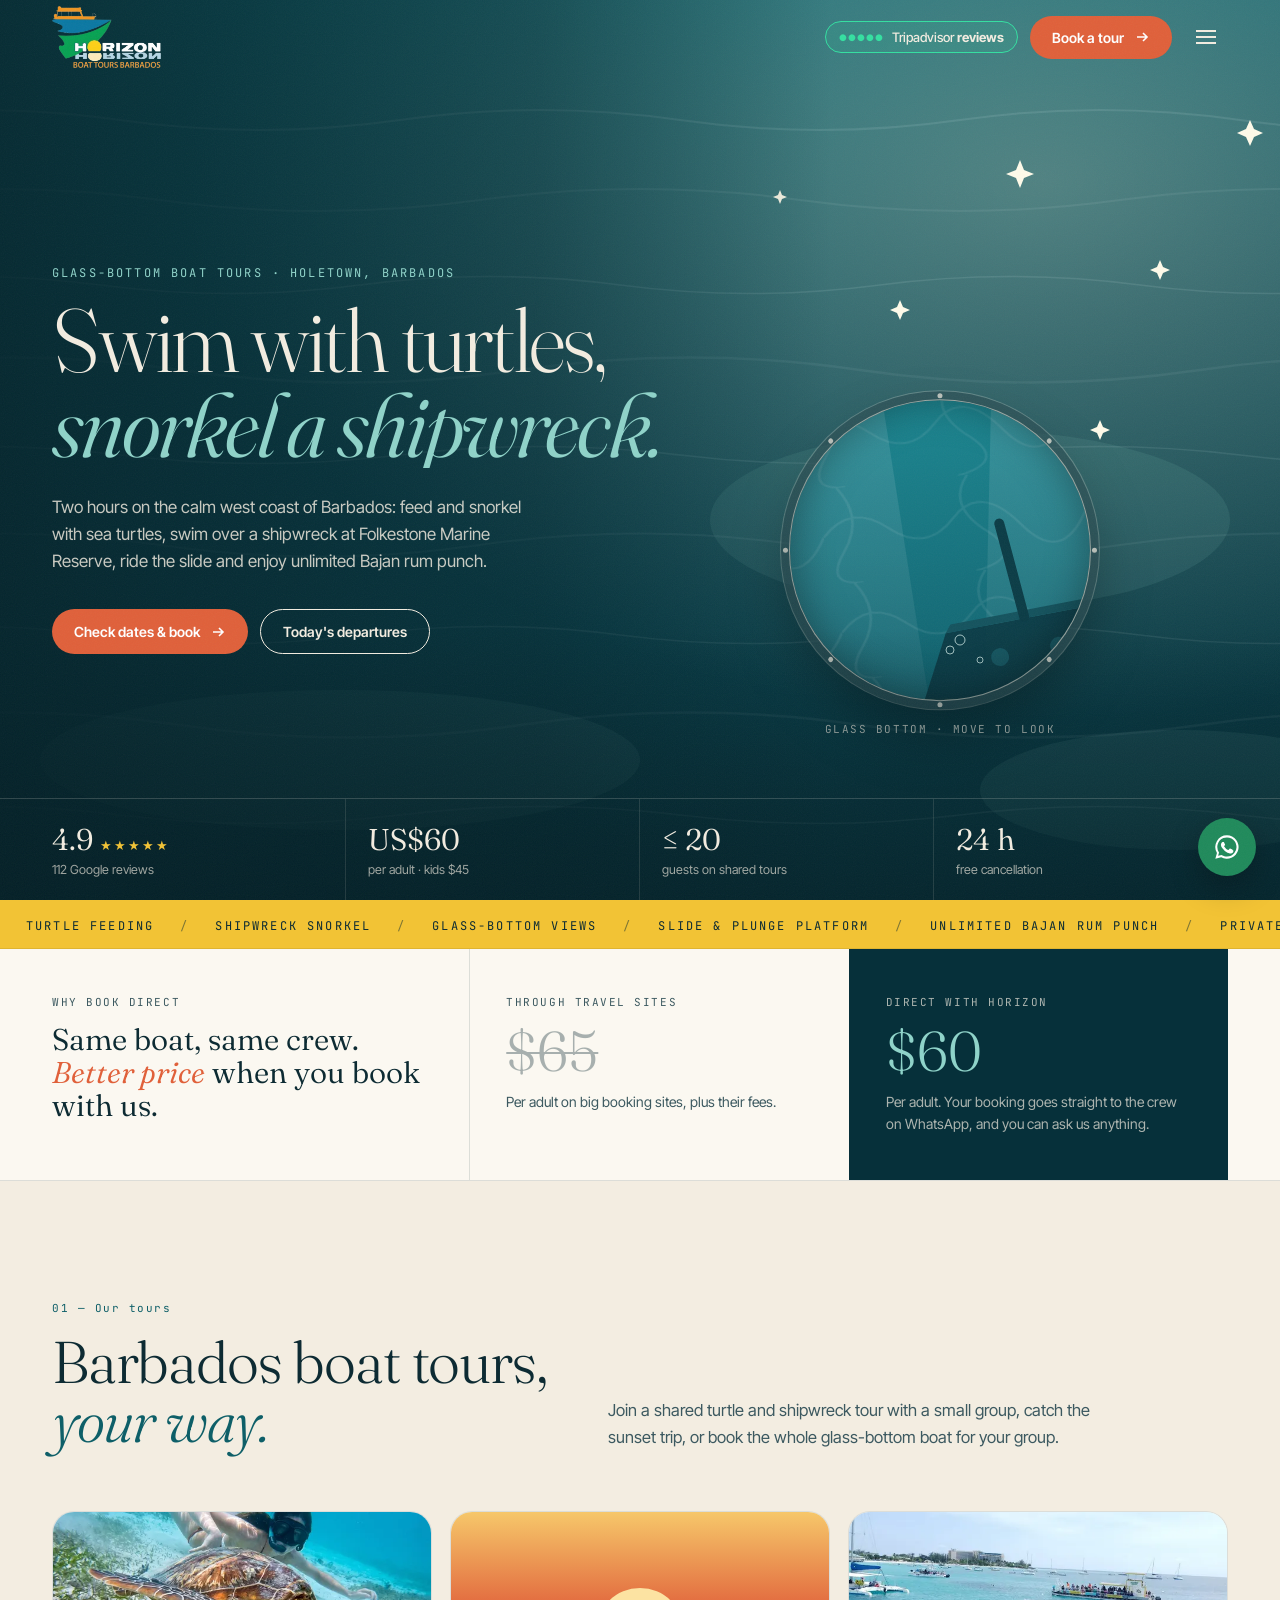
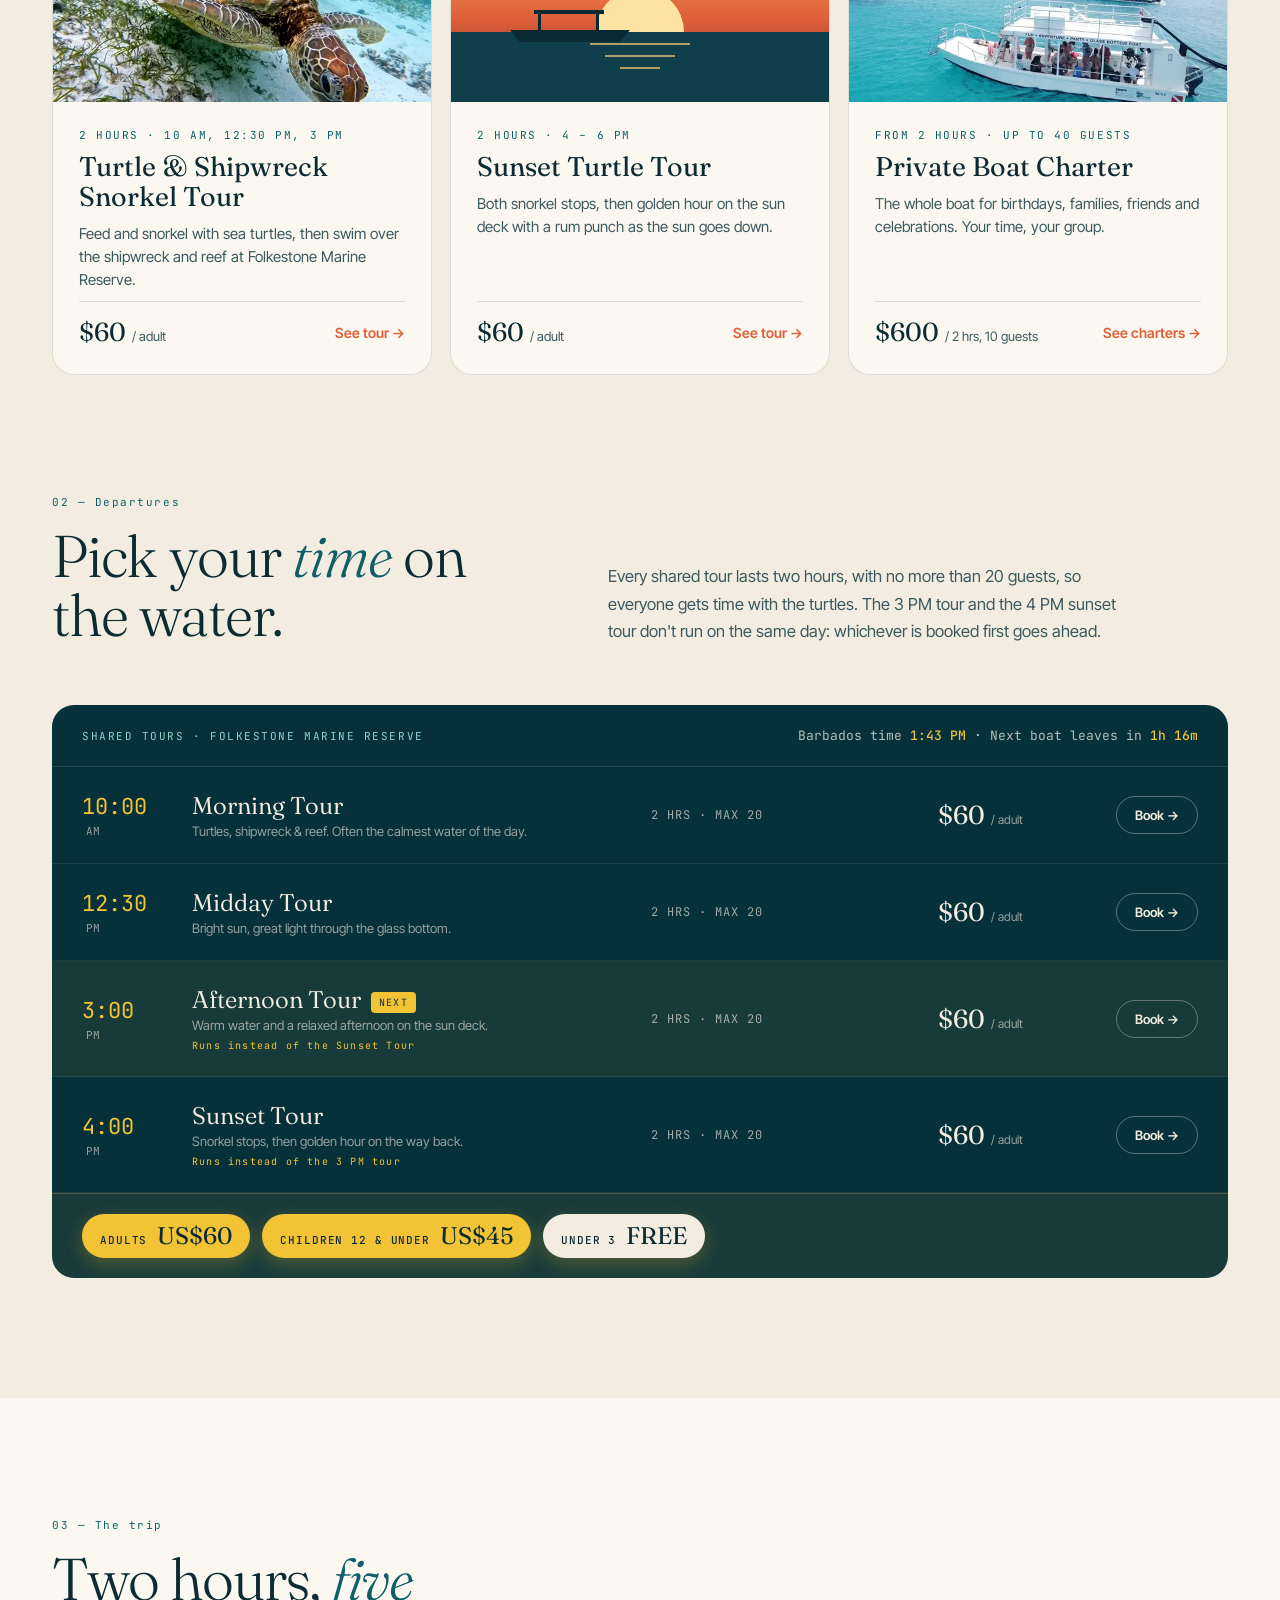
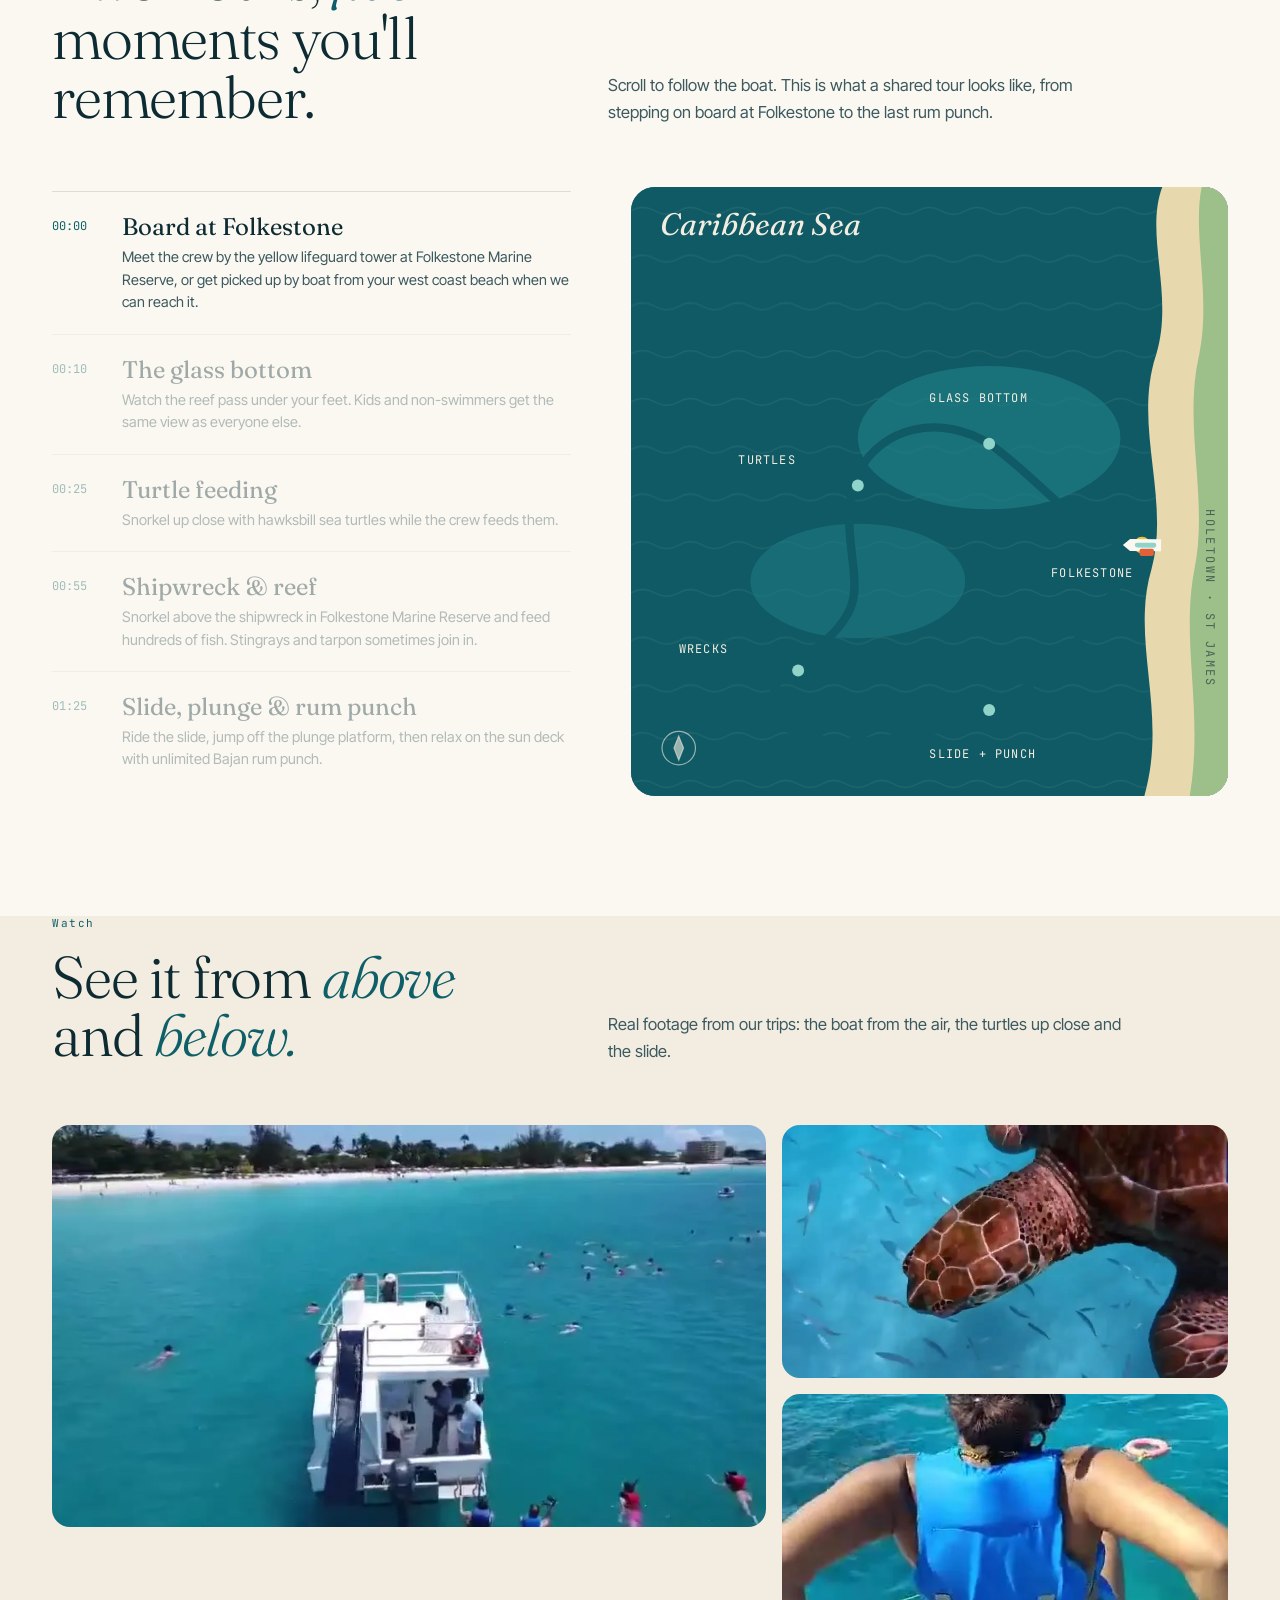
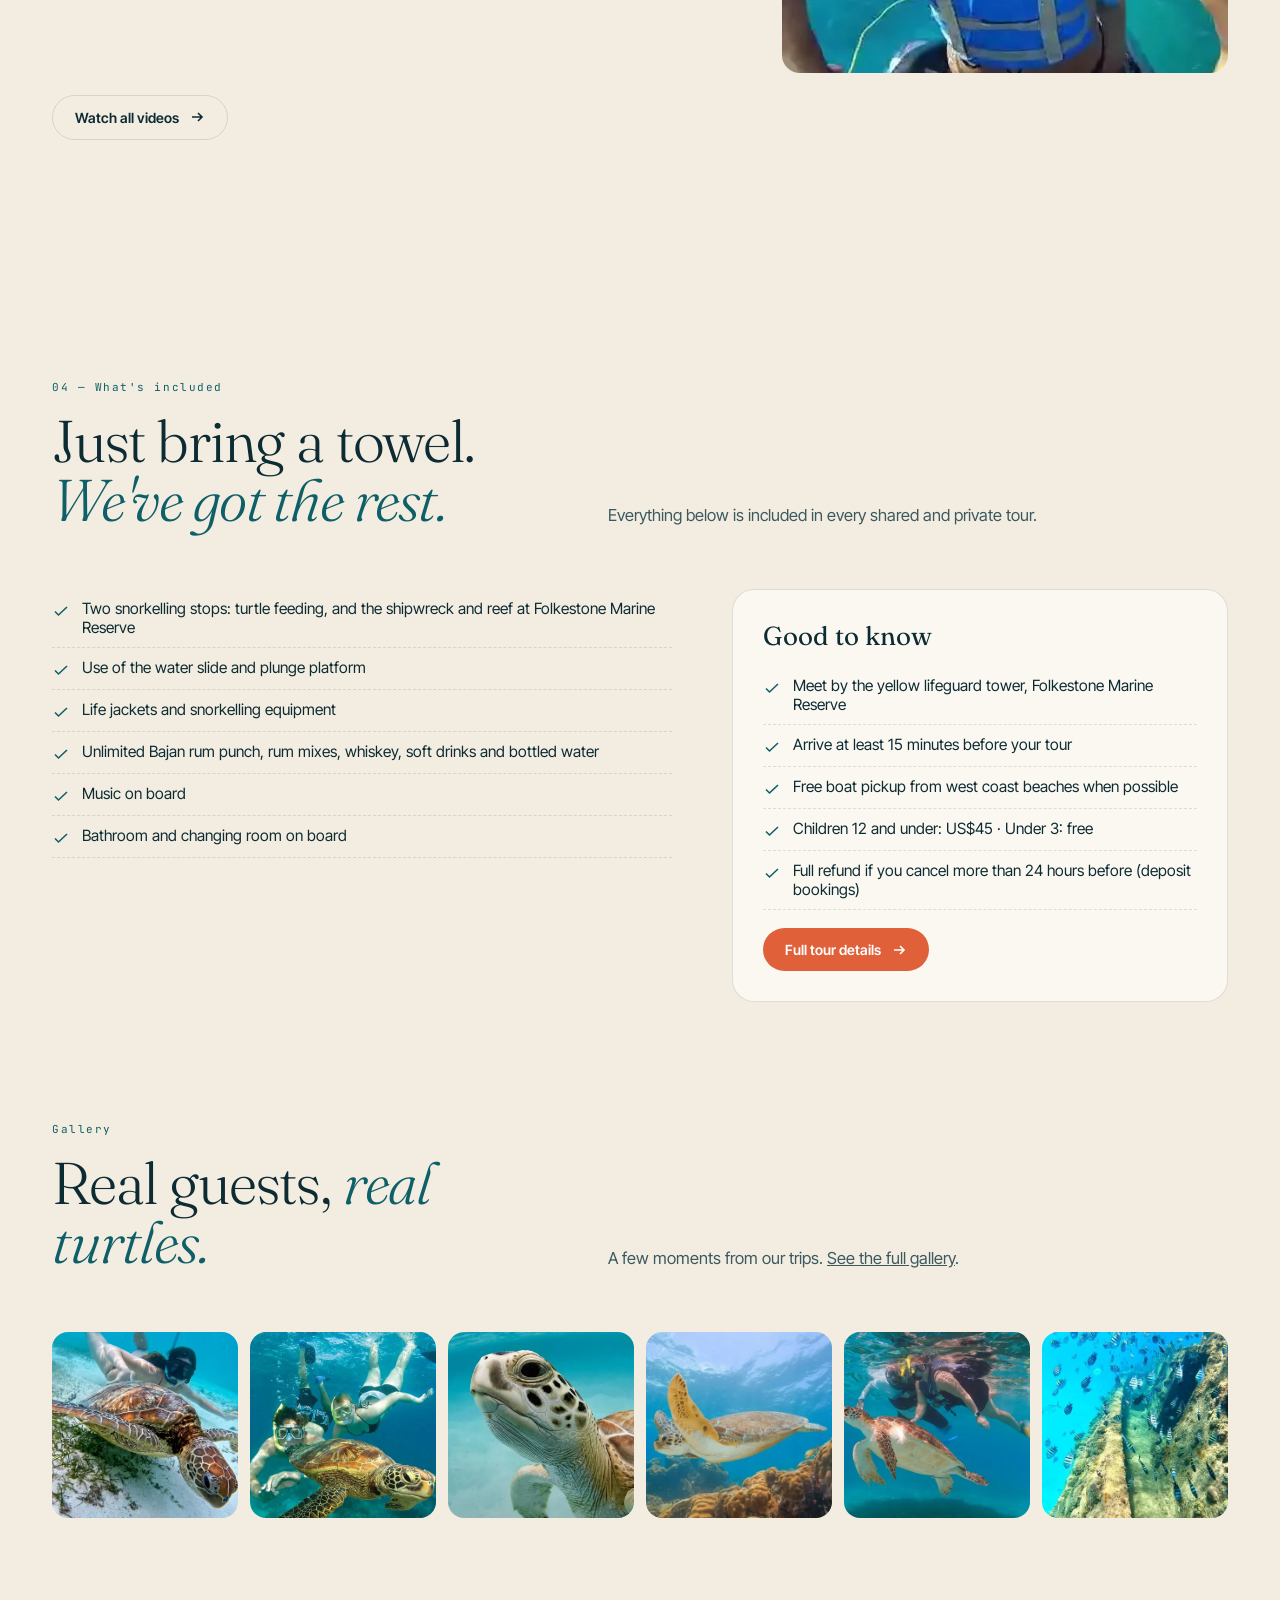
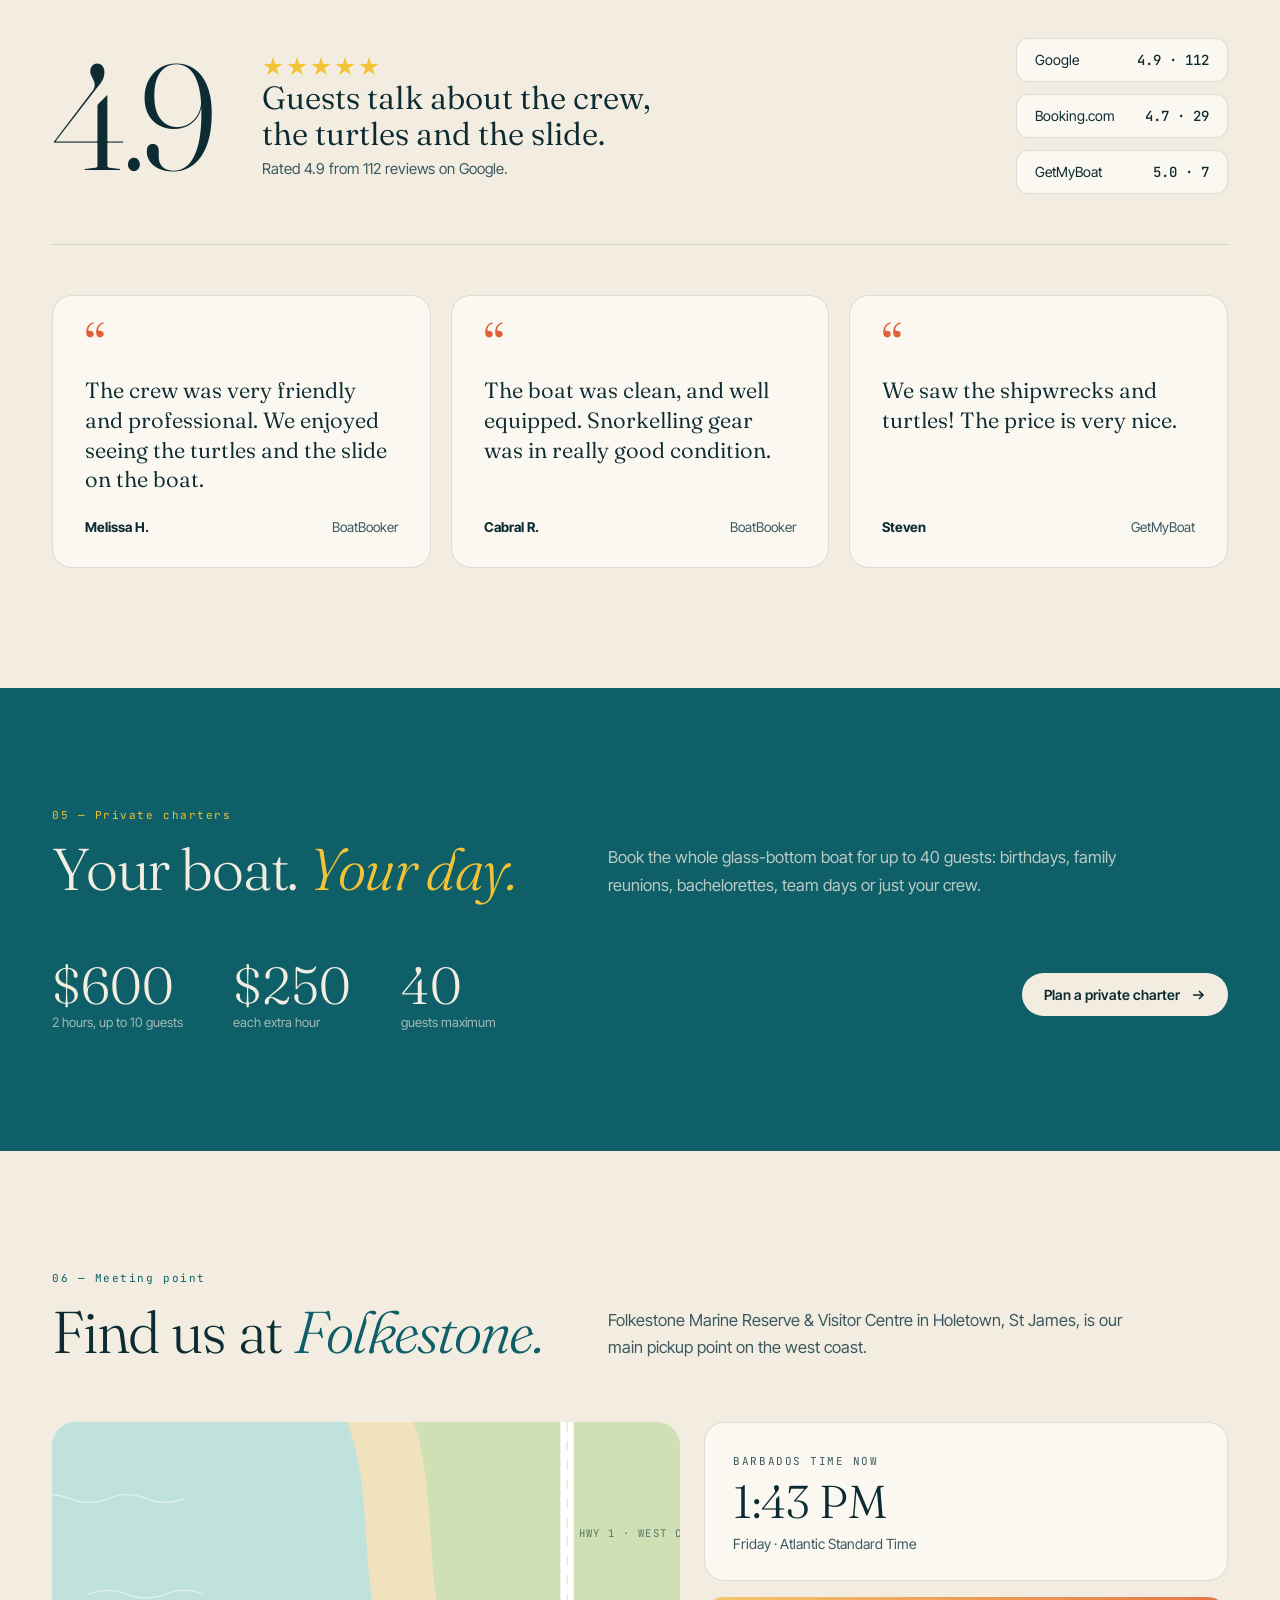
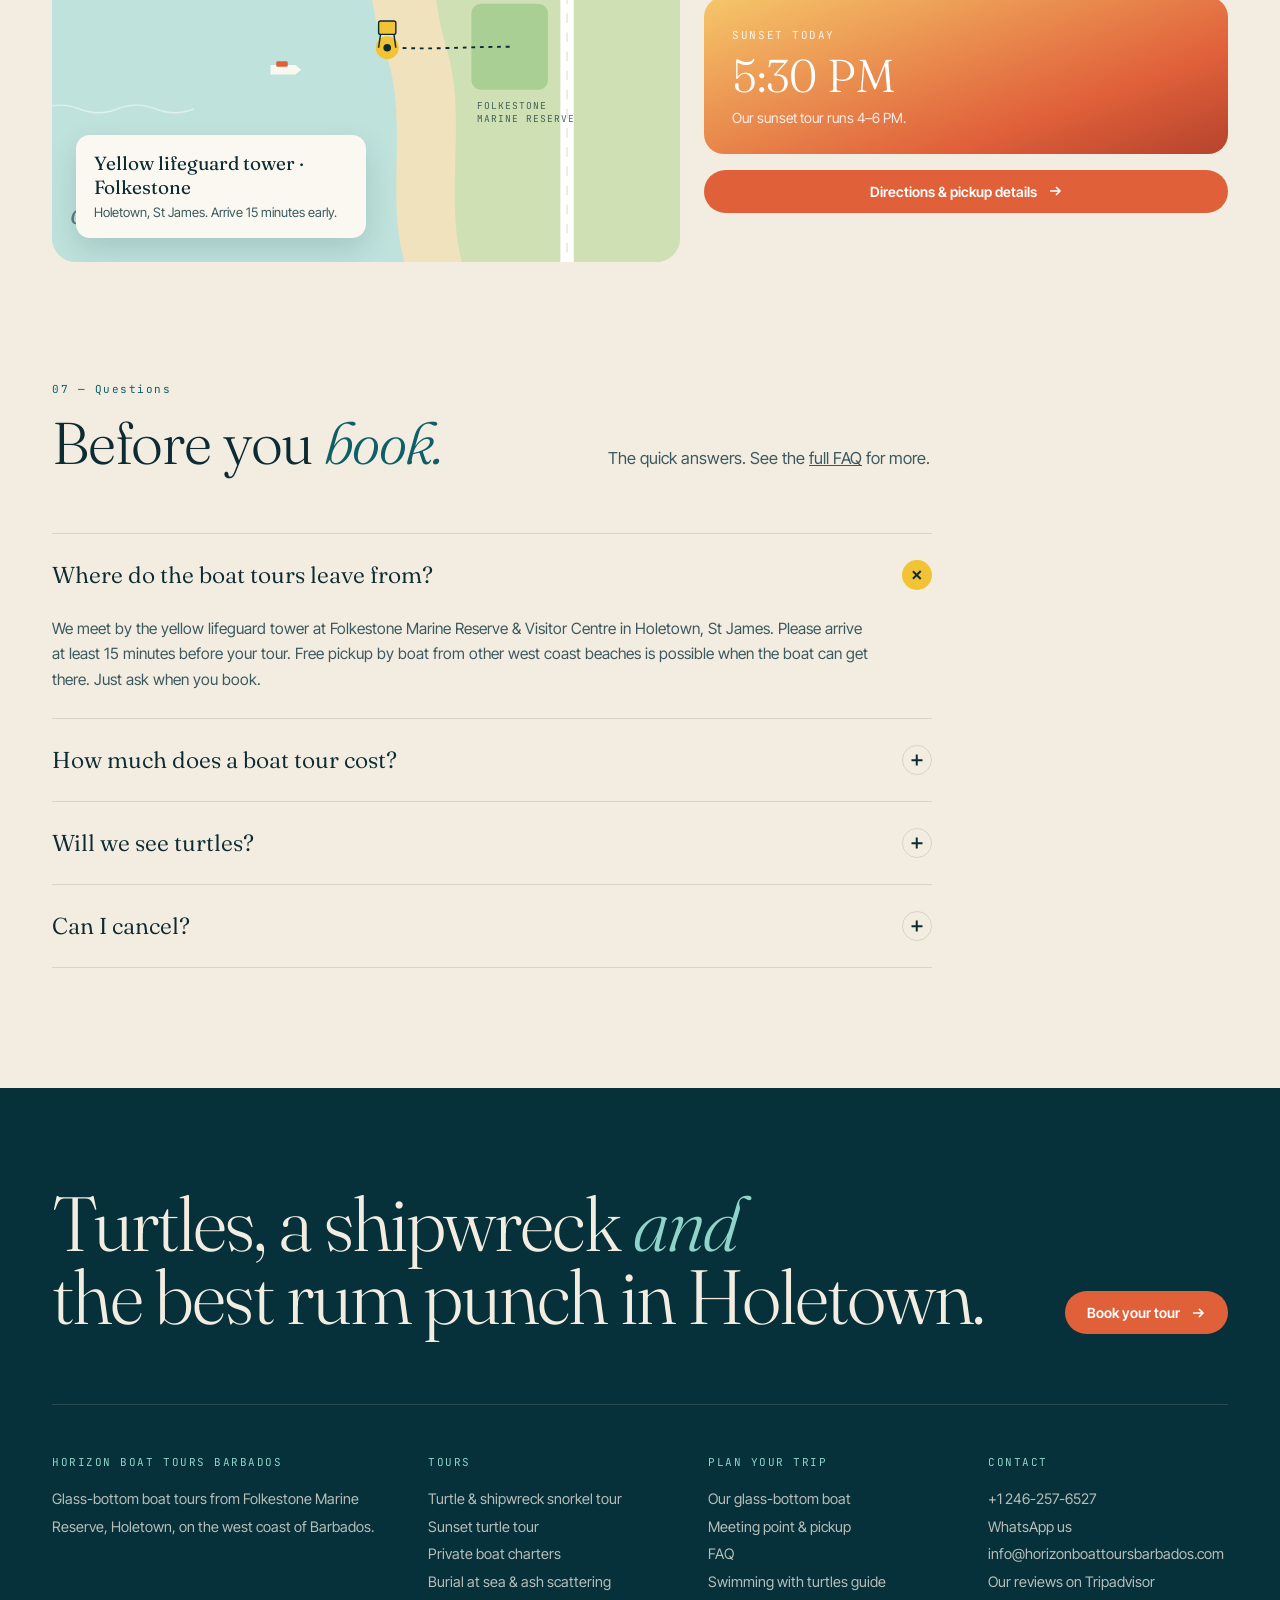
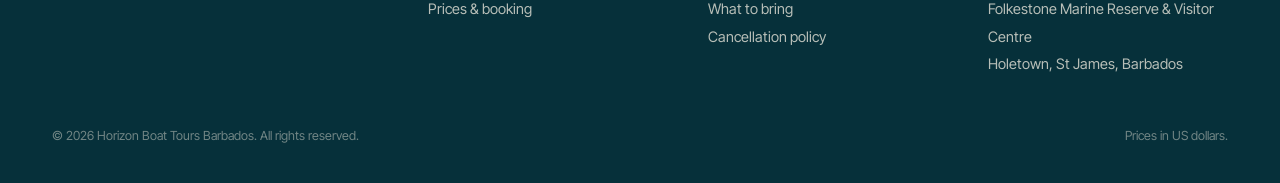
<file: index.html>
<!DOCTYPE html>
<html lang="en">
<head>
<meta charset="UTF-8">
<meta name="viewport" content="width=device-width, initial-scale=1">
<title>Barbados Boat Tours | Turtle &amp; Shipwreck Snorkeling | Horizon</title>
<meta name="description" content="Glass-bottom boat tours in Holetown, Barbados. Swim with turtles, snorkel a shipwreck at Folkestone Marine Reserve, sunset tours &amp; private charters. From $60.">
<meta name="robots" content="noindex,follow">
<link rel="canonical" href="https://www.horizonboattoursbarbados.com/">
<meta property="og:type" content="website">
<meta property="og:site_name" content="Horizon Boat Tours Barbados">
<meta property="og:title" content="Barbados Boat Tours | Turtle &amp; Shipwreck Snorkeling | Horizon">
<meta property="og:description" content="Glass-bottom boat tours in Holetown, Barbados. Swim with turtles, snorkel a shipwreck at Folkestone Marine Reserve, sunset tours &amp; private charters. From $60.">
<meta property="og:url" content="https://www.horizonboattoursbarbados.com/">
<meta property="og:image" content="https://www.horizonboattoursbarbados.com/assets/img/og-horizon-boat-tours-barbados.jpg">
<meta property="og:locale" content="en_US">
<meta name="twitter:card" content="summary_large_image">
<meta name="theme-color" content="#06303A">
<link rel="icon" href="./favicon.ico" sizes="any">
<link rel="icon" type="image/png" sizes="32x32" href="./assets/img/icon-32.png">
<link rel="apple-touch-icon" href="./assets/img/icon-180.png">
<link rel="manifest" href="./site.webmanifest">
<link rel="preconnect" href="https://fonts.googleapis.com">
<link rel="preconnect" href="https://fonts.gstatic.com" crossorigin>
<link href="https://fonts.googleapis.com/css2?family=Fraunces:ital,opsz,wght@0,9..144,300;0,9..144,350;0,9..144,400;1,9..144,300;1,9..144,350;1,9..144,400&family=Inter+Tight:wght@400;500;600&family=JetBrains+Mono:wght@400;500&display=swap" rel="stylesheet">
<link rel="stylesheet" href="./assets/css/style.css">
<script type="application/ld+json">{"@context": "https://schema.org", "@graph": [{"@type": "LocalBusiness", "@id": "https://www.horizonboattoursbarbados.com/#business", "name": "Horizon Boat Tours Barbados", "url": "https://www.horizonboattoursbarbados.com/", "logo": "https://www.horizonboattoursbarbados.com/assets/img/horizon-boat-tours-barbados-logo.png", "image": ["https://www.horizonboattoursbarbados.com/assets/img/glass-bottom-boat-holetown-barbados.jpg"], "description": "Glass-bottom boat tours in Holetown, Barbados: turtle feeding, shipwreck and reef snorkelling, sunset tours and private boat charters for up to 40 guests.", "telephone": "+12462576527", "email": "info@horizonboattoursbarbados.com", "priceRange": "$$", "address": {"@type": "PostalAddress", "streetAddress": "Folkestone Marine Reserve & Visitor Centre", "addressLocality": "Holetown", "addressRegion": "St James", "addressCountry": "BB"}, "geo": {"@type": "GeoCoordinates", "latitude": 13.1856, "longitude": -59.6406}, "areaServed": "West coast of Barbados"}, {"@type": "WebSite", "@id": "https://www.horizonboattoursbarbados.com/#website", "url": "https://www.horizonboattoursbarbados.com/", "name": "Horizon Boat Tours Barbados", "publisher": {"@id": "https://www.horizonboattoursbarbados.com/#business"}}, {"@type": "FAQPage", "mainEntity": [{"@type": "Question", "name": "Where do the boat tours leave from?", "acceptedAnswer": {"@type": "Answer", "text": "We meet by the yellow lifeguard tower at Folkestone Marine Reserve & Visitor Centre in Holetown, St James. Please arrive at least 15 minutes before your tour. Free pickup by boat from other west coast beaches is possible when the boat can get there. Just ask when you book."}}, {"@type": "Question", "name": "How much does a boat tour cost?", "acceptedAnswer": {"@type": "Answer", "text": "Shared tours are US$60 per adult and US$45 for children aged 12 and under. Children under 3 go free. Private charters start at US$600 for 2 hours for up to 10 guests."}}, {"@type": "Question", "name": "Will we see turtles?", "acceptedAnswer": {"@type": "Answer", "text": "Turtle feeding is one of our two snorkel stops on every tour. Sea turtles are wild animals, but the crew knows exactly where they like to feed."}}, {"@type": "Question", "name": "Can I cancel?", "acceptedAnswer": {"@type": "Answer", "text": "Yes. If you paid a deposit, cancel more than 24 hours before your tour for a full refund."}}]}, {"@type": "VideoObject", "name": "Drone view of the Horizon glass-bottom boat off Holetown, Barbados", "description": "Aerial drone footage of the Horizon glass-bottom boat anchored in clear turquoise water off Holetown on the west coast of Barbados.", "thumbnailUrl": "https://www.horizonboattoursbarbados.com/assets/video/glass-bottom-boat-snorkeling-drone-barbados-part-1.webp", "contentUrl": "https://www.horizonboattoursbarbados.com/assets/video/glass-bottom-boat-snorkeling-drone-barbados-part-1.mp4", "uploadDate": "2026-11-27", "duration": "PT42S"}, {"@type": "VideoObject", "name": "Swimming with sea turtles in Barbados", "description": "Underwater video of guests swimming with sea turtles on a Horizon boat tour on the west coast of Barbados.", "thumbnailUrl": "https://www.horizonboattoursbarbados.com/assets/video/swimming-with-sea-turtles-underwater-barbados-part-1.webp", "contentUrl": "https://www.horizonboattoursbarbados.com/assets/video/swimming-with-sea-turtles-underwater-barbados-part-1.mp4", "uploadDate": "2026-11-27", "duration": "PT35S"}, {"@type": "VideoObject", "name": "Riding the water slide into the sea", "description": "A guest riding the Horizon boat water slide into the turquoise sea off Barbados.", "thumbnailUrl": "https://www.horizonboattoursbarbados.com/assets/video/water-slide-boat-tour-barbados.webp", "contentUrl": "https://www.horizonboattoursbarbados.com/assets/video/water-slide-boat-tour-barbados.mp4", "uploadDate": "2026-11-27", "duration": "PT6S"}]}</script>
</head>
<body>
<a class="skip" href="#main">Skip to content</a>
<div class="toast" id="toast" role="status" aria-live="polite"></div>
<nav id="nav" aria-label="Main"><div class="wrap nav-in">
  <a href="./" class="nav-logo" aria-label="Horizon Boat Tours Barbados, home"><img class="lt" src="./assets/img/logo-light.webp" alt="Horizon Boat Tours Barbados" width="420" height="239"><img class="dk" src="./assets/img/logo.webp" alt="" width="420" height="239" aria-hidden="true"></a>
  <div class="links"><a href="./" aria-current="page">Home</a><a href="./barbados-turtle-snorkeling-tour/">Turtle & Shipwreck Tour</a><a href="./barbados-sunset-cruise/">Sunset Tour</a><a href="./private-boat-charter-barbados/">Private Charters</a><a href="./glass-bottom-boat-barbados/">Our Boat</a><a href="./gallery/">Gallery</a><a href="./faq/">FAQ</a></div>
  <div class="nav-r">
    <a class="ta-pill" href="https://www.tripadvisor.com/Search?q=Horizon%20Boat%20Tours%20Barbados" target="_blank" rel="noopener" aria-label="Read our reviews on Tripadvisor"><span class="dots" aria-hidden="true">●●●●●</span><span class="tx">Tripadvisor <b>reviews</b></span></a>
    <a href="./book/" class="btn btn-coral">Book a tour <svg viewBox="0 0 16 16" fill="none" stroke="currentColor" stroke-width="1.6" aria-hidden="true"><path d="M3 8h10M9 4l4 4-4 4"/></svg></a>
    <button class="burger" type="button" aria-label="Open menu" aria-expanded="false" aria-controls="mmenu"><i></i><i></i><i></i></button>
  </div>
</div></nav>
<div class="mmenu" id="mmenu"><a href="./">Home</a><a href="./barbados-turtle-snorkeling-tour/">Turtle & Shipwreck Tour</a><a href="./barbados-sunset-cruise/">Sunset Tour</a><a href="./private-boat-charter-barbados/">Private Charters</a><a href="./glass-bottom-boat-barbados/">Our Boat</a><a href="./gallery/">Gallery</a><a href="./faq/">FAQ</a><a href="./folkestone-marine-reserve-meeting-point/">Meeting Point</a><a href="./burial-at-sea-barbados/">Burial at sea</a><a href="./guides/swimming-with-turtles-barbados/">Turtle guide</a><a href="https://www.tripadvisor.com/Search?q=Horizon%20Boat%20Tours%20Barbados" target="_blank" rel="noopener">Our Tripadvisor reviews</a><a href="./book/" class="btn btn-coral">Book a tour <svg viewBox="0 0 16 16" fill="none" stroke="currentColor" stroke-width="1.6" aria-hidden="true"><path d="M3 8h10M9 4l4 4-4 4"/></svg></a></div>
<main id="main">
<header class="hero" id="top">
  <!-- surface -->
  <svg class="layer" viewBox="0 0 1440 900" preserveAspectRatio="xMidYMid slice" aria-hidden="true">
    <defs>
      <linearGradient id="sg" x1="0" y1="0" x2=".3" y2="1"><stop offset="0" stop-color="#11707A"/><stop offset=".55" stop-color="#0B4C58"/><stop offset="1" stop-color="#073640"/></linearGradient>
      <radialGradient id="sun" cx=".78" cy=".2" r=".6"><stop offset="0" stop-color="#FFF4D6" stop-opacity=".28"/><stop offset="1" stop-color="#FFF4D6" stop-opacity="0"/></radialGradient>
    </defs>
    <rect width="1440" height="900" fill="url(#sg)"/>
    <rect width="1440" height="900" fill="url(#sun)"/>
    <g opacity=".09" fill="#9FE0D4">
      <ellipse cx="1050" cy="520" rx="260" ry="90"/><ellipse cx="420" cy="760" rx="300" ry="70"/><ellipse cx="1260" cy="790" rx="200" ry="60"/>
    </g>
    <g fill="none" stroke="#E8FFF9" stroke-linecap="round">
      <g class="wave" stroke-opacity=".10" stroke-width="2"><path d="M-80 120 Q 60 100 200 120 T 480 120 T 760 120 T 1040 120 T 1320 120 T 1600 120"/></g>
      <g class="wave" stroke-opacity=".07" stroke-width="2"><path d="M-80 200 Q 80 178 240 200 T 560 200 T 880 200 T 1200 200 T 1520 200"/></g>
      <g class="wave" stroke-opacity=".10" stroke-width="1.6"><path d="M-80 285 Q 50 268 180 285 T 440 285 T 700 285 T 960 285 T 1220 285 T 1480 285"/></g>
      <g class="wave" stroke-opacity=".06" stroke-width="2.4"><path d="M-80 370 Q 90 345 260 370 T 600 370 T 940 370 T 1280 370 T 1620 370"/></g>
      <g class="wave" stroke-opacity=".09" stroke-width="1.6"><path d="M-80 455 Q 60 438 200 455 T 480 455 T 760 455 T 1040 455 T 1320 455 T 1600 455"/></g>
      <g class="wave" stroke-opacity=".06" stroke-width="2"><path d="M-80 545 Q 80 522 240 545 T 560 545 T 880 545 T 1200 545 T 1520 545"/></g>
      <g class="wave" stroke-opacity=".08" stroke-width="1.6"><path d="M-80 635 Q 50 618 180 635 T 440 635 T 700 635 T 960 635 T 1220 635 T 1480 635"/></g>
      <g class="wave" stroke-opacity=".06" stroke-width="2.4"><path d="M-80 725 Q 90 700 260 725 T 600 725 T 940 725 T 1280 725 T 1620 725"/></g>
      <g class="wave" stroke-opacity=".08" stroke-width="1.6"><path d="M-80 815 Q 60 798 200 815 T 480 815 T 760 815 T 1040 815 T 1320 815 T 1600 815"/></g>
    </g>
    <g fill="#FFFBEA">
      <path class="glint" style="animation-delay:0s" d="M1100 160 l4 10 l10 4 l-10 4 l-4 10 l-4 -10 l-10 -4 l10 -4z"/>
      <path class="glint" style="animation-delay:.8s" d="M1240 260 l3 7 l7 3 l-7 3 l-3 7 l-3 -7 l-7 -3 l7 -3z"/>
      <path class="glint" style="animation-delay:1.6s" d="M980 300 l3 7 l7 3 l-7 3 l-3 7 l-3 -7 l-7 -3 l7 -3z"/>
      <path class="glint" style="animation-delay:2.3s" d="M1330 120 l4 9 l9 4 l-9 4 l-4 9 l-4 -9 l-9 -4 l9 -4z"/>
      <path class="glint" style="animation-delay:1.1s" d="M860 190 l2 5 l5 2 l-5 2 l-2 5 l-2 -5 l-5 -2 l5 -2z"/>
      <path class="glint" style="animation-delay:2.9s" d="M1180 420 l3 7 l7 3 l-7 3 l-3 7 l-3 -7 l-7 -3 l7 -3z"/>
    </g>
  </svg>

  <!-- underwater, revealed by glass -->
  <svg class="layer under" id="under" viewBox="0 0 1440 900" preserveAspectRatio="xMidYMid slice" aria-hidden="true">
    <defs>
      <linearGradient id="ug" x1="0" y1="0" x2="0" y2="1"><stop offset="0" stop-color="#5CC8BE"/><stop offset=".45" stop-color="#1B8590"/><stop offset="1" stop-color="#0A4A57"/></linearGradient>
      <linearGradient id="sand" x1="0" y1="0" x2="0" y2="1"><stop offset="0" stop-color="#E4D3A2"/><stop offset="1" stop-color="#B49E68"/></linearGradient>
      <linearGradient id="rayg" x1="0" y1="0" x2="0" y2="1"><stop offset="0" stop-color="#fff" stop-opacity=".22"/><stop offset="1" stop-color="#fff" stop-opacity="0"/></linearGradient>
      <pattern id="cp" width="120" height="60" patternUnits="userSpaceOnUse" patternTransform="scale(2.2 1.6) rotate(-8)">
        <path d="M0 30 Q 15 10 30 28 T 60 26 T 90 34 T 120 30 M10 0 Q 20 20 8 40 T 14 60 M70 0 Q 58 18 74 36 T 66 60" fill="none" stroke="#fff" stroke-width="1.2" stroke-opacity=".08"/>
      </pattern>
      <linearGradient id="shell" x1="0" y1="0" x2="1" y2="1"><stop offset="0" stop-color="#9C6A32"/><stop offset="1" stop-color="#5A3A1A"/></linearGradient>
      <g id="fishS"><path d="M0 0 C 10 -7 22 -7 30 0 C 22 7 10 7 0 0 Z M30 0 L 40 -7 L 38 0 L 40 7 Z" fill="#F4D35E"/><circle cx="7" cy="-1" r="1.4" fill="#0A3640"/></g>
    </defs>
    <rect width="1440" height="900" fill="url(#ug)"/>
    <g class="caus"><rect x="-200" y="-100" width="1900" height="1100" fill="url(#cp)"/></g>
    <g fill="url(#rayg)">
      <polygon class="ray" points="820,0 900,0 1040,900 760,900"/>
      <polygon class="ray" points="1080,0 1130,0 1260,900 1060,900"/>
      <polygon class="ray" points="560,0 600,0 680,900 470,900"/>
    </g>
    <!-- sea floor -->
    <path d="M0 740 Q 200 700 420 728 T 860 715 T 1260 735 T 1440 720 V900 H0 Z" fill="url(#sand)"/>
    <g fill="none" stroke="#9C8654" stroke-opacity=".5" stroke-width="2">
      <path d="M60 790 q30 -8 60 0 t60 0"/><path d="M320 820 q30 -8 60 0 t60 0 t60 0"/><path d="M700 800 q30 -8 60 0 t60 0"/><path d="M1120 830 q30 -8 60 0 t60 0 t60 0"/>
    </g>
    <!-- shipwreck -->
    <g transform="translate(980 600) rotate(-9)" fill="#0B3C46">
      <path d="M0 120 L 40 40 L 360 30 L 420 110 Z" opacity=".95"/>
      <path d="M40 40 L 360 30 L 352 22 L 46 32 Z" fill="#14535E"/>
      <g stroke="#0B3C46" stroke-width="10" stroke-linecap="round"><line x1="120" y1="36" x2="110" y2="-60"/><line x1="250" y1="32" x2="270" y2="-20"/></g>
      <g fill="#1A6470" opacity=".7"><circle cx="90" cy="72" r="9"/><circle cx="150" cy="70" r="9"/><circle cx="210" cy="68" r="9"/><circle cx="270" cy="66" r="9"/></g>
      <path d="M300 30 l 30 -50 l 18 8 l -24 44z" fill="#0E4752"/>
    </g>
    <!-- reef -->
    <g>
      <path class="fan" d="M180 760 C 150 690 170 640 200 600 C 230 640 250 690 220 760 Z" fill="#E38A6B"/>
      <path class="fan" style="animation-delay:-2s" d="M240 765 C 230 720 250 690 270 670 C 290 690 300 725 285 765 Z" fill="#C7678C"/>
      <ellipse cx="140" cy="760" rx="60" ry="26" fill="#D9A15A"/>
      <ellipse cx="320" cy="768" rx="40" ry="18" fill="#7FBF8E"/>
      <path class="fan" style="animation-delay:-1s" d="M640 740 C 620 680 640 650 660 630 C 680 650 690 690 672 740 Z" fill="#E7B04B"/>
      <ellipse cx="690" cy="742" rx="46" ry="18" fill="#C7678C" opacity=".85"/>
      <path class="fan" style="animation-delay:-3s" d="M1340 735 C 1320 670 1340 640 1365 615 C 1390 640 1400 680 1378 735 Z" fill="#E38A6B"/>
    </g>
    <!-- far turtle -->
    <g class="turtle2" opacity=".45"><g transform="translate(0 330) scale(.55)">
      <use href="#tt"/>
    </g></g>
    <!-- turtle (hawksbill) -->
    <g class="turtle"><g transform="translate(0 420)"><g class="bob" id="tt">
      <path class="flip-f" d="M120 -30 C 150 -90 210 -110 240 -100 C 210 -70 170 -40 140 -20 Z" fill="#6E7F55"/>
      <path class="flip-b" d="M40 -18 C 20 -50 0 -60 -18 -56 C -5 -38 15 -24 34 -10 Z" fill="#6E7F55"/>
      <path class="flip-f" style="animation-delay:-.4s" d="M120 30 C 150 90 210 110 240 100 C 210 70 170 40 140 20 Z" fill="#5C6C45"/>
      <path class="flip-b" style="animation-delay:-.4s" d="M40 18 C 20 50 0 60 -18 56 C -5 38 15 24 34 10 Z" fill="#5C6C45"/>
      <path d="M180 0 C 196 -16 226 -16 236 0 C 226 16 196 16 180 0 Z" fill="#7E8E60"/>
      <circle cx="222" cy="-4" r="3" fill="#0A2A30"/>
      <ellipse cx="100" cy="0" rx="92" ry="58" fill="url(#shell)"/>
      <g fill="none" stroke="#2E1E0C" stroke-width="2.4" stroke-opacity=".7">
        <path d="M60 -20 L 100 -32 L 140 -20 L 140 20 L 100 32 L 60 20 Z"/>
        <path d="M60 -20 L 30 -36 M140 -20 L 168 -34 M60 20 L 30 36 M140 20 L 168 34 M100 -32 L 100 -56 M100 32 L 100 56 M60 -20 L 20 0 L 60 20 M140 -20 L 184 0 L 140 20"/>
      </g>
      <g fill="#E7B05E" opacity=".35"><circle cx="85" cy="-8" r="9"/><circle cx="118" cy="10" r="7"/><circle cx="45" cy="-34" r="5"/><circle cx="150" cy="30" r="5"/></g>
    </g></g></g>
    <!-- fish school -->
    <g class="school"><g transform="translate(0 250)">
      <g class="fish"><use href="#fishS" transform="translate(0 0)"/></g>
      <g class="fish" style="animation-delay:-.3s"><use href="#fishS" transform="translate(50 -24)"/></g>
      <g class="fish" style="animation-delay:-.6s"><use href="#fishS" transform="translate(62 22)"/></g>
      <g class="fish" style="animation-delay:-.2s"><use href="#fishS" transform="translate(104 -6)"/></g>
      <g class="fish" style="animation-delay:-.8s"><use href="#fishS" transform="translate(120 -40)"/></g>
      <g class="fish" style="animation-delay:-.5s"><use href="#fishS" transform="translate(150 26)"/></g>
      <g class="fish" style="animation-delay:-.1s"><use href="#fishS" transform="translate(178 -18)"/></g>
      <g class="fish" style="animation-delay:-.7s"><use href="#fishS" transform="translate(212 8)"/></g>
    </g></g>
    <!-- bubbles -->
    <g fill="none" stroke="#E8FFFA" stroke-opacity=".7">
      <circle class="bub" cx="1040" cy="640" r="5"/><circle class="bub" style="animation-delay:-2s" cx="1060" cy="660" r="3"/><circle class="bub" style="animation-delay:-4s" cx="1030" cy="650" r="4"/>
      <circle class="bub" style="animation-delay:-1s" cx="240" cy="700" r="4"/><circle class="bub" style="animation-delay:-3.5s" cx="255" cy="720" r="2.5"/>
      <circle class="bub" style="animation-delay:-5s" cx="1250" cy="700" r="4"/>
    </g>
  </svg>

  <div class="ring" id="ring"><span class="tag mono">Glass bottom · move to look</span></div>
  <div class="hero-shade"></div>

  
  <div class="wrap hero-in">
    <h1><span class="kick">Glass-bottom boat tours · Holetown, Barbados</span><span class="ln"><span>Swim with turtles,</span></span><span class="ln"><span><em>snorkel a shipwreck.</em></span></span></h1>
    <p class="lede">Two hours on the calm west coast of Barbados: feed and snorkel with sea turtles, swim over a shipwreck at Folkestone Marine Reserve, ride the slide and enjoy unlimited Bajan rum punch.</p>
    <div class="ctas"><a href="./book/" class="btn btn-coral">Check dates &amp; book <svg viewBox="0 0 16 16" fill="none" stroke="currentColor" stroke-width="1.6" aria-hidden="true"><path d="M3 8h10M9 4l4 4-4 4"/></svg></a><a href="#departures" class="btn btn-line">Today's departures</a></div>
  </div>
  <div class="hero-stats"><div class="wrap">
    <div class="hs"><b><span class="cnt" data-to="4.9" data-dec="1">4.9</span> <span class="stars">★★★★★</span></b><span>112 Google reviews</span></div>
    <div class="hs"><b>US$60</b><span>per adult · kids $45</span></div>
    <div class="hs"><b>≤ <span class="cnt" data-to="20">20</span></b><span>guests on shared tours</span></div>
    <div class="hs"><b>24 h</b><span>free cancellation</span></div>
  </div></div>
</header>
<div class="marq" aria-hidden="true"><div><span>Turtle feeding</span><span class="s">/</span><span>Shipwreck snorkel</span><span class="s">/</span><span>Glass-bottom views</span><span class="s">/</span><span>Slide &amp; plunge platform</span><span class="s">/</span><span>Unlimited Bajan rum punch</span><span class="s">/</span><span>Private charters up to 40</span><span class="s">/</span><span>Turtle feeding</span><span class="s">/</span><span>Shipwreck snorkel</span><span class="s">/</span><span>Glass-bottom views</span><span class="s">/</span><span>Slide &amp; plunge platform</span><span class="s">/</span><span>Unlimited Bajan rum punch</span><span class="s">/</span><span>Private charters up to 40</span><span class="s">/</span></div></div>

<section class="direct"><div class="wrap">
  <div class="dc rv"><span class="mono">Why book direct</span><h2 style="font-family:var(--serif);font-weight:350;font-size:30px;line-height:1.1">Same boat, same crew. <em style="color:var(--coral)">Better price</em> when you book with us.</h2></div>
  <div class="dc rv"><span class="mono">Through travel sites</span><div class="price"><s>$65</s></div><p>Per adult on big booking sites, plus their fees.</p></div>
  <div class="dc win rv"><span class="mono">Direct with Horizon</span><div class="price">$60</div><p>Per adult. Your booking goes straight to the crew on WhatsApp, and you can ask us anything.</p></div>
</div></section>

<section class="sec" id="tours"><div class="wrap">
  <div class="sh"><div class="rv"><span class="num">01 — Our tours</span><h2>Barbados boat tours, <em>your way.</em></h2></div><p class="rv">Join a shared turtle and shipwreck tour with a small group, catch the sunset trip, or book the whole glass-bottom boat for your group.</p></div>
  <div class="tour-cards">
    <a class="tc rv" href="./barbados-turtle-snorkeling-tour/"><div class="art"><img src="./assets/img/gallery/snorkeling-with-sea-turtle-barbados-640.webp" alt="Snorkeller swimming with a sea turtle in Barbados" width="640" height="427" loading="lazy"></div><div class="bd"><span class="mono">2 hours · 10 AM, 12:30 PM, 3 PM</span><h3>Turtle &amp; Shipwreck Snorkel Tour</h3><p>Feed and snorkel with sea turtles, then swim over the shipwreck and reef at Folkestone Marine Reserve.</p><div class="ft"><b>$60 <small>/ adult</small></b><span>See tour →</span></div></div></a>
    <a class="tc rv" href="./barbados-sunset-cruise/"><div class="art"><svg viewBox="0 0 400 190" preserveAspectRatio="xMidYMid slice" aria-hidden="true"><defs><linearGradient id="gs" x1="0" y1="0" x2="0" y2="1"><stop offset="0" stop-color="#F6C76A"/><stop offset=".55" stop-color="#E0603A"/><stop offset="1" stop-color="#7A2E2A"/></linearGradient></defs><rect width="400" height="190" fill="url(#gs)"/><circle cx="200" cy="120" r="44" fill="#FCE3A2"/><rect y="120" width="400" height="70" fill="#0E3F4A"/><g stroke="#F6C76A" stroke-width="2" opacity=".7"><line x1="150" y1="132" x2="250" y2="132"/><line x1="165" y1="144" x2="235" y2="144"/><line x1="180" y1="156" x2="220" y2="156"/></g><g fill="#0A2A33" transform="translate(70 96)"><path d="M0 22 L120 22 L110 34 L10 34 Z"/><rect x="24" y="2" width="70" height="4"/><rect x="28" y="6" width="3" height="16"/><rect x="86" y="6" width="3" height="16"/></g></svg></div><div class="bd"><span class="mono">2 hours · 4 – 6 PM</span><h3>Sunset Turtle Tour</h3><p>Both snorkel stops, then golden hour on the sun deck with a rum punch as the sun goes down.</p><div class="ft"><b>$60 <small>/ adult</small></b><span>See tour →</span></div></div></a>
    <a class="tc rv" href="./private-boat-charter-barbados/"><div class="art"><img src="./assets/img/gallery/glass-bottom-boat-with-guests-barbados-640.webp" alt="Horizon glass-bottom boat full of guests on a private charter in Barbados" width="640" height="360" loading="lazy"></div><div class="bd"><span class="mono">From 2 hours · up to 40 guests</span><h3>Private Boat Charter</h3><p>The whole boat for birthdays, families, friends and celebrations. Your time, your group.</p><div class="ft"><b>$600 <small>/ 2 hrs, 10 guests</small></b><span>See charters →</span></div></div></a>
  </div>
</div></section>

<section class="sec" id="departures" style="padding-top:0"><div class="wrap">
  <div class="sh"><div class="rv"><span class="num">02 — Departures</span><h2>Pick your <em>time</em> on the water.</h2></div><p class="rv">Every shared tour lasts two hours, with no more than 20 guests, so everyone gets time with the turtles. The 3 PM tour and the 4 PM sunset tour don't run on the same day: whichever is booked first goes ahead.</p></div>
  <div class="board rv">
    <div class="board-top"><span class="mono">Shared tours · Folkestone Marine Reserve</span><span class="clock">Barbados time <b data-bbtime>--:--</b> · Next boat leaves in <b data-nextin>--</b></span></div>
    <div id="rows"></div>
    <div class="board-foot price-tags"><span class="pt"><small>Adults</small><b>US$60</b></span><span class="pt"><small>Children 12 &amp; under</small><b>US$45</b></span><span class="pt free"><small>Under 3</small><b>FREE</b></span></div>
  </div>
</div></section>

<section class="sec route" id="trip"><div class="wrap">
  <div class="sh"><div class="rv"><span class="num">03 — The trip</span><h2>Two hours, <em>five</em> moments you'll remember.</h2></div><p class="rv">Scroll to follow the boat. This is what a shared tour looks like, from stepping on board at Folkestone to the last rum punch.</p></div>
  <div class="route-grid">
    <ol class="steps" id="steps">
      <li><span class="n">00:00</span><div><h3 style="font-family:var(--serif);font-weight:400;font-size:24px">Board at Folkestone</h3><p>Meet the crew by the yellow lifeguard tower at Folkestone Marine Reserve, or get picked up by boat from your west coast beach when we can reach it.</p></div></li>
      <li><span class="n">00:10</span><div><h3 style="font-family:var(--serif);font-weight:400;font-size:24px">The glass bottom</h3><p>Watch the reef pass under your feet. Kids and non-swimmers get the same view as everyone else.</p></div></li>
      <li><span class="n">00:25</span><div><h3 style="font-family:var(--serif);font-weight:400;font-size:24px">Turtle feeding</h3><p>Snorkel up close with hawksbill sea turtles while the crew feeds them.</p></div></li>
      <li><span class="n">00:55</span><div><h3 style="font-family:var(--serif);font-weight:400;font-size:24px">Shipwreck &amp; reef</h3><p>Snorkel above the shipwreck in Folkestone Marine Reserve and feed hundreds of fish. Stingrays and tarpon sometimes join in.</p></div></li>
      <li><span class="n">01:25</span><div><h3 style="font-family:var(--serif);font-weight:400;font-size:24px">Slide, plunge &amp; rum punch</h3><p>Ride the slide, jump off the plunge platform, then relax on the sun deck with unlimited Bajan rum punch.</p></div></li>
    </ol>
    <div class="map rv">
      <svg viewBox="0 0 500 510" id="routeSvg">
        <defs>
          <pattern id="mp" width="40" height="40" patternUnits="userSpaceOnUse"><path d="M0 20 q10 -6 20 0 t20 0" fill="none" stroke="#fff" stroke-opacity=".07" stroke-width="1.2"/></pattern>
        </defs>
        <rect width="500" height="510" fill="#0F5A64"/>
        <rect width="500" height="510" fill="url(#mp)"/>
        <ellipse cx="300" cy="210" rx="110" ry="60" fill="#1E7C84" opacity=".7"/>
        <ellipse cx="190" cy="330" rx="90" ry="48" fill="#1E7C84" opacity=".55"/>
        <path d="M500 0 V510 H430 C 450 440 418 380 436 320 C 452 260 420 200 440 140 C 455 90 430 40 445 0 Z" fill="#E8D8AE"/>
        <path d="M500 0 V510 H468 C 480 440 460 380 472 320 C 484 260 462 200 476 140 C 486 90 470 40 478 0 Z" fill="#9DBF8A"/>
        <text x="482" y="270" font-family="JetBrains Mono" font-size="10" fill="#0D2B33" opacity=".6" transform="rotate(90 482 270)" letter-spacing="2">HOLETOWN · ST JAMES</text>
        <path id="rp" d="M428 300 C 380 300 350 250 300 215 C 260 190 210 200 190 240 C 170 290 200 330 180 360 C 160 395 110 400 120 440 C 135 480 260 470 330 420 C 380 385 410 330 428 300" fill="none" stroke="#F2C335" stroke-width="3" stroke-dasharray="7 8" stroke-linecap="round"/>
        <path id="rpMask" d="M428 300 C 380 300 350 250 300 215 C 260 190 210 200 190 240 C 170 290 200 330 180 360 C 160 395 110 400 120 440 C 135 480 260 470 330 420 C 380 385 410 330 428 300" fill="none" stroke="#0F5A64" stroke-width="7"/>
        <g font-family="JetBrains Mono" font-size="10" fill="#F3EDE1" letter-spacing="1">
          <g><circle cx="428" cy="300" r="7" fill="#F2C335"/><text x="352" y="327">FOLKESTONE</text></g>
          <g><circle cx="300" cy="215" r="5" fill="#8FD3C9"/><text x="250" y="180">GLASS BOTTOM</text></g>
          <g><circle cx="190" cy="250" r="5" fill="#8FD3C9"/><text x="90" y="232">TURTLES</text></g>
          <g><circle cx="140" cy="405" r="5" fill="#8FD3C9"/><text x="40" y="390">WRECKS</text></g>
          <g><circle cx="300" cy="438" r="5" fill="#8FD3C9"/><text x="250" y="478">SLIDE + PUNCH</text></g>
        </g>
        <g id="boat"><g transform="translate(-16 -9)">
          <path d="M0 4 L 26 4 L 32 9 L 26 14 L 0 14 Z" fill="#FBF8F1"/>
          <rect x="6" y="0" width="12" height="6" rx="1.5" fill="#E0603A"/>
          <rect x="4" y="7" width="18" height="4" rx="2" fill="#8FD3C9"/>
        </g></g>
        <text x="24" y="40" font-family="Fraunces" font-style="italic" font-size="26" fill="#F3EDE1">Caribbean Sea</text>
        <g transform="translate(40 470)" stroke="#F3EDE1" stroke-opacity=".6" fill="none"><circle r="14"/><path d="M0 -10 L 4 0 L 0 10 L -4 0 Z" fill="#F3EDE1" fill-opacity=".6"/></g>
      </svg></div>
  </div>
</div></section>

<section class="sec" id="watch" style="padding-top:0"><div class="wrap">
  <div class="sh"><div class="rv"><span class="num">Watch</span><h2>See it from <em>above</em> and <em>below.</em></h2></div><p class="rv">Real footage from our trips: the boat from the air, the turtles up close and the slide.</p></div>
  <div class="vgrid"><div class="rv"><figure class="vid hor big"><video data-auto muted loop playsinline preload="none" poster="./assets/video/glass-bottom-boat-snorkeling-drone-barbados-part-1.webp" width="848" height="478" aria-label="Drone view of the Horizon glass-bottom boat off Holetown, Barbados"><source src="./assets/video/glass-bottom-boat-snorkeling-drone-barbados-part-1.mp4" type="video/mp4"></video></figure></div>
  <div class="vside"><div class="rv"><figure class="vid hor "><video data-auto muted loop playsinline preload="none" poster="./assets/video/swimming-with-sea-turtles-underwater-barbados-part-1.webp" width="848" height="480" aria-label="Swimming with sea turtles in Barbados"><source src="./assets/video/swimming-with-sea-turtles-underwater-barbados-part-1.mp4" type="video/mp4"></video></figure></div><div class="rv"><figure class="vid vert short"><video data-auto muted loop playsinline preload="none" poster="./assets/video/water-slide-boat-tour-barbados.webp" width="478" height="850" aria-label="Riding the water slide into the sea"><source src="./assets/video/water-slide-boat-tour-barbados.mp4" type="video/mp4"></video></figure></div></div></div>
  <p style="margin-top:22px"><a href="./gallery/#videos" class="btn btn-line" style="color:var(--ink);border-color:var(--line)">Watch all videos <svg viewBox="0 0 16 16" fill="none" stroke="currentColor" stroke-width="1.6" aria-hidden="true"><path d="M3 8h10M9 4l4 4-4 4"/></svg></a></p>
</div></section>

<section class="sec"><div class="wrap">
  <div class="sh"><div class="rv"><span class="num">04 — What's included</span><h2>Just bring a towel. <em>We've got the rest.</em></h2></div><p class="rv">Everything below is included in every shared and private tour.</p></div>
  <div class="two-col"><div class="rv"><ul class="ticks"><li><svg viewBox="0 0 18 18" fill="none" stroke="currentColor" stroke-width="1.6" aria-hidden="true"><path d="M3 9.5l3.5 3.5L15 5"/></svg><span>Two snorkelling stops: turtle feeding, and the shipwreck and reef at Folkestone Marine Reserve</span></li><li><svg viewBox="0 0 18 18" fill="none" stroke="currentColor" stroke-width="1.6" aria-hidden="true"><path d="M3 9.5l3.5 3.5L15 5"/></svg><span>Use of the water slide and plunge platform</span></li><li><svg viewBox="0 0 18 18" fill="none" stroke="currentColor" stroke-width="1.6" aria-hidden="true"><path d="M3 9.5l3.5 3.5L15 5"/></svg><span>Life jackets and snorkelling equipment</span></li><li><svg viewBox="0 0 18 18" fill="none" stroke="currentColor" stroke-width="1.6" aria-hidden="true"><path d="M3 9.5l3.5 3.5L15 5"/></svg><span>Unlimited Bajan rum punch, rum mixes, whiskey, soft drinks and bottled water</span></li><li><svg viewBox="0 0 18 18" fill="none" stroke="currentColor" stroke-width="1.6" aria-hidden="true"><path d="M3 9.5l3.5 3.5L15 5"/></svg><span>Music on board</span></li><li><svg viewBox="0 0 18 18" fill="none" stroke="currentColor" stroke-width="1.6" aria-hidden="true"><path d="M3 9.5l3.5 3.5L15 5"/></svg><span>Bathroom and changing room on board</span></li></ul></div>
  <div class="card rv"><h3>Good to know</h3><ul class="ticks"><li><svg viewBox="0 0 18 18" fill="none" stroke="currentColor" stroke-width="1.6" aria-hidden="true"><path d="M3 9.5l3.5 3.5L15 5"/></svg><span>Meet by the yellow lifeguard tower, Folkestone Marine Reserve</span></li><li><svg viewBox="0 0 18 18" fill="none" stroke="currentColor" stroke-width="1.6" aria-hidden="true"><path d="M3 9.5l3.5 3.5L15 5"/></svg><span>Arrive at least 15 minutes before your tour</span></li><li><svg viewBox="0 0 18 18" fill="none" stroke="currentColor" stroke-width="1.6" aria-hidden="true"><path d="M3 9.5l3.5 3.5L15 5"/></svg><span>Free boat pickup from west coast beaches when possible</span></li><li><svg viewBox="0 0 18 18" fill="none" stroke="currentColor" stroke-width="1.6" aria-hidden="true"><path d="M3 9.5l3.5 3.5L15 5"/></svg><span>Children 12 and under: US$45 · Under 3: free</span></li><li><svg viewBox="0 0 18 18" fill="none" stroke="currentColor" stroke-width="1.6" aria-hidden="true"><path d="M3 9.5l3.5 3.5L15 5"/></svg><span>Full refund if you cancel more than 24 hours before (deposit bookings)</span></li></ul><p style="margin-top:18px"><a class="btn btn-coral" href="./barbados-turtle-snorkeling-tour/">Full tour details <svg viewBox="0 0 16 16" fill="none" stroke="currentColor" stroke-width="1.6" aria-hidden="true"><path d="M3 8h10M9 4l4 4-4 4"/></svg></a></p></div></div>
</div></section>

<section class="sec" id="photos" style="padding-top:0"><div class="wrap">
  <div class="sh"><div class="rv"><span class="num">Gallery</span><h2>Real guests, <em>real turtles.</em></h2></div><p class="rv">A few moments from our trips. <a href="./gallery/" style="text-decoration:underline">See the full gallery</a>.</p></div>
  <div class="gstrip"><a href="./gallery/" class="gs rv"><img src="./assets/img/gallery/snorkeling-with-sea-turtle-barbados-640.webp" alt="Snorkeller swimming beside a sea turtle over the sand in Barbados" width="640" height="427" loading="lazy"></a><a href="./gallery/" class="gs rv"><img src="./assets/img/gallery/couple-swimming-with-turtle-holetown-640.webp" alt="Couple snorkelling with a sea turtle on a Horizon boat tour, Holetown" width="640" height="534" loading="lazy"></a><a href="./gallery/" class="gs rv"><img src="./assets/img/gallery/sea-turtle-close-up-barbados-640.webp" alt="Close-up of a curious sea turtle in clear Barbados water" width="640" height="640" loading="lazy"></a><a href="./gallery/" class="gs rv"><img src="./assets/img/gallery/green-turtle-over-coral-reef-barbados-640.webp" alt="Green sea turtle swimming over the coral reef in Barbados" width="640" height="414" loading="lazy"></a><a href="./gallery/" class="gs rv"><img src="./assets/img/gallery/snorkeler-with-sea-turtle-barbados-640.webp" alt="Snorkellers swimming alongside a sea turtle in Barbados" width="640" height="444" loading="lazy"></a><a href="./gallery/" class="gs rv"><img src="./assets/img/gallery/shipwreck-fish-folkestone-marine-reserve-640.webp" alt="Schools of fish around the shipwreck at Folkestone Marine Reserve, Barbados" width="640" height="427" loading="lazy"></a></div>
</div></section>

<section class="sec" id="reviews" style="padding-top:0"><div class="wrap">
  <div class="rev-top rv">
    <div class="score">4.9</div>
    <div class="score-meta"><div class="stars">★★★★★</div><h2 style="font-family:var(--serif);font-weight:350;font-size:32px;line-height:1.1;max-width:440px">Guests talk about the crew, the turtles and the slide.</h2><p>Rated 4.9 from 112 reviews on Google.</p></div>
    <div class="plat"><div>Google <b>4.9 · 112</b></div><div>Booking.com <b>4.7 · 29</b></div><div>GetMyBoat <b>5.0 · 7</b></div></div>
  </div>
  <div class="rev-grid">
    <div class="rc rv"><blockquote>The crew was very friendly and professional. We enjoyed seeing the turtles and the slide on the boat.</blockquote><div class="who"><b>Melissa H.</b><span>BoatBooker</span></div></div>
    <div class="rc rv"><blockquote>The boat was clean, and well equipped. Snorkelling gear was in really good condition.</blockquote><div class="who"><b>Cabral R.</b><span>BoatBooker</span></div></div>
    <div class="rc rv"><blockquote>We saw the shipwrecks and turtles! The price is very nice.</blockquote><div class="who"><b>Steven</b><span>GetMyBoat</span></div></div>
  </div>
</div></section>

<section class="sec priv"><div class="wrap">
  <div class="sh"><div class="rv"><span class="num" style="color:var(--tower)">05 — Private charters</span><h2>Your boat. <em>Your day.</em></h2></div><p class="rv">Book the whole glass-bottom boat for up to 40 guests: birthdays, family reunions, bachelorettes, team days or just your crew.</p></div>
  <div class="priv-band rv"><div class="fig"><div><b>$600</b><span>2 hours, up to 10 guests</span></div><div><b>$250</b><span>each extra hour</span></div><div><b>40</b><span>guests maximum</span></div></div>
  <a href="./private-boat-charter-barbados/" class="btn" style="background:var(--sand);color:var(--ink)">Plan a private charter <svg viewBox="0 0 16 16" fill="none" stroke="currentColor" stroke-width="1.6" aria-hidden="true"><path d="M3 8h10M9 4l4 4-4 4"/></svg></a></div>
</div></section>

<section class="sec"><div class="wrap">
  <div class="sh"><div class="rv"><span class="num">06 — Meeting point</span><h2>Find us at <em>Folkestone.</em></h2></div><p class="rv">Folkestone Marine Reserve &amp; Visitor Centre in Holetown, St James, is our main pickup point on the west coast.</p></div>
  <div class="meet-grid"><div class="mapcard rv">
      <svg viewBox="0 0 700 460" preserveAspectRatio="xMidYMid slice">
        <rect width="700" height="460" fill="#BFE3DC"/>
        <g fill="none" stroke="#fff" stroke-opacity=".5" stroke-width="1.4"><path d="M0 80 q20 -8 40 0 t40 0 t40 0 t40 0"/><path d="M60 180 q20 -8 40 0 t40 0 t40 0"/><path d="M10 300 q20 -8 40 0 t40 0 t40 0 t40 0"/></g>
        <path d="M330 0 C 360 80 340 160 370 240 C 395 310 370 390 390 460 H700 V0 Z" fill="#EFE2BC"/>
        <path d="M400 0 C 425 80 410 160 435 240 C 455 310 432 390 450 460 H700 V0 Z" fill="#CFE0B4"/>
        <path d="M560 0 V460" stroke="#fff" stroke-width="14"/>
        <path d="M560 0 V460" stroke="#E2D7BE" stroke-width="1" stroke-dasharray="10 10"/>
        <text x="572" y="120" font-family="JetBrains Mono" font-size="11" fill="#0D2B33" opacity=".6" letter-spacing="1.5">HWY 1 · WEST COAST RD</text>
        <rect x="460" y="190" width="80" height="90" rx="10" fill="#A9CF95"/>
        <text x="466" y="300" font-family="JetBrains Mono" font-size="10" fill="#0D2B33" opacity=".7" letter-spacing="1">FOLKESTONE</text>
        <text x="466" y="314" font-family="JetBrains Mono" font-size="10" fill="#0D2B33" opacity=".7" letter-spacing="1">MARINE RESERVE</text>
        <path d="M500 235 C 450 235 420 238 384 236" stroke="#0D2B33" stroke-width="2" stroke-dasharray="4 5" fill="none"/>
        <circle class="pulse" cx="372" cy="236" r="12" fill="#F2C335"/>
        <g transform="translate(372 236)">
          <rect x="-9" y="-28" width="18" height="14" rx="2" fill="#F2C335" stroke="#0D2B33" stroke-width="1.5"/>
          <path d="M-7 -14 L -9 0 M7 -14 L 9 0" stroke="#0D2B33" stroke-width="1.5"/>
          <circle r="4" fill="#0D2B33"/>
        </g>
        <g transform="translate(250 250)"><path d="M0 4 L 26 4 L 32 9 L 26 14 L 0 14 Z" fill="#FBF8F1"/><rect x="6" y="0" width="12" height="6" rx="1.5" fill="#E0603A"/></g>
        <text x="40" y="420" font-family="Fraunces" font-style="italic" font-size="22" fill="#0D2B33" opacity=".55">Caribbean Sea</text>
      </svg><div class="lbl"><b>Yellow lifeguard tower · Folkestone</b><span>Holetown, St James. Arrive 15 minutes early.</span></div></div>
  <div class="info"><div class="ic rv"><span class="mono">Barbados time now</span><div class="big" data-bbtime>--:--</div><p><span data-bbday></span> · Atlantic Standard Time</p></div>
  <div class="ic sunset rv"><span class="mono">Sunset today</span><div class="big" data-sunset>--:--</div><p>Our sunset tour runs 4–6 PM.</p></div>
  <a class="btn btn-coral rv" href="./folkestone-marine-reserve-meeting-point/" style="justify-content:center">Directions &amp; pickup details <svg viewBox="0 0 16 16" fill="none" stroke="currentColor" stroke-width="1.6" aria-hidden="true"><path d="M3 8h10M9 4l4 4-4 4"/></svg></a></div></div>
</div></section>

<section class="sec" style="padding-top:0"><div class="wrap">
  <div class="sh"><div class="rv"><span class="num">07 — Questions</span><h2>Before you <em>book.</em></h2></div><p class="rv">The quick answers. See the <a href="./faq/" style="text-decoration:underline">full FAQ</a> for more.</p></div>
  <div class="faq"><div class="qa"><button type="button">Where do the boat tours leave from?<i aria-hidden="true"></i></button><div class="a"><div><p>We meet by the yellow lifeguard tower at Folkestone Marine Reserve &amp; Visitor Centre in Holetown, St James. Please arrive at least 15 minutes before your tour. Free pickup by boat from other west coast beaches is possible when the boat can get there. Just ask when you book.</p></div></div></div><div class="qa"><button type="button">How much does a boat tour cost?<i aria-hidden="true"></i></button><div class="a"><div><p>Shared tours are US$60 per adult and US$45 for children aged 12 and under. Children under 3 go free. Private charters start at US$600 for 2 hours for up to 10 guests.</p></div></div></div><div class="qa"><button type="button">Will we see turtles?<i aria-hidden="true"></i></button><div class="a"><div><p>Turtle feeding is one of our two snorkel stops on every tour. Sea turtles are wild animals, but the crew knows exactly where they like to feed.</p></div></div></div><div class="qa"><button type="button">Can I cancel?<i aria-hidden="true"></i></button><div class="a"><div><p>Yes. If you paid a deposit, cancel more than 24 hours before your tour for a full refund.</p></div></div></div></div>
</div></section>

</main>
<footer><div class="wrap">
  <div class="f-cta"><h2>Turtles, a shipwreck <em>and</em><br>the best rum punch in Holetown.</h2>
    <a href="./book/" class="btn btn-coral">Book your tour <svg viewBox="0 0 16 16" fill="none" stroke="currentColor" stroke-width="1.6" aria-hidden="true"><path d="M3 8h10M9 4l4 4-4 4"/></svg></a></div>
  <div class="f-grid">
    <div><h5>Horizon Boat Tours Barbados</h5><p>Glass-bottom boat tours from Folkestone Marine Reserve, Holetown, on the west coast of Barbados.</p></div>
    <div><h5>Tours</h5><a href="./barbados-turtle-snorkeling-tour/">Turtle &amp; shipwreck snorkel tour</a><a href="./barbados-sunset-cruise/">Sunset turtle tour</a><a href="./private-boat-charter-barbados/">Private boat charters</a><a href="./burial-at-sea-barbados/">Burial at sea &amp; ash scattering</a><a href="./book/">Prices &amp; booking</a></div>
    <div><h5>Plan your trip</h5><a href="./glass-bottom-boat-barbados/">Our glass-bottom boat</a><a href="./folkestone-marine-reserve-meeting-point/">Meeting point &amp; pickup</a><a href="./faq/">FAQ</a><a href="./guides/swimming-with-turtles-barbados/">Swimming with turtles guide</a><a href="./guides/what-to-bring-on-a-boat-tour-in-barbados/">What to bring</a><a href="./cancellation-policy/">Cancellation policy</a></div>
    <div><h5>Contact</h5><a href="tel:+12462576527">+1 246-257-6527</a><a href="#" data-wa>WhatsApp us</a><a href="mailto:info@horizonboattoursbarbados.com">info@horizonboattoursbarbados.com</a><a href="https://www.tripadvisor.com/Search?q=Horizon%20Boat%20Tours%20Barbados" target="_blank" rel="noopener">Our reviews on Tripadvisor</a><p>Folkestone Marine Reserve &amp; Visitor Centre<br>Holetown, St James, Barbados</p></div>
  </div>
  <div class="f-bot"><span>© 2026 Horizon Boat Tours Barbados. All rights reserved.</span><span>Prices in US dollars.</span></div>
</div></footer>
<a class="fab" href="#" data-wa aria-label="Chat with us on WhatsApp"><svg viewBox="0 0 24 24" fill="currentColor" aria-hidden="true"><path d="M12 2a10 10 0 0 0-8.6 15.1L2 22l5-1.3A10 10 0 1 0 12 2zm0 18.2c-1.5 0-3-.4-4.3-1.2l-.3-.2-3 .8.8-2.9-.2-.3A8.2 8.2 0 1 1 12 20.2zm4.5-6.1c-.2-.1-1.5-.7-1.7-.8-.2-.1-.4-.1-.6.1l-.8 1c-.1.2-.3.2-.5.1a6.7 6.7 0 0 1-3.3-2.9c-.3-.4.2-.4.7-1.3.1-.2 0-.3 0-.4l-.8-1.8c-.2-.5-.4-.4-.6-.4h-.5a1 1 0 0 0-.7.3 3 3 0 0 0-.9 2.2 5.2 5.2 0 0 0 1.1 2.7 11.8 11.8 0 0 0 4.5 4c1.7.7 2.3.8 3.2.6.5-.1 1.5-.6 1.7-1.2.2-.6.2-1.1.2-1.2-.1-.1-.3-.2-.5-.3z"/></svg></a>
<div class="mbar">
  <a href="./book/" class="p"><svg viewBox="0 0 20 20" fill="none" stroke="currentColor" stroke-width="1.6" aria-hidden="true"><rect x="3" y="4" width="14" height="13" rx="2"/><path d="M3 8h14M7 2v4M13 2v4"/></svg>Book</a>
  <a href="#" data-wa class="w"><svg viewBox="0 0 24 24" fill="currentColor" aria-hidden="true"><path d="M12 2a10 10 0 0 0-8.6 15.1L2 22l5-1.3A10 10 0 1 0 12 2zm0 18.2c-1.5 0-3-.4-4.3-1.2l-.3-.2-3 .8.8-2.9-.2-.3A8.2 8.2 0 1 1 12 20.2zm4.5-6.1c-.2-.1-1.5-.7-1.7-.8-.2-.1-.4-.1-.6.1l-.8 1c-.1.2-.3.2-.5.1a6.7 6.7 0 0 1-3.3-2.9c-.3-.4.2-.4.7-1.3.1-.2 0-.3 0-.4l-.8-1.8c-.2-.5-.4-.4-.6-.4h-.5a1 1 0 0 0-.7.3 3 3 0 0 0-.9 2.2 5.2 5.2 0 0 0 1.1 2.7 11.8 11.8 0 0 0 4.5 4c1.7.7 2.3.8 3.2.6.5-.1 1.5-.6 1.7-1.2.2-.6.2-1.1.2-1.2-.1-.1-.3-.2-.5-.3z"/></svg>WhatsApp</a>
  <a href="tel:+12462576527"><svg viewBox="0 0 20 20" fill="none" stroke="currentColor" stroke-width="1.6" aria-hidden="true"><path d="M5 2h3l1.5 4-2 1.5a10 10 0 0 0 5 5l1.5-2 4 1.5v3a2 2 0 0 1-2 2A15 15 0 0 1 3 4a2 2 0 0 1 2-2z"/></svg>Call</a>
</div>
<script src="./assets/js/main.js" defer></script>
</body>
</html>
</file>
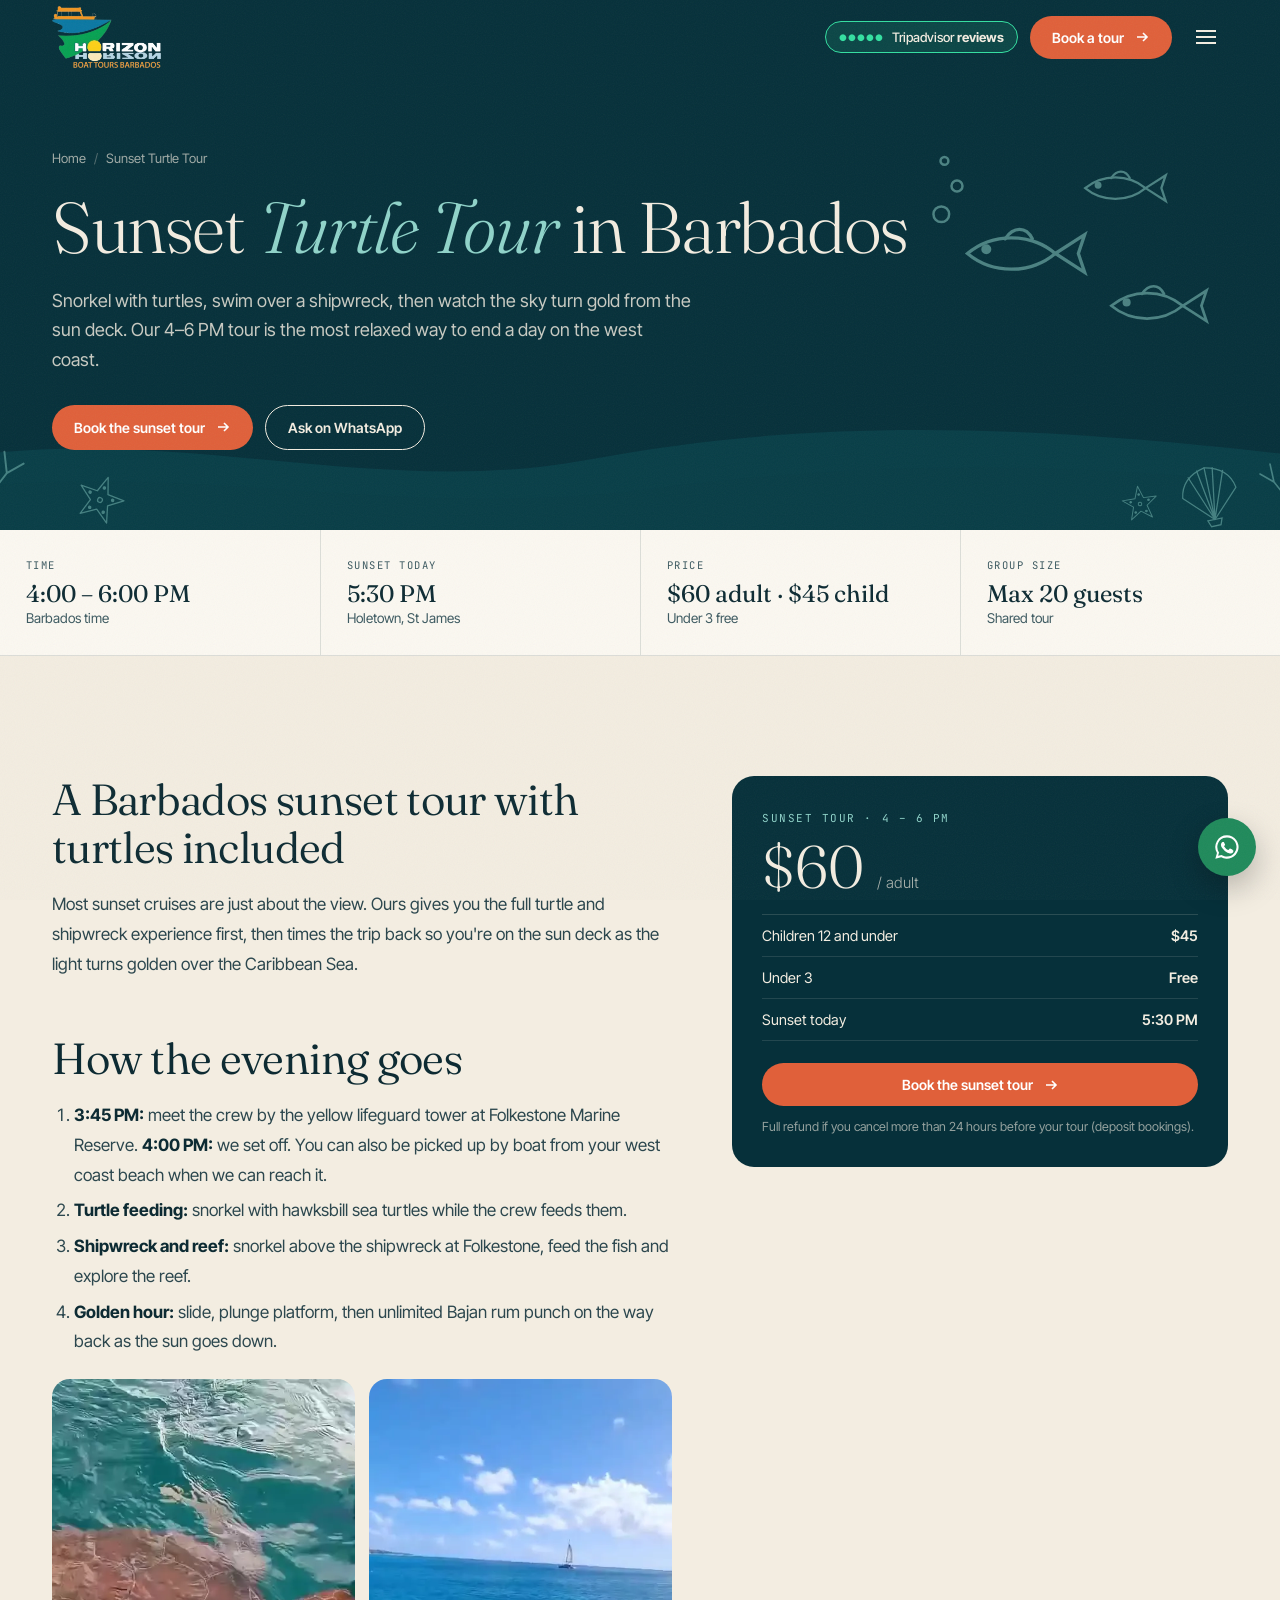
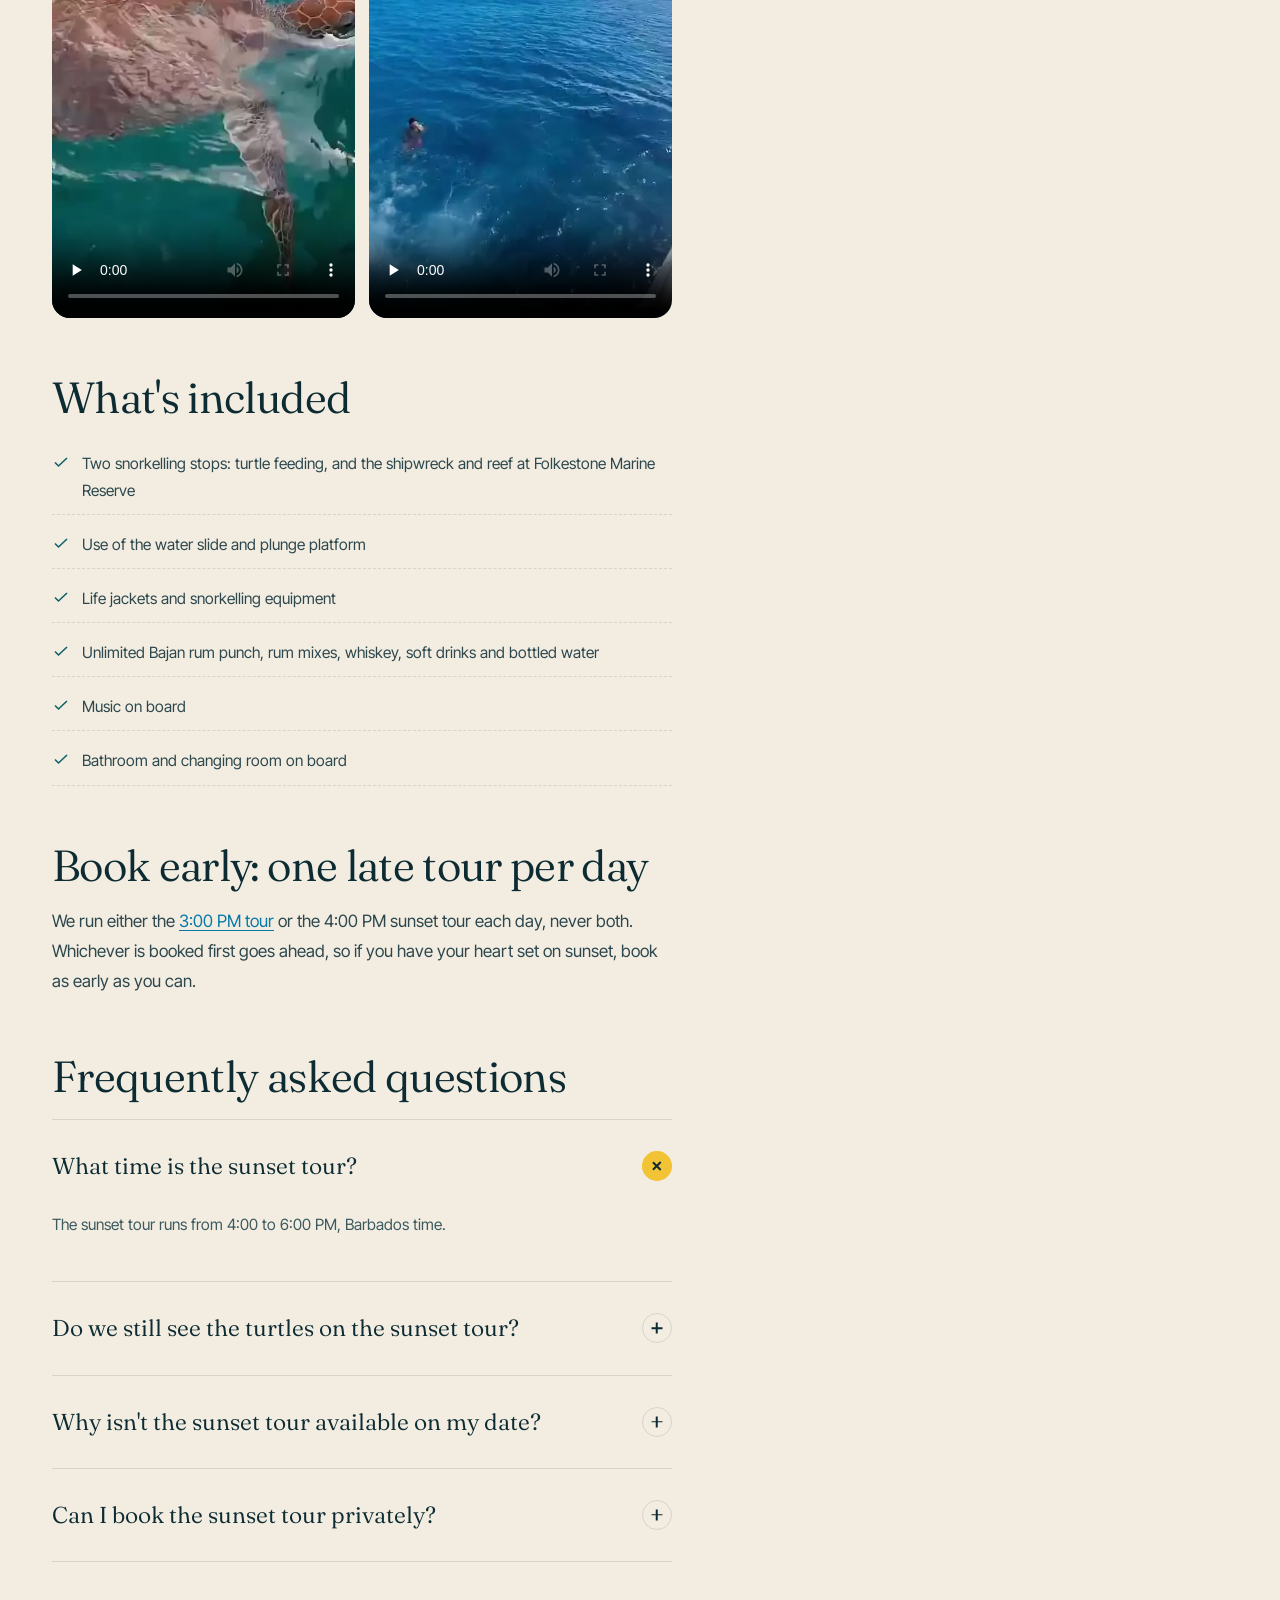
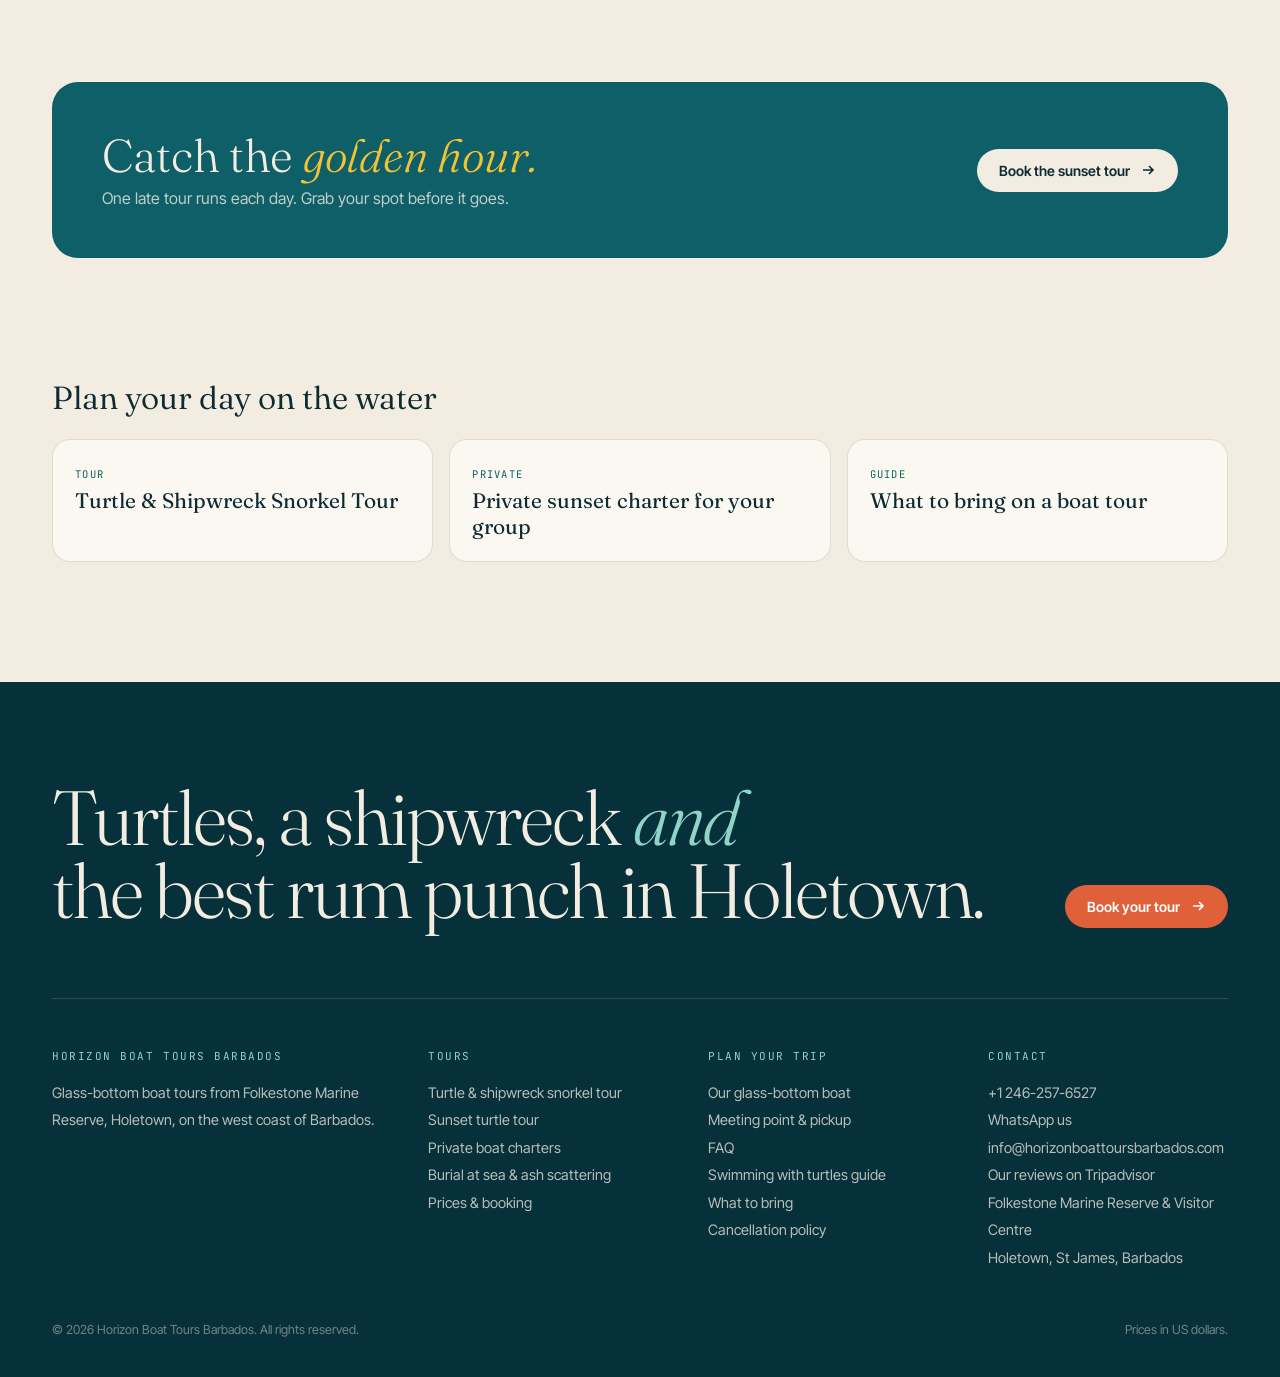
<file: barbados-sunset-cruise/index.html>
<!DOCTYPE html>
<html lang="en">
<head>
<meta charset="UTF-8">
<meta name="viewport" content="width=device-width, initial-scale=1">
<title>Sunset Boat Tour Barbados | Turtles &amp; Golden Hour, 4–6 PM</title>
<meta name="description" content="Barbados sunset boat tour from Holetown: snorkel with turtles and a shipwreck, then golden hour with unlimited rum punch. 4–6 PM, $60 per adult.">
<meta name="robots" content="noindex,follow">
<link rel="canonical" href="https://www.horizonboattoursbarbados.com/barbados-sunset-cruise/">
<meta property="og:type" content="website">
<meta property="og:site_name" content="Horizon Boat Tours Barbados">
<meta property="og:title" content="Sunset Boat Tour Barbados | Turtles &amp; Golden Hour, 4–6 PM">
<meta property="og:description" content="Barbados sunset boat tour from Holetown: snorkel with turtles and a shipwreck, then golden hour with unlimited rum punch. 4–6 PM, $60 per adult.">
<meta property="og:url" content="https://www.horizonboattoursbarbados.com/barbados-sunset-cruise/">
<meta property="og:image" content="https://www.horizonboattoursbarbados.com/assets/img/og-horizon-boat-tours-barbados.jpg">
<meta property="og:locale" content="en_US">
<meta name="twitter:card" content="summary_large_image">
<meta name="theme-color" content="#06303A">
<link rel="icon" href="../favicon.ico" sizes="any">
<link rel="icon" type="image/png" sizes="32x32" href="../assets/img/icon-32.png">
<link rel="apple-touch-icon" href="../assets/img/icon-180.png">
<link rel="manifest" href="../site.webmanifest">
<link rel="preconnect" href="https://fonts.googleapis.com">
<link rel="preconnect" href="https://fonts.gstatic.com" crossorigin>
<link href="https://fonts.googleapis.com/css2?family=Fraunces:ital,opsz,wght@0,9..144,300;0,9..144,350;0,9..144,400;1,9..144,300;1,9..144,350;1,9..144,400&family=Inter+Tight:wght@400;500;600&family=JetBrains+Mono:wght@400;500&display=swap" rel="stylesheet">
<link rel="stylesheet" href="../assets/css/style.css">
<script type="application/ld+json">{"@context": "https://schema.org", "@graph": [{"@type": "LocalBusiness", "@id": "https://www.horizonboattoursbarbados.com/#business", "name": "Horizon Boat Tours Barbados", "url": "https://www.horizonboattoursbarbados.com/", "logo": "https://www.horizonboattoursbarbados.com/assets/img/horizon-boat-tours-barbados-logo.png", "image": ["https://www.horizonboattoursbarbados.com/assets/img/glass-bottom-boat-holetown-barbados.jpg"], "description": "Glass-bottom boat tours in Holetown, Barbados: turtle feeding, shipwreck and reef snorkelling, sunset tours and private boat charters for up to 40 guests.", "telephone": "+12462576527", "email": "info@horizonboattoursbarbados.com", "priceRange": "$$", "address": {"@type": "PostalAddress", "streetAddress": "Folkestone Marine Reserve & Visitor Centre", "addressLocality": "Holetown", "addressRegion": "St James", "addressCountry": "BB"}, "geo": {"@type": "GeoCoordinates", "latitude": 13.1856, "longitude": -59.6406}, "areaServed": "West coast of Barbados"}, {"@type": "TouristTrip", "name": "Sunset Turtle & Snorkel Tour, Barbados", "description": "4–6 PM glass-bottom boat tour from Holetown with turtle feeding, shipwreck snorkelling and sunset on the sun deck.", "provider": {"@id": "https://www.horizonboattoursbarbados.com/#business"}, "url": "https://www.horizonboattoursbarbados.com/barbados-sunset-cruise/", "offers": [{"@type": "Offer", "name": "Adult", "price": "60", "priceCurrency": "USD", "url": "https://www.horizonboattoursbarbados.com/book/?tour=shared&slot=3"}, {"@type": "Offer", "name": "Child (12 and under)", "price": "45", "priceCurrency": "USD", "url": "https://www.horizonboattoursbarbados.com/book/?tour=shared&slot=3"}]}, {"@type": "BreadcrumbList", "itemListElement": [{"@type": "ListItem", "position": 1, "name": "Home", "item": "https://www.horizonboattoursbarbados.com/"}, {"@type": "ListItem", "position": 2, "name": "Sunset Turtle Tour", "item": "https://www.horizonboattoursbarbados.com/barbados-sunset-cruise/"}]}, {"@type": "FAQPage", "mainEntity": [{"@type": "Question", "name": "What time is the sunset tour?", "acceptedAnswer": {"@type": "Answer", "text": "The sunset tour runs from 4:00 to 6:00 PM, Barbados time."}}, {"@type": "Question", "name": "Do we still see the turtles on the sunset tour?", "acceptedAnswer": {"@type": "Answer", "text": "Yes. The sunset tour includes both snorkel stops: turtle feeding and the shipwreck and reef at Folkestone Marine Reserve."}}, {"@type": "Question", "name": "Why isn't the sunset tour available on my date?", "acceptedAnswer": {"@type": "Answer", "text": "The 3 PM tour and the 4 PM sunset tour can't run on the same day. If the 3 PM tour is already booked for your date, the sunset tour isn't available, so book early."}}, {"@type": "Question", "name": "Can I book the sunset tour privately?", "acceptedAnswer": {"@type": "Answer", "text": "Yes. Private charters can be timed for sunset. See our private charter prices."}}]}, {"@type": "VideoObject", "name": "Sea turtle surfacing beside the boat", "description": "A sea turtle swimming up to the surface beside the Horizon glass-bottom boat in Barbados.", "thumbnailUrl": "https://www.horizonboattoursbarbados.com/assets/video/sea-turtle-surfacing-by-boat-barbados.webp", "contentUrl": "https://www.horizonboattoursbarbados.com/assets/video/sea-turtle-surfacing-by-boat-barbados.mp4", "uploadDate": "2026-11-27", "duration": "PT5S"}, {"@type": "VideoObject", "name": "Plunge platform jumps into the Caribbean Sea", "description": "More guests leaping from the Horizon boat’s plunge platform into the turquoise water off Holetown, Barbados.", "thumbnailUrl": "https://www.horizonboattoursbarbados.com/assets/video/plunge-platform-jump-boat-barbados-part-2.webp", "contentUrl": "https://www.horizonboattoursbarbados.com/assets/video/plunge-platform-jump-boat-barbados-part-2.mp4", "uploadDate": "2026-11-27", "duration": "PT17S"}]}</script>
</head>
<body>
<a class="skip" href="#main">Skip to content</a>
<div class="toast" id="toast" role="status" aria-live="polite"></div>
<nav id="nav" aria-label="Main"><div class="wrap nav-in">
  <a href="../" class="nav-logo" aria-label="Horizon Boat Tours Barbados, home"><img class="lt" src="../assets/img/logo-light.webp" alt="Horizon Boat Tours Barbados" width="420" height="239"><img class="dk" src="../assets/img/logo.webp" alt="" width="420" height="239" aria-hidden="true"></a>
  <div class="links"><a href="../">Home</a><a href="../barbados-turtle-snorkeling-tour/">Turtle & Shipwreck Tour</a><a href="../barbados-sunset-cruise/" aria-current="page">Sunset Tour</a><a href="../private-boat-charter-barbados/">Private Charters</a><a href="../glass-bottom-boat-barbados/">Our Boat</a><a href="../gallery/">Gallery</a><a href="../faq/">FAQ</a></div>
  <div class="nav-r">
    <a class="ta-pill" href="https://www.tripadvisor.com/Search?q=Horizon%20Boat%20Tours%20Barbados" target="_blank" rel="noopener" aria-label="Read our reviews on Tripadvisor"><span class="dots" aria-hidden="true">●●●●●</span><span class="tx">Tripadvisor <b>reviews</b></span></a>
    <a href="../book/" class="btn btn-coral">Book a tour <svg viewBox="0 0 16 16" fill="none" stroke="currentColor" stroke-width="1.6" aria-hidden="true"><path d="M3 8h10M9 4l4 4-4 4"/></svg></a>
    <button class="burger" type="button" aria-label="Open menu" aria-expanded="false" aria-controls="mmenu"><i></i><i></i><i></i></button>
  </div>
</div></nav>
<div class="mmenu" id="mmenu"><a href="../">Home</a><a href="../barbados-turtle-snorkeling-tour/">Turtle & Shipwreck Tour</a><a href="../barbados-sunset-cruise/">Sunset Tour</a><a href="../private-boat-charter-barbados/">Private Charters</a><a href="../glass-bottom-boat-barbados/">Our Boat</a><a href="../gallery/">Gallery</a><a href="../faq/">FAQ</a><a href="../folkestone-marine-reserve-meeting-point/">Meeting Point</a><a href="../burial-at-sea-barbados/">Burial at sea</a><a href="../guides/swimming-with-turtles-barbados/">Turtle guide</a><a href="https://www.tripadvisor.com/Search?q=Horizon%20Boat%20Tours%20Barbados" target="_blank" rel="noopener">Our Tripadvisor reviews</a><a href="../book/" class="btn btn-coral">Book a tour <svg viewBox="0 0 16 16" fill="none" stroke="currentColor" stroke-width="1.6" aria-hidden="true"><path d="M3 8h10M9 4l4 4-4 4"/></svg></a></div>
<main id="main">
<header class="phero"><svg class="bgw" viewBox="0 0 1440 160" preserveAspectRatio="none" aria-hidden="true"><path class="wave" d="M-60 90 C 180 50, 420 130, 660 90 S 1140 50, 1500 90 L1500 160 L-60 160 Z" fill="#0E5F68" opacity=".6"/><path class="wave" d="M-60 120 C 200 90, 460 150, 720 120 S 1200 90, 1500 120 L1500 160 L-60 160 Z" fill="#0A4A52"/></svg><svg class="deco-b" viewBox="0 0 1440 160" preserveAspectRatio="xMidYMax slice" aria-hidden="true"><g transform="translate(70 120) rotate(0) scale(1.2)" class=""><g class="sf"><path d="M0 40 L0 0 M0 14 L -16 -6 M-16 -6 L -20 -24 M-16 -6 L -30 -14 M0 4 L 14 -14 M14 -14 L 12 -32 M14 -14 L 28 -22 M0 -4 L 2 -28"/></g></g><g transform="translate(180 130) rotate(20) scale(0.8)" class=""><g class="sf"><polygon points="0.0,-30.0 7.1,-9.7 28.5,-9.3 11.4,3.7 17.6,24.3 0.0,12.0 -17.6,24.3 -11.4,3.7 -28.5,-9.3 -7.1,-9.7" stroke-linejoin="round"/><circle r="3"/><circle cx="0" cy="-16" r="1.4" fill="currentColor"/><circle cx="15" cy="-5" r="1.4" fill="currentColor"/><circle cx="9" cy="13" r="1.4" fill="currentColor"/><circle cx="-9" cy="13" r="1.4" fill="currentColor"/><circle cx="-15" cy="-5" r="1.4" fill="currentColor"/></g></g><g transform="translate(1290 126) rotate(-12) scale(0.8)" class=""><g class="sf"><path d="M0 30 L -34 -4 Q -30 -30 0 -36 Q 30 -30 34 -4 Z" stroke-linejoin="round"/><path d="M0 30 L -22 -28 M0 30 L -10 -34 M0 30 L 0 -36 M0 30 L 10 -34 M0 30 L 22 -28"/><path d="M-9 30 L 9 30 L 6 38 L -6 38 Z"/></g></g><g transform="translate(1370 118) rotate(0) scale(1)" class=""><g class="sf"><path d="M0 40 L0 0 M0 14 L -16 -6 M-16 -6 L -20 -24 M-16 -6 L -30 -14 M0 4 L 14 -14 M14 -14 L 12 -32 M14 -14 L 28 -22 M0 -4 L 2 -28"/></g></g><g transform="translate(1220 134) rotate(-8) scale(0.6)" class=""><g class="sf"><polygon points="0.0,-30.0 7.1,-9.7 28.5,-9.3 11.4,3.7 17.6,24.3 0.0,12.0 -17.6,24.3 -11.4,3.7 -28.5,-9.3 -7.1,-9.7" stroke-linejoin="round"/><circle r="3"/><circle cx="0" cy="-16" r="1.4" fill="currentColor"/><circle cx="15" cy="-5" r="1.4" fill="currentColor"/><circle cx="9" cy="13" r="1.4" fill="currentColor"/><circle cx="-9" cy="13" r="1.4" fill="currentColor"/><circle cx="-15" cy="-5" r="1.4" fill="currentColor"/></g></g></svg><svg class="deco-r" viewBox="0 0 260 260" aria-hidden="true"><g transform="translate(60 90) rotate(0) scale(1.6)" class="bob"><g class="sf"><path d="M0 0 C 12 -10 30 -10 42 0 C 30 10 12 10 0 0 Z"/><path d="M42 0 L 56 -9 L 53 0 L 56 9 Z"/><path d="M18 -7 C 22 -13 28 -13 31 -7"/><circle cx="9" cy="-2" r="1.6" fill="currentColor"/></g></g><g transform="translate(150 40) rotate(0) scale(1.1)" class="bob d2"><g class="sf"><path d="M0 0 C 12 -10 30 -10 42 0 C 30 10 12 10 0 0 Z"/><path d="M42 0 L 56 -9 L 53 0 L 56 9 Z"/><path d="M18 -7 C 22 -13 28 -13 31 -7"/><circle cx="9" cy="-2" r="1.6" fill="currentColor"/></g></g><g transform="translate(170 130) rotate(0) scale(1.3)" class="bob d3"><g class="sf"><path d="M0 0 C 12 -10 30 -10 42 0 C 30 10 12 10 0 0 Z"/><path d="M42 0 L 56 -9 L 53 0 L 56 9 Z"/><path d="M18 -7 C 22 -13 28 -13 31 -7"/><circle cx="9" cy="-2" r="1.6" fill="currentColor"/></g></g><g transform="translate(40 60) rotate(0) scale(1.2)" class=""><g class="sf bubs"><circle cx="0" cy="0" r="5"/><circle cx="10" cy="-18" r="3.5"/><circle cx="2" cy="-34" r="2.5"/></g></g></svg><div class="wrap"><div><nav class="bc" aria-label="Breadcrumb"><ol class="crumbs"><li><a href="../">Home</a></li><li aria-current="page">Sunset Turtle Tour</li></ol></nav><h1>Sunset <em>Turtle Tour</em> in Barbados</h1><p class="lede">Snorkel with turtles, swim over a shipwreck, then watch the sky turn gold from the sun deck. Our 4–6 PM tour is the most relaxed way to end a day on the west coast.</p><div class=ctas><a href="../book/?tour=shared&slot=3" class="btn btn-coral">Book the sunset tour <svg viewBox="0 0 16 16" fill="none" stroke="currentColor" stroke-width="1.6" aria-hidden="true"><path d="M3 8h10M9 4l4 4-4 4"/></svg></a><a href="#" data-wa class="btn btn-line">Ask on WhatsApp</a></div></div></div></header><section class="facts">
 <div><small>Time</small><b>4:00 – 6:00 PM</b><span>Barbados time</span></div>
 <div><small>Sunset today</small><b data-sunset>--:--</b><span>Holetown, St James</span></div>
 <div><small>Price</small><b>$60 adult · $45 child</b><span>Under 3 free</span></div>
 <div><small>Group size</small><b>Max 20 guests</b><span>Shared tour</span></div>
</section>
<section class="sec"><div class="wrap two-col">
 <article class="prose">
  <h2>A Barbados sunset tour with turtles included</h2>
  <p>Most sunset cruises are just about the view. Ours gives you the full turtle and shipwreck experience first, then times the trip back so you're on the sun deck as the light turns golden over the Caribbean Sea.</p>
  <h2>How the evening goes</h2>
  <ol>
   <li><strong>3:45 PM:</strong> meet the crew by the yellow lifeguard tower at Folkestone Marine Reserve. <strong>4:00 PM:</strong> we set off. You can also be picked up by boat from your west coast beach when we can reach it.</li>
   <li><strong>Turtle feeding:</strong> snorkel with hawksbill sea turtles while the crew feeds them.</li>
   <li><strong>Shipwreck and reef:</strong> snorkel above the shipwreck at Folkestone, feed the fish and explore the reef.</li>
   <li><strong>Golden hour:</strong> slide, plunge platform, then unlimited Bajan rum punch on the way back as the sun goes down.</li>
  </ol>
  <div class="v2"><figure class="vid vert "><video controls playsinline preload="none" poster="../assets/video/sea-turtle-surfacing-by-boat-barbados.webp" width="720" height="900" aria-label="Sea turtle surfacing beside the boat"><source src="../assets/video/sea-turtle-surfacing-by-boat-barbados.mp4" type="video/mp4"></video></figure><figure class="vid vert "><video controls playsinline preload="none" poster="../assets/video/plunge-platform-jump-boat-barbados-part-2.webp" width="478" height="850" aria-label="Plunge platform jumps into the Caribbean Sea"><source src="../assets/video/plunge-platform-jump-boat-barbados-part-2.mp4" type="video/mp4"></video></figure></div>
  <h2>What's included</h2>
  <ul class="ticks"><li><svg viewBox="0 0 18 18" fill="none" stroke="currentColor" stroke-width="1.6" aria-hidden="true"><path d="M3 9.5l3.5 3.5L15 5"/></svg><span>Two snorkelling stops: turtle feeding, and the shipwreck and reef at Folkestone Marine Reserve</span></li><li><svg viewBox="0 0 18 18" fill="none" stroke="currentColor" stroke-width="1.6" aria-hidden="true"><path d="M3 9.5l3.5 3.5L15 5"/></svg><span>Use of the water slide and plunge platform</span></li><li><svg viewBox="0 0 18 18" fill="none" stroke="currentColor" stroke-width="1.6" aria-hidden="true"><path d="M3 9.5l3.5 3.5L15 5"/></svg><span>Life jackets and snorkelling equipment</span></li><li><svg viewBox="0 0 18 18" fill="none" stroke="currentColor" stroke-width="1.6" aria-hidden="true"><path d="M3 9.5l3.5 3.5L15 5"/></svg><span>Unlimited Bajan rum punch, rum mixes, whiskey, soft drinks and bottled water</span></li><li><svg viewBox="0 0 18 18" fill="none" stroke="currentColor" stroke-width="1.6" aria-hidden="true"><path d="M3 9.5l3.5 3.5L15 5"/></svg><span>Music on board</span></li><li><svg viewBox="0 0 18 18" fill="none" stroke="currentColor" stroke-width="1.6" aria-hidden="true"><path d="M3 9.5l3.5 3.5L15 5"/></svg><span>Bathroom and changing room on board</span></li></ul>
  <h2>Book early: one late tour per day</h2>
  <p>We run either the <a href="../barbados-turtle-snorkeling-tour/">3:00 PM tour</a> or the 4:00 PM sunset tour each day, never both. Whichever is booked first goes ahead, so if you have your heart set on sunset, book as early as you can.</p>
  <h2>Frequently asked questions</h2>
  <div class="faq"><div class="qa"><button type="button">What time is the sunset tour?<i aria-hidden="true"></i></button><div class="a"><div><p>The sunset tour runs from 4:00 to 6:00 PM, Barbados time.</p></div></div></div><div class="qa"><button type="button">Do we still see the turtles on the sunset tour?<i aria-hidden="true"></i></button><div class="a"><div><p>Yes. The sunset tour includes both snorkel stops: turtle feeding and the shipwreck and reef at Folkestone Marine Reserve.</p></div></div></div><div class="qa"><button type="button">Why isn&#x27;t the sunset tour available on my date?<i aria-hidden="true"></i></button><div class="a"><div><p>The 3 PM tour and the 4 PM sunset tour can't run on the same day. If the 3 PM tour is already booked for your date, the sunset tour isn't available, so book early.</p></div></div></div><div class="qa"><button type="button">Can I book the sunset tour privately?<i aria-hidden="true"></i></button><div class="a"><div><p>Yes. Private charters can be timed for sunset. See our private charter prices.</p></div></div></div></div>
 </article>
 <aside class="side">
  <div class="price-card rv"><span class="mono">Sunset tour · 4 – 6 PM</span><div class="big">$60 <small>/ adult</small></div>
   <ul><li><span>Children 12 and under</span><b>$45</b></li><li><span>Under 3</span><b>Free</b></li><li><span>Sunset today</span><b data-sunset>--:--</b></li></ul>
   <a href="../book/?tour=shared&slot=3" class="btn btn-coral">Book the sunset tour <svg viewBox="0 0 16 16" fill="none" stroke="currentColor" stroke-width="1.6" aria-hidden="true"><path d="M3 8h10M9 4l4 4-4 4"/></svg></a><p class="note">Full refund if you cancel more than 24 hours before your tour (deposit bookings).</p></div>
 </aside>
</div></section><section class="sec" style="padding-top:0"><div class="wrap"><div class="cta-band rv"><div><h2>Catch the <em>golden hour.</em></h2><p>One late tour runs each day. Grab your spot before it goes.</p></div><a href="../book/?tour=shared&slot=3" class="btn" style="background:var(--sand);color:var(--ink)">Book the sunset tour <svg viewBox="0 0 16 16" fill="none" stroke="currentColor" stroke-width="1.6" aria-hidden="true"><path d="M3 8h10M9 4l4 4-4 4"/></svg></a></div></div></section><section class="sec" style="padding-top:0"><div class="wrap"><h2 class="sr" style="font-family:var(--serif);font-weight:350;font-size:32px;margin-bottom:22px">Plan your day on the water</h2><div class="related"><a href="../barbados-turtle-snorkeling-tour/"><small>Tour</small><b>Turtle &amp; Shipwreck Snorkel Tour</b></a><a href="../private-boat-charter-barbados/"><small>Private</small><b>Private sunset charter for your group</b></a><a href="../guides/what-to-bring-on-a-boat-tour-in-barbados/"><small>Guide</small><b>What to bring on a boat tour</b></a></div></div></section>
</main>
<footer><div class="wrap">
  <div class="f-cta"><h2>Turtles, a shipwreck <em>and</em><br>the best rum punch in Holetown.</h2>
    <a href="../book/" class="btn btn-coral">Book your tour <svg viewBox="0 0 16 16" fill="none" stroke="currentColor" stroke-width="1.6" aria-hidden="true"><path d="M3 8h10M9 4l4 4-4 4"/></svg></a></div>
  <div class="f-grid">
    <div><h5>Horizon Boat Tours Barbados</h5><p>Glass-bottom boat tours from Folkestone Marine Reserve, Holetown, on the west coast of Barbados.</p></div>
    <div><h5>Tours</h5><a href="../barbados-turtle-snorkeling-tour/">Turtle &amp; shipwreck snorkel tour</a><a href="../barbados-sunset-cruise/">Sunset turtle tour</a><a href="../private-boat-charter-barbados/">Private boat charters</a><a href="../burial-at-sea-barbados/">Burial at sea &amp; ash scattering</a><a href="../book/">Prices &amp; booking</a></div>
    <div><h5>Plan your trip</h5><a href="../glass-bottom-boat-barbados/">Our glass-bottom boat</a><a href="../folkestone-marine-reserve-meeting-point/">Meeting point &amp; pickup</a><a href="../faq/">FAQ</a><a href="../guides/swimming-with-turtles-barbados/">Swimming with turtles guide</a><a href="../guides/what-to-bring-on-a-boat-tour-in-barbados/">What to bring</a><a href="../cancellation-policy/">Cancellation policy</a></div>
    <div><h5>Contact</h5><a href="tel:+12462576527">+1 246-257-6527</a><a href="#" data-wa>WhatsApp us</a><a href="mailto:info@horizonboattoursbarbados.com">info@horizonboattoursbarbados.com</a><a href="https://www.tripadvisor.com/Search?q=Horizon%20Boat%20Tours%20Barbados" target="_blank" rel="noopener">Our reviews on Tripadvisor</a><p>Folkestone Marine Reserve &amp; Visitor Centre<br>Holetown, St James, Barbados</p></div>
  </div>
  <div class="f-bot"><span>© 2026 Horizon Boat Tours Barbados. All rights reserved.</span><span>Prices in US dollars.</span></div>
</div></footer>
<a class="fab" href="#" data-wa aria-label="Chat with us on WhatsApp"><svg viewBox="0 0 24 24" fill="currentColor" aria-hidden="true"><path d="M12 2a10 10 0 0 0-8.6 15.1L2 22l5-1.3A10 10 0 1 0 12 2zm0 18.2c-1.5 0-3-.4-4.3-1.2l-.3-.2-3 .8.8-2.9-.2-.3A8.2 8.2 0 1 1 12 20.2zm4.5-6.1c-.2-.1-1.5-.7-1.7-.8-.2-.1-.4-.1-.6.1l-.8 1c-.1.2-.3.2-.5.1a6.7 6.7 0 0 1-3.3-2.9c-.3-.4.2-.4.7-1.3.1-.2 0-.3 0-.4l-.8-1.8c-.2-.5-.4-.4-.6-.4h-.5a1 1 0 0 0-.7.3 3 3 0 0 0-.9 2.2 5.2 5.2 0 0 0 1.1 2.7 11.8 11.8 0 0 0 4.5 4c1.7.7 2.3.8 3.2.6.5-.1 1.5-.6 1.7-1.2.2-.6.2-1.1.2-1.2-.1-.1-.3-.2-.5-.3z"/></svg></a>
<div class="mbar">
  <a href="../book/" class="p"><svg viewBox="0 0 20 20" fill="none" stroke="currentColor" stroke-width="1.6" aria-hidden="true"><rect x="3" y="4" width="14" height="13" rx="2"/><path d="M3 8h14M7 2v4M13 2v4"/></svg>Book</a>
  <a href="#" data-wa class="w"><svg viewBox="0 0 24 24" fill="currentColor" aria-hidden="true"><path d="M12 2a10 10 0 0 0-8.6 15.1L2 22l5-1.3A10 10 0 1 0 12 2zm0 18.2c-1.5 0-3-.4-4.3-1.2l-.3-.2-3 .8.8-2.9-.2-.3A8.2 8.2 0 1 1 12 20.2zm4.5-6.1c-.2-.1-1.5-.7-1.7-.8-.2-.1-.4-.1-.6.1l-.8 1c-.1.2-.3.2-.5.1a6.7 6.7 0 0 1-3.3-2.9c-.3-.4.2-.4.7-1.3.1-.2 0-.3 0-.4l-.8-1.8c-.2-.5-.4-.4-.6-.4h-.5a1 1 0 0 0-.7.3 3 3 0 0 0-.9 2.2 5.2 5.2 0 0 0 1.1 2.7 11.8 11.8 0 0 0 4.5 4c1.7.7 2.3.8 3.2.6.5-.1 1.5-.6 1.7-1.2.2-.6.2-1.1.2-1.2-.1-.1-.3-.2-.5-.3z"/></svg>WhatsApp</a>
  <a href="tel:+12462576527"><svg viewBox="0 0 20 20" fill="none" stroke="currentColor" stroke-width="1.6" aria-hidden="true"><path d="M5 2h3l1.5 4-2 1.5a10 10 0 0 0 5 5l1.5-2 4 1.5v3a2 2 0 0 1-2 2A15 15 0 0 1 3 4a2 2 0 0 1 2-2z"/></svg>Call</a>
</div>
<script src="../assets/js/main.js" defer></script>
</body>
</html>
</file>
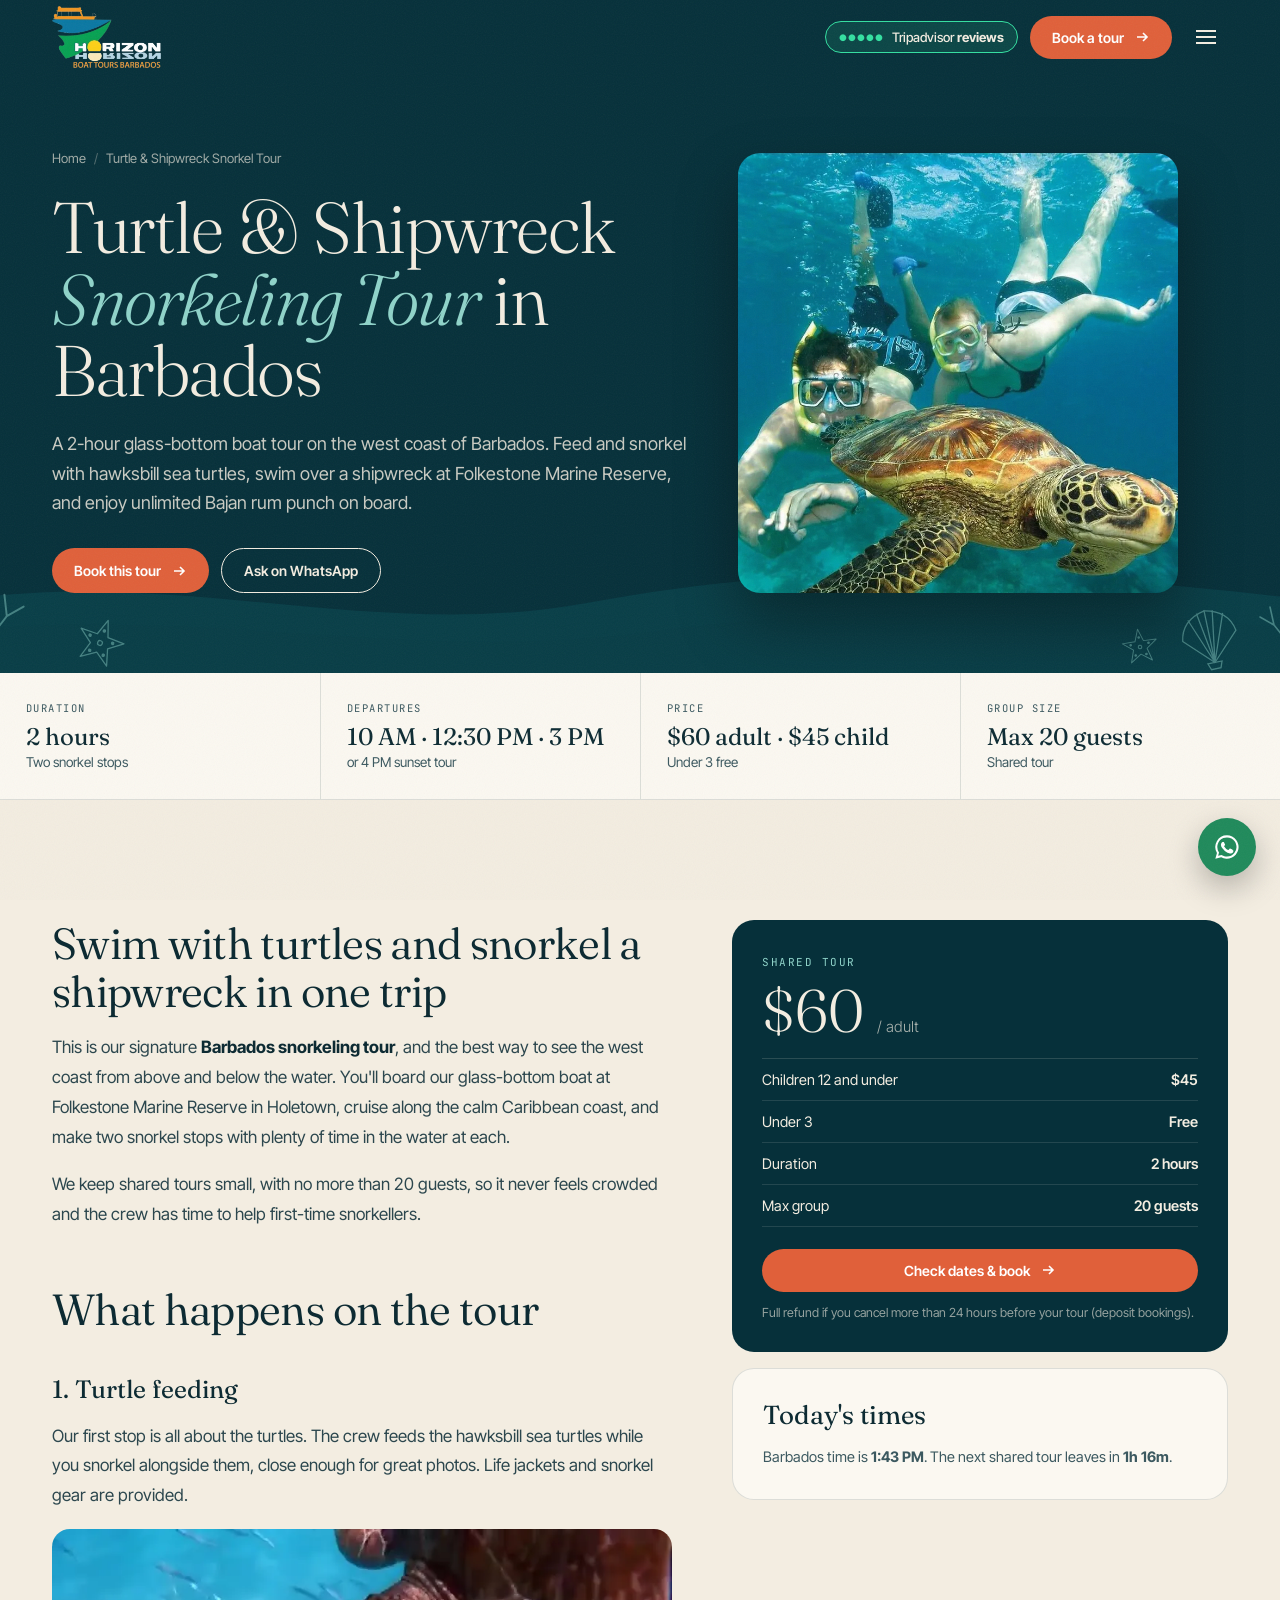
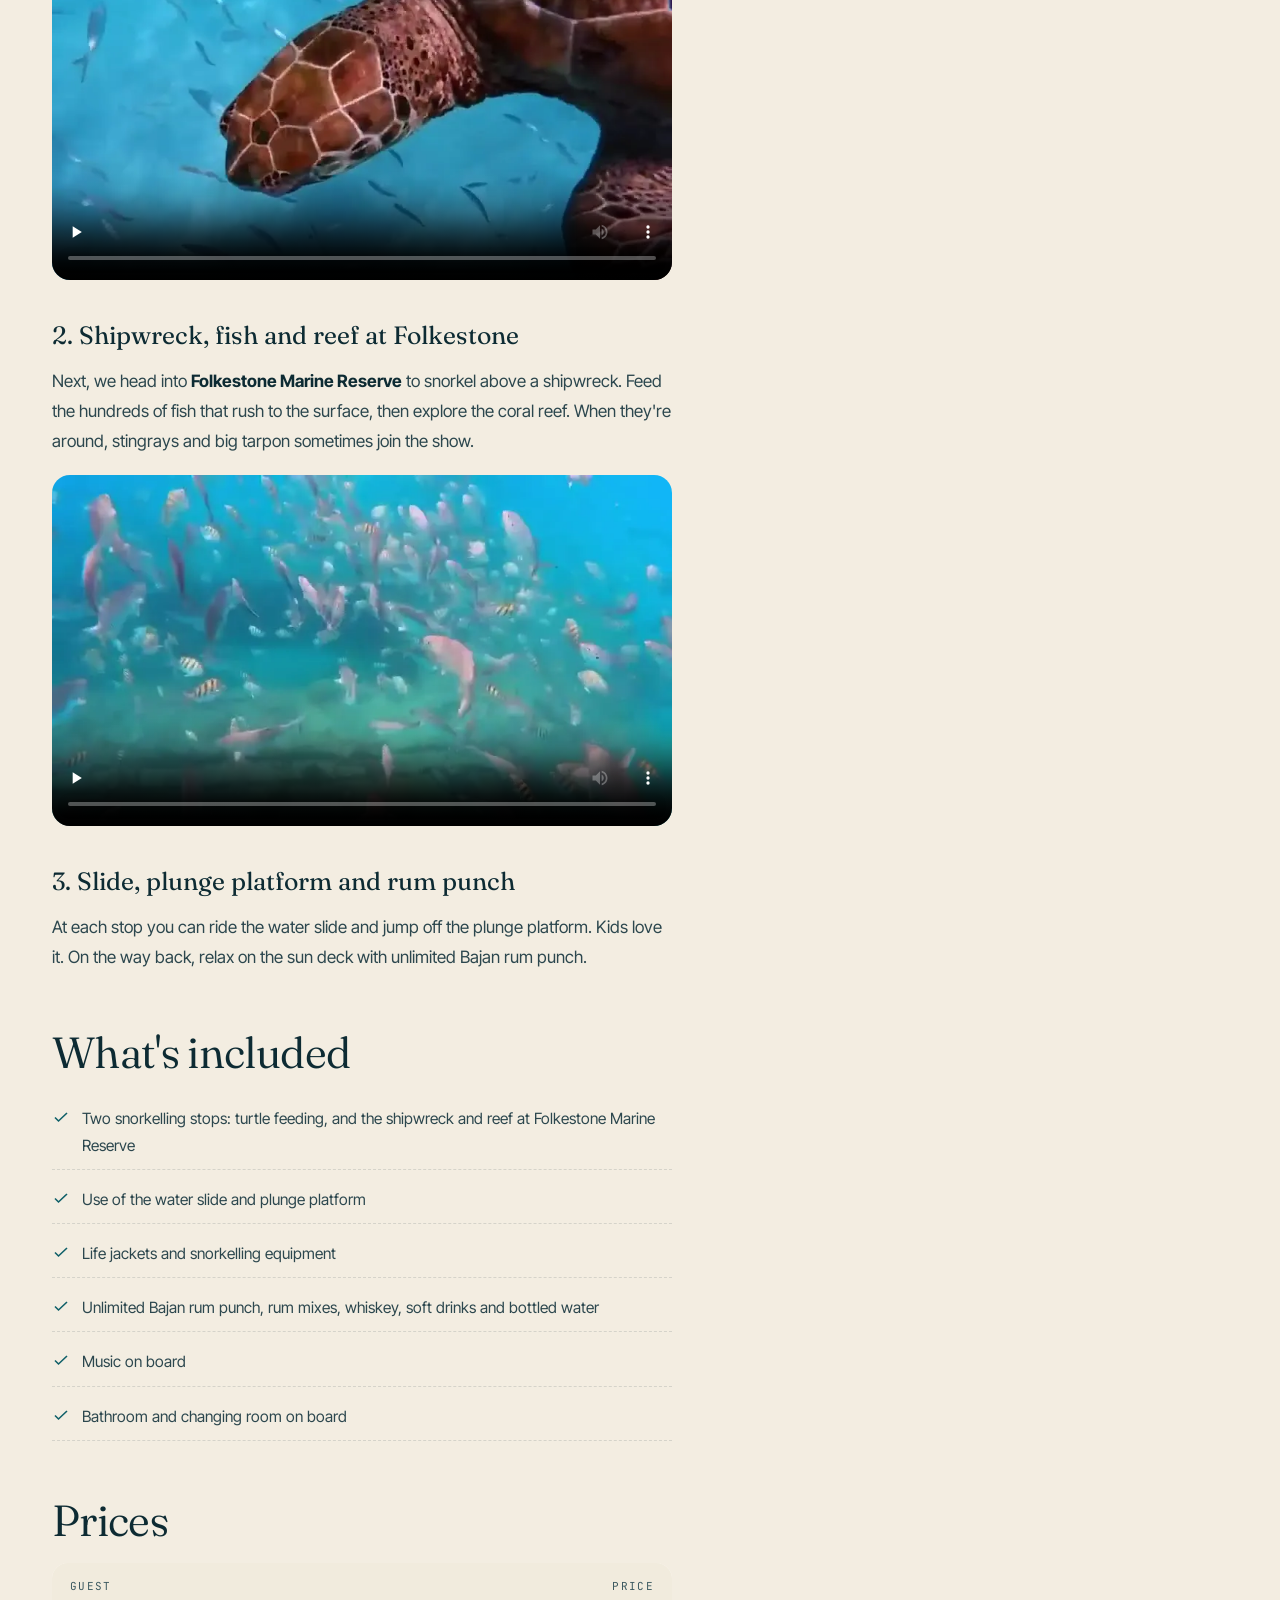
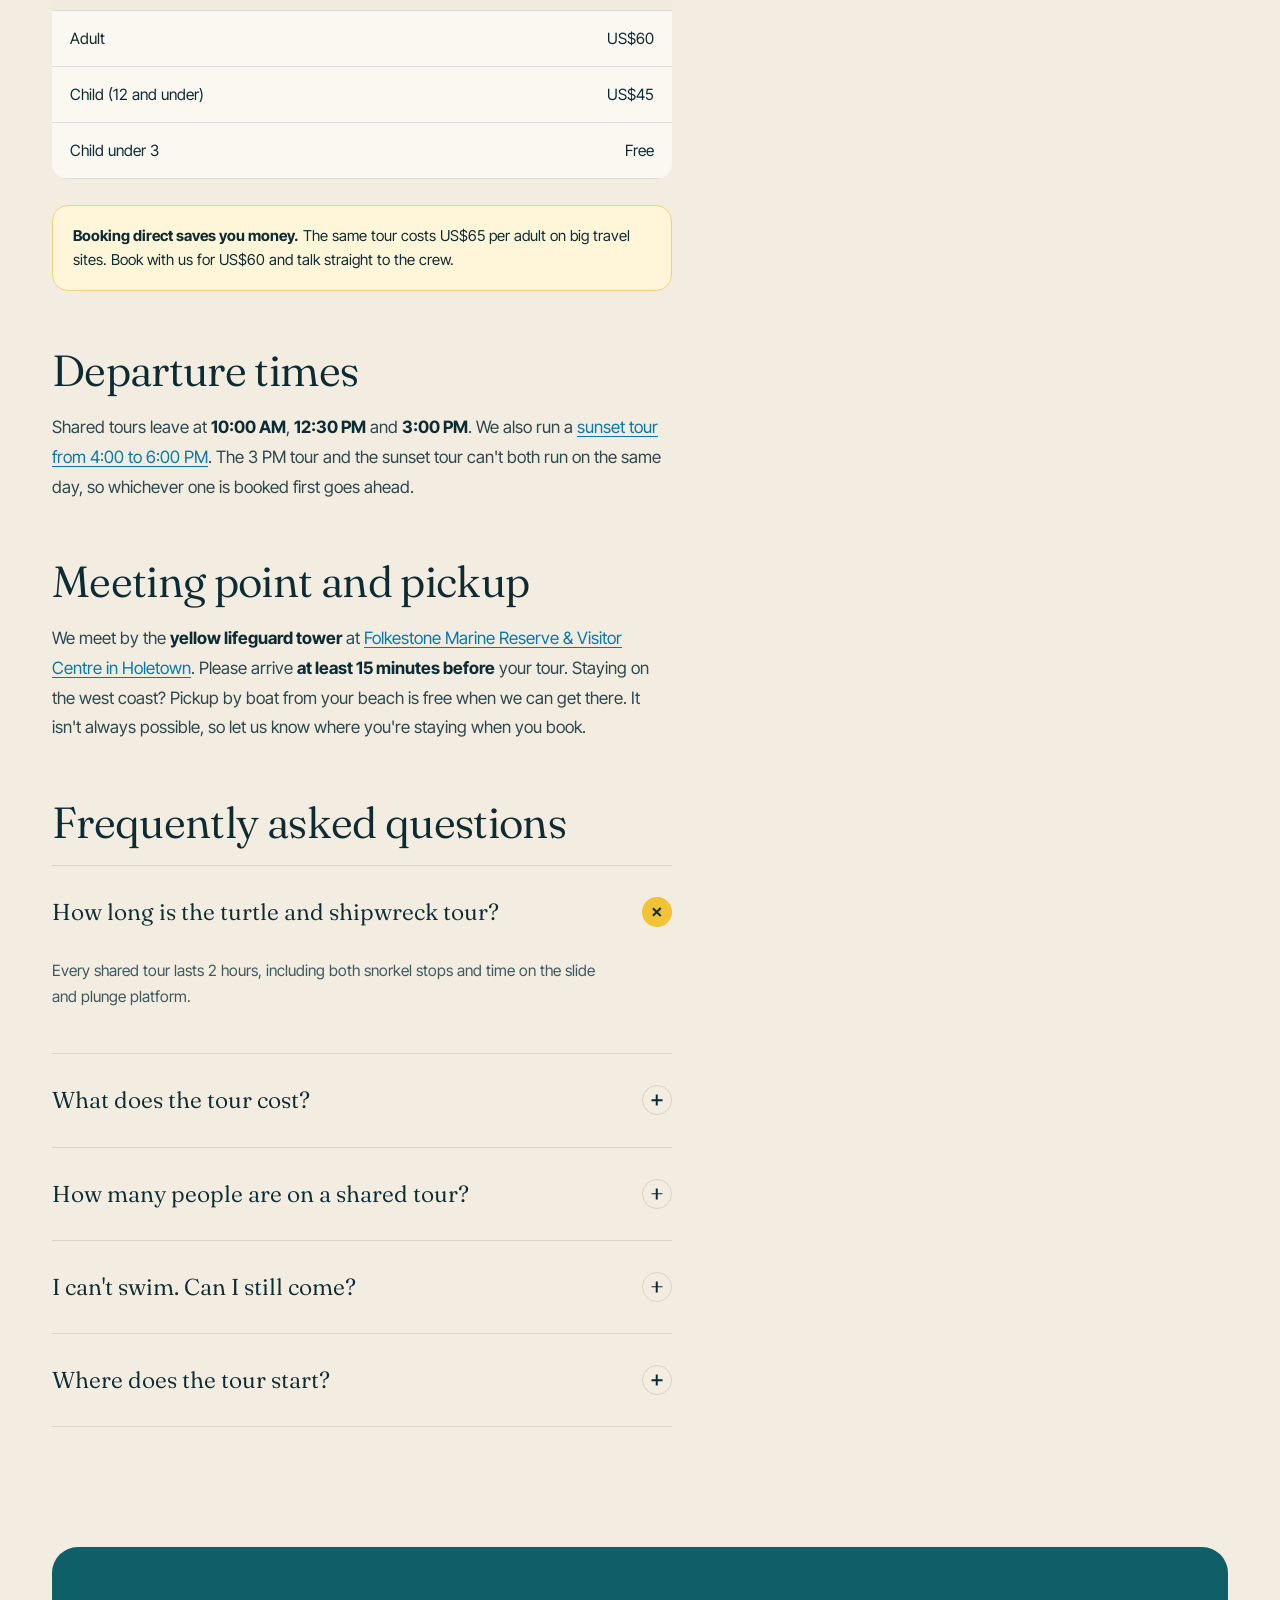
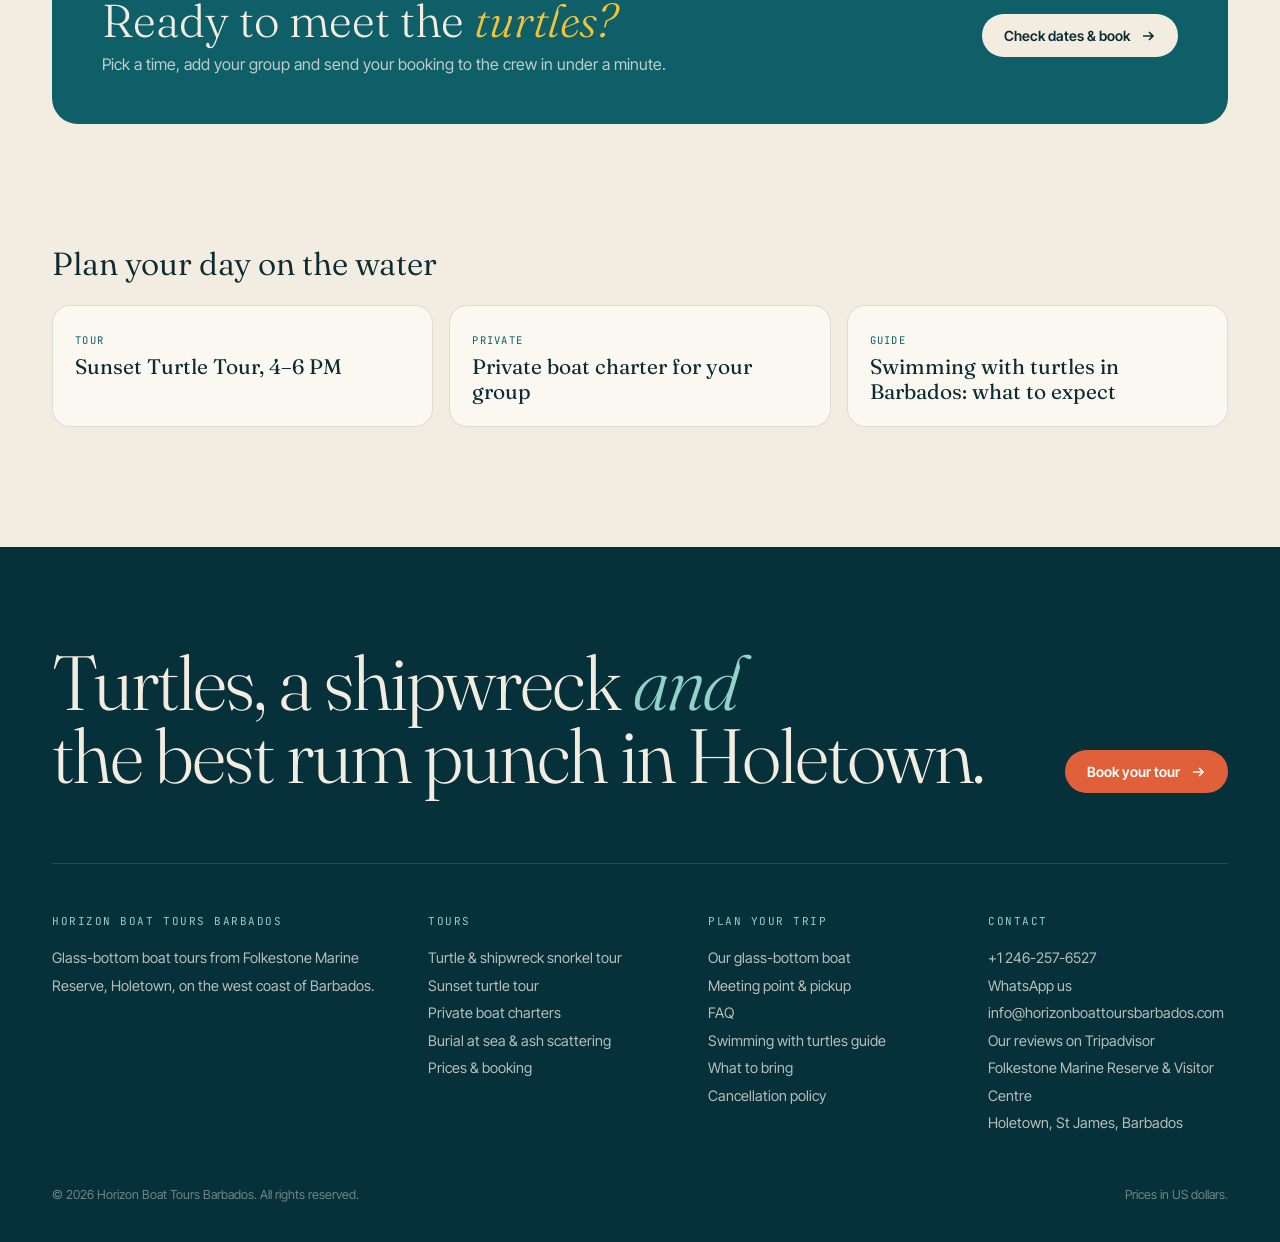
<file: barbados-turtle-snorkeling-tour/index.html>
<!DOCTYPE html>
<html lang="en">
<head>
<meta charset="UTF-8">
<meta name="viewport" content="width=device-width, initial-scale=1">
<title>Swim with Turtles Barbados | 2-Hour Snorkel Boat Tour from $60</title>
<meta name="description" content="Snorkel with hawksbill turtles and over a shipwreck at Folkestone Marine Reserve, Holetown. 2-hour glass-bottom boat tour, max 20 guests, rum punch included.">
<meta name="robots" content="noindex,follow">
<link rel="canonical" href="https://www.horizonboattoursbarbados.com/barbados-turtle-snorkeling-tour/">
<meta property="og:type" content="website">
<meta property="og:site_name" content="Horizon Boat Tours Barbados">
<meta property="og:title" content="Swim with Turtles Barbados | 2-Hour Snorkel Boat Tour from $60">
<meta property="og:description" content="Snorkel with hawksbill turtles and over a shipwreck at Folkestone Marine Reserve, Holetown. 2-hour glass-bottom boat tour, max 20 guests, rum punch included.">
<meta property="og:url" content="https://www.horizonboattoursbarbados.com/barbados-turtle-snorkeling-tour/">
<meta property="og:image" content="https://www.horizonboattoursbarbados.com/assets/img/og-horizon-boat-tours-barbados.jpg">
<meta property="og:locale" content="en_US">
<meta name="twitter:card" content="summary_large_image">
<meta name="theme-color" content="#06303A">
<link rel="icon" href="../favicon.ico" sizes="any">
<link rel="icon" type="image/png" sizes="32x32" href="../assets/img/icon-32.png">
<link rel="apple-touch-icon" href="../assets/img/icon-180.png">
<link rel="manifest" href="../site.webmanifest">
<link rel="preconnect" href="https://fonts.googleapis.com">
<link rel="preconnect" href="https://fonts.gstatic.com" crossorigin>
<link href="https://fonts.googleapis.com/css2?family=Fraunces:ital,opsz,wght@0,9..144,300;0,9..144,350;0,9..144,400;1,9..144,300;1,9..144,350;1,9..144,400&family=Inter+Tight:wght@400;500;600&family=JetBrains+Mono:wght@400;500&display=swap" rel="stylesheet">
<link rel="stylesheet" href="../assets/css/style.css">
<script type="application/ld+json">{"@context": "https://schema.org", "@graph": [{"@type": "LocalBusiness", "@id": "https://www.horizonboattoursbarbados.com/#business", "name": "Horizon Boat Tours Barbados", "url": "https://www.horizonboattoursbarbados.com/", "logo": "https://www.horizonboattoursbarbados.com/assets/img/horizon-boat-tours-barbados-logo.png", "image": ["https://www.horizonboattoursbarbados.com/assets/img/glass-bottom-boat-holetown-barbados.jpg"], "description": "Glass-bottom boat tours in Holetown, Barbados: turtle feeding, shipwreck and reef snorkelling, sunset tours and private boat charters for up to 40 guests.", "telephone": "+12462576527", "email": "info@horizonboattoursbarbados.com", "priceRange": "$$", "address": {"@type": "PostalAddress", "streetAddress": "Folkestone Marine Reserve & Visitor Centre", "addressLocality": "Holetown", "addressRegion": "St James", "addressCountry": "BB"}, "geo": {"@type": "GeoCoordinates", "latitude": 13.1856, "longitude": -59.6406}, "areaServed": "West coast of Barbados"}, {"@type": "TouristTrip", "name": "Turtle & Shipwreck Snorkeling Tour, Barbados", "description": "2-hour glass-bottom boat tour from Folkestone Marine Reserve, Holetown: turtle feeding, shipwreck and reef snorkelling, slide and plunge platform, unlimited Bajan rum punch.", "touristType": ["Families", "Couples", "Snorkellers"], "provider": {"@id": "https://www.horizonboattoursbarbados.com/#business"}, "url": "https://www.horizonboattoursbarbados.com/barbados-turtle-snorkeling-tour/", "image": "https://www.horizonboattoursbarbados.com/assets/img/glass-bottom-boat-holetown-barbados.jpg", "itinerary": {"@type": "ItemList", "itemListElement": [{"@type": "ListItem", "position": 1, "name": "Turtle feeding and snorkelling"}, {"@type": "ListItem", "position": 2, "name": "Shipwreck and reef snorkelling at Folkestone Marine Reserve"}]}, "offers": [{"@type": "Offer", "name": "Adult", "price": "60", "priceCurrency": "USD", "availability": "https://schema.org/InStock", "url": "https://www.horizonboattoursbarbados.com/book/?tour=shared"}, {"@type": "Offer", "name": "Child (12 and under)", "price": "45", "priceCurrency": "USD", "availability": "https://schema.org/InStock", "url": "https://www.horizonboattoursbarbados.com/book/?tour=shared"}]}, {"@type": "BreadcrumbList", "itemListElement": [{"@type": "ListItem", "position": 1, "name": "Home", "item": "https://www.horizonboattoursbarbados.com/"}, {"@type": "ListItem", "position": 2, "name": "Turtle & Shipwreck Snorkel Tour", "item": "https://www.horizonboattoursbarbados.com/barbados-turtle-snorkeling-tour/"}]}, {"@type": "FAQPage", "mainEntity": [{"@type": "Question", "name": "How long is the turtle and shipwreck tour?", "acceptedAnswer": {"@type": "Answer", "text": "Every shared tour lasts 2 hours, including both snorkel stops and time on the slide and plunge platform."}}, {"@type": "Question", "name": "What does the tour cost?", "acceptedAnswer": {"@type": "Answer", "text": "US$60 per adult and US$45 for children aged 12 and under. Children under 3 go free."}}, {"@type": "Question", "name": "How many people are on a shared tour?", "acceptedAnswer": {"@type": "Answer", "text": "We keep shared tours to a maximum of 20 guests, so everyone gets time with the turtles."}}, {"@type": "Question", "name": "I can't swim. Can I still come?", "acceptedAnswer": {"@type": "Answer", "text": "Yes. Life jackets are provided for every guest, and the glass bottom lets you see the reef and marine life without getting in the water."}}, {"@type": "Question", "name": "Where does the tour start?", "acceptedAnswer": {"@type": "Answer", "text": "By the yellow lifeguard tower at Folkestone Marine Reserve & Visitor Centre in Holetown. Please arrive at least 15 minutes early. Free boat pickup from other west coast beaches is possible when the boat can get there."}}]}, {"@type": "VideoObject", "name": "Swimming with sea turtles in Barbados", "description": "Underwater video of guests swimming with sea turtles on a Horizon boat tour on the west coast of Barbados.", "thumbnailUrl": "https://www.horizonboattoursbarbados.com/assets/video/swimming-with-sea-turtles-underwater-barbados-part-1.webp", "contentUrl": "https://www.horizonboattoursbarbados.com/assets/video/swimming-with-sea-turtles-underwater-barbados-part-1.mp4", "uploadDate": "2026-11-27", "duration": "PT35S"}, {"@type": "VideoObject", "name": "Snorkelling the shipwreck at Folkestone Marine Reserve", "description": "Underwater video of snorkelling over the shipwreck at Folkestone Marine Reserve in Holetown, Barbados.", "thumbnailUrl": "https://www.horizonboattoursbarbados.com/assets/video/shipwreck-fish-snorkeling-folkestone-part-1.webp", "contentUrl": "https://www.horizonboattoursbarbados.com/assets/video/shipwreck-fish-snorkeling-folkestone-part-1.mp4", "uploadDate": "2026-11-27", "duration": "PT18S"}]}</script>
</head>
<body>
<a class="skip" href="#main">Skip to content</a>
<div class="toast" id="toast" role="status" aria-live="polite"></div>
<nav id="nav" aria-label="Main"><div class="wrap nav-in">
  <a href="../" class="nav-logo" aria-label="Horizon Boat Tours Barbados, home"><img class="lt" src="../assets/img/logo-light.webp" alt="Horizon Boat Tours Barbados" width="420" height="239"><img class="dk" src="../assets/img/logo.webp" alt="" width="420" height="239" aria-hidden="true"></a>
  <div class="links"><a href="../">Home</a><a href="../barbados-turtle-snorkeling-tour/" aria-current="page">Turtle & Shipwreck Tour</a><a href="../barbados-sunset-cruise/">Sunset Tour</a><a href="../private-boat-charter-barbados/">Private Charters</a><a href="../glass-bottom-boat-barbados/">Our Boat</a><a href="../gallery/">Gallery</a><a href="../faq/">FAQ</a></div>
  <div class="nav-r">
    <a class="ta-pill" href="https://www.tripadvisor.com/Search?q=Horizon%20Boat%20Tours%20Barbados" target="_blank" rel="noopener" aria-label="Read our reviews on Tripadvisor"><span class="dots" aria-hidden="true">●●●●●</span><span class="tx">Tripadvisor <b>reviews</b></span></a>
    <a href="../book/" class="btn btn-coral">Book a tour <svg viewBox="0 0 16 16" fill="none" stroke="currentColor" stroke-width="1.6" aria-hidden="true"><path d="M3 8h10M9 4l4 4-4 4"/></svg></a>
    <button class="burger" type="button" aria-label="Open menu" aria-expanded="false" aria-controls="mmenu"><i></i><i></i><i></i></button>
  </div>
</div></nav>
<div class="mmenu" id="mmenu"><a href="../">Home</a><a href="../barbados-turtle-snorkeling-tour/">Turtle & Shipwreck Tour</a><a href="../barbados-sunset-cruise/">Sunset Tour</a><a href="../private-boat-charter-barbados/">Private Charters</a><a href="../glass-bottom-boat-barbados/">Our Boat</a><a href="../gallery/">Gallery</a><a href="../faq/">FAQ</a><a href="../folkestone-marine-reserve-meeting-point/">Meeting Point</a><a href="../burial-at-sea-barbados/">Burial at sea</a><a href="../guides/swimming-with-turtles-barbados/">Turtle guide</a><a href="https://www.tripadvisor.com/Search?q=Horizon%20Boat%20Tours%20Barbados" target="_blank" rel="noopener">Our Tripadvisor reviews</a><a href="../book/" class="btn btn-coral">Book a tour <svg viewBox="0 0 16 16" fill="none" stroke="currentColor" stroke-width="1.6" aria-hidden="true"><path d="M3 8h10M9 4l4 4-4 4"/></svg></a></div>
<main id="main">
<header class="phero"><svg class="bgw" viewBox="0 0 1440 160" preserveAspectRatio="none" aria-hidden="true"><path class="wave" d="M-60 90 C 180 50, 420 130, 660 90 S 1140 50, 1500 90 L1500 160 L-60 160 Z" fill="#0E5F68" opacity=".6"/><path class="wave" d="M-60 120 C 200 90, 460 150, 720 120 S 1200 90, 1500 120 L1500 160 L-60 160 Z" fill="#0A4A52"/></svg><svg class="deco-b" viewBox="0 0 1440 160" preserveAspectRatio="xMidYMax slice" aria-hidden="true"><g transform="translate(70 120) rotate(0) scale(1.2)" class=""><g class="sf"><path d="M0 40 L0 0 M0 14 L -16 -6 M-16 -6 L -20 -24 M-16 -6 L -30 -14 M0 4 L 14 -14 M14 -14 L 12 -32 M14 -14 L 28 -22 M0 -4 L 2 -28"/></g></g><g transform="translate(180 130) rotate(20) scale(0.8)" class=""><g class="sf"><polygon points="0.0,-30.0 7.1,-9.7 28.5,-9.3 11.4,3.7 17.6,24.3 0.0,12.0 -17.6,24.3 -11.4,3.7 -28.5,-9.3 -7.1,-9.7" stroke-linejoin="round"/><circle r="3"/><circle cx="0" cy="-16" r="1.4" fill="currentColor"/><circle cx="15" cy="-5" r="1.4" fill="currentColor"/><circle cx="9" cy="13" r="1.4" fill="currentColor"/><circle cx="-9" cy="13" r="1.4" fill="currentColor"/><circle cx="-15" cy="-5" r="1.4" fill="currentColor"/></g></g><g transform="translate(1290 126) rotate(-12) scale(0.8)" class=""><g class="sf"><path d="M0 30 L -34 -4 Q -30 -30 0 -36 Q 30 -30 34 -4 Z" stroke-linejoin="round"/><path d="M0 30 L -22 -28 M0 30 L -10 -34 M0 30 L 0 -36 M0 30 L 10 -34 M0 30 L 22 -28"/><path d="M-9 30 L 9 30 L 6 38 L -6 38 Z"/></g></g><g transform="translate(1370 118) rotate(0) scale(1)" class=""><g class="sf"><path d="M0 40 L0 0 M0 14 L -16 -6 M-16 -6 L -20 -24 M-16 -6 L -30 -14 M0 4 L 14 -14 M14 -14 L 12 -32 M14 -14 L 28 -22 M0 -4 L 2 -28"/></g></g><g transform="translate(1220 134) rotate(-8) scale(0.6)" class=""><g class="sf"><polygon points="0.0,-30.0 7.1,-9.7 28.5,-9.3 11.4,3.7 17.6,24.3 0.0,12.0 -17.6,24.3 -11.4,3.7 -28.5,-9.3 -7.1,-9.7" stroke-linejoin="round"/><circle r="3"/><circle cx="0" cy="-16" r="1.4" fill="currentColor"/><circle cx="15" cy="-5" r="1.4" fill="currentColor"/><circle cx="9" cy="13" r="1.4" fill="currentColor"/><circle cx="-9" cy="13" r="1.4" fill="currentColor"/><circle cx="-15" cy="-5" r="1.4" fill="currentColor"/></g></g></svg><div class="wrap"><div class="phero-grid"><div><nav class="bc" aria-label="Breadcrumb"><ol class="crumbs"><li><a href="../">Home</a></li><li aria-current="page">Turtle &amp; Shipwreck Snorkel Tour</li></ol></nav><h1>Turtle &amp; Shipwreck <em>Snorkeling Tour</em> in Barbados</h1><p class="lede">A 2-hour glass-bottom boat tour on the west coast of Barbados. Feed and snorkel with hawksbill sea turtles, swim over a shipwreck at Folkestone Marine Reserve, and enjoy unlimited Bajan rum punch on board.</p><div class=ctas><a href="../book/?tour=shared" class="btn btn-coral">Book this tour <svg viewBox="0 0 16 16" fill="none" stroke="currentColor" stroke-width="1.6" aria-hidden="true"><path d="M3 8h10M9 4l4 4-4 4"/></svg></a><a href="#" data-wa class="btn btn-line">Ask on WhatsApp</a></div></div><div class="phero-img rv"><img src="../assets/img/gallery/couple-swimming-with-turtle-holetown.webp" alt="Couple snorkelling with a sea turtle on a Horizon boat tour in Barbados" width="800" height="804" fetchpriority="high"></div></div></div></header><section class="facts">
 <div><small>Duration</small><b>2 hours</b><span>Two snorkel stops</span></div>
 <div><small>Departures</small><b>10 AM · 12:30 PM · 3 PM</b><span>or 4 PM sunset tour</span></div>
 <div><small>Price</small><b>$60 adult · $45 child</b><span>Under 3 free</span></div>
 <div><small>Group size</small><b>Max 20 guests</b><span>Shared tour</span></div>
</section>
<section class="sec"><div class="wrap two-col">
 <article class="prose">
  <h2>Swim with turtles and snorkel a shipwreck in one trip</h2>
  <p>This is our signature <strong>Barbados snorkeling tour</strong>, and the best way to see the west coast from above and below the water. You'll board our glass-bottom boat at Folkestone Marine Reserve in Holetown, cruise along the calm Caribbean coast, and make two snorkel stops with plenty of time in the water at each.</p>
  <p>We keep shared tours small, with no more than 20 guests, so it never feels crowded and the crew has time to help first-time snorkellers.</p>
  <h2>What happens on the tour</h2>
  <h3>1. Turtle feeding</h3>
  <p>Our first stop is all about the turtles. The crew feeds the hawksbill sea turtles while you snorkel alongside them, close enough for great photos. Life jackets and snorkel gear are provided.</p>
  <figure class="vid hor "><video controls playsinline preload="none" poster="../assets/video/swimming-with-sea-turtles-underwater-barbados-part-1.webp" width="848" height="480" aria-label="Swimming with sea turtles in Barbados"><source src="../assets/video/swimming-with-sea-turtles-underwater-barbados-part-1.mp4" type="video/mp4"></video></figure>
  <h3>2. Shipwreck, fish and reef at Folkestone</h3>
  <p>Next, we head into <strong>Folkestone Marine Reserve</strong> to snorkel above a shipwreck. Feed the hundreds of fish that rush to the surface, then explore the coral reef. When they're around, stingrays and big tarpon sometimes join the show.</p>
  <figure class="vid hor "><video controls playsinline preload="none" poster="../assets/video/shipwreck-fish-snorkeling-folkestone-part-1.webp" width="848" height="480" aria-label="Snorkelling the shipwreck at Folkestone Marine Reserve"><source src="../assets/video/shipwreck-fish-snorkeling-folkestone-part-1.mp4" type="video/mp4"></video></figure>
  <h3>3. Slide, plunge platform and rum punch</h3>
  <p>At each stop you can ride the water slide and jump off the plunge platform. Kids love it. On the way back, relax on the sun deck with unlimited Bajan rum punch.</p>
  <h2>What's included</h2>
  <ul class="ticks"><li><svg viewBox="0 0 18 18" fill="none" stroke="currentColor" stroke-width="1.6" aria-hidden="true"><path d="M3 9.5l3.5 3.5L15 5"/></svg><span>Two snorkelling stops: turtle feeding, and the shipwreck and reef at Folkestone Marine Reserve</span></li><li><svg viewBox="0 0 18 18" fill="none" stroke="currentColor" stroke-width="1.6" aria-hidden="true"><path d="M3 9.5l3.5 3.5L15 5"/></svg><span>Use of the water slide and plunge platform</span></li><li><svg viewBox="0 0 18 18" fill="none" stroke="currentColor" stroke-width="1.6" aria-hidden="true"><path d="M3 9.5l3.5 3.5L15 5"/></svg><span>Life jackets and snorkelling equipment</span></li><li><svg viewBox="0 0 18 18" fill="none" stroke="currentColor" stroke-width="1.6" aria-hidden="true"><path d="M3 9.5l3.5 3.5L15 5"/></svg><span>Unlimited Bajan rum punch, rum mixes, whiskey, soft drinks and bottled water</span></li><li><svg viewBox="0 0 18 18" fill="none" stroke="currentColor" stroke-width="1.6" aria-hidden="true"><path d="M3 9.5l3.5 3.5L15 5"/></svg><span>Music on board</span></li><li><svg viewBox="0 0 18 18" fill="none" stroke="currentColor" stroke-width="1.6" aria-hidden="true"><path d="M3 9.5l3.5 3.5L15 5"/></svg><span>Bathroom and changing room on board</span></li></ul>
  <h2>Prices</h2>
  <table class="tbl"><thead><tr><th>Guest</th><th class="r">Price</th></tr></thead><tbody>
   <tr><td>Adult</td><td class="r">US$60</td></tr><tr><td>Child (12 and under)</td><td class="r">US$45</td></tr><tr><td>Child under 3</td><td class="r">Free</td></tr></tbody></table>
  <div class="callout"><b>Booking direct saves you money.</b> The same tour costs US$65 per adult on big travel sites. Book with us for US$60 and talk straight to the crew.</div>
  <h2>Departure times</h2>
  <p>Shared tours leave at <strong>10:00 AM</strong>, <strong>12:30 PM</strong> and <strong>3:00 PM</strong>. We also run a <a href="../barbados-sunset-cruise/">sunset tour from 4:00 to 6:00 PM</a>. The 3 PM tour and the sunset tour can't both run on the same day, so whichever one is booked first goes ahead.</p>
  <h2>Meeting point and pickup</h2>
  <p>We meet by the <strong>yellow lifeguard tower</strong> at <a href="../folkestone-marine-reserve-meeting-point/">Folkestone Marine Reserve &amp; Visitor Centre in Holetown</a>. Please arrive <strong>at least 15 minutes before</strong> your tour. Staying on the west coast? Pickup by boat from your beach is free when we can get there. It isn't always possible, so let us know where you're staying when you book.</p>
  <h2>Frequently asked questions</h2>
  <div class="faq"><div class="qa"><button type="button">How long is the turtle and shipwreck tour?<i aria-hidden="true"></i></button><div class="a"><div><p>Every shared tour lasts 2 hours, including both snorkel stops and time on the slide and plunge platform.</p></div></div></div><div class="qa"><button type="button">What does the tour cost?<i aria-hidden="true"></i></button><div class="a"><div><p>US$60 per adult and US$45 for children aged 12 and under. Children under 3 go free.</p></div></div></div><div class="qa"><button type="button">How many people are on a shared tour?<i aria-hidden="true"></i></button><div class="a"><div><p>We keep shared tours to a maximum of 20 guests, so everyone gets time with the turtles.</p></div></div></div><div class="qa"><button type="button">I can&#x27;t swim. Can I still come?<i aria-hidden="true"></i></button><div class="a"><div><p>Yes. Life jackets are provided for every guest, and the glass bottom lets you see the reef and marine life without getting in the water.</p></div></div></div><div class="qa"><button type="button">Where does the tour start?<i aria-hidden="true"></i></button><div class="a"><div><p>By the yellow lifeguard tower at Folkestone Marine Reserve &amp; Visitor Centre in Holetown. Please arrive at least 15 minutes early. Free boat pickup from other west coast beaches is possible when the boat can get there.</p></div></div></div></div>
 </article>
 <aside class="side">
  <div class="price-card rv"><span class="mono">Shared tour</span><div class="big">$60 <small>/ adult</small></div>
   <ul><li><span>Children 12 and under</span><b>$45</b></li><li><span>Under 3</span><b>Free</b></li><li><span>Duration</span><b>2 hours</b></li><li><span>Max group</span><b>20 guests</b></li></ul>
   <a href="../book/?tour=shared" class="btn btn-coral">Check dates &amp; book <svg viewBox="0 0 16 16" fill="none" stroke="currentColor" stroke-width="1.6" aria-hidden="true"><path d="M3 8h10M9 4l4 4-4 4"/></svg></a><p class="note">Full refund if you cancel more than 24 hours before your tour (deposit bookings).</p></div>
  <div class="card rv"><h3>Today's times</h3><p style="color:var(--ink2);font-size:14.5px;line-height:1.6">Barbados time is <b data-bbtime>--:--</b>. The next shared tour leaves in <b data-nextin>--</b>.</p></div>
 </aside>
</div></section><section class="sec" style="padding-top:0"><div class="wrap"><div class="cta-band rv"><div><h2>Ready to meet the <em>turtles?</em></h2><p>Pick a time, add your group and send your booking to the crew in under a minute.</p></div><a href="../book/?tour=shared" class="btn" style="background:var(--sand);color:var(--ink)">Check dates &amp; book <svg viewBox="0 0 16 16" fill="none" stroke="currentColor" stroke-width="1.6" aria-hidden="true"><path d="M3 8h10M9 4l4 4-4 4"/></svg></a></div></div></section><section class="sec" style="padding-top:0"><div class="wrap"><h2 class="sr" style="font-family:var(--serif);font-weight:350;font-size:32px;margin-bottom:22px">Plan your day on the water</h2><div class="related"><a href="../barbados-sunset-cruise/"><small>Tour</small><b>Sunset Turtle Tour, 4–6 PM</b></a><a href="../private-boat-charter-barbados/"><small>Private</small><b>Private boat charter for your group</b></a><a href="../guides/swimming-with-turtles-barbados/"><small>Guide</small><b>Swimming with turtles in Barbados: what to expect</b></a></div></div></section>
</main>
<footer><div class="wrap">
  <div class="f-cta"><h2>Turtles, a shipwreck <em>and</em><br>the best rum punch in Holetown.</h2>
    <a href="../book/" class="btn btn-coral">Book your tour <svg viewBox="0 0 16 16" fill="none" stroke="currentColor" stroke-width="1.6" aria-hidden="true"><path d="M3 8h10M9 4l4 4-4 4"/></svg></a></div>
  <div class="f-grid">
    <div><h5>Horizon Boat Tours Barbados</h5><p>Glass-bottom boat tours from Folkestone Marine Reserve, Holetown, on the west coast of Barbados.</p></div>
    <div><h5>Tours</h5><a href="../barbados-turtle-snorkeling-tour/">Turtle &amp; shipwreck snorkel tour</a><a href="../barbados-sunset-cruise/">Sunset turtle tour</a><a href="../private-boat-charter-barbados/">Private boat charters</a><a href="../burial-at-sea-barbados/">Burial at sea &amp; ash scattering</a><a href="../book/">Prices &amp; booking</a></div>
    <div><h5>Plan your trip</h5><a href="../glass-bottom-boat-barbados/">Our glass-bottom boat</a><a href="../folkestone-marine-reserve-meeting-point/">Meeting point &amp; pickup</a><a href="../faq/">FAQ</a><a href="../guides/swimming-with-turtles-barbados/">Swimming with turtles guide</a><a href="../guides/what-to-bring-on-a-boat-tour-in-barbados/">What to bring</a><a href="../cancellation-policy/">Cancellation policy</a></div>
    <div><h5>Contact</h5><a href="tel:+12462576527">+1 246-257-6527</a><a href="#" data-wa>WhatsApp us</a><a href="mailto:info@horizonboattoursbarbados.com">info@horizonboattoursbarbados.com</a><a href="https://www.tripadvisor.com/Search?q=Horizon%20Boat%20Tours%20Barbados" target="_blank" rel="noopener">Our reviews on Tripadvisor</a><p>Folkestone Marine Reserve &amp; Visitor Centre<br>Holetown, St James, Barbados</p></div>
  </div>
  <div class="f-bot"><span>© 2026 Horizon Boat Tours Barbados. All rights reserved.</span><span>Prices in US dollars.</span></div>
</div></footer>
<a class="fab" href="#" data-wa aria-label="Chat with us on WhatsApp"><svg viewBox="0 0 24 24" fill="currentColor" aria-hidden="true"><path d="M12 2a10 10 0 0 0-8.6 15.1L2 22l5-1.3A10 10 0 1 0 12 2zm0 18.2c-1.5 0-3-.4-4.3-1.2l-.3-.2-3 .8.8-2.9-.2-.3A8.2 8.2 0 1 1 12 20.2zm4.5-6.1c-.2-.1-1.5-.7-1.7-.8-.2-.1-.4-.1-.6.1l-.8 1c-.1.2-.3.2-.5.1a6.7 6.7 0 0 1-3.3-2.9c-.3-.4.2-.4.7-1.3.1-.2 0-.3 0-.4l-.8-1.8c-.2-.5-.4-.4-.6-.4h-.5a1 1 0 0 0-.7.3 3 3 0 0 0-.9 2.2 5.2 5.2 0 0 0 1.1 2.7 11.8 11.8 0 0 0 4.5 4c1.7.7 2.3.8 3.2.6.5-.1 1.5-.6 1.7-1.2.2-.6.2-1.1.2-1.2-.1-.1-.3-.2-.5-.3z"/></svg></a>
<div class="mbar">
  <a href="../book/" class="p"><svg viewBox="0 0 20 20" fill="none" stroke="currentColor" stroke-width="1.6" aria-hidden="true"><rect x="3" y="4" width="14" height="13" rx="2"/><path d="M3 8h14M7 2v4M13 2v4"/></svg>Book</a>
  <a href="#" data-wa class="w"><svg viewBox="0 0 24 24" fill="currentColor" aria-hidden="true"><path d="M12 2a10 10 0 0 0-8.6 15.1L2 22l5-1.3A10 10 0 1 0 12 2zm0 18.2c-1.5 0-3-.4-4.3-1.2l-.3-.2-3 .8.8-2.9-.2-.3A8.2 8.2 0 1 1 12 20.2zm4.5-6.1c-.2-.1-1.5-.7-1.7-.8-.2-.1-.4-.1-.6.1l-.8 1c-.1.2-.3.2-.5.1a6.7 6.7 0 0 1-3.3-2.9c-.3-.4.2-.4.7-1.3.1-.2 0-.3 0-.4l-.8-1.8c-.2-.5-.4-.4-.6-.4h-.5a1 1 0 0 0-.7.3 3 3 0 0 0-.9 2.2 5.2 5.2 0 0 0 1.1 2.7 11.8 11.8 0 0 0 4.5 4c1.7.7 2.3.8 3.2.6.5-.1 1.5-.6 1.7-1.2.2-.6.2-1.1.2-1.2-.1-.1-.3-.2-.5-.3z"/></svg>WhatsApp</a>
  <a href="tel:+12462576527"><svg viewBox="0 0 20 20" fill="none" stroke="currentColor" stroke-width="1.6" aria-hidden="true"><path d="M5 2h3l1.5 4-2 1.5a10 10 0 0 0 5 5l1.5-2 4 1.5v3a2 2 0 0 1-2 2A15 15 0 0 1 3 4a2 2 0 0 1 2-2z"/></svg>Call</a>
</div>
<script src="../assets/js/main.js" defer></script>
</body>
</html>
</file>
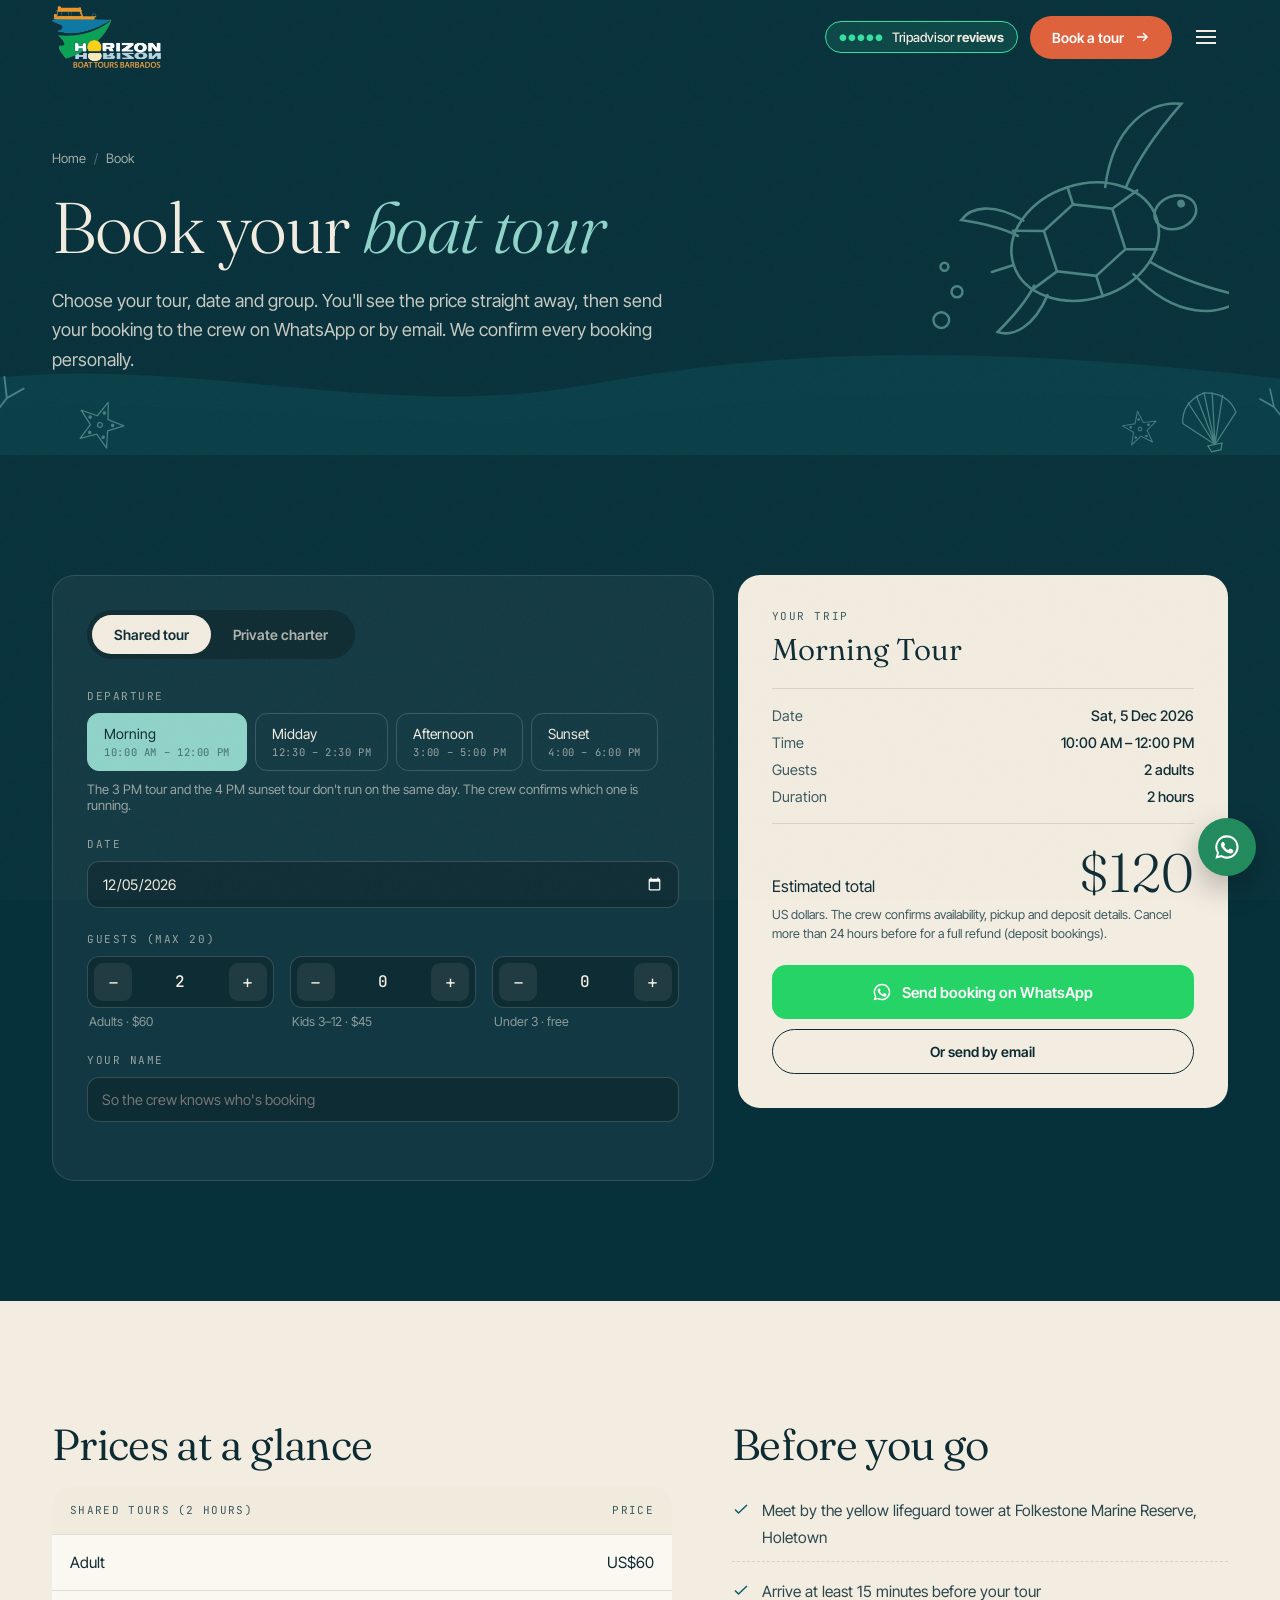
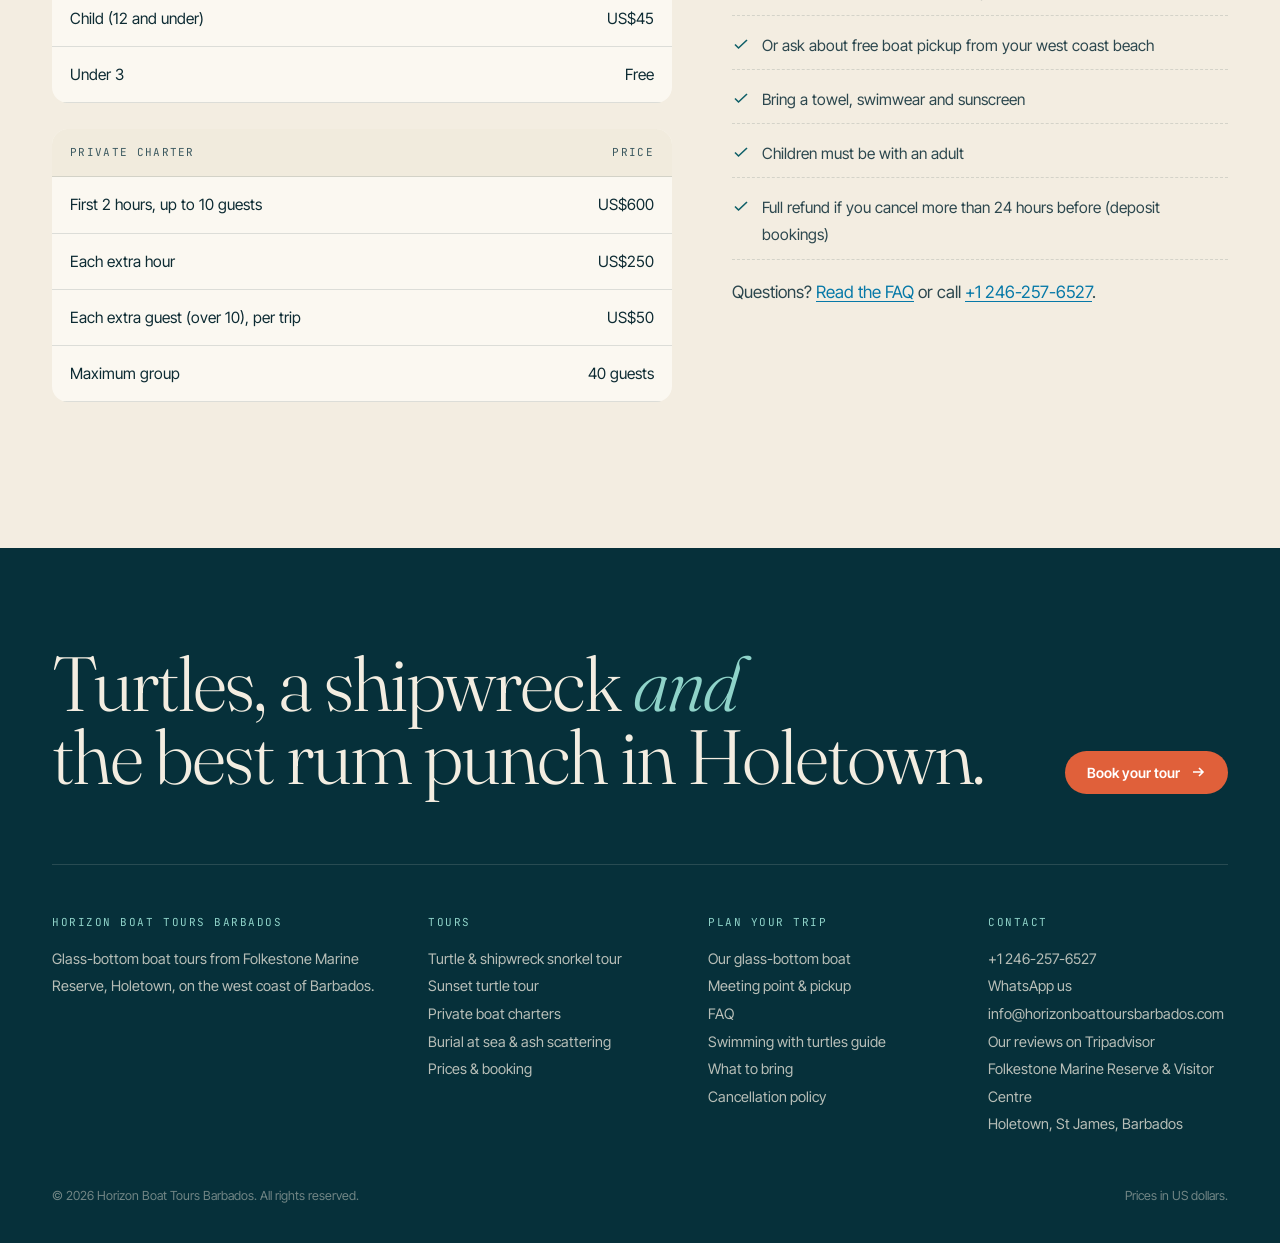
<file: book/index.html>
<!DOCTYPE html>
<html lang="en">
<head>
<meta charset="UTF-8">
<meta name="viewport" content="width=device-width, initial-scale=1">
<title>Book a Barbados Boat Tour | Prices &amp; Instant Quote | Horizon</title>
<meta name="description" content="Book a turtle and shipwreck snorkel tour or a private boat charter in Barbados. See your price instantly and send your booking to the crew on WhatsApp.">
<meta name="robots" content="noindex,follow">
<link rel="canonical" href="https://www.horizonboattoursbarbados.com/book/">
<meta property="og:type" content="website">
<meta property="og:site_name" content="Horizon Boat Tours Barbados">
<meta property="og:title" content="Book a Barbados Boat Tour | Prices &amp; Instant Quote | Horizon">
<meta property="og:description" content="Book a turtle and shipwreck snorkel tour or a private boat charter in Barbados. See your price instantly and send your booking to the crew on WhatsApp.">
<meta property="og:url" content="https://www.horizonboattoursbarbados.com/book/">
<meta property="og:image" content="https://www.horizonboattoursbarbados.com/assets/img/og-horizon-boat-tours-barbados.jpg">
<meta property="og:locale" content="en_US">
<meta name="twitter:card" content="summary_large_image">
<meta name="theme-color" content="#06303A">
<link rel="icon" href="../favicon.ico" sizes="any">
<link rel="icon" type="image/png" sizes="32x32" href="../assets/img/icon-32.png">
<link rel="apple-touch-icon" href="../assets/img/icon-180.png">
<link rel="manifest" href="../site.webmanifest">
<link rel="preconnect" href="https://fonts.googleapis.com">
<link rel="preconnect" href="https://fonts.gstatic.com" crossorigin>
<link href="https://fonts.googleapis.com/css2?family=Fraunces:ital,opsz,wght@0,9..144,300;0,9..144,350;0,9..144,400;1,9..144,300;1,9..144,350;1,9..144,400&family=Inter+Tight:wght@400;500;600&family=JetBrains+Mono:wght@400;500&display=swap" rel="stylesheet">
<link rel="stylesheet" href="../assets/css/style.css">
<script type="application/ld+json">{"@context": "https://schema.org", "@graph": [{"@type": "LocalBusiness", "@id": "https://www.horizonboattoursbarbados.com/#business", "name": "Horizon Boat Tours Barbados", "url": "https://www.horizonboattoursbarbados.com/", "logo": "https://www.horizonboattoursbarbados.com/assets/img/horizon-boat-tours-barbados-logo.png", "image": ["https://www.horizonboattoursbarbados.com/assets/img/glass-bottom-boat-holetown-barbados.jpg"], "description": "Glass-bottom boat tours in Holetown, Barbados: turtle feeding, shipwreck and reef snorkelling, sunset tours and private boat charters for up to 40 guests.", "telephone": "+12462576527", "email": "info@horizonboattoursbarbados.com", "priceRange": "$$", "address": {"@type": "PostalAddress", "streetAddress": "Folkestone Marine Reserve & Visitor Centre", "addressLocality": "Holetown", "addressRegion": "St James", "addressCountry": "BB"}, "geo": {"@type": "GeoCoordinates", "latitude": 13.1856, "longitude": -59.6406}, "areaServed": "West coast of Barbados"}, {"@type": "BreadcrumbList", "itemListElement": [{"@type": "ListItem", "position": 1, "name": "Home", "item": "https://www.horizonboattoursbarbados.com/"}, {"@type": "ListItem", "position": 2, "name": "Book", "item": "https://www.horizonboattoursbarbados.com/book/"}]}]}</script>
</head>
<body>
<a class="skip" href="#main">Skip to content</a>
<div class="toast" id="toast" role="status" aria-live="polite"></div>
<nav id="nav" aria-label="Main"><div class="wrap nav-in">
  <a href="../" class="nav-logo" aria-label="Horizon Boat Tours Barbados, home"><img class="lt" src="../assets/img/logo-light.webp" alt="Horizon Boat Tours Barbados" width="420" height="239"><img class="dk" src="../assets/img/logo.webp" alt="" width="420" height="239" aria-hidden="true"></a>
  <div class="links"><a href="../">Home</a><a href="../barbados-turtle-snorkeling-tour/">Turtle & Shipwreck Tour</a><a href="../barbados-sunset-cruise/">Sunset Tour</a><a href="../private-boat-charter-barbados/">Private Charters</a><a href="../glass-bottom-boat-barbados/">Our Boat</a><a href="../gallery/">Gallery</a><a href="../faq/">FAQ</a></div>
  <div class="nav-r">
    <a class="ta-pill" href="https://www.tripadvisor.com/Search?q=Horizon%20Boat%20Tours%20Barbados" target="_blank" rel="noopener" aria-label="Read our reviews on Tripadvisor"><span class="dots" aria-hidden="true">●●●●●</span><span class="tx">Tripadvisor <b>reviews</b></span></a>
    <a href="../book/" class="btn btn-coral">Book a tour <svg viewBox="0 0 16 16" fill="none" stroke="currentColor" stroke-width="1.6" aria-hidden="true"><path d="M3 8h10M9 4l4 4-4 4"/></svg></a>
    <button class="burger" type="button" aria-label="Open menu" aria-expanded="false" aria-controls="mmenu"><i></i><i></i><i></i></button>
  </div>
</div></nav>
<div class="mmenu" id="mmenu"><a href="../">Home</a><a href="../barbados-turtle-snorkeling-tour/">Turtle & Shipwreck Tour</a><a href="../barbados-sunset-cruise/">Sunset Tour</a><a href="../private-boat-charter-barbados/">Private Charters</a><a href="../glass-bottom-boat-barbados/">Our Boat</a><a href="../gallery/">Gallery</a><a href="../faq/">FAQ</a><a href="../folkestone-marine-reserve-meeting-point/">Meeting Point</a><a href="../burial-at-sea-barbados/">Burial at sea</a><a href="../guides/swimming-with-turtles-barbados/">Turtle guide</a><a href="https://www.tripadvisor.com/Search?q=Horizon%20Boat%20Tours%20Barbados" target="_blank" rel="noopener">Our Tripadvisor reviews</a><a href="../book/" class="btn btn-coral">Book a tour <svg viewBox="0 0 16 16" fill="none" stroke="currentColor" stroke-width="1.6" aria-hidden="true"><path d="M3 8h10M9 4l4 4-4 4"/></svg></a></div>
<main id="main">
<header class="phero"><svg class="bgw" viewBox="0 0 1440 160" preserveAspectRatio="none" aria-hidden="true"><path class="wave" d="M-60 90 C 180 50, 420 130, 660 90 S 1140 50, 1500 90 L1500 160 L-60 160 Z" fill="#0E5F68" opacity=".6"/><path class="wave" d="M-60 120 C 200 90, 460 150, 720 120 S 1200 90, 1500 120 L1500 160 L-60 160 Z" fill="#0A4A52"/></svg><svg class="deco-b" viewBox="0 0 1440 160" preserveAspectRatio="xMidYMax slice" aria-hidden="true"><g transform="translate(70 120) rotate(0) scale(1.2)" class=""><g class="sf"><path d="M0 40 L0 0 M0 14 L -16 -6 M-16 -6 L -20 -24 M-16 -6 L -30 -14 M0 4 L 14 -14 M14 -14 L 12 -32 M14 -14 L 28 -22 M0 -4 L 2 -28"/></g></g><g transform="translate(180 130) rotate(20) scale(0.8)" class=""><g class="sf"><polygon points="0.0,-30.0 7.1,-9.7 28.5,-9.3 11.4,3.7 17.6,24.3 0.0,12.0 -17.6,24.3 -11.4,3.7 -28.5,-9.3 -7.1,-9.7" stroke-linejoin="round"/><circle r="3"/><circle cx="0" cy="-16" r="1.4" fill="currentColor"/><circle cx="15" cy="-5" r="1.4" fill="currentColor"/><circle cx="9" cy="13" r="1.4" fill="currentColor"/><circle cx="-9" cy="13" r="1.4" fill="currentColor"/><circle cx="-15" cy="-5" r="1.4" fill="currentColor"/></g></g><g transform="translate(1290 126) rotate(-12) scale(0.8)" class=""><g class="sf"><path d="M0 30 L -34 -4 Q -30 -30 0 -36 Q 30 -30 34 -4 Z" stroke-linejoin="round"/><path d="M0 30 L -22 -28 M0 30 L -10 -34 M0 30 L 0 -36 M0 30 L 10 -34 M0 30 L 22 -28"/><path d="M-9 30 L 9 30 L 6 38 L -6 38 Z"/></g></g><g transform="translate(1370 118) rotate(0) scale(1)" class=""><g class="sf"><path d="M0 40 L0 0 M0 14 L -16 -6 M-16 -6 L -20 -24 M-16 -6 L -30 -14 M0 4 L 14 -14 M14 -14 L 12 -32 M14 -14 L 28 -22 M0 -4 L 2 -28"/></g></g><g transform="translate(1220 134) rotate(-8) scale(0.6)" class=""><g class="sf"><polygon points="0.0,-30.0 7.1,-9.7 28.5,-9.3 11.4,3.7 17.6,24.3 0.0,12.0 -17.6,24.3 -11.4,3.7 -28.5,-9.3 -7.1,-9.7" stroke-linejoin="round"/><circle r="3"/><circle cx="0" cy="-16" r="1.4" fill="currentColor"/><circle cx="15" cy="-5" r="1.4" fill="currentColor"/><circle cx="9" cy="13" r="1.4" fill="currentColor"/><circle cx="-9" cy="13" r="1.4" fill="currentColor"/><circle cx="-15" cy="-5" r="1.4" fill="currentColor"/></g></g></svg><svg class="deco-r" viewBox="0 0 260 260" aria-hidden="true"><g transform="translate(150 110) rotate(-18) scale(1.25)" class="bob"><g class="sf"><ellipse rx="46" ry="35"/><path d="M-22 -14 L 0 -24 L 22 -14 L 22 12 L 0 22 L -22 12 Z"/><path d="M-22 -14 L -40 -20 M22 -14 L 40 -20 M-22 12 L -40 18 M22 12 L 40 18 M0 -24 L 0 -35 M0 22 L 0 35"/><ellipse cx="58" cy="0" rx="13" ry="10"/><circle cx="63" cy="-4" r="1.6" fill="currentColor"/><path d="M22 -28 C 38 -62 64 -70 82 -62 C 62 -50 46 -38 34 -24"/><path d="M22 28 C 38 62 64 70 82 62 C 62 50 46 38 34 24"/><path d="M-32 -24 C -46 -40 -60 -42 -68 -36 C -56 -30 -46 -24 -38 -16"/><path d="M-32 24 C -46 40 -60 42 -68 36 C -56 30 -46 24 -38 16"/><path d="M-46 0 L -60 0"/></g></g><g transform="translate(40 170) rotate(0) scale(1.2)" class=""><g class="sf bubs"><circle cx="0" cy="0" r="5"/><circle cx="10" cy="-18" r="3.5"/><circle cx="2" cy="-34" r="2.5"/></g></g></svg><div class="wrap"><div><nav class="bc" aria-label="Breadcrumb"><ol class="crumbs"><li><a href="../">Home</a></li><li aria-current="page">Book</li></ol></nav><h1>Book your <em>boat tour</em></h1><p class="lede">Choose your tour, date and group. You'll see the price straight away, then send your booking to the crew on WhatsApp or by email. We confirm every booking personally.</p></div></div></header><section class="sec book" id="booking"><div class="wrap">
  <div class="bk-grid">
    <div class="panel">
      <div class="seg" id="seg" role="group" aria-label="Tour type"><button type="button" data-m="shared" class="on" aria-pressed="true">Shared tour</button><button type="button" data-m="private" aria-pressed="false">Private charter</button></div>
      <div id="sharedF">
        <div class="fld"><span class="l mono" style="display:block;margin-bottom:10px;color:rgba(243,237,225,.6)">Departure</span><div class="chips" id="depChips"></div>
          <p class="slot-note" style="margin-top:10px">The 3 PM tour and the 4 PM sunset tour don't run on the same day. The crew confirms which one is running.</p></div>
        <div class="fld"><label class="l mono" for="date">Date</label><input type="date" id="date"></div>
        <div class="fld"><span class="l mono" style="display:block;margin-bottom:10px;color:rgba(243,237,225,.6)">Guests (max 20)</span>
          <div class="two" style="grid-template-columns:1fr 1fr 1fr">
            <div><div class="step"><button type="button" data-s="a-" aria-label="One less adult">−</button><b id="ad">2</b><button type="button" data-s="a+" aria-label="One more adult">+</button></div><p class="step-l">Adults · $60</p></div>
            <div><div class="step"><button type="button" data-s="k-" aria-label="One less child">−</button><b id="kd">0</b><button type="button" data-s="k+" aria-label="One more child">+</button></div><p class="step-l">Kids 3–12 · $45</p></div>
            <div><div class="step"><button type="button" data-s="i-" aria-label="One less infant">−</button><b id="id">0</b><button type="button" data-s="i+" aria-label="One more infant">+</button></div><p class="step-l">Under 3 · free</p></div>
          </div></div>
      </div>
      <div id="privateF" hidden>
        <div class="two"><div class="fld"><label class="l mono" for="pdate">Date</label><input type="date" id="pdate"></div>
        <div class="fld"><label class="l mono" for="ptime">Preferred time</label><select id="ptime"><option>Morning</option><option>Midday</option><option>Afternoon</option><option>Sunset</option><option>Flexible</option></select></div></div>
        <div class="fld"><label class="l mono" for="hrs">Hours on the water · <b id="hv">2</b> h</label><input type="range" id="hrs" min="2" max="6" value="2"></div>
        <div class="fld"><label class="l mono" for="grp">Group size · <b id="gv">10</b> guests</label><input type="range" id="grp" min="1" max="40" value="10"></div>
        <div class="fld"><label class="l mono" for="occ">Occasion</label><select id="occ"><option>Just a great day out</option><option>Birthday</option><option>Anniversary / proposal</option><option>Wedding party</option><option>Bachelorette / bachelor</option><option>Family reunion</option><option>Corporate / team day</option></select></div>
      </div>
      <div class="fld form-name"><label class="l mono" for="gname">Your name</label><input type="text" id="gname" autocomplete="name" placeholder="So the crew knows who's booking"></div>
    </div>
    <aside class="sum">
      <span class="mono">Your trip</span><h2 id="sTitle" style="font-family:var(--serif);font-weight:350;font-size:30px;margin:10px 0 22px;line-height:1.1">Morning Tour</h2>
      <dl id="sList"></dl>
      <div class="total"><span>Estimated total</span><b id="sTotal">$120</b></div>
      <p class="fine">US dollars. The crew confirms availability, pickup and deposit details. Cancel more than 24 hours before for a full refund (deposit bookings).</p>
      <a href="#" class="wa" id="waBtn" target="_blank" rel="noopener"><svg viewBox="0 0 24 24" fill="currentColor" aria-hidden="true"><path d="M12 2a10 10 0 0 0-8.6 15.1L2 22l5-1.3A10 10 0 1 0 12 2zm0 18.2c-1.5 0-3-.4-4.3-1.2l-.3-.2-3 .8.8-2.9-.2-.3A8.2 8.2 0 1 1 12 20.2zm4.5-6.1c-.2-.1-1.5-.7-1.7-.8-.2-.1-.4-.1-.6.1l-.8 1c-.1.2-.3.2-.5.1a6.7 6.7 0 0 1-3.3-2.9c-.3-.4.2-.4.7-1.3.1-.2 0-.3 0-.4l-.8-1.8c-.2-.5-.4-.4-.6-.4h-.5a1 1 0 0 0-.7.3 3 3 0 0 0-.9 2.2 5.2 5.2 0 0 0 1.1 2.7 11.8 11.8 0 0 0 4.5 4c1.7.7 2.3.8 3.2.6.5-.1 1.5-.6 1.7-1.2.2-.6.2-1.1.2-1.2-.1-.1-.3-.2-.5-.3z"/></svg>Send booking on WhatsApp</a>
      <a href="#" id="mailBtn" class="btn btn-line" style="justify-content:center;margin-top:10px">Or send by email</a>
    </aside>
  </div>
</div></section>
<section class="sec"><div class="wrap two-col">
 <div class="prose"><h2>Prices at a glance</h2>
  <table class="tbl"><thead><tr><th>Shared tours (2 hours)</th><th class="r">Price</th></tr></thead><tbody><tr><td>Adult</td><td class="r">US$60</td></tr><tr><td>Child (12 and under)</td><td class="r">US$45</td></tr><tr><td>Under 3</td><td class="r">Free</td></tr></tbody></table>
  <table class="tbl"><thead><tr><th>Private charter</th><th class="r">Price</th></tr></thead><tbody><tr><td>First 2 hours, up to 10 guests</td><td class="r">US$600</td></tr><tr><td>Each extra hour</td><td class="r">US$250</td></tr><tr><td>Each extra guest (over 10), per trip</td><td class="r">US$50</td></tr><tr><td>Maximum group</td><td class="r">40 guests</td></tr></tbody></table>
 </div>
 <div class="prose"><h2>Before you go</h2>
  <ul class="ticks"><li><svg viewBox="0 0 18 18" fill="none" stroke="currentColor" stroke-width="1.6" aria-hidden="true"><path d="M3 9.5l3.5 3.5L15 5"/></svg><span>Meet by the yellow lifeguard tower at Folkestone Marine Reserve, Holetown</span></li><li><svg viewBox="0 0 18 18" fill="none" stroke="currentColor" stroke-width="1.6" aria-hidden="true"><path d="M3 9.5l3.5 3.5L15 5"/></svg><span>Arrive at least 15 minutes before your tour</span></li><li><svg viewBox="0 0 18 18" fill="none" stroke="currentColor" stroke-width="1.6" aria-hidden="true"><path d="M3 9.5l3.5 3.5L15 5"/></svg><span>Or ask about free boat pickup from your west coast beach</span></li><li><svg viewBox="0 0 18 18" fill="none" stroke="currentColor" stroke-width="1.6" aria-hidden="true"><path d="M3 9.5l3.5 3.5L15 5"/></svg><span>Bring a towel, swimwear and sunscreen</span></li><li><svg viewBox="0 0 18 18" fill="none" stroke="currentColor" stroke-width="1.6" aria-hidden="true"><path d="M3 9.5l3.5 3.5L15 5"/></svg><span>Children must be with an adult</span></li><li><svg viewBox="0 0 18 18" fill="none" stroke="currentColor" stroke-width="1.6" aria-hidden="true"><path d="M3 9.5l3.5 3.5L15 5"/></svg><span>Full refund if you cancel more than 24 hours before (deposit bookings)</span></li></ul>
  <p style="margin-top:18px">Questions? <a href="../faq/">Read the FAQ</a> or call <a href="tel:+12462576527">+1 246-257-6527</a>.</p></div>
</div></section>
</main>
<footer><div class="wrap">
  <div class="f-cta"><h2>Turtles, a shipwreck <em>and</em><br>the best rum punch in Holetown.</h2>
    <a href="../book/" class="btn btn-coral">Book your tour <svg viewBox="0 0 16 16" fill="none" stroke="currentColor" stroke-width="1.6" aria-hidden="true"><path d="M3 8h10M9 4l4 4-4 4"/></svg></a></div>
  <div class="f-grid">
    <div><h5>Horizon Boat Tours Barbados</h5><p>Glass-bottom boat tours from Folkestone Marine Reserve, Holetown, on the west coast of Barbados.</p></div>
    <div><h5>Tours</h5><a href="../barbados-turtle-snorkeling-tour/">Turtle &amp; shipwreck snorkel tour</a><a href="../barbados-sunset-cruise/">Sunset turtle tour</a><a href="../private-boat-charter-barbados/">Private boat charters</a><a href="../burial-at-sea-barbados/">Burial at sea &amp; ash scattering</a><a href="../book/">Prices &amp; booking</a></div>
    <div><h5>Plan your trip</h5><a href="../glass-bottom-boat-barbados/">Our glass-bottom boat</a><a href="../folkestone-marine-reserve-meeting-point/">Meeting point &amp; pickup</a><a href="../faq/">FAQ</a><a href="../guides/swimming-with-turtles-barbados/">Swimming with turtles guide</a><a href="../guides/what-to-bring-on-a-boat-tour-in-barbados/">What to bring</a><a href="../cancellation-policy/">Cancellation policy</a></div>
    <div><h5>Contact</h5><a href="tel:+12462576527">+1 246-257-6527</a><a href="#" data-wa>WhatsApp us</a><a href="mailto:info@horizonboattoursbarbados.com">info@horizonboattoursbarbados.com</a><a href="https://www.tripadvisor.com/Search?q=Horizon%20Boat%20Tours%20Barbados" target="_blank" rel="noopener">Our reviews on Tripadvisor</a><p>Folkestone Marine Reserve &amp; Visitor Centre<br>Holetown, St James, Barbados</p></div>
  </div>
  <div class="f-bot"><span>© 2026 Horizon Boat Tours Barbados. All rights reserved.</span><span>Prices in US dollars.</span></div>
</div></footer>
<a class="fab" href="#" data-wa aria-label="Chat with us on WhatsApp"><svg viewBox="0 0 24 24" fill="currentColor" aria-hidden="true"><path d="M12 2a10 10 0 0 0-8.6 15.1L2 22l5-1.3A10 10 0 1 0 12 2zm0 18.2c-1.5 0-3-.4-4.3-1.2l-.3-.2-3 .8.8-2.9-.2-.3A8.2 8.2 0 1 1 12 20.2zm4.5-6.1c-.2-.1-1.5-.7-1.7-.8-.2-.1-.4-.1-.6.1l-.8 1c-.1.2-.3.2-.5.1a6.7 6.7 0 0 1-3.3-2.9c-.3-.4.2-.4.7-1.3.1-.2 0-.3 0-.4l-.8-1.8c-.2-.5-.4-.4-.6-.4h-.5a1 1 0 0 0-.7.3 3 3 0 0 0-.9 2.2 5.2 5.2 0 0 0 1.1 2.7 11.8 11.8 0 0 0 4.5 4c1.7.7 2.3.8 3.2.6.5-.1 1.5-.6 1.7-1.2.2-.6.2-1.1.2-1.2-.1-.1-.3-.2-.5-.3z"/></svg></a>
<div class="mbar">
  <a href="../book/" class="p"><svg viewBox="0 0 20 20" fill="none" stroke="currentColor" stroke-width="1.6" aria-hidden="true"><rect x="3" y="4" width="14" height="13" rx="2"/><path d="M3 8h14M7 2v4M13 2v4"/></svg>Book</a>
  <a href="#" data-wa class="w"><svg viewBox="0 0 24 24" fill="currentColor" aria-hidden="true"><path d="M12 2a10 10 0 0 0-8.6 15.1L2 22l5-1.3A10 10 0 1 0 12 2zm0 18.2c-1.5 0-3-.4-4.3-1.2l-.3-.2-3 .8.8-2.9-.2-.3A8.2 8.2 0 1 1 12 20.2zm4.5-6.1c-.2-.1-1.5-.7-1.7-.8-.2-.1-.4-.1-.6.1l-.8 1c-.1.2-.3.2-.5.1a6.7 6.7 0 0 1-3.3-2.9c-.3-.4.2-.4.7-1.3.1-.2 0-.3 0-.4l-.8-1.8c-.2-.5-.4-.4-.6-.4h-.5a1 1 0 0 0-.7.3 3 3 0 0 0-.9 2.2 5.2 5.2 0 0 0 1.1 2.7 11.8 11.8 0 0 0 4.5 4c1.7.7 2.3.8 3.2.6.5-.1 1.5-.6 1.7-1.2.2-.6.2-1.1.2-1.2-.1-.1-.3-.2-.5-.3z"/></svg>WhatsApp</a>
  <a href="tel:+12462576527"><svg viewBox="0 0 20 20" fill="none" stroke="currentColor" stroke-width="1.6" aria-hidden="true"><path d="M5 2h3l1.5 4-2 1.5a10 10 0 0 0 5 5l1.5-2 4 1.5v3a2 2 0 0 1-2 2A15 15 0 0 1 3 4a2 2 0 0 1 2-2z"/></svg>Call</a>
</div>
<script src="../assets/js/main.js" defer></script>
</body>
</html>
</file>
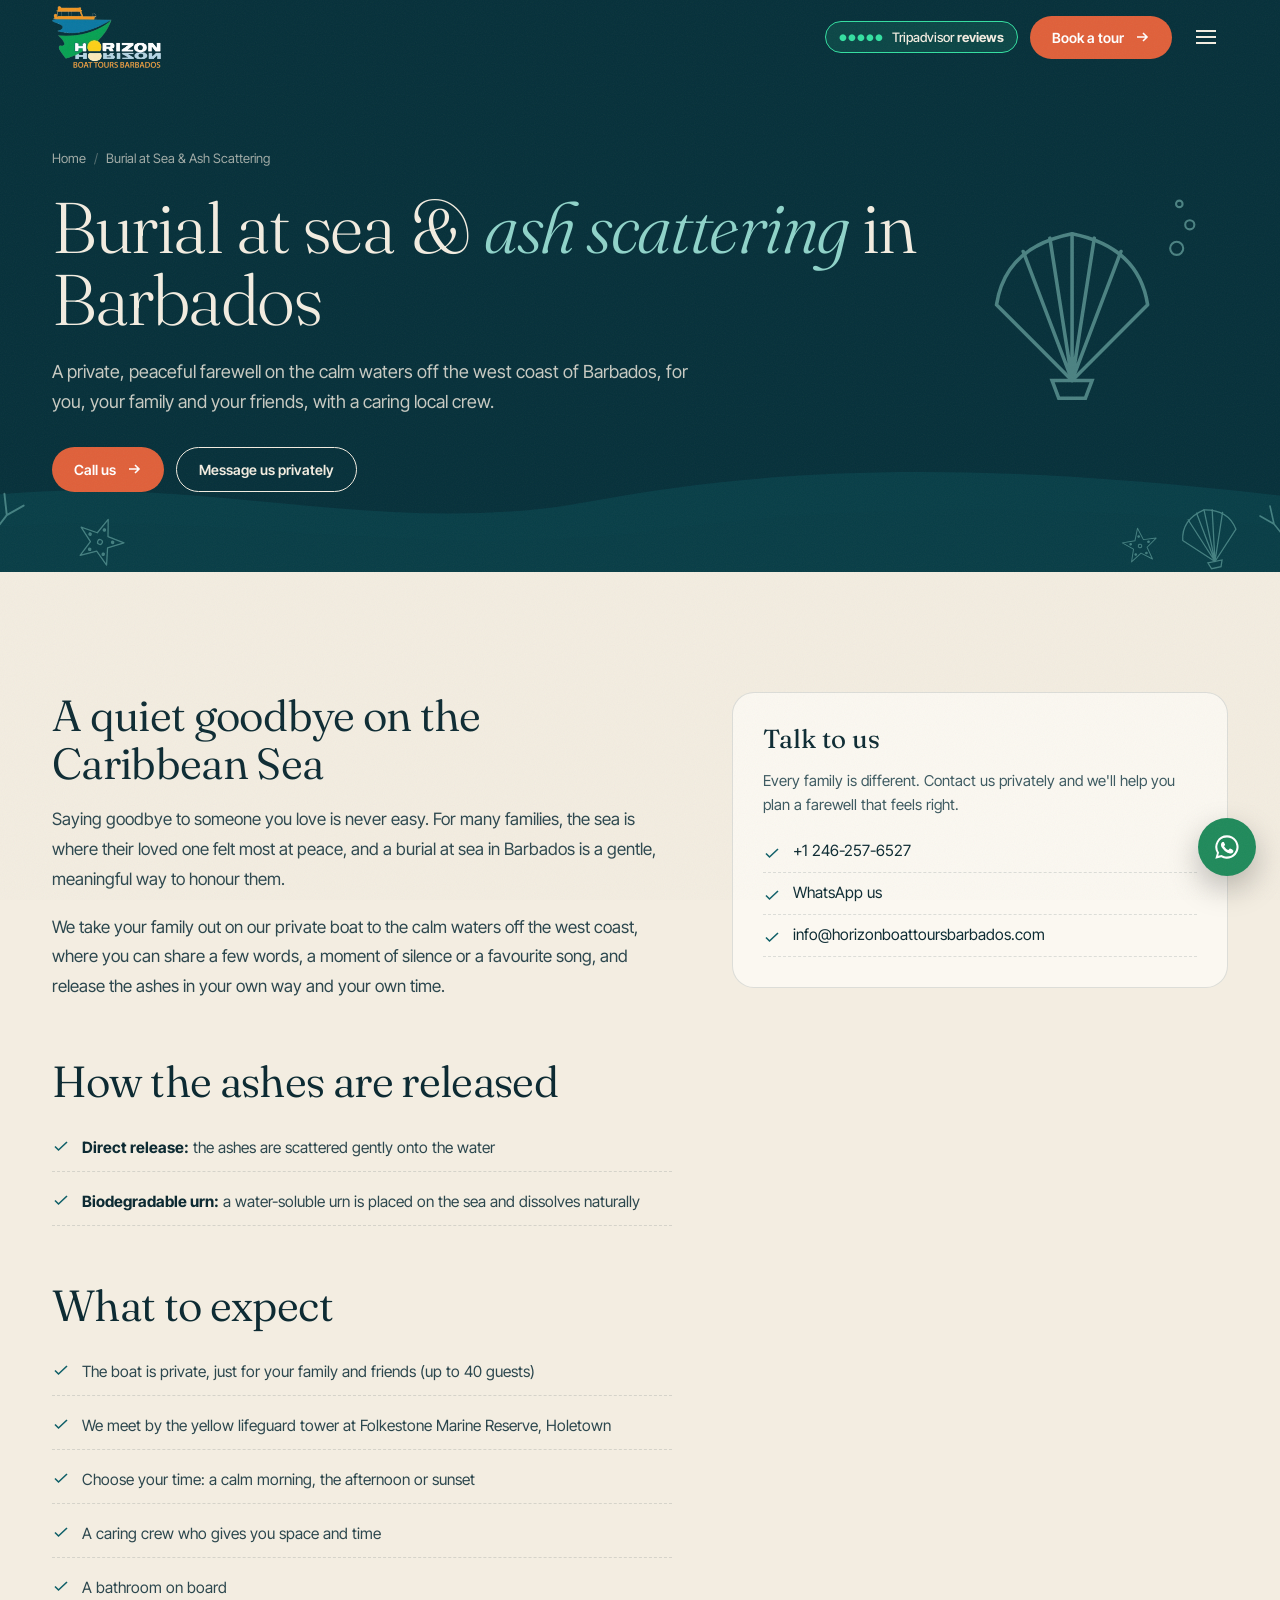
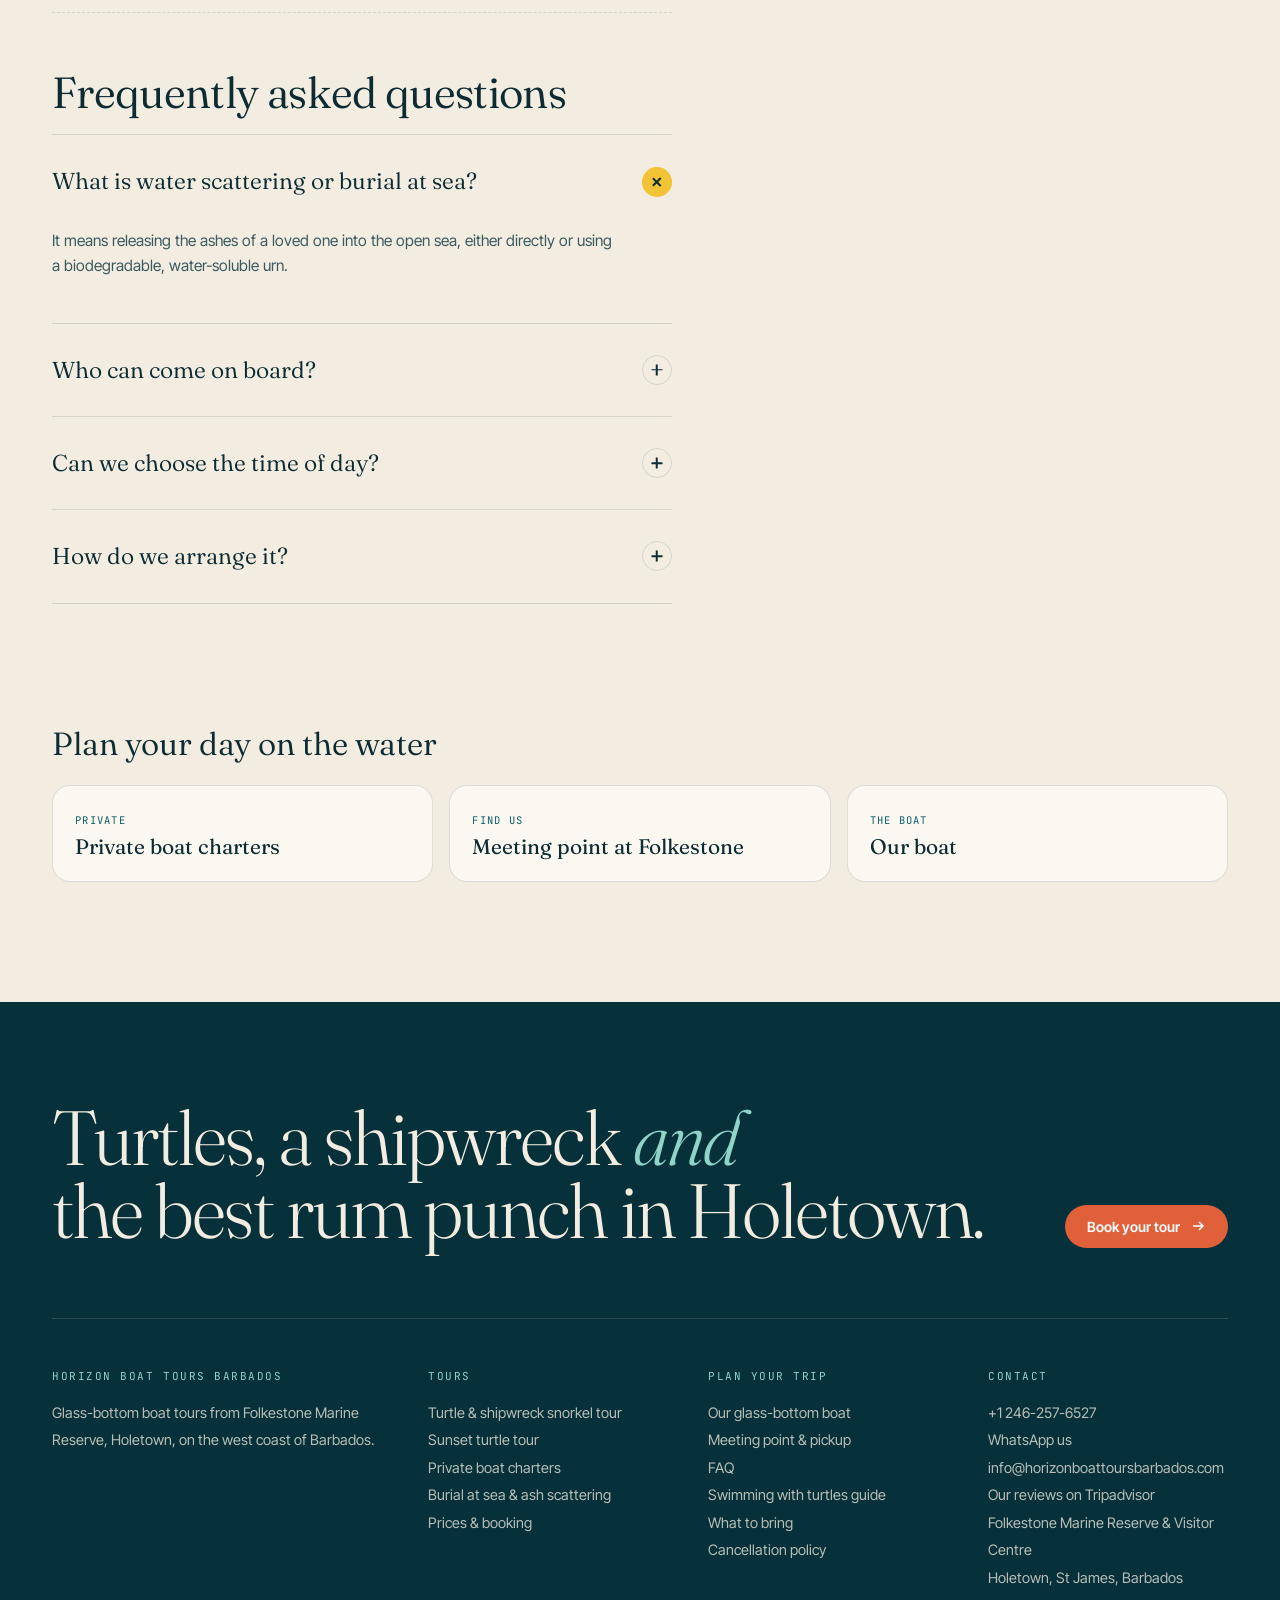
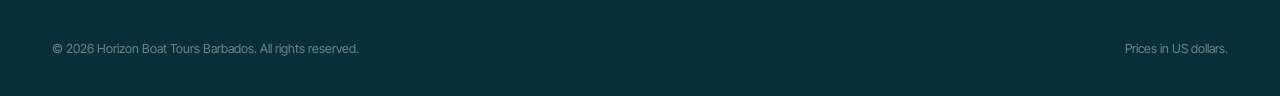
<file: burial-at-sea-barbados/index.html>
<!DOCTYPE html>
<html lang="en">
<head>
<meta charset="UTF-8">
<meta name="viewport" content="width=device-width, initial-scale=1">
<title>Burial at Sea &amp; Ash Scattering Barbados | Private Boat | Horizon</title>
<meta name="description" content="Private burial at sea and ash scattering in Barbados. A peaceful farewell off the west coast from Holetown, for family and friends of up to 40 guests.">
<meta name="robots" content="noindex,follow">
<link rel="canonical" href="https://www.horizonboattoursbarbados.com/burial-at-sea-barbados/">
<meta property="og:type" content="website">
<meta property="og:site_name" content="Horizon Boat Tours Barbados">
<meta property="og:title" content="Burial at Sea &amp; Ash Scattering Barbados | Private Boat | Horizon">
<meta property="og:description" content="Private burial at sea and ash scattering in Barbados. A peaceful farewell off the west coast from Holetown, for family and friends of up to 40 guests.">
<meta property="og:url" content="https://www.horizonboattoursbarbados.com/burial-at-sea-barbados/">
<meta property="og:image" content="https://www.horizonboattoursbarbados.com/assets/img/og-horizon-boat-tours-barbados.jpg">
<meta property="og:locale" content="en_US">
<meta name="twitter:card" content="summary_large_image">
<meta name="theme-color" content="#06303A">
<link rel="icon" href="../favicon.ico" sizes="any">
<link rel="icon" type="image/png" sizes="32x32" href="../assets/img/icon-32.png">
<link rel="apple-touch-icon" href="../assets/img/icon-180.png">
<link rel="manifest" href="../site.webmanifest">
<link rel="preconnect" href="https://fonts.googleapis.com">
<link rel="preconnect" href="https://fonts.gstatic.com" crossorigin>
<link href="https://fonts.googleapis.com/css2?family=Fraunces:ital,opsz,wght@0,9..144,300;0,9..144,350;0,9..144,400;1,9..144,300;1,9..144,350;1,9..144,400&family=Inter+Tight:wght@400;500;600&family=JetBrains+Mono:wght@400;500&display=swap" rel="stylesheet">
<link rel="stylesheet" href="../assets/css/style.css">
<script type="application/ld+json">{"@context": "https://schema.org", "@graph": [{"@type": "LocalBusiness", "@id": "https://www.horizonboattoursbarbados.com/#business", "name": "Horizon Boat Tours Barbados", "url": "https://www.horizonboattoursbarbados.com/", "logo": "https://www.horizonboattoursbarbados.com/assets/img/horizon-boat-tours-barbados-logo.png", "image": ["https://www.horizonboattoursbarbados.com/assets/img/glass-bottom-boat-holetown-barbados.jpg"], "description": "Glass-bottom boat tours in Holetown, Barbados: turtle feeding, shipwreck and reef snorkelling, sunset tours and private boat charters for up to 40 guests.", "telephone": "+12462576527", "email": "info@horizonboattoursbarbados.com", "priceRange": "$$", "address": {"@type": "PostalAddress", "streetAddress": "Folkestone Marine Reserve & Visitor Centre", "addressLocality": "Holetown", "addressRegion": "St James", "addressCountry": "BB"}, "geo": {"@type": "GeoCoordinates", "latitude": 13.1856, "longitude": -59.6406}, "areaServed": "West coast of Barbados"}, {"@type": "Service", "name": "Burial at sea and ash scattering, Barbados", "serviceType": "Burial at sea / ash scattering", "provider": {"@id": "https://www.horizonboattoursbarbados.com/#business"}, "areaServed": "West coast of Barbados", "url": "https://www.horizonboattoursbarbados.com/burial-at-sea-barbados/"}, {"@type": "BreadcrumbList", "itemListElement": [{"@type": "ListItem", "position": 1, "name": "Home", "item": "https://www.horizonboattoursbarbados.com/"}, {"@type": "ListItem", "position": 2, "name": "Burial at Sea & Ash Scattering", "item": "https://www.horizonboattoursbarbados.com/burial-at-sea-barbados/"}]}, {"@type": "FAQPage", "mainEntity": [{"@type": "Question", "name": "What is water scattering or burial at sea?", "acceptedAnswer": {"@type": "Answer", "text": "It means releasing the ashes of a loved one into the open sea, either directly or using a biodegradable, water-soluble urn."}}, {"@type": "Question", "name": "Who can come on board?", "acceptedAnswer": {"@type": "Answer", "text": "The boat is private for your family and friends, for up to 40 guests."}}, {"@type": "Question", "name": "Can we choose the time of day?", "acceptedAnswer": {"@type": "Answer", "text": "Yes. Many families choose a calm morning or a quiet sunset. Tell us what feels right and we'll plan around it."}}, {"@type": "Question", "name": "How do we arrange it?", "acceptedAnswer": {"@type": "Answer", "text": "Message or call us privately and we'll talk you through everything, at your pace."}}]}]}</script>
</head>
<body>
<a class="skip" href="#main">Skip to content</a>
<div class="toast" id="toast" role="status" aria-live="polite"></div>
<nav id="nav" aria-label="Main"><div class="wrap nav-in">
  <a href="../" class="nav-logo" aria-label="Horizon Boat Tours Barbados, home"><img class="lt" src="../assets/img/logo-light.webp" alt="Horizon Boat Tours Barbados" width="420" height="239"><img class="dk" src="../assets/img/logo.webp" alt="" width="420" height="239" aria-hidden="true"></a>
  <div class="links"><a href="../">Home</a><a href="../barbados-turtle-snorkeling-tour/">Turtle & Shipwreck Tour</a><a href="../barbados-sunset-cruise/">Sunset Tour</a><a href="../private-boat-charter-barbados/">Private Charters</a><a href="../glass-bottom-boat-barbados/">Our Boat</a><a href="../gallery/">Gallery</a><a href="../faq/">FAQ</a></div>
  <div class="nav-r">
    <a class="ta-pill" href="https://www.tripadvisor.com/Search?q=Horizon%20Boat%20Tours%20Barbados" target="_blank" rel="noopener" aria-label="Read our reviews on Tripadvisor"><span class="dots" aria-hidden="true">●●●●●</span><span class="tx">Tripadvisor <b>reviews</b></span></a>
    <a href="../book/" class="btn btn-coral">Book a tour <svg viewBox="0 0 16 16" fill="none" stroke="currentColor" stroke-width="1.6" aria-hidden="true"><path d="M3 8h10M9 4l4 4-4 4"/></svg></a>
    <button class="burger" type="button" aria-label="Open menu" aria-expanded="false" aria-controls="mmenu"><i></i><i></i><i></i></button>
  </div>
</div></nav>
<div class="mmenu" id="mmenu"><a href="../">Home</a><a href="../barbados-turtle-snorkeling-tour/">Turtle & Shipwreck Tour</a><a href="../barbados-sunset-cruise/">Sunset Tour</a><a href="../private-boat-charter-barbados/">Private Charters</a><a href="../glass-bottom-boat-barbados/">Our Boat</a><a href="../gallery/">Gallery</a><a href="../faq/">FAQ</a><a href="../folkestone-marine-reserve-meeting-point/">Meeting Point</a><a href="../burial-at-sea-barbados/">Burial at sea</a><a href="../guides/swimming-with-turtles-barbados/">Turtle guide</a><a href="https://www.tripadvisor.com/Search?q=Horizon%20Boat%20Tours%20Barbados" target="_blank" rel="noopener">Our Tripadvisor reviews</a><a href="../book/" class="btn btn-coral">Book a tour <svg viewBox="0 0 16 16" fill="none" stroke="currentColor" stroke-width="1.6" aria-hidden="true"><path d="M3 8h10M9 4l4 4-4 4"/></svg></a></div>
<main id="main">
<header class="phero"><svg class="bgw" viewBox="0 0 1440 160" preserveAspectRatio="none" aria-hidden="true"><path class="wave" d="M-60 90 C 180 50, 420 130, 660 90 S 1140 50, 1500 90 L1500 160 L-60 160 Z" fill="#0E5F68" opacity=".6"/><path class="wave" d="M-60 120 C 200 90, 460 150, 720 120 S 1200 90, 1500 120 L1500 160 L-60 160 Z" fill="#0A4A52"/></svg><svg class="deco-b" viewBox="0 0 1440 160" preserveAspectRatio="xMidYMax slice" aria-hidden="true"><g transform="translate(70 120) rotate(0) scale(1.2)" class=""><g class="sf"><path d="M0 40 L0 0 M0 14 L -16 -6 M-16 -6 L -20 -24 M-16 -6 L -30 -14 M0 4 L 14 -14 M14 -14 L 12 -32 M14 -14 L 28 -22 M0 -4 L 2 -28"/></g></g><g transform="translate(180 130) rotate(20) scale(0.8)" class=""><g class="sf"><polygon points="0.0,-30.0 7.1,-9.7 28.5,-9.3 11.4,3.7 17.6,24.3 0.0,12.0 -17.6,24.3 -11.4,3.7 -28.5,-9.3 -7.1,-9.7" stroke-linejoin="round"/><circle r="3"/><circle cx="0" cy="-16" r="1.4" fill="currentColor"/><circle cx="15" cy="-5" r="1.4" fill="currentColor"/><circle cx="9" cy="13" r="1.4" fill="currentColor"/><circle cx="-9" cy="13" r="1.4" fill="currentColor"/><circle cx="-15" cy="-5" r="1.4" fill="currentColor"/></g></g><g transform="translate(1290 126) rotate(-12) scale(0.8)" class=""><g class="sf"><path d="M0 30 L -34 -4 Q -30 -30 0 -36 Q 30 -30 34 -4 Z" stroke-linejoin="round"/><path d="M0 30 L -22 -28 M0 30 L -10 -34 M0 30 L 0 -36 M0 30 L 10 -34 M0 30 L 22 -28"/><path d="M-9 30 L 9 30 L 6 38 L -6 38 Z"/></g></g><g transform="translate(1370 118) rotate(0) scale(1)" class=""><g class="sf"><path d="M0 40 L0 0 M0 14 L -16 -6 M-16 -6 L -20 -24 M-16 -6 L -30 -14 M0 4 L 14 -14 M14 -14 L 12 -32 M14 -14 L 28 -22 M0 -4 L 2 -28"/></g></g><g transform="translate(1220 134) rotate(-8) scale(0.6)" class=""><g class="sf"><polygon points="0.0,-30.0 7.1,-9.7 28.5,-9.3 11.4,3.7 17.6,24.3 0.0,12.0 -17.6,24.3 -11.4,3.7 -28.5,-9.3 -7.1,-9.7" stroke-linejoin="round"/><circle r="3"/><circle cx="0" cy="-16" r="1.4" fill="currentColor"/><circle cx="15" cy="-5" r="1.4" fill="currentColor"/><circle cx="9" cy="13" r="1.4" fill="currentColor"/><circle cx="-9" cy="13" r="1.4" fill="currentColor"/><circle cx="-15" cy="-5" r="1.4" fill="currentColor"/></g></g></svg><svg class="deco-r" viewBox="0 0 260 260" aria-hidden="true"><g transform="translate(140 120) rotate(0) scale(1.7)" class="bob slow"><g class="sf"><path d="M0 30 L -34 -4 Q -30 -30 0 -36 Q 30 -30 34 -4 Z" stroke-linejoin="round"/><path d="M0 30 L -22 -28 M0 30 L -10 -34 M0 30 L 0 -36 M0 30 L 10 -34 M0 30 L 22 -28"/><path d="M-9 30 L 9 30 L 6 38 L -6 38 Z"/></g></g><g transform="translate(220 70) rotate(0) scale(1)" class=""><g class="sf bubs"><circle cx="0" cy="0" r="5"/><circle cx="10" cy="-18" r="3.5"/><circle cx="2" cy="-34" r="2.5"/></g></g></svg><div class="wrap"><div><nav class="bc" aria-label="Breadcrumb"><ol class="crumbs"><li><a href="../">Home</a></li><li aria-current="page">Burial at Sea &amp; Ash Scattering</li></ol></nav><h1>Burial at sea &amp; <em>ash scattering</em> in Barbados</h1><p class="lede">A private, peaceful farewell on the calm waters off the west coast of Barbados, for you, your family and your friends, with a caring local crew.</p><div class=ctas><a href="tel:+12462576527" class="btn btn-coral">Call us <svg viewBox="0 0 16 16" fill="none" stroke="currentColor" stroke-width="1.6" aria-hidden="true"><path d="M3 8h10M9 4l4 4-4 4"/></svg></a><a href="#" data-wa="Hello Horizon, I'd like to ask about a burial at sea / ash scattering." class="btn btn-line">Message us privately</a></div></div></div></header><section class="sec"><div class="wrap two-col">
 <article class="prose">
  <h2>A quiet goodbye on the Caribbean Sea</h2>
  <p>Saying goodbye to someone you love is never easy. For many families, the sea is where their loved one felt most at peace, and a burial at sea in Barbados is a gentle, meaningful way to honour them.</p>
  <p>We take your family out on our private boat to the calm waters off the west coast, where you can share a few words, a moment of silence or a favourite song, and release the ashes in your own way and your own time.</p>
  <h2>How the ashes are released</h2>
  <ul class="ticks"><li><svg viewBox="0 0 18 18" fill="none" stroke="currentColor" stroke-width="1.6" aria-hidden="true"><path d="M3 9.5l3.5 3.5L15 5"/></svg><span><strong>Direct release:</strong> the ashes are scattered gently onto the water</span></li><li><svg viewBox="0 0 18 18" fill="none" stroke="currentColor" stroke-width="1.6" aria-hidden="true"><path d="M3 9.5l3.5 3.5L15 5"/></svg><span><strong>Biodegradable urn:</strong> a water-soluble urn is placed on the sea and dissolves naturally</span></li></ul>
  <h2>What to expect</h2>
  <ul class="ticks"><li><svg viewBox="0 0 18 18" fill="none" stroke="currentColor" stroke-width="1.6" aria-hidden="true"><path d="M3 9.5l3.5 3.5L15 5"/></svg><span>The boat is private, just for your family and friends (up to 40 guests)</span></li><li><svg viewBox="0 0 18 18" fill="none" stroke="currentColor" stroke-width="1.6" aria-hidden="true"><path d="M3 9.5l3.5 3.5L15 5"/></svg><span>We meet by the yellow lifeguard tower at Folkestone Marine Reserve, Holetown</span></li><li><svg viewBox="0 0 18 18" fill="none" stroke="currentColor" stroke-width="1.6" aria-hidden="true"><path d="M3 9.5l3.5 3.5L15 5"/></svg><span>Choose your time: a calm morning, the afternoon or sunset</span></li><li><svg viewBox="0 0 18 18" fill="none" stroke="currentColor" stroke-width="1.6" aria-hidden="true"><path d="M3 9.5l3.5 3.5L15 5"/></svg><span>A caring crew who gives you space and time</span></li><li><svg viewBox="0 0 18 18" fill="none" stroke="currentColor" stroke-width="1.6" aria-hidden="true"><path d="M3 9.5l3.5 3.5L15 5"/></svg><span>A bathroom on board</span></li></ul>
  <h2>Frequently asked questions</h2>
  <div class="faq"><div class="qa"><button type="button">What is water scattering or burial at sea?<i aria-hidden="true"></i></button><div class="a"><div><p>It means releasing the ashes of a loved one into the open sea, either directly or using a biodegradable, water-soluble urn.</p></div></div></div><div class="qa"><button type="button">Who can come on board?<i aria-hidden="true"></i></button><div class="a"><div><p>The boat is private for your family and friends, for up to 40 guests.</p></div></div></div><div class="qa"><button type="button">Can we choose the time of day?<i aria-hidden="true"></i></button><div class="a"><div><p>Yes. Many families choose a calm morning or a quiet sunset. Tell us what feels right and we'll plan around it.</p></div></div></div><div class="qa"><button type="button">How do we arrange it?<i aria-hidden="true"></i></button><div class="a"><div><p>Message or call us privately and we'll talk you through everything, at your pace.</p></div></div></div></div>
 </article>
 <aside class="side">
  <div class="card rv"><h3>Talk to us</h3><p style="color:var(--ink2);font-size:15px;line-height:1.6;margin-bottom:14px">Every family is different. Contact us privately and we'll help you plan a farewell that feels right.</p><ul class="ticks"><li><svg viewBox="0 0 18 18" fill="none" stroke="currentColor" stroke-width="1.6" aria-hidden="true"><path d="M3 9.5l3.5 3.5L15 5"/></svg><span><a href="tel:+12462576527">+1 246-257-6527</a></span></li><li><svg viewBox="0 0 18 18" fill="none" stroke="currentColor" stroke-width="1.6" aria-hidden="true"><path d="M3 9.5l3.5 3.5L15 5"/></svg><span><a href="#" data-wa="Hello Horizon, I would like to ask about a burial at sea / ash scattering.">WhatsApp us</a></span></li><li><svg viewBox="0 0 18 18" fill="none" stroke="currentColor" stroke-width="1.6" aria-hidden="true"><path d="M3 9.5l3.5 3.5L15 5"/></svg><span><a href="mailto:info@horizonboattoursbarbados.com">info@horizonboattoursbarbados.com</a></span></li></ul></div>
 </aside>
</div></section><section class="sec" style="padding-top:0"><div class="wrap"><h2 class="sr" style="font-family:var(--serif);font-weight:350;font-size:32px;margin-bottom:22px">Plan your day on the water</h2><div class="related"><a href="../private-boat-charter-barbados/"><small>Private</small><b>Private boat charters</b></a><a href="../folkestone-marine-reserve-meeting-point/"><small>Find us</small><b>Meeting point at Folkestone</b></a><a href="../glass-bottom-boat-barbados/"><small>The boat</small><b>Our boat</b></a></div></div></section>
</main>
<footer><div class="wrap">
  <div class="f-cta"><h2>Turtles, a shipwreck <em>and</em><br>the best rum punch in Holetown.</h2>
    <a href="../book/" class="btn btn-coral">Book your tour <svg viewBox="0 0 16 16" fill="none" stroke="currentColor" stroke-width="1.6" aria-hidden="true"><path d="M3 8h10M9 4l4 4-4 4"/></svg></a></div>
  <div class="f-grid">
    <div><h5>Horizon Boat Tours Barbados</h5><p>Glass-bottom boat tours from Folkestone Marine Reserve, Holetown, on the west coast of Barbados.</p></div>
    <div><h5>Tours</h5><a href="../barbados-turtle-snorkeling-tour/">Turtle &amp; shipwreck snorkel tour</a><a href="../barbados-sunset-cruise/">Sunset turtle tour</a><a href="../private-boat-charter-barbados/">Private boat charters</a><a href="../burial-at-sea-barbados/">Burial at sea &amp; ash scattering</a><a href="../book/">Prices &amp; booking</a></div>
    <div><h5>Plan your trip</h5><a href="../glass-bottom-boat-barbados/">Our glass-bottom boat</a><a href="../folkestone-marine-reserve-meeting-point/">Meeting point &amp; pickup</a><a href="../faq/">FAQ</a><a href="../guides/swimming-with-turtles-barbados/">Swimming with turtles guide</a><a href="../guides/what-to-bring-on-a-boat-tour-in-barbados/">What to bring</a><a href="../cancellation-policy/">Cancellation policy</a></div>
    <div><h5>Contact</h5><a href="tel:+12462576527">+1 246-257-6527</a><a href="#" data-wa>WhatsApp us</a><a href="mailto:info@horizonboattoursbarbados.com">info@horizonboattoursbarbados.com</a><a href="https://www.tripadvisor.com/Search?q=Horizon%20Boat%20Tours%20Barbados" target="_blank" rel="noopener">Our reviews on Tripadvisor</a><p>Folkestone Marine Reserve &amp; Visitor Centre<br>Holetown, St James, Barbados</p></div>
  </div>
  <div class="f-bot"><span>© 2026 Horizon Boat Tours Barbados. All rights reserved.</span><span>Prices in US dollars.</span></div>
</div></footer>
<a class="fab" href="#" data-wa aria-label="Chat with us on WhatsApp"><svg viewBox="0 0 24 24" fill="currentColor" aria-hidden="true"><path d="M12 2a10 10 0 0 0-8.6 15.1L2 22l5-1.3A10 10 0 1 0 12 2zm0 18.2c-1.5 0-3-.4-4.3-1.2l-.3-.2-3 .8.8-2.9-.2-.3A8.2 8.2 0 1 1 12 20.2zm4.5-6.1c-.2-.1-1.5-.7-1.7-.8-.2-.1-.4-.1-.6.1l-.8 1c-.1.2-.3.2-.5.1a6.7 6.7 0 0 1-3.3-2.9c-.3-.4.2-.4.7-1.3.1-.2 0-.3 0-.4l-.8-1.8c-.2-.5-.4-.4-.6-.4h-.5a1 1 0 0 0-.7.3 3 3 0 0 0-.9 2.2 5.2 5.2 0 0 0 1.1 2.7 11.8 11.8 0 0 0 4.5 4c1.7.7 2.3.8 3.2.6.5-.1 1.5-.6 1.7-1.2.2-.6.2-1.1.2-1.2-.1-.1-.3-.2-.5-.3z"/></svg></a>
<div class="mbar">
  <a href="../book/" class="p"><svg viewBox="0 0 20 20" fill="none" stroke="currentColor" stroke-width="1.6" aria-hidden="true"><rect x="3" y="4" width="14" height="13" rx="2"/><path d="M3 8h14M7 2v4M13 2v4"/></svg>Book</a>
  <a href="#" data-wa class="w"><svg viewBox="0 0 24 24" fill="currentColor" aria-hidden="true"><path d="M12 2a10 10 0 0 0-8.6 15.1L2 22l5-1.3A10 10 0 1 0 12 2zm0 18.2c-1.5 0-3-.4-4.3-1.2l-.3-.2-3 .8.8-2.9-.2-.3A8.2 8.2 0 1 1 12 20.2zm4.5-6.1c-.2-.1-1.5-.7-1.7-.8-.2-.1-.4-.1-.6.1l-.8 1c-.1.2-.3.2-.5.1a6.7 6.7 0 0 1-3.3-2.9c-.3-.4.2-.4.7-1.3.1-.2 0-.3 0-.4l-.8-1.8c-.2-.5-.4-.4-.6-.4h-.5a1 1 0 0 0-.7.3 3 3 0 0 0-.9 2.2 5.2 5.2 0 0 0 1.1 2.7 11.8 11.8 0 0 0 4.5 4c1.7.7 2.3.8 3.2.6.5-.1 1.5-.6 1.7-1.2.2-.6.2-1.1.2-1.2-.1-.1-.3-.2-.5-.3z"/></svg>WhatsApp</a>
  <a href="tel:+12462576527"><svg viewBox="0 0 20 20" fill="none" stroke="currentColor" stroke-width="1.6" aria-hidden="true"><path d="M5 2h3l1.5 4-2 1.5a10 10 0 0 0 5 5l1.5-2 4 1.5v3a2 2 0 0 1-2 2A15 15 0 0 1 3 4a2 2 0 0 1 2-2z"/></svg>Call</a>
</div>
<script src="../assets/js/main.js" defer></script>
</body>
</html>
</file>
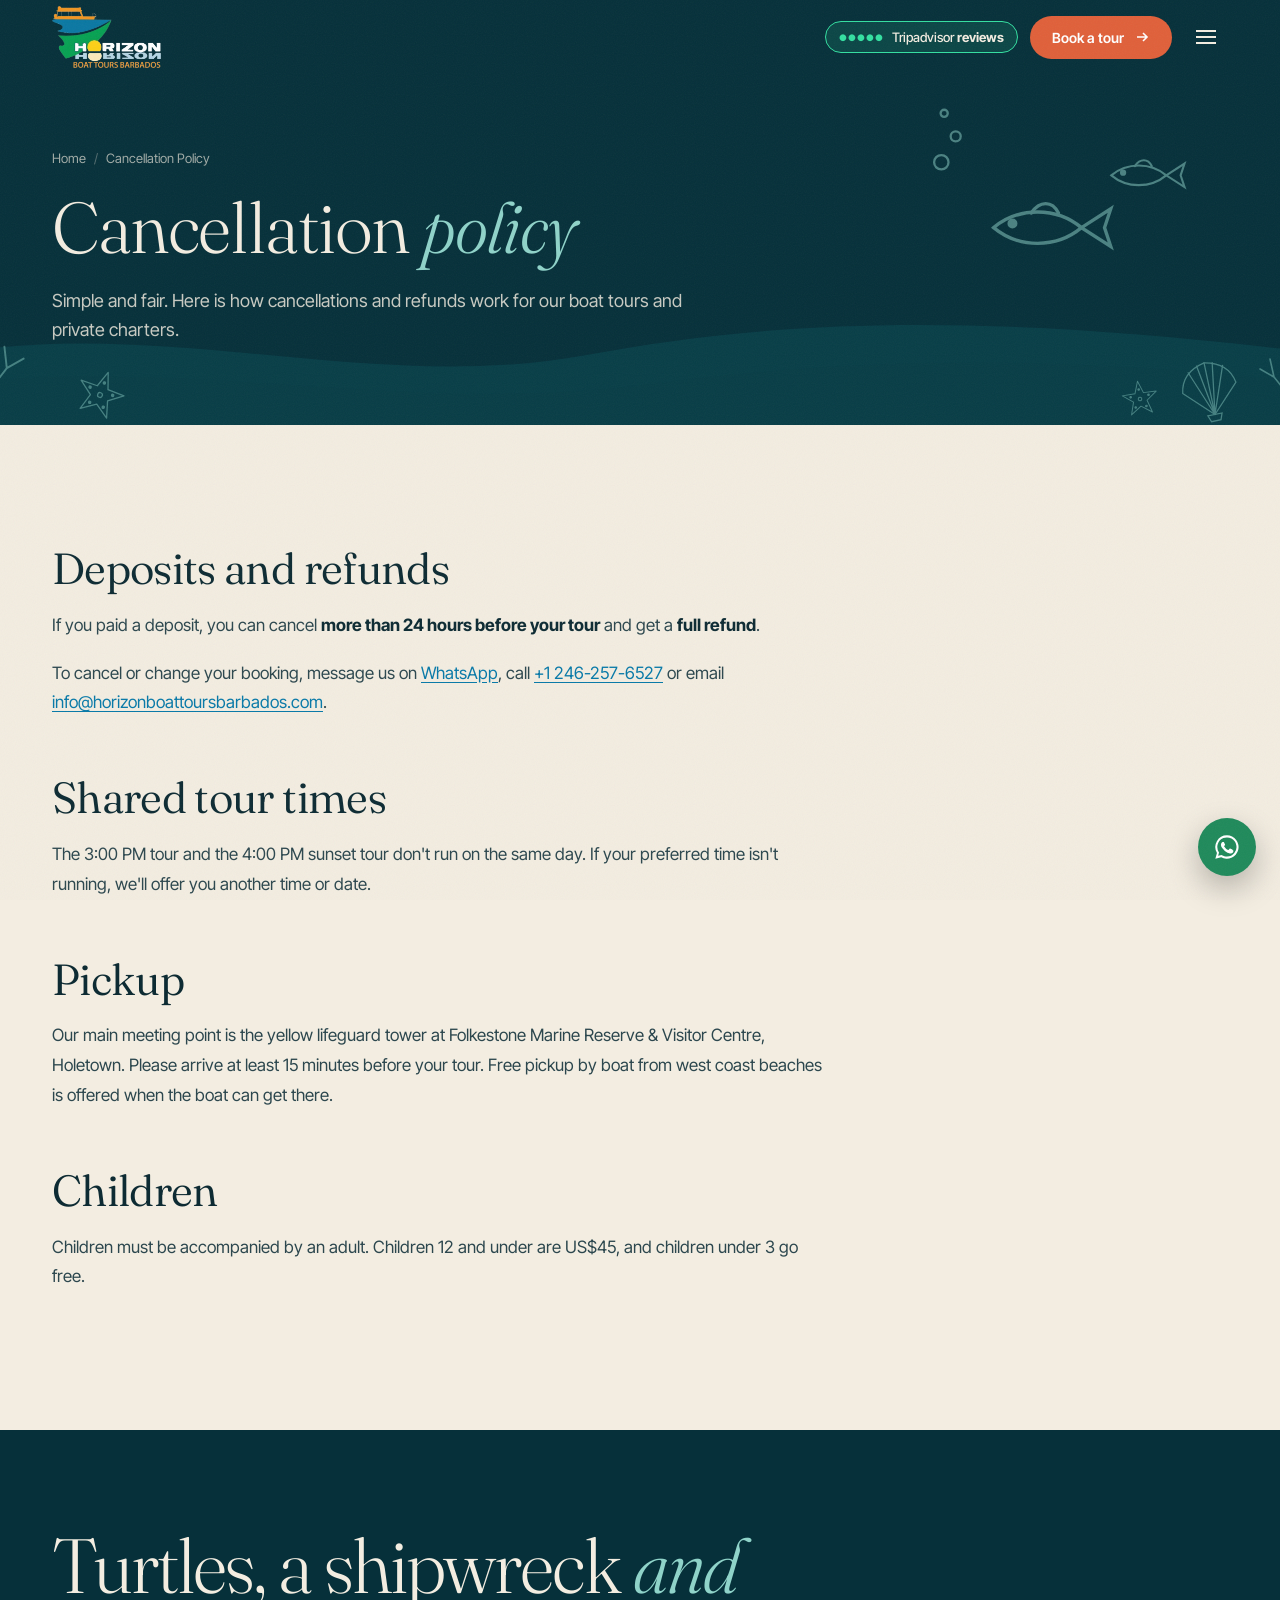
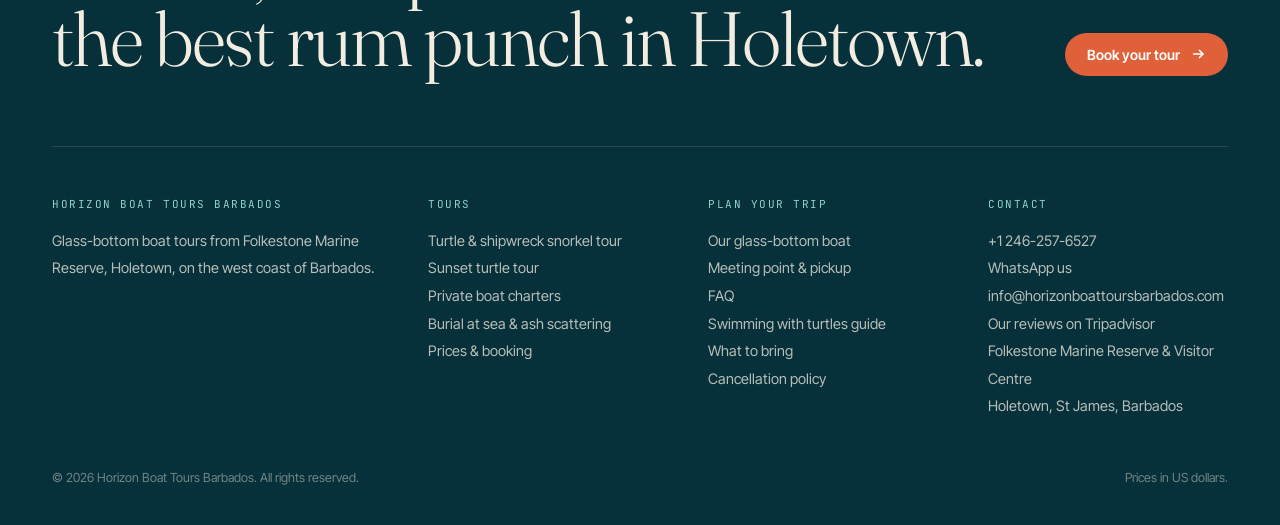
<file: cancellation-policy/index.html>
<!DOCTYPE html>
<html lang="en">
<head>
<meta charset="UTF-8">
<meta name="viewport" content="width=device-width, initial-scale=1">
<title>Cancellation Policy | Horizon Boat Tours Barbados</title>
<meta name="description" content="Cancellation and refund policy for Horizon Boat Tours Barbados. Full refund on deposits when you cancel more than 24 hours before your tour.">
<meta name="robots" content="noindex,follow">
<link rel="canonical" href="https://www.horizonboattoursbarbados.com/cancellation-policy/">
<meta property="og:type" content="website">
<meta property="og:site_name" content="Horizon Boat Tours Barbados">
<meta property="og:title" content="Cancellation Policy | Horizon Boat Tours Barbados">
<meta property="og:description" content="Cancellation and refund policy for Horizon Boat Tours Barbados. Full refund on deposits when you cancel more than 24 hours before your tour.">
<meta property="og:url" content="https://www.horizonboattoursbarbados.com/cancellation-policy/">
<meta property="og:image" content="https://www.horizonboattoursbarbados.com/assets/img/og-horizon-boat-tours-barbados.jpg">
<meta property="og:locale" content="en_US">
<meta name="twitter:card" content="summary_large_image">
<meta name="theme-color" content="#06303A">
<link rel="icon" href="../favicon.ico" sizes="any">
<link rel="icon" type="image/png" sizes="32x32" href="../assets/img/icon-32.png">
<link rel="apple-touch-icon" href="../assets/img/icon-180.png">
<link rel="manifest" href="../site.webmanifest">
<link rel="preconnect" href="https://fonts.googleapis.com">
<link rel="preconnect" href="https://fonts.gstatic.com" crossorigin>
<link href="https://fonts.googleapis.com/css2?family=Fraunces:ital,opsz,wght@0,9..144,300;0,9..144,350;0,9..144,400;1,9..144,300;1,9..144,350;1,9..144,400&family=Inter+Tight:wght@400;500;600&family=JetBrains+Mono:wght@400;500&display=swap" rel="stylesheet">
<link rel="stylesheet" href="../assets/css/style.css">
<script type="application/ld+json">{"@context": "https://schema.org", "@graph": [{"@type": "LocalBusiness", "@id": "https://www.horizonboattoursbarbados.com/#business", "name": "Horizon Boat Tours Barbados", "url": "https://www.horizonboattoursbarbados.com/", "logo": "https://www.horizonboattoursbarbados.com/assets/img/horizon-boat-tours-barbados-logo.png", "image": ["https://www.horizonboattoursbarbados.com/assets/img/glass-bottom-boat-holetown-barbados.jpg"], "description": "Glass-bottom boat tours in Holetown, Barbados: turtle feeding, shipwreck and reef snorkelling, sunset tours and private boat charters for up to 40 guests.", "telephone": "+12462576527", "email": "info@horizonboattoursbarbados.com", "priceRange": "$$", "address": {"@type": "PostalAddress", "streetAddress": "Folkestone Marine Reserve & Visitor Centre", "addressLocality": "Holetown", "addressRegion": "St James", "addressCountry": "BB"}, "geo": {"@type": "GeoCoordinates", "latitude": 13.1856, "longitude": -59.6406}, "areaServed": "West coast of Barbados"}, {"@type": "BreadcrumbList", "itemListElement": [{"@type": "ListItem", "position": 1, "name": "Home", "item": "https://www.horizonboattoursbarbados.com/"}, {"@type": "ListItem", "position": 2, "name": "Cancellation Policy", "item": "https://www.horizonboattoursbarbados.com/cancellation-policy/"}]}]}</script>
</head>
<body>
<a class="skip" href="#main">Skip to content</a>
<div class="toast" id="toast" role="status" aria-live="polite"></div>
<nav id="nav" aria-label="Main"><div class="wrap nav-in">
  <a href="../" class="nav-logo" aria-label="Horizon Boat Tours Barbados, home"><img class="lt" src="../assets/img/logo-light.webp" alt="Horizon Boat Tours Barbados" width="420" height="239"><img class="dk" src="../assets/img/logo.webp" alt="" width="420" height="239" aria-hidden="true"></a>
  <div class="links"><a href="../">Home</a><a href="../barbados-turtle-snorkeling-tour/">Turtle & Shipwreck Tour</a><a href="../barbados-sunset-cruise/">Sunset Tour</a><a href="../private-boat-charter-barbados/">Private Charters</a><a href="../glass-bottom-boat-barbados/">Our Boat</a><a href="../gallery/">Gallery</a><a href="../faq/">FAQ</a></div>
  <div class="nav-r">
    <a class="ta-pill" href="https://www.tripadvisor.com/Search?q=Horizon%20Boat%20Tours%20Barbados" target="_blank" rel="noopener" aria-label="Read our reviews on Tripadvisor"><span class="dots" aria-hidden="true">●●●●●</span><span class="tx">Tripadvisor <b>reviews</b></span></a>
    <a href="../book/" class="btn btn-coral">Book a tour <svg viewBox="0 0 16 16" fill="none" stroke="currentColor" stroke-width="1.6" aria-hidden="true"><path d="M3 8h10M9 4l4 4-4 4"/></svg></a>
    <button class="burger" type="button" aria-label="Open menu" aria-expanded="false" aria-controls="mmenu"><i></i><i></i><i></i></button>
  </div>
</div></nav>
<div class="mmenu" id="mmenu"><a href="../">Home</a><a href="../barbados-turtle-snorkeling-tour/">Turtle & Shipwreck Tour</a><a href="../barbados-sunset-cruise/">Sunset Tour</a><a href="../private-boat-charter-barbados/">Private Charters</a><a href="../glass-bottom-boat-barbados/">Our Boat</a><a href="../gallery/">Gallery</a><a href="../faq/">FAQ</a><a href="../folkestone-marine-reserve-meeting-point/">Meeting Point</a><a href="../burial-at-sea-barbados/">Burial at sea</a><a href="../guides/swimming-with-turtles-barbados/">Turtle guide</a><a href="https://www.tripadvisor.com/Search?q=Horizon%20Boat%20Tours%20Barbados" target="_blank" rel="noopener">Our Tripadvisor reviews</a><a href="../book/" class="btn btn-coral">Book a tour <svg viewBox="0 0 16 16" fill="none" stroke="currentColor" stroke-width="1.6" aria-hidden="true"><path d="M3 8h10M9 4l4 4-4 4"/></svg></a></div>
<main id="main">
<header class="phero"><svg class="bgw" viewBox="0 0 1440 160" preserveAspectRatio="none" aria-hidden="true"><path class="wave" d="M-60 90 C 180 50, 420 130, 660 90 S 1140 50, 1500 90 L1500 160 L-60 160 Z" fill="#0E5F68" opacity=".6"/><path class="wave" d="M-60 120 C 200 90, 460 150, 720 120 S 1200 90, 1500 120 L1500 160 L-60 160 Z" fill="#0A4A52"/></svg><svg class="deco-b" viewBox="0 0 1440 160" preserveAspectRatio="xMidYMax slice" aria-hidden="true"><g transform="translate(70 120) rotate(0) scale(1.2)" class=""><g class="sf"><path d="M0 40 L0 0 M0 14 L -16 -6 M-16 -6 L -20 -24 M-16 -6 L -30 -14 M0 4 L 14 -14 M14 -14 L 12 -32 M14 -14 L 28 -22 M0 -4 L 2 -28"/></g></g><g transform="translate(180 130) rotate(20) scale(0.8)" class=""><g class="sf"><polygon points="0.0,-30.0 7.1,-9.7 28.5,-9.3 11.4,3.7 17.6,24.3 0.0,12.0 -17.6,24.3 -11.4,3.7 -28.5,-9.3 -7.1,-9.7" stroke-linejoin="round"/><circle r="3"/><circle cx="0" cy="-16" r="1.4" fill="currentColor"/><circle cx="15" cy="-5" r="1.4" fill="currentColor"/><circle cx="9" cy="13" r="1.4" fill="currentColor"/><circle cx="-9" cy="13" r="1.4" fill="currentColor"/><circle cx="-15" cy="-5" r="1.4" fill="currentColor"/></g></g><g transform="translate(1290 126) rotate(-12) scale(0.8)" class=""><g class="sf"><path d="M0 30 L -34 -4 Q -30 -30 0 -36 Q 30 -30 34 -4 Z" stroke-linejoin="round"/><path d="M0 30 L -22 -28 M0 30 L -10 -34 M0 30 L 0 -36 M0 30 L 10 -34 M0 30 L 22 -28"/><path d="M-9 30 L 9 30 L 6 38 L -6 38 Z"/></g></g><g transform="translate(1370 118) rotate(0) scale(1)" class=""><g class="sf"><path d="M0 40 L0 0 M0 14 L -16 -6 M-16 -6 L -20 -24 M-16 -6 L -30 -14 M0 4 L 14 -14 M14 -14 L 12 -32 M14 -14 L 28 -22 M0 -4 L 2 -28"/></g></g><g transform="translate(1220 134) rotate(-8) scale(0.6)" class=""><g class="sf"><polygon points="0.0,-30.0 7.1,-9.7 28.5,-9.3 11.4,3.7 17.6,24.3 0.0,12.0 -17.6,24.3 -11.4,3.7 -28.5,-9.3 -7.1,-9.7" stroke-linejoin="round"/><circle r="3"/><circle cx="0" cy="-16" r="1.4" fill="currentColor"/><circle cx="15" cy="-5" r="1.4" fill="currentColor"/><circle cx="9" cy="13" r="1.4" fill="currentColor"/><circle cx="-9" cy="13" r="1.4" fill="currentColor"/><circle cx="-15" cy="-5" r="1.4" fill="currentColor"/></g></g></svg><svg class="deco-r" viewBox="0 0 260 260" aria-hidden="true"><g transform="translate(80 110) rotate(0) scale(1.6)" class="bob"><g class="sf"><path d="M0 0 C 12 -10 30 -10 42 0 C 30 10 12 10 0 0 Z"/><path d="M42 0 L 56 -9 L 53 0 L 56 9 Z"/><path d="M18 -7 C 22 -13 28 -13 31 -7"/><circle cx="9" cy="-2" r="1.6" fill="currentColor"/></g></g><g transform="translate(170 70) rotate(0) scale(1)" class="bob d2"><g class="sf"><path d="M0 0 C 12 -10 30 -10 42 0 C 30 10 12 10 0 0 Z"/><path d="M42 0 L 56 -9 L 53 0 L 56 9 Z"/><path d="M18 -7 C 22 -13 28 -13 31 -7"/><circle cx="9" cy="-2" r="1.6" fill="currentColor"/></g></g><g transform="translate(40 60) rotate(0) scale(1.1)" class=""><g class="sf bubs"><circle cx="0" cy="0" r="5"/><circle cx="10" cy="-18" r="3.5"/><circle cx="2" cy="-34" r="2.5"/></g></g></svg><div class="wrap"><div><nav class="bc" aria-label="Breadcrumb"><ol class="crumbs"><li><a href="../">Home</a></li><li aria-current="page">Cancellation Policy</li></ol></nav><h1>Cancellation <em>policy</em></h1><p class="lede">Simple and fair. Here is how cancellations and refunds work for our boat tours and private charters.</p></div></div></header><section class="sec"><div class="wrap"><article class="prose" style="max-width:780px">
  <h2>Deposits and refunds</h2>
  <p>If you paid a deposit, you can cancel <strong>more than 24 hours before your tour</strong> and get a <strong>full refund</strong>.</p>
  <p>To cancel or change your booking, message us on <a href="#" data-wa>WhatsApp</a>, call <a href="tel:+12462576527">+1 246-257-6527</a> or email <a href="mailto:info@horizonboattoursbarbados.com">info@horizonboattoursbarbados.com</a>.</p>
  <h2>Shared tour times</h2>
  <p>The 3:00 PM tour and the 4:00 PM sunset tour don't run on the same day. If your preferred time isn't running, we'll offer you another time or date.</p>
  <h2>Pickup</h2>
  <p>Our main meeting point is the yellow lifeguard tower at Folkestone Marine Reserve &amp; Visitor Centre, Holetown. Please arrive at least 15 minutes before your tour. Free pickup by boat from west coast beaches is offered when the boat can get there.</p>
  <h2>Children</h2>
  <p>Children must be accompanied by an adult. Children 12 and under are US$45, and children under 3 go free.</p>
</article></div></section>
</main>
<footer><div class="wrap">
  <div class="f-cta"><h2>Turtles, a shipwreck <em>and</em><br>the best rum punch in Holetown.</h2>
    <a href="../book/" class="btn btn-coral">Book your tour <svg viewBox="0 0 16 16" fill="none" stroke="currentColor" stroke-width="1.6" aria-hidden="true"><path d="M3 8h10M9 4l4 4-4 4"/></svg></a></div>
  <div class="f-grid">
    <div><h5>Horizon Boat Tours Barbados</h5><p>Glass-bottom boat tours from Folkestone Marine Reserve, Holetown, on the west coast of Barbados.</p></div>
    <div><h5>Tours</h5><a href="../barbados-turtle-snorkeling-tour/">Turtle &amp; shipwreck snorkel tour</a><a href="../barbados-sunset-cruise/">Sunset turtle tour</a><a href="../private-boat-charter-barbados/">Private boat charters</a><a href="../burial-at-sea-barbados/">Burial at sea &amp; ash scattering</a><a href="../book/">Prices &amp; booking</a></div>
    <div><h5>Plan your trip</h5><a href="../glass-bottom-boat-barbados/">Our glass-bottom boat</a><a href="../folkestone-marine-reserve-meeting-point/">Meeting point &amp; pickup</a><a href="../faq/">FAQ</a><a href="../guides/swimming-with-turtles-barbados/">Swimming with turtles guide</a><a href="../guides/what-to-bring-on-a-boat-tour-in-barbados/">What to bring</a><a href="../cancellation-policy/">Cancellation policy</a></div>
    <div><h5>Contact</h5><a href="tel:+12462576527">+1 246-257-6527</a><a href="#" data-wa>WhatsApp us</a><a href="mailto:info@horizonboattoursbarbados.com">info@horizonboattoursbarbados.com</a><a href="https://www.tripadvisor.com/Search?q=Horizon%20Boat%20Tours%20Barbados" target="_blank" rel="noopener">Our reviews on Tripadvisor</a><p>Folkestone Marine Reserve &amp; Visitor Centre<br>Holetown, St James, Barbados</p></div>
  </div>
  <div class="f-bot"><span>© 2026 Horizon Boat Tours Barbados. All rights reserved.</span><span>Prices in US dollars.</span></div>
</div></footer>
<a class="fab" href="#" data-wa aria-label="Chat with us on WhatsApp"><svg viewBox="0 0 24 24" fill="currentColor" aria-hidden="true"><path d="M12 2a10 10 0 0 0-8.6 15.1L2 22l5-1.3A10 10 0 1 0 12 2zm0 18.2c-1.5 0-3-.4-4.3-1.2l-.3-.2-3 .8.8-2.9-.2-.3A8.2 8.2 0 1 1 12 20.2zm4.5-6.1c-.2-.1-1.5-.7-1.7-.8-.2-.1-.4-.1-.6.1l-.8 1c-.1.2-.3.2-.5.1a6.7 6.7 0 0 1-3.3-2.9c-.3-.4.2-.4.7-1.3.1-.2 0-.3 0-.4l-.8-1.8c-.2-.5-.4-.4-.6-.4h-.5a1 1 0 0 0-.7.3 3 3 0 0 0-.9 2.2 5.2 5.2 0 0 0 1.1 2.7 11.8 11.8 0 0 0 4.5 4c1.7.7 2.3.8 3.2.6.5-.1 1.5-.6 1.7-1.2.2-.6.2-1.1.2-1.2-.1-.1-.3-.2-.5-.3z"/></svg></a>
<div class="mbar">
  <a href="../book/" class="p"><svg viewBox="0 0 20 20" fill="none" stroke="currentColor" stroke-width="1.6" aria-hidden="true"><rect x="3" y="4" width="14" height="13" rx="2"/><path d="M3 8h14M7 2v4M13 2v4"/></svg>Book</a>
  <a href="#" data-wa class="w"><svg viewBox="0 0 24 24" fill="currentColor" aria-hidden="true"><path d="M12 2a10 10 0 0 0-8.6 15.1L2 22l5-1.3A10 10 0 1 0 12 2zm0 18.2c-1.5 0-3-.4-4.3-1.2l-.3-.2-3 .8.8-2.9-.2-.3A8.2 8.2 0 1 1 12 20.2zm4.5-6.1c-.2-.1-1.5-.7-1.7-.8-.2-.1-.4-.1-.6.1l-.8 1c-.1.2-.3.2-.5.1a6.7 6.7 0 0 1-3.3-2.9c-.3-.4.2-.4.7-1.3.1-.2 0-.3 0-.4l-.8-1.8c-.2-.5-.4-.4-.6-.4h-.5a1 1 0 0 0-.7.3 3 3 0 0 0-.9 2.2 5.2 5.2 0 0 0 1.1 2.7 11.8 11.8 0 0 0 4.5 4c1.7.7 2.3.8 3.2.6.5-.1 1.5-.6 1.7-1.2.2-.6.2-1.1.2-1.2-.1-.1-.3-.2-.5-.3z"/></svg>WhatsApp</a>
  <a href="tel:+12462576527"><svg viewBox="0 0 20 20" fill="none" stroke="currentColor" stroke-width="1.6" aria-hidden="true"><path d="M5 2h3l1.5 4-2 1.5a10 10 0 0 0 5 5l1.5-2 4 1.5v3a2 2 0 0 1-2 2A15 15 0 0 1 3 4a2 2 0 0 1 2-2z"/></svg>Call</a>
</div>
<script src="../assets/js/main.js" defer></script>
</body>
</html>
</file>
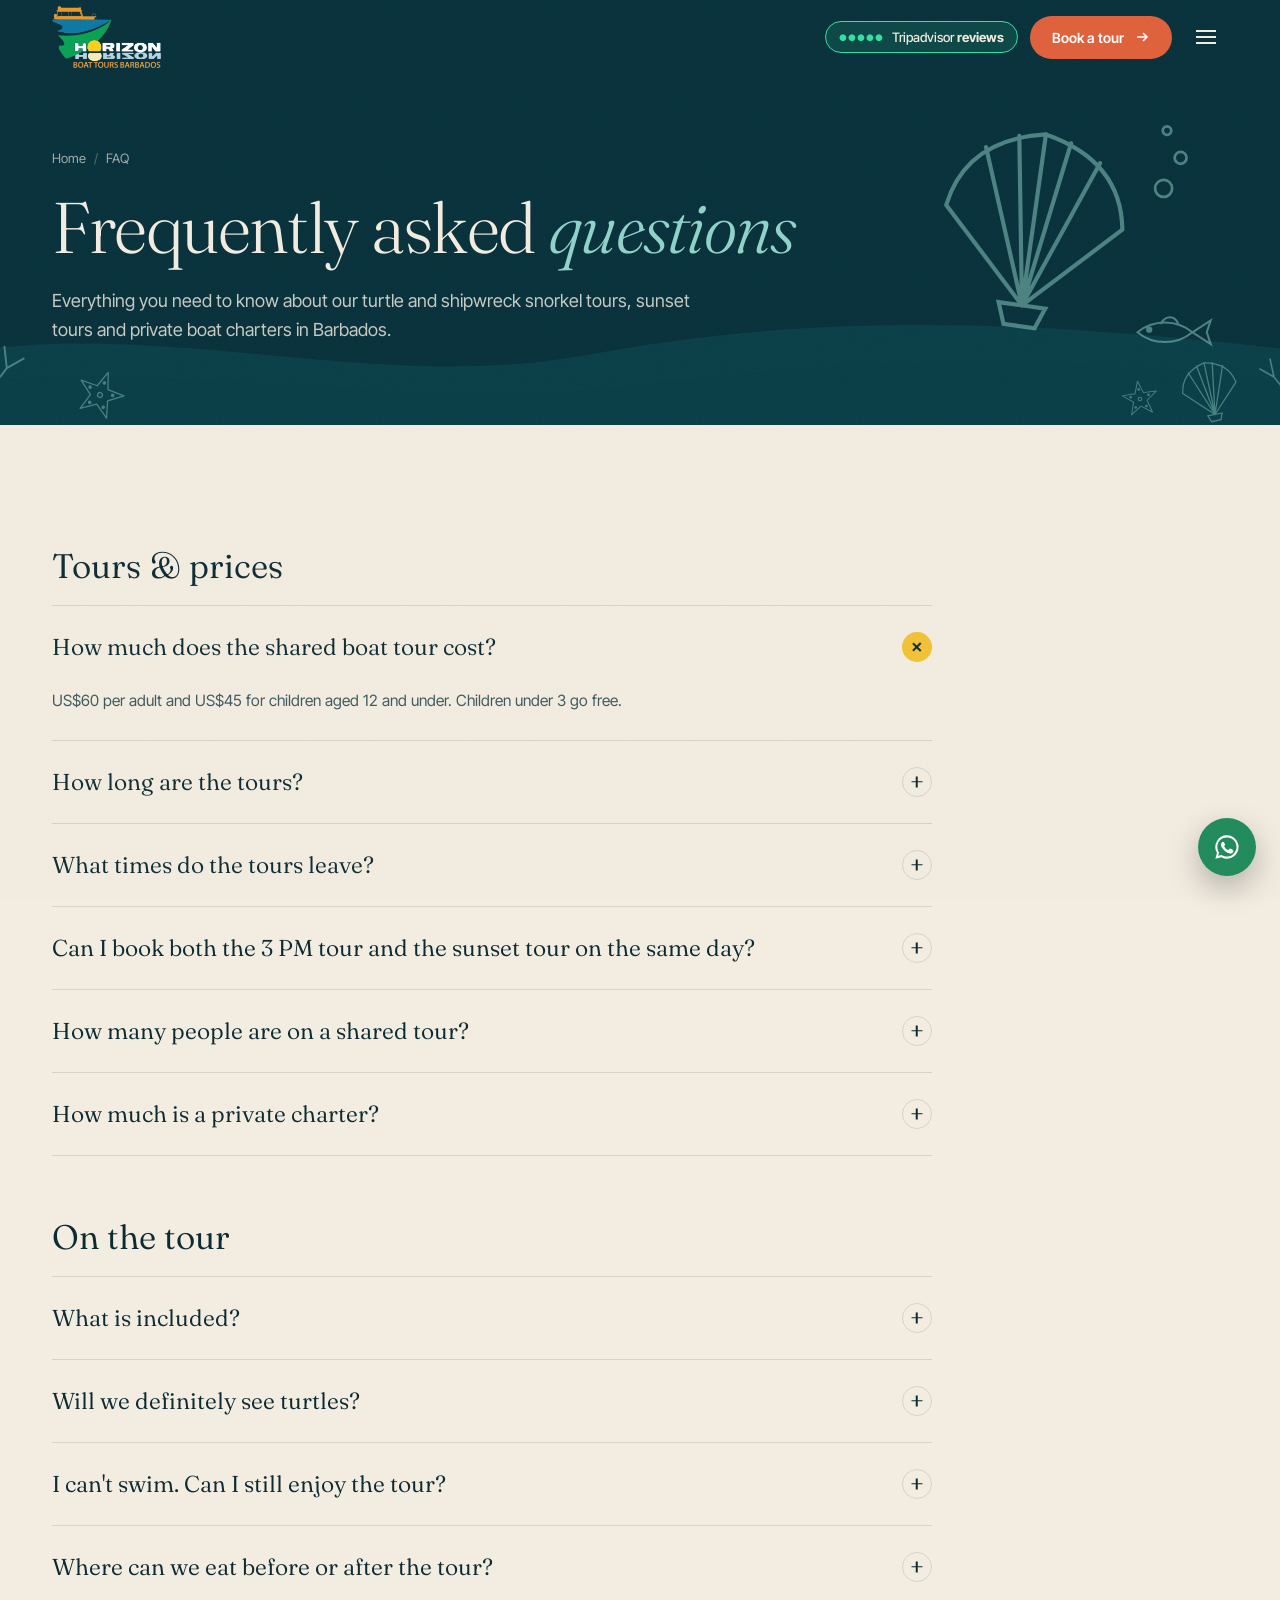
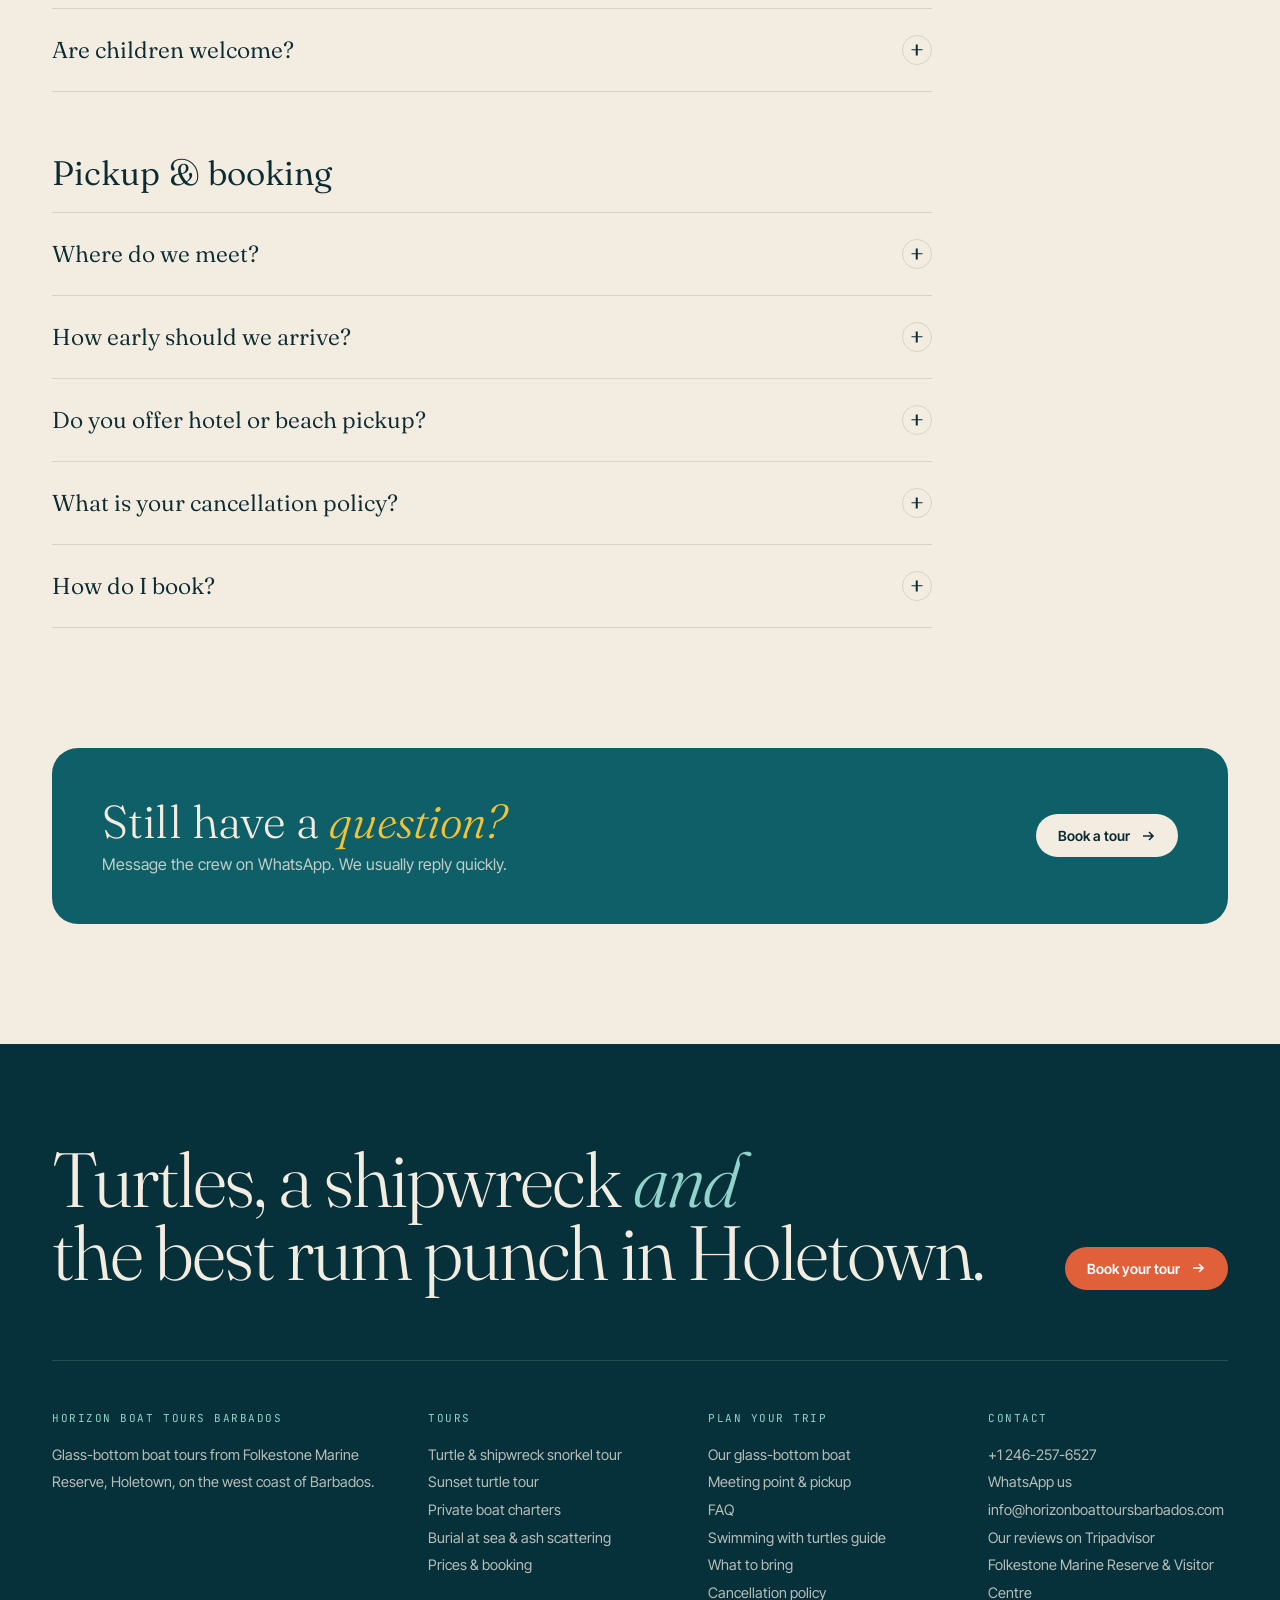
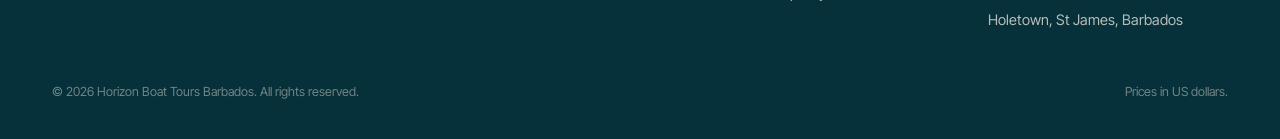
<file: faq/index.html>
<!DOCTYPE html>
<html lang="en">
<head>
<meta charset="UTF-8">
<meta name="viewport" content="width=device-width, initial-scale=1">
<title>Barbados Boat Tour FAQ | Prices, Pickup, Turtles | Horizon</title>
<meta name="description" content="Answers about Horizon&#x27;s Barbados boat tours: prices, tour times, turtle feeding, non-swimmers, kids, beach pickup, private charters and cancellations.">
<meta name="robots" content="noindex,follow">
<link rel="canonical" href="https://www.horizonboattoursbarbados.com/faq/">
<meta property="og:type" content="website">
<meta property="og:site_name" content="Horizon Boat Tours Barbados">
<meta property="og:title" content="Barbados Boat Tour FAQ | Prices, Pickup, Turtles | Horizon">
<meta property="og:description" content="Answers about Horizon&#x27;s Barbados boat tours: prices, tour times, turtle feeding, non-swimmers, kids, beach pickup, private charters and cancellations.">
<meta property="og:url" content="https://www.horizonboattoursbarbados.com/faq/">
<meta property="og:image" content="https://www.horizonboattoursbarbados.com/assets/img/og-horizon-boat-tours-barbados.jpg">
<meta property="og:locale" content="en_US">
<meta name="twitter:card" content="summary_large_image">
<meta name="theme-color" content="#06303A">
<link rel="icon" href="../favicon.ico" sizes="any">
<link rel="icon" type="image/png" sizes="32x32" href="../assets/img/icon-32.png">
<link rel="apple-touch-icon" href="../assets/img/icon-180.png">
<link rel="manifest" href="../site.webmanifest">
<link rel="preconnect" href="https://fonts.googleapis.com">
<link rel="preconnect" href="https://fonts.gstatic.com" crossorigin>
<link href="https://fonts.googleapis.com/css2?family=Fraunces:ital,opsz,wght@0,9..144,300;0,9..144,350;0,9..144,400;1,9..144,300;1,9..144,350;1,9..144,400&family=Inter+Tight:wght@400;500;600&family=JetBrains+Mono:wght@400;500&display=swap" rel="stylesheet">
<link rel="stylesheet" href="../assets/css/style.css">
<script type="application/ld+json">{"@context": "https://schema.org", "@graph": [{"@type": "LocalBusiness", "@id": "https://www.horizonboattoursbarbados.com/#business", "name": "Horizon Boat Tours Barbados", "url": "https://www.horizonboattoursbarbados.com/", "logo": "https://www.horizonboattoursbarbados.com/assets/img/horizon-boat-tours-barbados-logo.png", "image": ["https://www.horizonboattoursbarbados.com/assets/img/glass-bottom-boat-holetown-barbados.jpg"], "description": "Glass-bottom boat tours in Holetown, Barbados: turtle feeding, shipwreck and reef snorkelling, sunset tours and private boat charters for up to 40 guests.", "telephone": "+12462576527", "email": "info@horizonboattoursbarbados.com", "priceRange": "$$", "address": {"@type": "PostalAddress", "streetAddress": "Folkestone Marine Reserve & Visitor Centre", "addressLocality": "Holetown", "addressRegion": "St James", "addressCountry": "BB"}, "geo": {"@type": "GeoCoordinates", "latitude": 13.1856, "longitude": -59.6406}, "areaServed": "West coast of Barbados"}, {"@type": "BreadcrumbList", "itemListElement": [{"@type": "ListItem", "position": 1, "name": "Home", "item": "https://www.horizonboattoursbarbados.com/"}, {"@type": "ListItem", "position": 2, "name": "FAQ", "item": "https://www.horizonboattoursbarbados.com/faq/"}]}, {"@type": "FAQPage", "mainEntity": [{"@type": "Question", "name": "How much does the shared boat tour cost?", "acceptedAnswer": {"@type": "Answer", "text": "US$60 per adult and US$45 for children aged 12 and under. Children under 3 go free."}}, {"@type": "Question", "name": "How long are the tours?", "acceptedAnswer": {"@type": "Answer", "text": "All shared tours last 2 hours. Private charters run from 2 hours up to 6 hours."}}, {"@type": "Question", "name": "What times do the tours leave?", "acceptedAnswer": {"@type": "Answer", "text": "Shared tours leave at 10:00 AM, 12:30 PM and 3:00 PM. The sunset tour runs from 4:00 to 6:00 PM."}}, {"@type": "Question", "name": "Can I book both the 3 PM tour and the sunset tour on the same day?", "acceptedAnswer": {"@type": "Answer", "text": "No. Only one of them runs each day. Whichever is booked first goes ahead."}}, {"@type": "Question", "name": "How many people are on a shared tour?", "acceptedAnswer": {"@type": "Answer", "text": "A maximum of 20 guests, so it never feels crowded."}}, {"@type": "Question", "name": "How much is a private charter?", "acceptedAnswer": {"@type": "Answer", "text": "US$300 per hour, with a minimum of 2 hours (US$600), for up to 10 guests. Each extra hour is US$250, and each extra guest is US$50 per person, per trip, up to 40 guests."}}, {"@type": "Question", "name": "What is included?", "acceptedAnswer": {"@type": "Answer", "text": "Two snorkel stops (turtle feeding, and the shipwreck and reef at Folkestone Marine Reserve), the water slide and plunge platform, life jackets and snorkel gear, unlimited Bajan rum punch, rum mixes, whiskey, soft drinks and bottled water, music, and a bathroom and changing room on board."}}, {"@type": "Question", "name": "Will we definitely see turtles?", "acceptedAnswer": {"@type": "Answer", "text": "Turtle feeding is a stop on every tour and the crew knows where the turtles feed. They are wild animals, so sightings can never be guaranteed 100%, but they are very rarely missed."}}, {"@type": "Question", "name": "I can't swim. Can I still enjoy the tour?", "acceptedAnswer": {"@type": "Answer", "text": "Yes. Life jackets are provided for everyone, and the glass bottom lets you see the reef and marine life without getting in the water."}}, {"@type": "Question", "name": "Where can we eat before or after the tour?", "acceptedAnswer": {"@type": "Answer", "text": "Hungry? There are plenty of bars and restaurants along the west coast, including two local restaurants right at Folkestone, so it's easy to grab a bite before or after your trip."}}, {"@type": "Question", "name": "Are children welcome?", "acceptedAnswer": {"@type": "Answer", "text": "Yes. Kids love the slide and the turtles. Children 12 and under are US$45, under 3s are free, and children must be accompanied by an adult."}}, {"@type": "Question", "name": "Where do we meet?", "acceptedAnswer": {"@type": "Answer", "text": "By the yellow lifeguard tower at Folkestone Marine Reserve & Visitor Centre in Holetown, St James. Please arrive at least 15 minutes before your tour."}}, {"@type": "Question", "name": "How early should we arrive?", "acceptedAnswer": {"@type": "Answer", "text": "At least 15 minutes before your tour starts, so there's time to meet the crew and get your gear."}}, {"@type": "Question", "name": "Do you offer hotel or beach pickup?", "acceptedAnswer": {"@type": "Answer", "text": "Pickup by boat from west coast beaches is free when the boat can get there. It isn't always convenient, so tell us where you're staying and we'll let you know."}}, {"@type": "Question", "name": "What is your cancellation policy?", "acceptedAnswer": {"@type": "Answer", "text": "If you paid a deposit, cancel more than 24 hours before your tour to get a full refund."}}, {"@type": "Question", "name": "How do I book?", "acceptedAnswer": {"@type": "Answer", "text": "Use our booking page to choose your tour and see the price, then send it to us on WhatsApp or by email. The crew confirms every booking personally."}}]}]}</script>
</head>
<body>
<a class="skip" href="#main">Skip to content</a>
<div class="toast" id="toast" role="status" aria-live="polite"></div>
<nav id="nav" aria-label="Main"><div class="wrap nav-in">
  <a href="../" class="nav-logo" aria-label="Horizon Boat Tours Barbados, home"><img class="lt" src="../assets/img/logo-light.webp" alt="Horizon Boat Tours Barbados" width="420" height="239"><img class="dk" src="../assets/img/logo.webp" alt="" width="420" height="239" aria-hidden="true"></a>
  <div class="links"><a href="../">Home</a><a href="../barbados-turtle-snorkeling-tour/">Turtle & Shipwreck Tour</a><a href="../barbados-sunset-cruise/">Sunset Tour</a><a href="../private-boat-charter-barbados/">Private Charters</a><a href="../glass-bottom-boat-barbados/">Our Boat</a><a href="../gallery/">Gallery</a><a href="../faq/" aria-current="page">FAQ</a></div>
  <div class="nav-r">
    <a class="ta-pill" href="https://www.tripadvisor.com/Search?q=Horizon%20Boat%20Tours%20Barbados" target="_blank" rel="noopener" aria-label="Read our reviews on Tripadvisor"><span class="dots" aria-hidden="true">●●●●●</span><span class="tx">Tripadvisor <b>reviews</b></span></a>
    <a href="../book/" class="btn btn-coral">Book a tour <svg viewBox="0 0 16 16" fill="none" stroke="currentColor" stroke-width="1.6" aria-hidden="true"><path d="M3 8h10M9 4l4 4-4 4"/></svg></a>
    <button class="burger" type="button" aria-label="Open menu" aria-expanded="false" aria-controls="mmenu"><i></i><i></i><i></i></button>
  </div>
</div></nav>
<div class="mmenu" id="mmenu"><a href="../">Home</a><a href="../barbados-turtle-snorkeling-tour/">Turtle & Shipwreck Tour</a><a href="../barbados-sunset-cruise/">Sunset Tour</a><a href="../private-boat-charter-barbados/">Private Charters</a><a href="../glass-bottom-boat-barbados/">Our Boat</a><a href="../gallery/">Gallery</a><a href="../faq/">FAQ</a><a href="../folkestone-marine-reserve-meeting-point/">Meeting Point</a><a href="../burial-at-sea-barbados/">Burial at sea</a><a href="../guides/swimming-with-turtles-barbados/">Turtle guide</a><a href="https://www.tripadvisor.com/Search?q=Horizon%20Boat%20Tours%20Barbados" target="_blank" rel="noopener">Our Tripadvisor reviews</a><a href="../book/" class="btn btn-coral">Book a tour <svg viewBox="0 0 16 16" fill="none" stroke="currentColor" stroke-width="1.6" aria-hidden="true"><path d="M3 8h10M9 4l4 4-4 4"/></svg></a></div>
<main id="main">
<header class="phero"><svg class="bgw" viewBox="0 0 1440 160" preserveAspectRatio="none" aria-hidden="true"><path class="wave" d="M-60 90 C 180 50, 420 130, 660 90 S 1140 50, 1500 90 L1500 160 L-60 160 Z" fill="#0E5F68" opacity=".6"/><path class="wave" d="M-60 120 C 200 90, 460 150, 720 120 S 1200 90, 1500 120 L1500 160 L-60 160 Z" fill="#0A4A52"/></svg><svg class="deco-b" viewBox="0 0 1440 160" preserveAspectRatio="xMidYMax slice" aria-hidden="true"><g transform="translate(70 120) rotate(0) scale(1.2)" class=""><g class="sf"><path d="M0 40 L0 0 M0 14 L -16 -6 M-16 -6 L -20 -24 M-16 -6 L -30 -14 M0 4 L 14 -14 M14 -14 L 12 -32 M14 -14 L 28 -22 M0 -4 L 2 -28"/></g></g><g transform="translate(180 130) rotate(20) scale(0.8)" class=""><g class="sf"><polygon points="0.0,-30.0 7.1,-9.7 28.5,-9.3 11.4,3.7 17.6,24.3 0.0,12.0 -17.6,24.3 -11.4,3.7 -28.5,-9.3 -7.1,-9.7" stroke-linejoin="round"/><circle r="3"/><circle cx="0" cy="-16" r="1.4" fill="currentColor"/><circle cx="15" cy="-5" r="1.4" fill="currentColor"/><circle cx="9" cy="13" r="1.4" fill="currentColor"/><circle cx="-9" cy="13" r="1.4" fill="currentColor"/><circle cx="-15" cy="-5" r="1.4" fill="currentColor"/></g></g><g transform="translate(1290 126) rotate(-12) scale(0.8)" class=""><g class="sf"><path d="M0 30 L -34 -4 Q -30 -30 0 -36 Q 30 -30 34 -4 Z" stroke-linejoin="round"/><path d="M0 30 L -22 -28 M0 30 L -10 -34 M0 30 L 0 -36 M0 30 L 10 -34 M0 30 L 22 -28"/><path d="M-9 30 L 9 30 L 6 38 L -6 38 Z"/></g></g><g transform="translate(1370 118) rotate(0) scale(1)" class=""><g class="sf"><path d="M0 40 L0 0 M0 14 L -16 -6 M-16 -6 L -20 -24 M-16 -6 L -30 -14 M0 4 L 14 -14 M14 -14 L 12 -32 M14 -14 L 28 -22 M0 -4 L 2 -28"/></g></g><g transform="translate(1220 134) rotate(-8) scale(0.6)" class=""><g class="sf"><polygon points="0.0,-30.0 7.1,-9.7 28.5,-9.3 11.4,3.7 17.6,24.3 0.0,12.0 -17.6,24.3 -11.4,3.7 -28.5,-9.3 -7.1,-9.7" stroke-linejoin="round"/><circle r="3"/><circle cx="0" cy="-16" r="1.4" fill="currentColor"/><circle cx="15" cy="-5" r="1.4" fill="currentColor"/><circle cx="9" cy="13" r="1.4" fill="currentColor"/><circle cx="-9" cy="13" r="1.4" fill="currentColor"/><circle cx="-15" cy="-5" r="1.4" fill="currentColor"/></g></g></svg><svg class="deco-r" viewBox="0 0 260 260" aria-hidden="true"><g transform="translate(110 110) rotate(8) scale(2)" class="bob"><g class="sf"><path d="M0 30 L -34 -4 Q -30 -30 0 -36 Q 30 -30 34 -4 Z" stroke-linejoin="round"/><path d="M0 30 L -22 -28 M0 30 L -10 -34 M0 30 L 0 -36 M0 30 L 10 -34 M0 30 L 22 -28"/><path d="M-9 30 L 9 30 L 6 38 L -6 38 Z"/></g></g><g transform="translate(210 80) rotate(0) scale(1.3)" class=""><g class="sf bubs"><circle cx="0" cy="0" r="5"/><circle cx="10" cy="-18" r="3.5"/><circle cx="2" cy="-34" r="2.5"/></g></g><g transform="translate(190 190) rotate(0) scale(1)" class="bob d2"><g class="sf"><path d="M0 0 C 12 -10 30 -10 42 0 C 30 10 12 10 0 0 Z"/><path d="M42 0 L 56 -9 L 53 0 L 56 9 Z"/><path d="M18 -7 C 22 -13 28 -13 31 -7"/><circle cx="9" cy="-2" r="1.6" fill="currentColor"/></g></g></svg><div class="wrap"><div><nav class="bc" aria-label="Breadcrumb"><ol class="crumbs"><li><a href="../">Home</a></li><li aria-current="page">FAQ</li></ol></nav><h1>Frequently asked <em>questions</em></h1><p class="lede">Everything you need to know about our turtle and shipwreck snorkel tours, sunset tours and private boat charters in Barbados.</p></div></div></header><section class="sec"><div class="wrap"><h2 class="rv" style="font-family:var(--serif);font-weight:350;font-size:34px;margin:0 0 18px">Tours &amp; prices</h2><div class="faq"><div class="qa"><button type="button">How much does the shared boat tour cost?<i aria-hidden="true"></i></button><div class="a"><div><p>US$60 per adult and US$45 for children aged 12 and under. Children under 3 go free.</p></div></div></div><div class="qa"><button type="button">How long are the tours?<i aria-hidden="true"></i></button><div class="a"><div><p>All shared tours last 2 hours. Private charters run from 2 hours up to 6 hours.</p></div></div></div><div class="qa"><button type="button">What times do the tours leave?<i aria-hidden="true"></i></button><div class="a"><div><p>Shared tours leave at 10:00 AM, 12:30 PM and 3:00 PM. The sunset tour runs from 4:00 to 6:00 PM.</p></div></div></div><div class="qa"><button type="button">Can I book both the 3 PM tour and the sunset tour on the same day?<i aria-hidden="true"></i></button><div class="a"><div><p>No. Only one of them runs each day. Whichever is booked first goes ahead.</p></div></div></div><div class="qa"><button type="button">How many people are on a shared tour?<i aria-hidden="true"></i></button><div class="a"><div><p>A maximum of 20 guests, so it never feels crowded.</p></div></div></div><div class="qa"><button type="button">How much is a private charter?<i aria-hidden="true"></i></button><div class="a"><div><p>US$300 per hour, with a minimum of 2 hours (US$600), for up to 10 guests. Each extra hour is US$250, and each extra guest is US$50 per person, per trip, up to 40 guests.</p></div></div></div></div><h2 class="rv" style="font-family:var(--serif);font-weight:350;font-size:34px;margin:60px 0 18px">On the tour</h2><div class="faq"><div class="qa"><button type="button">What is included?<i aria-hidden="true"></i></button><div class="a"><div><p>Two snorkel stops (turtle feeding, and the shipwreck and reef at Folkestone Marine Reserve), the water slide and plunge platform, life jackets and snorkel gear, unlimited Bajan rum punch, rum mixes, whiskey, soft drinks and bottled water, music, and a bathroom and changing room on board.</p></div></div></div><div class="qa"><button type="button">Will we definitely see turtles?<i aria-hidden="true"></i></button><div class="a"><div><p>Turtle feeding is a stop on every tour and the crew knows where the turtles feed. They are wild animals, so sightings can never be guaranteed 100%, but they are very rarely missed.</p></div></div></div><div class="qa"><button type="button">I can&#x27;t swim. Can I still enjoy the tour?<i aria-hidden="true"></i></button><div class="a"><div><p>Yes. Life jackets are provided for everyone, and the glass bottom lets you see the reef and marine life without getting in the water.</p></div></div></div><div class="qa"><button type="button">Where can we eat before or after the tour?<i aria-hidden="true"></i></button><div class="a"><div><p>Hungry? There are plenty of bars and restaurants along the west coast, including two local restaurants right at Folkestone, so it's easy to grab a bite before or after your trip.</p></div></div></div><div class="qa"><button type="button">Are children welcome?<i aria-hidden="true"></i></button><div class="a"><div><p>Yes. Kids love the slide and the turtles. Children 12 and under are US$45, under 3s are free, and children must be accompanied by an adult.</p></div></div></div></div><h2 class="rv" style="font-family:var(--serif);font-weight:350;font-size:34px;margin:60px 0 18px">Pickup &amp; booking</h2><div class="faq"><div class="qa"><button type="button">Where do we meet?<i aria-hidden="true"></i></button><div class="a"><div><p>By the yellow lifeguard tower at Folkestone Marine Reserve &amp; Visitor Centre in Holetown, St James. Please arrive at least 15 minutes before your tour.</p></div></div></div><div class="qa"><button type="button">How early should we arrive?<i aria-hidden="true"></i></button><div class="a"><div><p>At least 15 minutes before your tour starts, so there's time to meet the crew and get your gear.</p></div></div></div><div class="qa"><button type="button">Do you offer hotel or beach pickup?<i aria-hidden="true"></i></button><div class="a"><div><p>Pickup by boat from west coast beaches is free when the boat can get there. It isn't always convenient, so tell us where you're staying and we'll let you know.</p></div></div></div><div class="qa"><button type="button">What is your cancellation policy?<i aria-hidden="true"></i></button><div class="a"><div><p>If you paid a deposit, cancel more than 24 hours before your tour to get a full refund.</p></div></div></div><div class="qa"><button type="button">How do I book?<i aria-hidden="true"></i></button><div class="a"><div><p>Use our booking page to choose your tour and see the price, then send it to us on WhatsApp or by email. The crew confirms every booking personally.</p></div></div></div></div></div></section><section class="sec" style="padding-top:0"><div class="wrap"><div class="cta-band rv"><div><h2>Still have a <em>question?</em></h2><p>Message the crew on WhatsApp. We usually reply quickly.</p></div><a href="../book/" class="btn" style="background:var(--sand);color:var(--ink)">Book a tour <svg viewBox="0 0 16 16" fill="none" stroke="currentColor" stroke-width="1.6" aria-hidden="true"><path d="M3 8h10M9 4l4 4-4 4"/></svg></a></div></div></section>
</main>
<footer><div class="wrap">
  <div class="f-cta"><h2>Turtles, a shipwreck <em>and</em><br>the best rum punch in Holetown.</h2>
    <a href="../book/" class="btn btn-coral">Book your tour <svg viewBox="0 0 16 16" fill="none" stroke="currentColor" stroke-width="1.6" aria-hidden="true"><path d="M3 8h10M9 4l4 4-4 4"/></svg></a></div>
  <div class="f-grid">
    <div><h5>Horizon Boat Tours Barbados</h5><p>Glass-bottom boat tours from Folkestone Marine Reserve, Holetown, on the west coast of Barbados.</p></div>
    <div><h5>Tours</h5><a href="../barbados-turtle-snorkeling-tour/">Turtle &amp; shipwreck snorkel tour</a><a href="../barbados-sunset-cruise/">Sunset turtle tour</a><a href="../private-boat-charter-barbados/">Private boat charters</a><a href="../burial-at-sea-barbados/">Burial at sea &amp; ash scattering</a><a href="../book/">Prices &amp; booking</a></div>
    <div><h5>Plan your trip</h5><a href="../glass-bottom-boat-barbados/">Our glass-bottom boat</a><a href="../folkestone-marine-reserve-meeting-point/">Meeting point &amp; pickup</a><a href="../faq/">FAQ</a><a href="../guides/swimming-with-turtles-barbados/">Swimming with turtles guide</a><a href="../guides/what-to-bring-on-a-boat-tour-in-barbados/">What to bring</a><a href="../cancellation-policy/">Cancellation policy</a></div>
    <div><h5>Contact</h5><a href="tel:+12462576527">+1 246-257-6527</a><a href="#" data-wa>WhatsApp us</a><a href="mailto:info@horizonboattoursbarbados.com">info@horizonboattoursbarbados.com</a><a href="https://www.tripadvisor.com/Search?q=Horizon%20Boat%20Tours%20Barbados" target="_blank" rel="noopener">Our reviews on Tripadvisor</a><p>Folkestone Marine Reserve &amp; Visitor Centre<br>Holetown, St James, Barbados</p></div>
  </div>
  <div class="f-bot"><span>© 2026 Horizon Boat Tours Barbados. All rights reserved.</span><span>Prices in US dollars.</span></div>
</div></footer>
<a class="fab" href="#" data-wa aria-label="Chat with us on WhatsApp"><svg viewBox="0 0 24 24" fill="currentColor" aria-hidden="true"><path d="M12 2a10 10 0 0 0-8.6 15.1L2 22l5-1.3A10 10 0 1 0 12 2zm0 18.2c-1.5 0-3-.4-4.3-1.2l-.3-.2-3 .8.8-2.9-.2-.3A8.2 8.2 0 1 1 12 20.2zm4.5-6.1c-.2-.1-1.5-.7-1.7-.8-.2-.1-.4-.1-.6.1l-.8 1c-.1.2-.3.2-.5.1a6.7 6.7 0 0 1-3.3-2.9c-.3-.4.2-.4.7-1.3.1-.2 0-.3 0-.4l-.8-1.8c-.2-.5-.4-.4-.6-.4h-.5a1 1 0 0 0-.7.3 3 3 0 0 0-.9 2.2 5.2 5.2 0 0 0 1.1 2.7 11.8 11.8 0 0 0 4.5 4c1.7.7 2.3.8 3.2.6.5-.1 1.5-.6 1.7-1.2.2-.6.2-1.1.2-1.2-.1-.1-.3-.2-.5-.3z"/></svg></a>
<div class="mbar">
  <a href="../book/" class="p"><svg viewBox="0 0 20 20" fill="none" stroke="currentColor" stroke-width="1.6" aria-hidden="true"><rect x="3" y="4" width="14" height="13" rx="2"/><path d="M3 8h14M7 2v4M13 2v4"/></svg>Book</a>
  <a href="#" data-wa class="w"><svg viewBox="0 0 24 24" fill="currentColor" aria-hidden="true"><path d="M12 2a10 10 0 0 0-8.6 15.1L2 22l5-1.3A10 10 0 1 0 12 2zm0 18.2c-1.5 0-3-.4-4.3-1.2l-.3-.2-3 .8.8-2.9-.2-.3A8.2 8.2 0 1 1 12 20.2zm4.5-6.1c-.2-.1-1.5-.7-1.7-.8-.2-.1-.4-.1-.6.1l-.8 1c-.1.2-.3.2-.5.1a6.7 6.7 0 0 1-3.3-2.9c-.3-.4.2-.4.7-1.3.1-.2 0-.3 0-.4l-.8-1.8c-.2-.5-.4-.4-.6-.4h-.5a1 1 0 0 0-.7.3 3 3 0 0 0-.9 2.2 5.2 5.2 0 0 0 1.1 2.7 11.8 11.8 0 0 0 4.5 4c1.7.7 2.3.8 3.2.6.5-.1 1.5-.6 1.7-1.2.2-.6.2-1.1.2-1.2-.1-.1-.3-.2-.5-.3z"/></svg>WhatsApp</a>
  <a href="tel:+12462576527"><svg viewBox="0 0 20 20" fill="none" stroke="currentColor" stroke-width="1.6" aria-hidden="true"><path d="M5 2h3l1.5 4-2 1.5a10 10 0 0 0 5 5l1.5-2 4 1.5v3a2 2 0 0 1-2 2A15 15 0 0 1 3 4a2 2 0 0 1 2-2z"/></svg>Call</a>
</div>
<script src="../assets/js/main.js" defer></script>
</body>
</html>
</file>
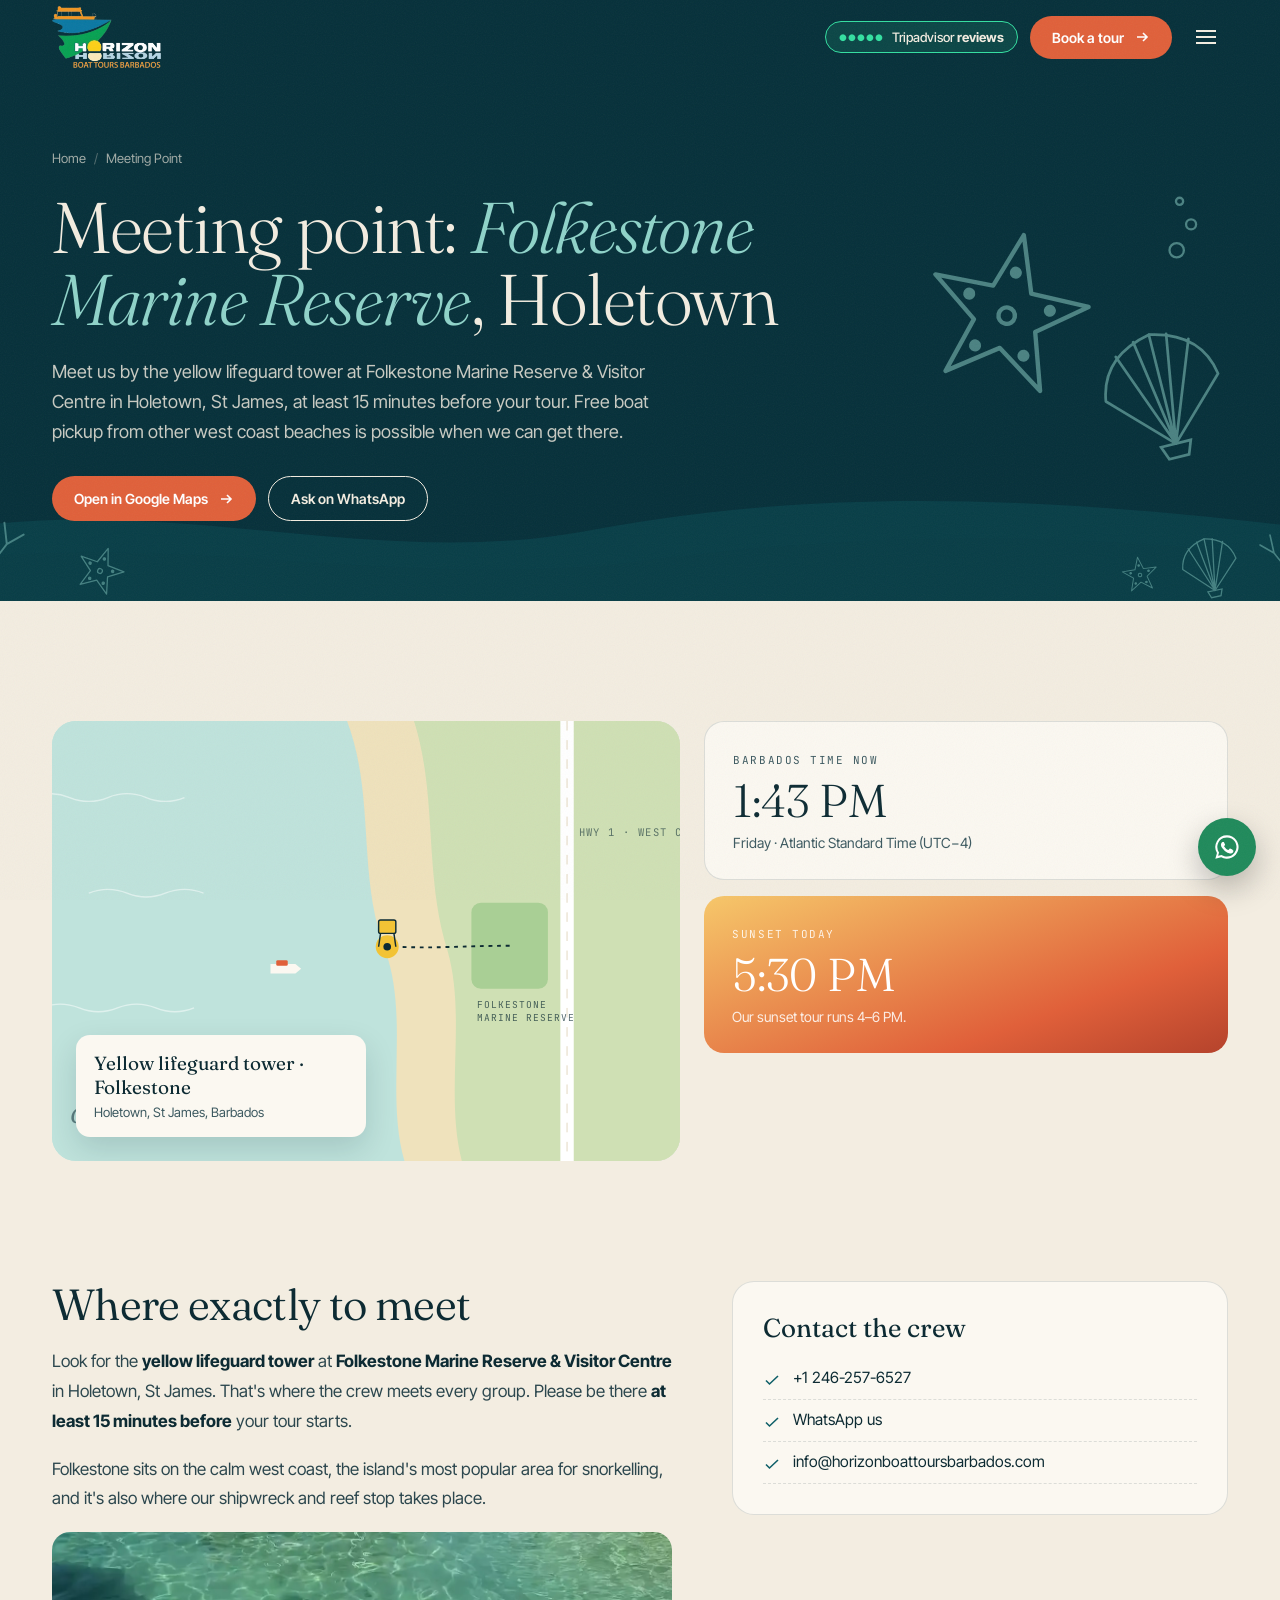
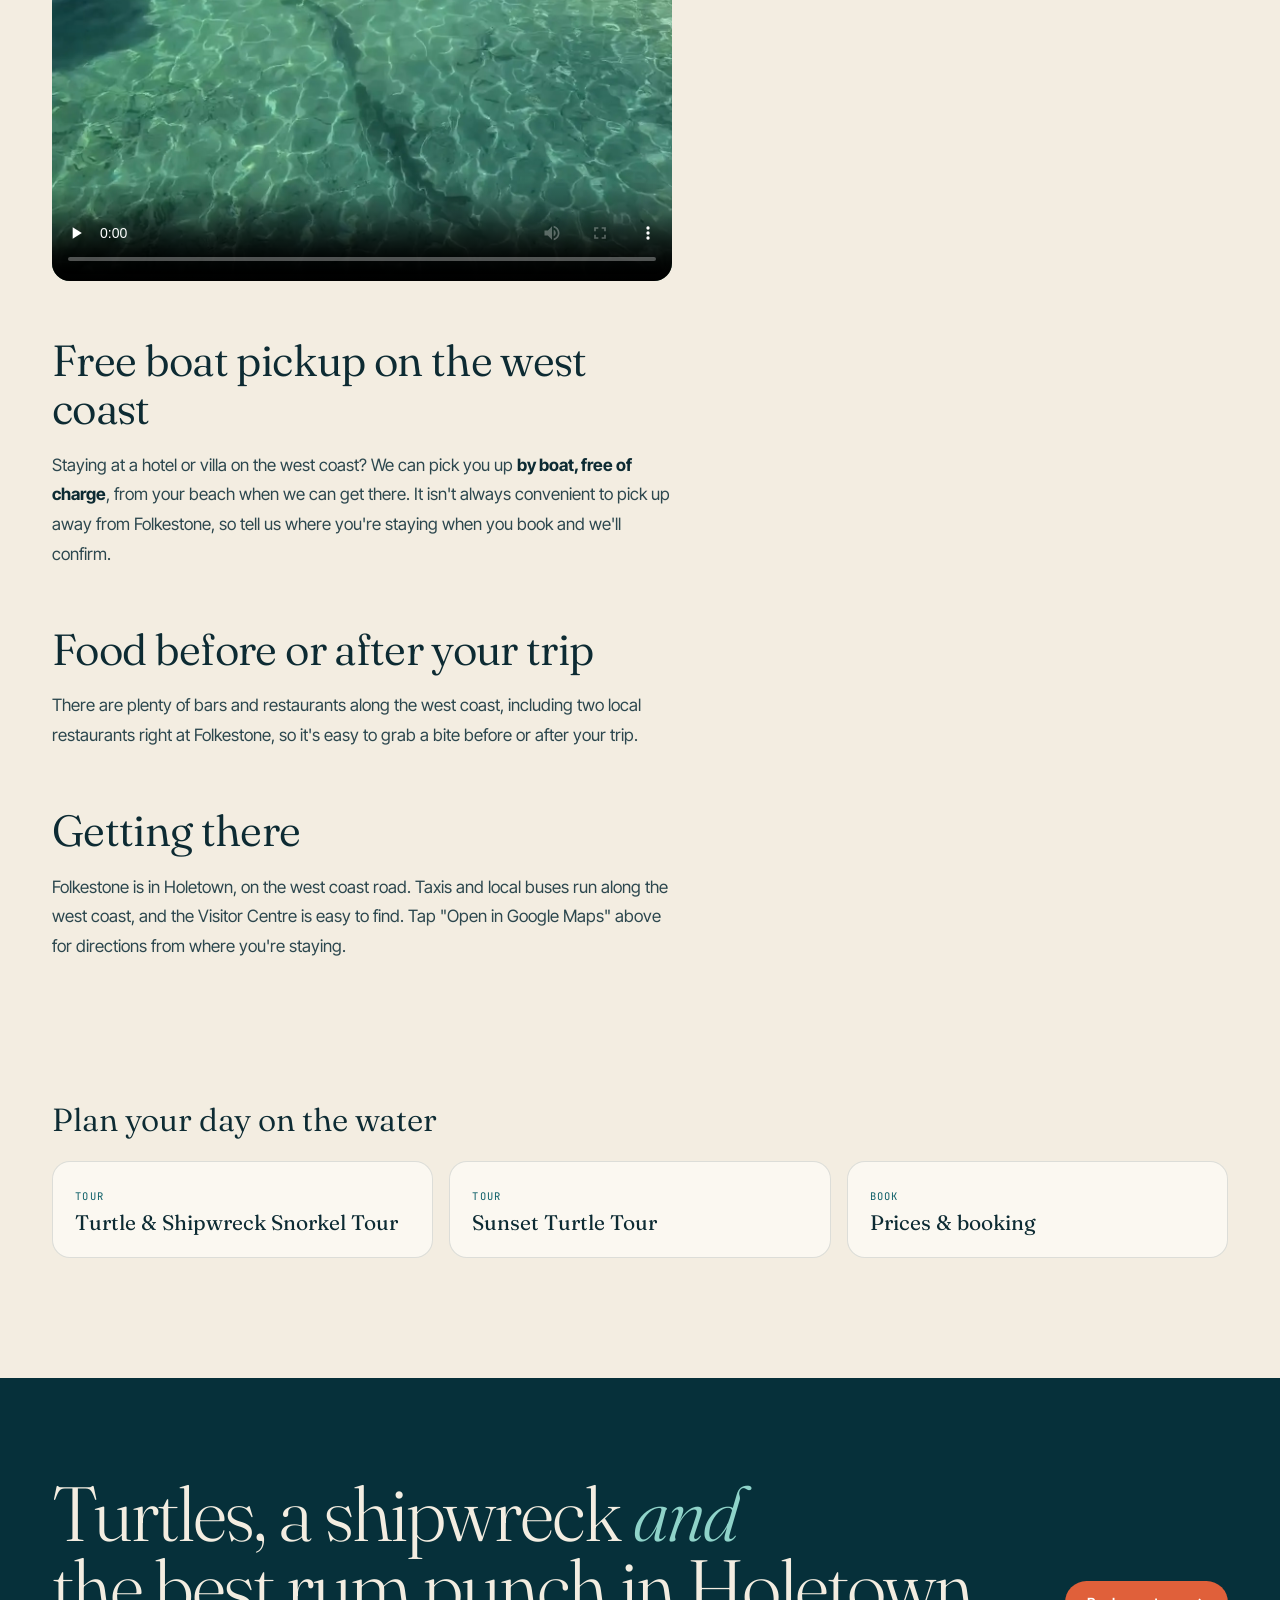
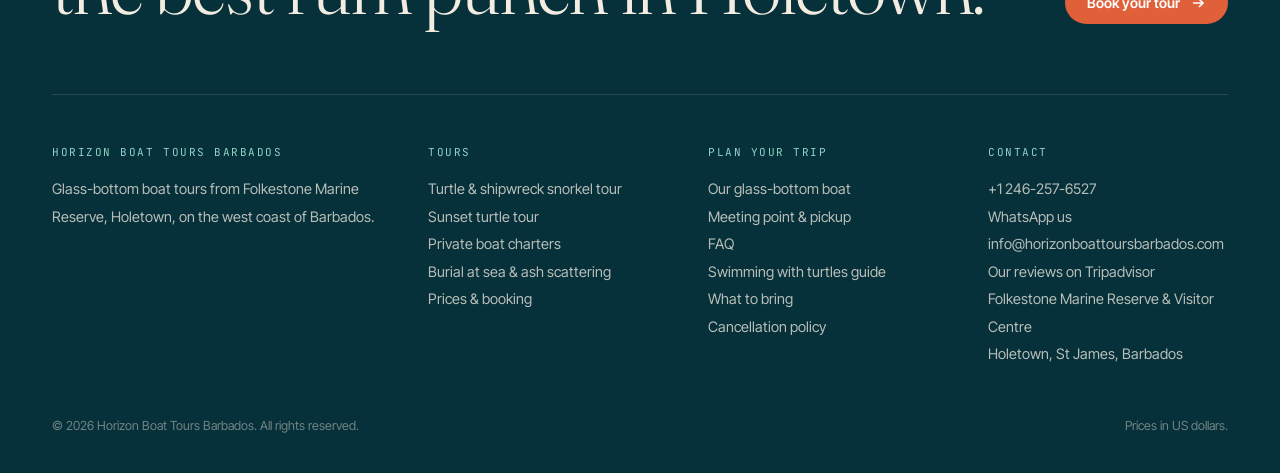
<file: folkestone-marine-reserve-meeting-point/index.html>
<!DOCTYPE html>
<html lang="en">
<head>
<meta charset="UTF-8">
<meta name="viewport" content="width=device-width, initial-scale=1">
<title>Folkestone Marine Reserve Boat Tours | Meeting Point &amp; Pickup</title>
<meta name="description" content="Boat tours from Folkestone Marine Reserve &amp; Visitor Centre, Holetown, St James, Barbados. Free boat pickup from west coast beaches when possible.">
<meta name="robots" content="noindex,follow">
<link rel="canonical" href="https://www.horizonboattoursbarbados.com/folkestone-marine-reserve-meeting-point/">
<meta property="og:type" content="website">
<meta property="og:site_name" content="Horizon Boat Tours Barbados">
<meta property="og:title" content="Folkestone Marine Reserve Boat Tours | Meeting Point &amp; Pickup">
<meta property="og:description" content="Boat tours from Folkestone Marine Reserve &amp; Visitor Centre, Holetown, St James, Barbados. Free boat pickup from west coast beaches when possible.">
<meta property="og:url" content="https://www.horizonboattoursbarbados.com/folkestone-marine-reserve-meeting-point/">
<meta property="og:image" content="https://www.horizonboattoursbarbados.com/assets/img/og-horizon-boat-tours-barbados.jpg">
<meta property="og:locale" content="en_US">
<meta name="twitter:card" content="summary_large_image">
<meta name="theme-color" content="#06303A">
<link rel="icon" href="../favicon.ico" sizes="any">
<link rel="icon" type="image/png" sizes="32x32" href="../assets/img/icon-32.png">
<link rel="apple-touch-icon" href="../assets/img/icon-180.png">
<link rel="manifest" href="../site.webmanifest">
<link rel="preconnect" href="https://fonts.googleapis.com">
<link rel="preconnect" href="https://fonts.gstatic.com" crossorigin>
<link href="https://fonts.googleapis.com/css2?family=Fraunces:ital,opsz,wght@0,9..144,300;0,9..144,350;0,9..144,400;1,9..144,300;1,9..144,350;1,9..144,400&family=Inter+Tight:wght@400;500;600&family=JetBrains+Mono:wght@400;500&display=swap" rel="stylesheet">
<link rel="stylesheet" href="../assets/css/style.css">
<script type="application/ld+json">{"@context": "https://schema.org", "@graph": [{"@type": "LocalBusiness", "@id": "https://www.horizonboattoursbarbados.com/#business", "name": "Horizon Boat Tours Barbados", "url": "https://www.horizonboattoursbarbados.com/", "logo": "https://www.horizonboattoursbarbados.com/assets/img/horizon-boat-tours-barbados-logo.png", "image": ["https://www.horizonboattoursbarbados.com/assets/img/glass-bottom-boat-holetown-barbados.jpg"], "description": "Glass-bottom boat tours in Holetown, Barbados: turtle feeding, shipwreck and reef snorkelling, sunset tours and private boat charters for up to 40 guests.", "telephone": "+12462576527", "email": "info@horizonboattoursbarbados.com", "priceRange": "$$", "address": {"@type": "PostalAddress", "streetAddress": "Folkestone Marine Reserve & Visitor Centre", "addressLocality": "Holetown", "addressRegion": "St James", "addressCountry": "BB"}, "geo": {"@type": "GeoCoordinates", "latitude": 13.1856, "longitude": -59.6406}, "areaServed": "West coast of Barbados"}, {"@type": "BreadcrumbList", "itemListElement": [{"@type": "ListItem", "position": 1, "name": "Home", "item": "https://www.horizonboattoursbarbados.com/"}, {"@type": "ListItem", "position": 2, "name": "Meeting Point", "item": "https://www.horizonboattoursbarbados.com/folkestone-marine-reserve-meeting-point/"}]}, {"@type": "VideoObject", "name": "Crystal-clear water in Holetown", "description": "Fish swimming in crystal-clear shallow water beside the boat in Holetown, Barbados.", "thumbnailUrl": "https://www.horizonboattoursbarbados.com/assets/video/clear-water-fish-holetown-barbados.webp", "contentUrl": "https://www.horizonboattoursbarbados.com/assets/video/clear-water-fish-holetown-barbados.mp4", "uploadDate": "2026-11-27", "duration": "PT10S"}]}</script>
</head>
<body>
<a class="skip" href="#main">Skip to content</a>
<div class="toast" id="toast" role="status" aria-live="polite"></div>
<nav id="nav" aria-label="Main"><div class="wrap nav-in">
  <a href="../" class="nav-logo" aria-label="Horizon Boat Tours Barbados, home"><img class="lt" src="../assets/img/logo-light.webp" alt="Horizon Boat Tours Barbados" width="420" height="239"><img class="dk" src="../assets/img/logo.webp" alt="" width="420" height="239" aria-hidden="true"></a>
  <div class="links"><a href="../">Home</a><a href="../barbados-turtle-snorkeling-tour/">Turtle & Shipwreck Tour</a><a href="../barbados-sunset-cruise/">Sunset Tour</a><a href="../private-boat-charter-barbados/">Private Charters</a><a href="../glass-bottom-boat-barbados/">Our Boat</a><a href="../gallery/">Gallery</a><a href="../faq/">FAQ</a></div>
  <div class="nav-r">
    <a class="ta-pill" href="https://www.tripadvisor.com/Search?q=Horizon%20Boat%20Tours%20Barbados" target="_blank" rel="noopener" aria-label="Read our reviews on Tripadvisor"><span class="dots" aria-hidden="true">●●●●●</span><span class="tx">Tripadvisor <b>reviews</b></span></a>
    <a href="../book/" class="btn btn-coral">Book a tour <svg viewBox="0 0 16 16" fill="none" stroke="currentColor" stroke-width="1.6" aria-hidden="true"><path d="M3 8h10M9 4l4 4-4 4"/></svg></a>
    <button class="burger" type="button" aria-label="Open menu" aria-expanded="false" aria-controls="mmenu"><i></i><i></i><i></i></button>
  </div>
</div></nav>
<div class="mmenu" id="mmenu"><a href="../">Home</a><a href="../barbados-turtle-snorkeling-tour/">Turtle & Shipwreck Tour</a><a href="../barbados-sunset-cruise/">Sunset Tour</a><a href="../private-boat-charter-barbados/">Private Charters</a><a href="../glass-bottom-boat-barbados/">Our Boat</a><a href="../gallery/">Gallery</a><a href="../faq/">FAQ</a><a href="../folkestone-marine-reserve-meeting-point/">Meeting Point</a><a href="../burial-at-sea-barbados/">Burial at sea</a><a href="../guides/swimming-with-turtles-barbados/">Turtle guide</a><a href="https://www.tripadvisor.com/Search?q=Horizon%20Boat%20Tours%20Barbados" target="_blank" rel="noopener">Our Tripadvisor reviews</a><a href="../book/" class="btn btn-coral">Book a tour <svg viewBox="0 0 16 16" fill="none" stroke="currentColor" stroke-width="1.6" aria-hidden="true"><path d="M3 8h10M9 4l4 4-4 4"/></svg></a></div>
<main id="main">
<header class="phero"><svg class="bgw" viewBox="0 0 1440 160" preserveAspectRatio="none" aria-hidden="true"><path class="wave" d="M-60 90 C 180 50, 420 130, 660 90 S 1140 50, 1500 90 L1500 160 L-60 160 Z" fill="#0E5F68" opacity=".6"/><path class="wave" d="M-60 120 C 200 90, 460 150, 720 120 S 1200 90, 1500 120 L1500 160 L-60 160 Z" fill="#0A4A52"/></svg><svg class="deco-b" viewBox="0 0 1440 160" preserveAspectRatio="xMidYMax slice" aria-hidden="true"><g transform="translate(70 120) rotate(0) scale(1.2)" class=""><g class="sf"><path d="M0 40 L0 0 M0 14 L -16 -6 M-16 -6 L -20 -24 M-16 -6 L -30 -14 M0 4 L 14 -14 M14 -14 L 12 -32 M14 -14 L 28 -22 M0 -4 L 2 -28"/></g></g><g transform="translate(180 130) rotate(20) scale(0.8)" class=""><g class="sf"><polygon points="0.0,-30.0 7.1,-9.7 28.5,-9.3 11.4,3.7 17.6,24.3 0.0,12.0 -17.6,24.3 -11.4,3.7 -28.5,-9.3 -7.1,-9.7" stroke-linejoin="round"/><circle r="3"/><circle cx="0" cy="-16" r="1.4" fill="currentColor"/><circle cx="15" cy="-5" r="1.4" fill="currentColor"/><circle cx="9" cy="13" r="1.4" fill="currentColor"/><circle cx="-9" cy="13" r="1.4" fill="currentColor"/><circle cx="-15" cy="-5" r="1.4" fill="currentColor"/></g></g><g transform="translate(1290 126) rotate(-12) scale(0.8)" class=""><g class="sf"><path d="M0 30 L -34 -4 Q -30 -30 0 -36 Q 30 -30 34 -4 Z" stroke-linejoin="round"/><path d="M0 30 L -22 -28 M0 30 L -10 -34 M0 30 L 0 -36 M0 30 L 10 -34 M0 30 L 22 -28"/><path d="M-9 30 L 9 30 L 6 38 L -6 38 Z"/></g></g><g transform="translate(1370 118) rotate(0) scale(1)" class=""><g class="sf"><path d="M0 40 L0 0 M0 14 L -16 -6 M-16 -6 L -20 -24 M-16 -6 L -30 -14 M0 4 L 14 -14 M14 -14 L 12 -32 M14 -14 L 28 -22 M0 -4 L 2 -28"/></g></g><g transform="translate(1220 134) rotate(-8) scale(0.6)" class=""><g class="sf"><polygon points="0.0,-30.0 7.1,-9.7 28.5,-9.3 11.4,3.7 17.6,24.3 0.0,12.0 -17.6,24.3 -11.4,3.7 -28.5,-9.3 -7.1,-9.7" stroke-linejoin="round"/><circle r="3"/><circle cx="0" cy="-16" r="1.4" fill="currentColor"/><circle cx="15" cy="-5" r="1.4" fill="currentColor"/><circle cx="9" cy="13" r="1.4" fill="currentColor"/><circle cx="-9" cy="13" r="1.4" fill="currentColor"/><circle cx="-15" cy="-5" r="1.4" fill="currentColor"/></g></g></svg><svg class="deco-r" viewBox="0 0 260 260" aria-hidden="true"><g transform="translate(90 110) rotate(12) scale(2.1)" class="bob"><g class="sf"><polygon points="0.0,-30.0 7.1,-9.7 28.5,-9.3 11.4,3.7 17.6,24.3 0.0,12.0 -17.6,24.3 -11.4,3.7 -28.5,-9.3 -7.1,-9.7" stroke-linejoin="round"/><circle r="3"/><circle cx="0" cy="-16" r="1.4" fill="currentColor"/><circle cx="15" cy="-5" r="1.4" fill="currentColor"/><circle cx="9" cy="13" r="1.4" fill="currentColor"/><circle cx="-9" cy="13" r="1.4" fill="currentColor"/><circle cx="-15" cy="-5" r="1.4" fill="currentColor"/></g></g><g transform="translate(210 170) rotate(-14) scale(1.3)" class=""><g class="sf"><path d="M0 30 L -34 -4 Q -30 -30 0 -36 Q 30 -30 34 -4 Z" stroke-linejoin="round"/><path d="M0 30 L -22 -28 M0 30 L -10 -34 M0 30 L 0 -36 M0 30 L 10 -34 M0 30 L 22 -28"/><path d="M-9 30 L 9 30 L 6 38 L -6 38 Z"/></g></g><g transform="translate(220 60) rotate(0) scale(1.1)" class=""><g class="sf bubs"><circle cx="0" cy="0" r="5"/><circle cx="10" cy="-18" r="3.5"/><circle cx="2" cy="-34" r="2.5"/></g></g></svg><div class="wrap"><div><nav class="bc" aria-label="Breadcrumb"><ol class="crumbs"><li><a href="../">Home</a></li><li aria-current="page">Meeting Point</li></ol></nav><h1>Meeting point: <em>Folkestone Marine Reserve</em>, Holetown</h1><p class="lede">Meet us by the yellow lifeguard tower at Folkestone Marine Reserve &amp; Visitor Centre in Holetown, St James, at least 15 minutes before your tour. Free boat pickup from other west coast beaches is possible when we can get there.</p><div class=ctas><a href="https://www.google.com/maps/search/?api=1&query=Folkestone+Marine+Reserve+Visitor+Centre+Holetown+Barbados" target="_blank" rel="noopener" class="btn btn-coral">Open in Google Maps <svg viewBox="0 0 16 16" fill="none" stroke="currentColor" stroke-width="1.6" aria-hidden="true"><path d="M3 8h10M9 4l4 4-4 4"/></svg></a><a href="#" data-wa="Hi Horizon! Where exactly do we meet the boat?" class="btn btn-line">Ask on WhatsApp</a></div></div></div></header><section class="sec"><div class="wrap">
 <div class="meet-grid"><div class="mapcard rv">
      <svg viewBox="0 0 700 460" preserveAspectRatio="xMidYMid slice">
        <rect width="700" height="460" fill="#BFE3DC"/>
        <g fill="none" stroke="#fff" stroke-opacity=".5" stroke-width="1.4"><path d="M0 80 q20 -8 40 0 t40 0 t40 0 t40 0"/><path d="M60 180 q20 -8 40 0 t40 0 t40 0"/><path d="M10 300 q20 -8 40 0 t40 0 t40 0 t40 0"/></g>
        <path d="M330 0 C 360 80 340 160 370 240 C 395 310 370 390 390 460 H700 V0 Z" fill="#EFE2BC"/>
        <path d="M400 0 C 425 80 410 160 435 240 C 455 310 432 390 450 460 H700 V0 Z" fill="#CFE0B4"/>
        <path d="M560 0 V460" stroke="#fff" stroke-width="14"/>
        <path d="M560 0 V460" stroke="#E2D7BE" stroke-width="1" stroke-dasharray="10 10"/>
        <text x="572" y="120" font-family="JetBrains Mono" font-size="11" fill="#0D2B33" opacity=".6" letter-spacing="1.5">HWY 1 · WEST COAST RD</text>
        <rect x="460" y="190" width="80" height="90" rx="10" fill="#A9CF95"/>
        <text x="466" y="300" font-family="JetBrains Mono" font-size="10" fill="#0D2B33" opacity=".7" letter-spacing="1">FOLKESTONE</text>
        <text x="466" y="314" font-family="JetBrains Mono" font-size="10" fill="#0D2B33" opacity=".7" letter-spacing="1">MARINE RESERVE</text>
        <path d="M500 235 C 450 235 420 238 384 236" stroke="#0D2B33" stroke-width="2" stroke-dasharray="4 5" fill="none"/>
        <circle class="pulse" cx="372" cy="236" r="12" fill="#F2C335"/>
        <g transform="translate(372 236)">
          <rect x="-9" y="-28" width="18" height="14" rx="2" fill="#F2C335" stroke="#0D2B33" stroke-width="1.5"/>
          <path d="M-7 -14 L -9 0 M7 -14 L 9 0" stroke="#0D2B33" stroke-width="1.5"/>
          <circle r="4" fill="#0D2B33"/>
        </g>
        <g transform="translate(250 250)"><path d="M0 4 L 26 4 L 32 9 L 26 14 L 0 14 Z" fill="#FBF8F1"/><rect x="6" y="0" width="12" height="6" rx="1.5" fill="#E0603A"/></g>
        <text x="40" y="420" font-family="Fraunces" font-style="italic" font-size="22" fill="#0D2B33" opacity=".55">Caribbean Sea</text>
      </svg><div class="lbl"><b>Yellow lifeguard tower · Folkestone</b><span>Holetown, St James, Barbados</span></div></div>
 <div class="info"><div class="ic rv"><span class="mono">Barbados time now</span><div class="big" data-bbtime>--:--</div><p><span data-bbday></span> · Atlantic Standard Time (UTC−4)</p></div>
 <div class="ic sunset rv"><span class="mono">Sunset today</span><div class="big" data-sunset>--:--</div><p>Our sunset tour runs 4–6 PM.</p></div></div></div>
</div></section>
<section class="sec" style="padding-top:0"><div class="wrap two-col">
 <article class="prose">
  <h2>Where exactly to meet</h2>
  <p>Look for the <strong>yellow lifeguard tower</strong> at <strong>Folkestone Marine Reserve &amp; Visitor Centre</strong> in Holetown, St James. That's where the crew meets every group. Please be there <strong>at least 15 minutes before</strong> your tour starts.</p>
  <p>Folkestone sits on the calm west coast, the island's most popular area for snorkelling, and it's also where our shipwreck and reef stop takes place.</p>
  <figure class="vid hor "><video controls playsinline preload="none" poster="../assets/video/clear-water-fish-holetown-barbados.webp" width="960" height="540" aria-label="Crystal-clear water in Holetown"><source src="../assets/video/clear-water-fish-holetown-barbados.mp4" type="video/mp4"></video></figure>
  <h2>Free boat pickup on the west coast</h2>
  <p>Staying at a hotel or villa on the west coast? We can pick you up <strong>by boat, free of charge</strong>, from your beach when we can get there. It isn't always convenient to pick up away from Folkestone, so tell us where you're staying when you book and we'll confirm.</p>
  <h2>Food before or after your trip</h2>
  <p>There are plenty of bars and restaurants along the west coast, including two local restaurants right at Folkestone, so it's easy to grab a bite before or after your trip.</p>
  <h2>Getting there</h2>
  <p>Folkestone is in Holetown, on the west coast road. Taxis and local buses run along the west coast, and the Visitor Centre is easy to find. Tap "Open in Google Maps" above for directions from where you're staying.</p>
 </article>
 <aside class="side"><div class="card rv"><h3>Contact the crew</h3><ul class="ticks"><li><svg viewBox="0 0 18 18" fill="none" stroke="currentColor" stroke-width="1.6" aria-hidden="true"><path d="M3 9.5l3.5 3.5L15 5"/></svg><span><a href="tel:+12462576527">+1 246-257-6527</a></span></li><li><svg viewBox="0 0 18 18" fill="none" stroke="currentColor" stroke-width="1.6" aria-hidden="true"><path d="M3 9.5l3.5 3.5L15 5"/></svg><span><a href="#" data-wa>WhatsApp us</a></span></li><li><svg viewBox="0 0 18 18" fill="none" stroke="currentColor" stroke-width="1.6" aria-hidden="true"><path d="M3 9.5l3.5 3.5L15 5"/></svg><span><a href="mailto:info@horizonboattoursbarbados.com">info@horizonboattoursbarbados.com</a></span></li></ul></div></aside>
</div></section><section class="sec" style="padding-top:0"><div class="wrap"><h2 class="sr" style="font-family:var(--serif);font-weight:350;font-size:32px;margin-bottom:22px">Plan your day on the water</h2><div class="related"><a href="../barbados-turtle-snorkeling-tour/"><small>Tour</small><b>Turtle &amp; Shipwreck Snorkel Tour</b></a><a href="../barbados-sunset-cruise/"><small>Tour</small><b>Sunset Turtle Tour</b></a><a href="../book/"><small>Book</small><b>Prices &amp; booking</b></a></div></div></section>
</main>
<footer><div class="wrap">
  <div class="f-cta"><h2>Turtles, a shipwreck <em>and</em><br>the best rum punch in Holetown.</h2>
    <a href="../book/" class="btn btn-coral">Book your tour <svg viewBox="0 0 16 16" fill="none" stroke="currentColor" stroke-width="1.6" aria-hidden="true"><path d="M3 8h10M9 4l4 4-4 4"/></svg></a></div>
  <div class="f-grid">
    <div><h5>Horizon Boat Tours Barbados</h5><p>Glass-bottom boat tours from Folkestone Marine Reserve, Holetown, on the west coast of Barbados.</p></div>
    <div><h5>Tours</h5><a href="../barbados-turtle-snorkeling-tour/">Turtle &amp; shipwreck snorkel tour</a><a href="../barbados-sunset-cruise/">Sunset turtle tour</a><a href="../private-boat-charter-barbados/">Private boat charters</a><a href="../burial-at-sea-barbados/">Burial at sea &amp; ash scattering</a><a href="../book/">Prices &amp; booking</a></div>
    <div><h5>Plan your trip</h5><a href="../glass-bottom-boat-barbados/">Our glass-bottom boat</a><a href="../folkestone-marine-reserve-meeting-point/">Meeting point &amp; pickup</a><a href="../faq/">FAQ</a><a href="../guides/swimming-with-turtles-barbados/">Swimming with turtles guide</a><a href="../guides/what-to-bring-on-a-boat-tour-in-barbados/">What to bring</a><a href="../cancellation-policy/">Cancellation policy</a></div>
    <div><h5>Contact</h5><a href="tel:+12462576527">+1 246-257-6527</a><a href="#" data-wa>WhatsApp us</a><a href="mailto:info@horizonboattoursbarbados.com">info@horizonboattoursbarbados.com</a><a href="https://www.tripadvisor.com/Search?q=Horizon%20Boat%20Tours%20Barbados" target="_blank" rel="noopener">Our reviews on Tripadvisor</a><p>Folkestone Marine Reserve &amp; Visitor Centre<br>Holetown, St James, Barbados</p></div>
  </div>
  <div class="f-bot"><span>© 2026 Horizon Boat Tours Barbados. All rights reserved.</span><span>Prices in US dollars.</span></div>
</div></footer>
<a class="fab" href="#" data-wa aria-label="Chat with us on WhatsApp"><svg viewBox="0 0 24 24" fill="currentColor" aria-hidden="true"><path d="M12 2a10 10 0 0 0-8.6 15.1L2 22l5-1.3A10 10 0 1 0 12 2zm0 18.2c-1.5 0-3-.4-4.3-1.2l-.3-.2-3 .8.8-2.9-.2-.3A8.2 8.2 0 1 1 12 20.2zm4.5-6.1c-.2-.1-1.5-.7-1.7-.8-.2-.1-.4-.1-.6.1l-.8 1c-.1.2-.3.2-.5.1a6.7 6.7 0 0 1-3.3-2.9c-.3-.4.2-.4.7-1.3.1-.2 0-.3 0-.4l-.8-1.8c-.2-.5-.4-.4-.6-.4h-.5a1 1 0 0 0-.7.3 3 3 0 0 0-.9 2.2 5.2 5.2 0 0 0 1.1 2.7 11.8 11.8 0 0 0 4.5 4c1.7.7 2.3.8 3.2.6.5-.1 1.5-.6 1.7-1.2.2-.6.2-1.1.2-1.2-.1-.1-.3-.2-.5-.3z"/></svg></a>
<div class="mbar">
  <a href="../book/" class="p"><svg viewBox="0 0 20 20" fill="none" stroke="currentColor" stroke-width="1.6" aria-hidden="true"><rect x="3" y="4" width="14" height="13" rx="2"/><path d="M3 8h14M7 2v4M13 2v4"/></svg>Book</a>
  <a href="#" data-wa class="w"><svg viewBox="0 0 24 24" fill="currentColor" aria-hidden="true"><path d="M12 2a10 10 0 0 0-8.6 15.1L2 22l5-1.3A10 10 0 1 0 12 2zm0 18.2c-1.5 0-3-.4-4.3-1.2l-.3-.2-3 .8.8-2.9-.2-.3A8.2 8.2 0 1 1 12 20.2zm4.5-6.1c-.2-.1-1.5-.7-1.7-.8-.2-.1-.4-.1-.6.1l-.8 1c-.1.2-.3.2-.5.1a6.7 6.7 0 0 1-3.3-2.9c-.3-.4.2-.4.7-1.3.1-.2 0-.3 0-.4l-.8-1.8c-.2-.5-.4-.4-.6-.4h-.5a1 1 0 0 0-.7.3 3 3 0 0 0-.9 2.2 5.2 5.2 0 0 0 1.1 2.7 11.8 11.8 0 0 0 4.5 4c1.7.7 2.3.8 3.2.6.5-.1 1.5-.6 1.7-1.2.2-.6.2-1.1.2-1.2-.1-.1-.3-.2-.5-.3z"/></svg>WhatsApp</a>
  <a href="tel:+12462576527"><svg viewBox="0 0 20 20" fill="none" stroke="currentColor" stroke-width="1.6" aria-hidden="true"><path d="M5 2h3l1.5 4-2 1.5a10 10 0 0 0 5 5l1.5-2 4 1.5v3a2 2 0 0 1-2 2A15 15 0 0 1 3 4a2 2 0 0 1 2-2z"/></svg>Call</a>
</div>
<script src="../assets/js/main.js" defer></script>
</body>
</html>
</file>
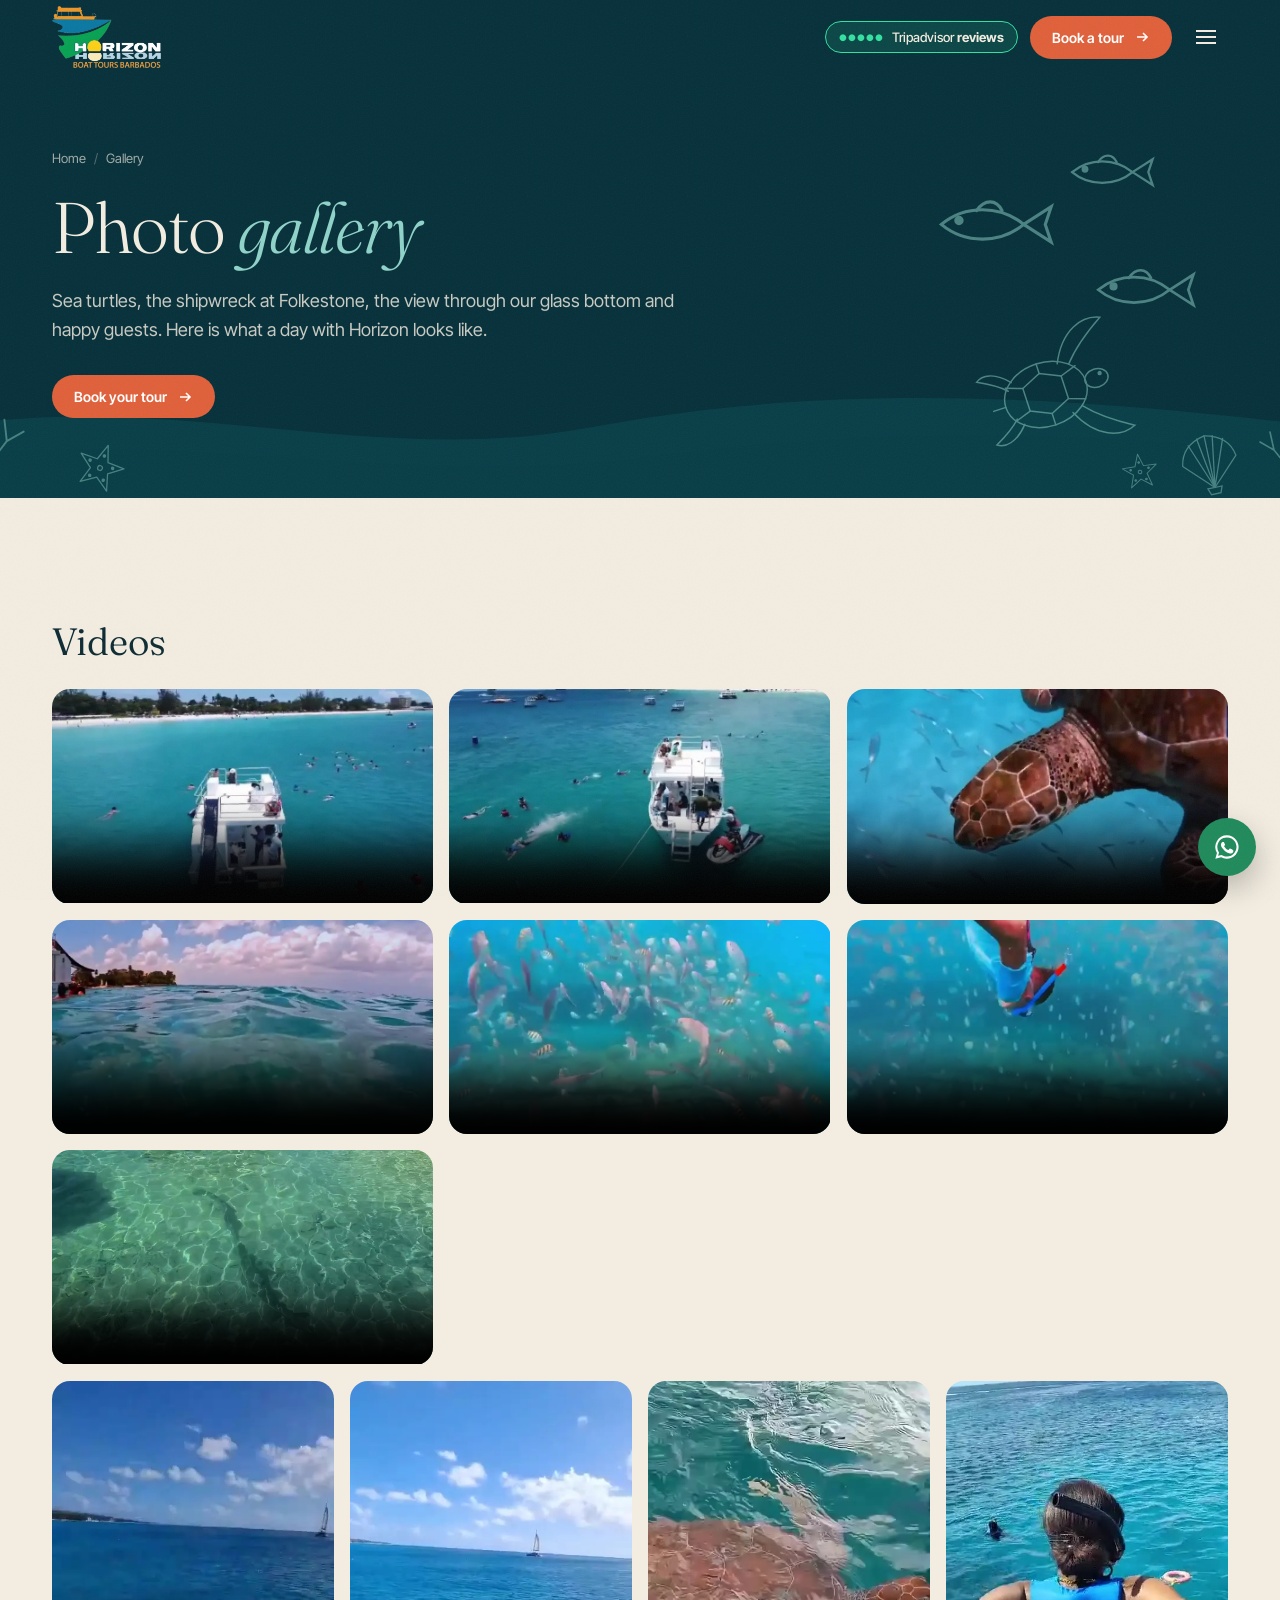
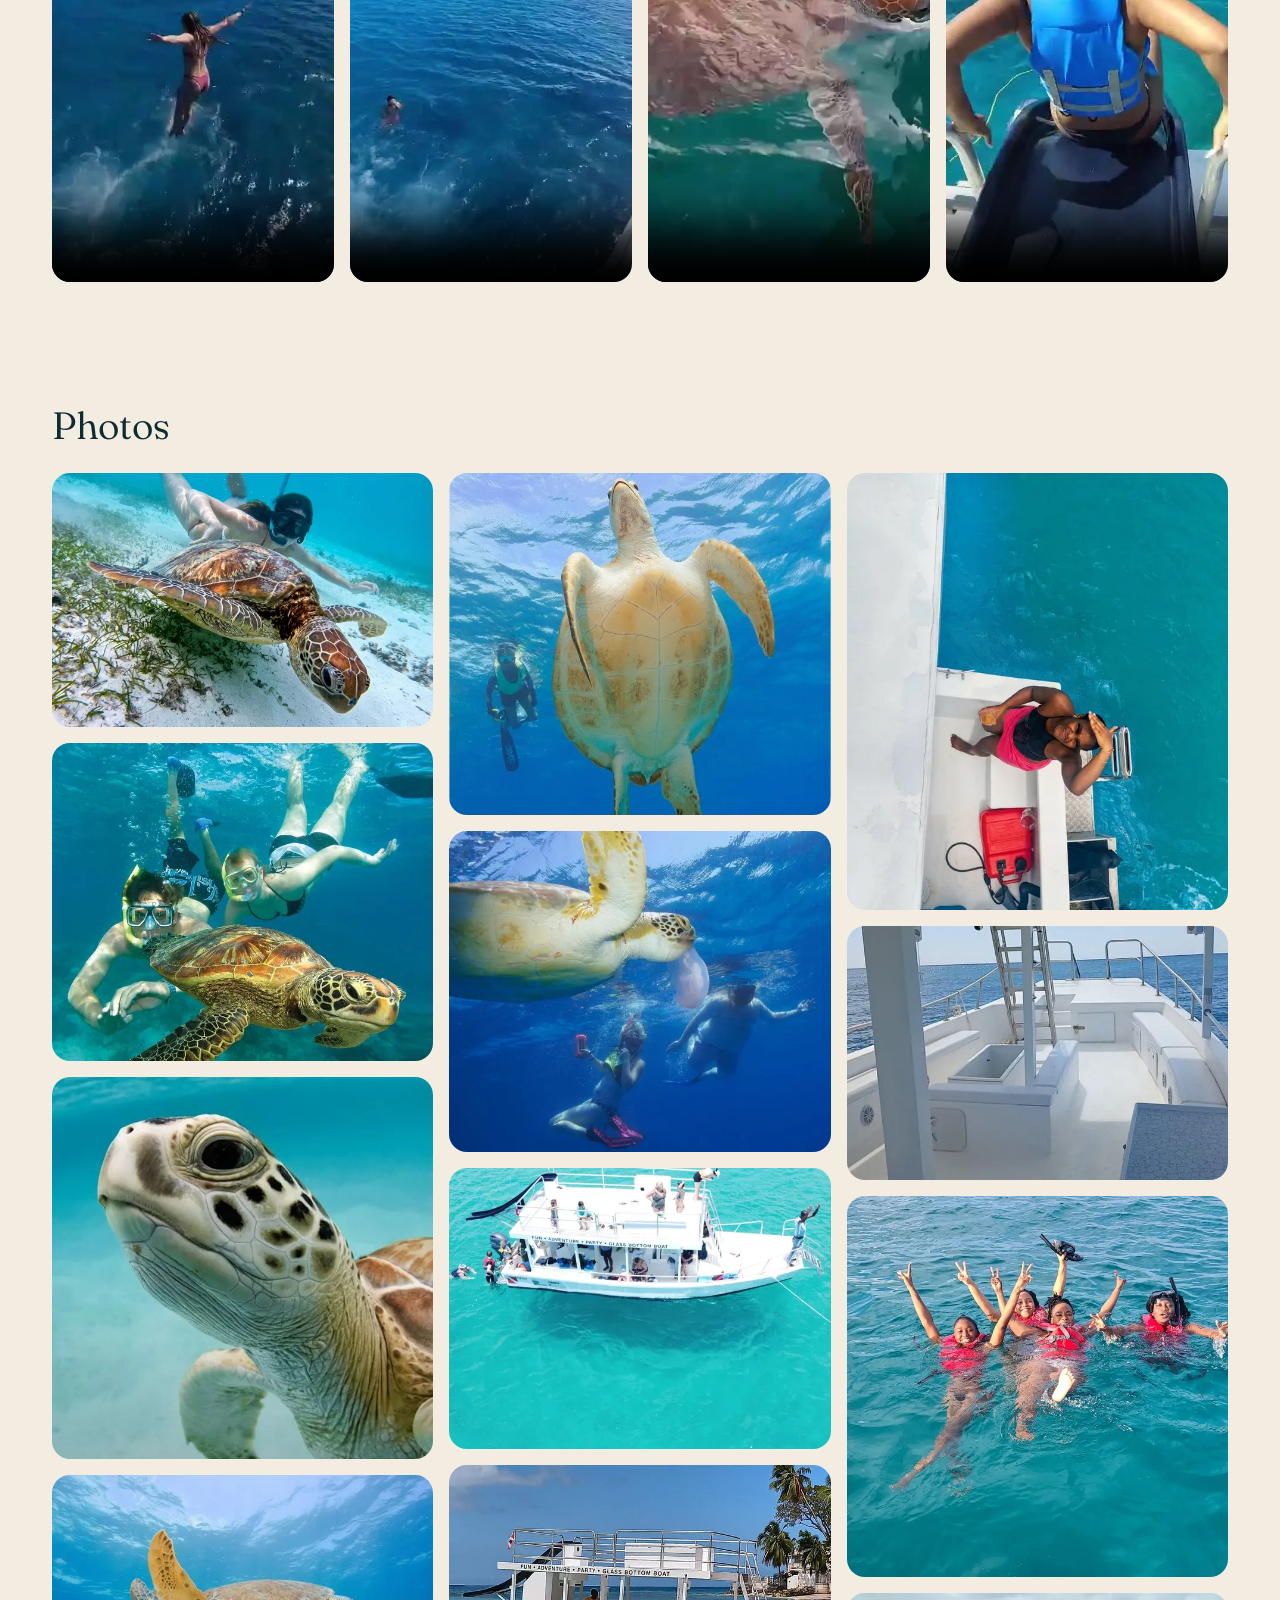
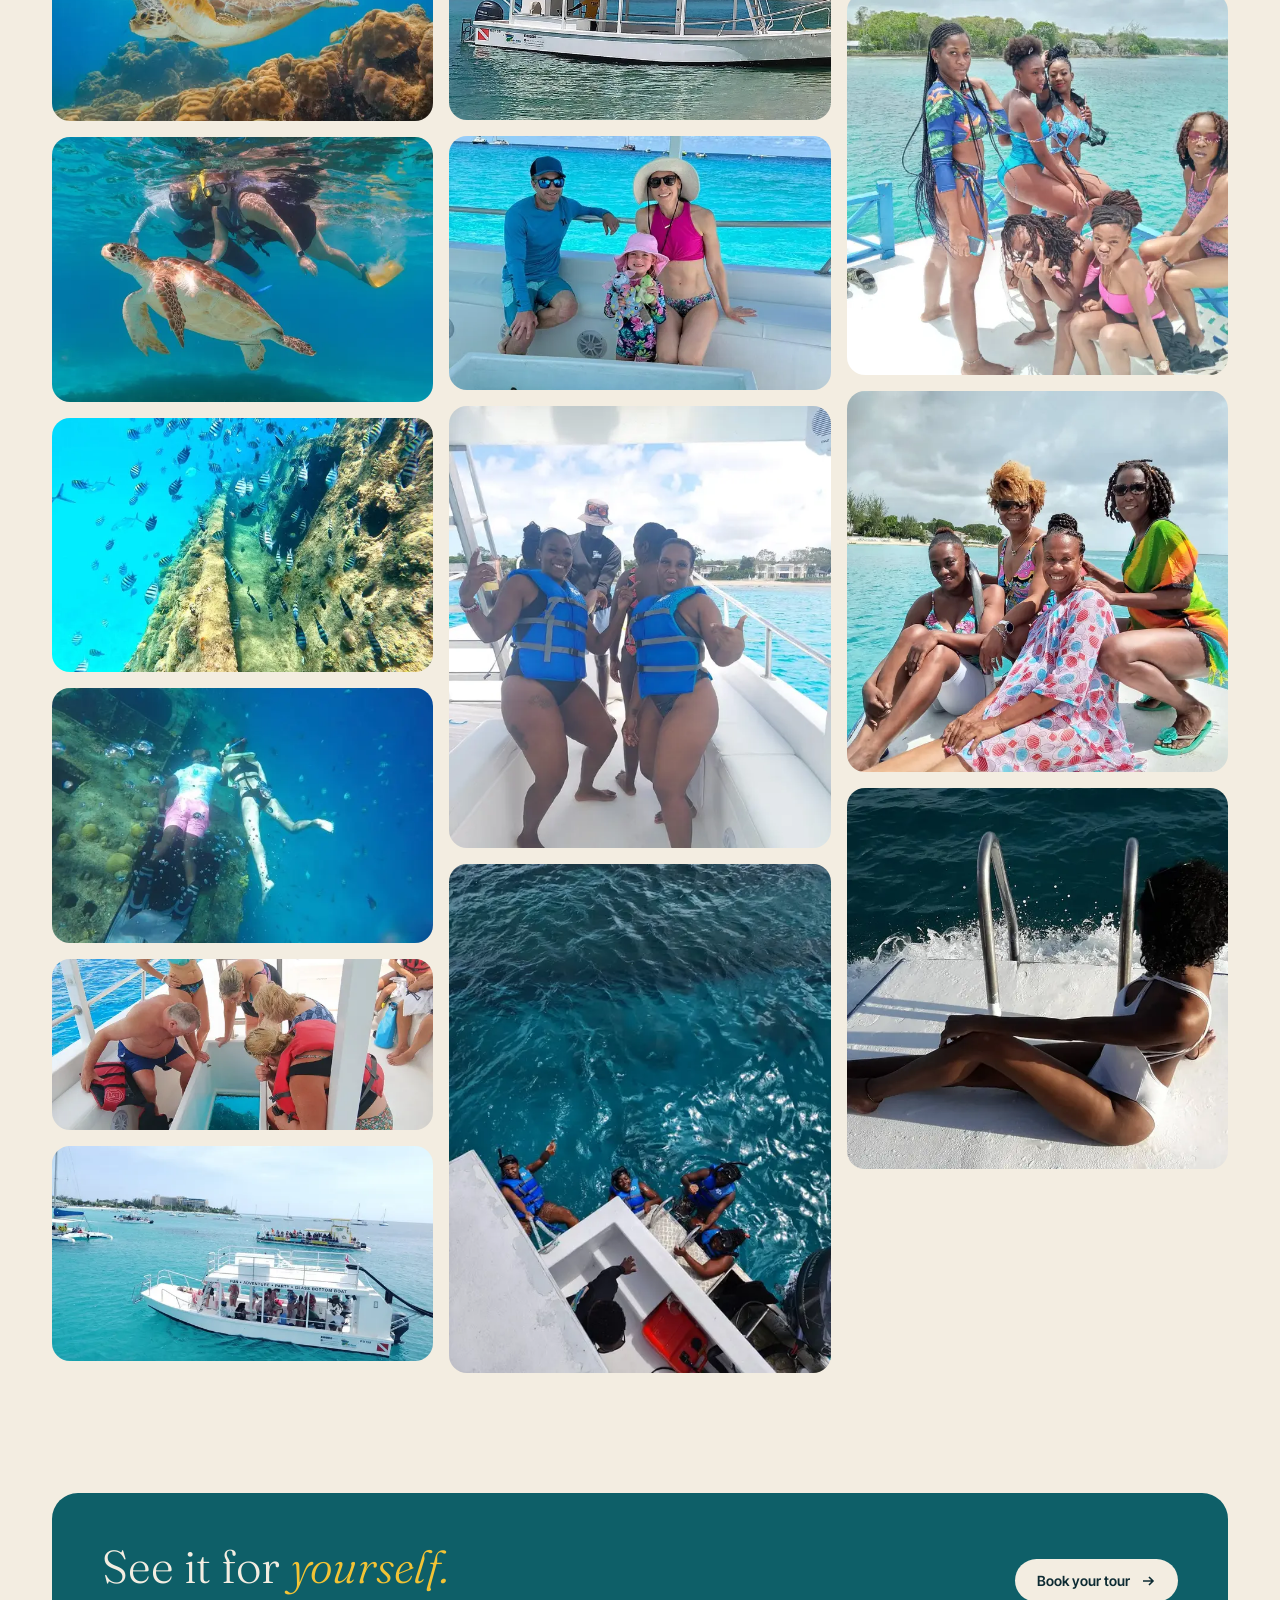
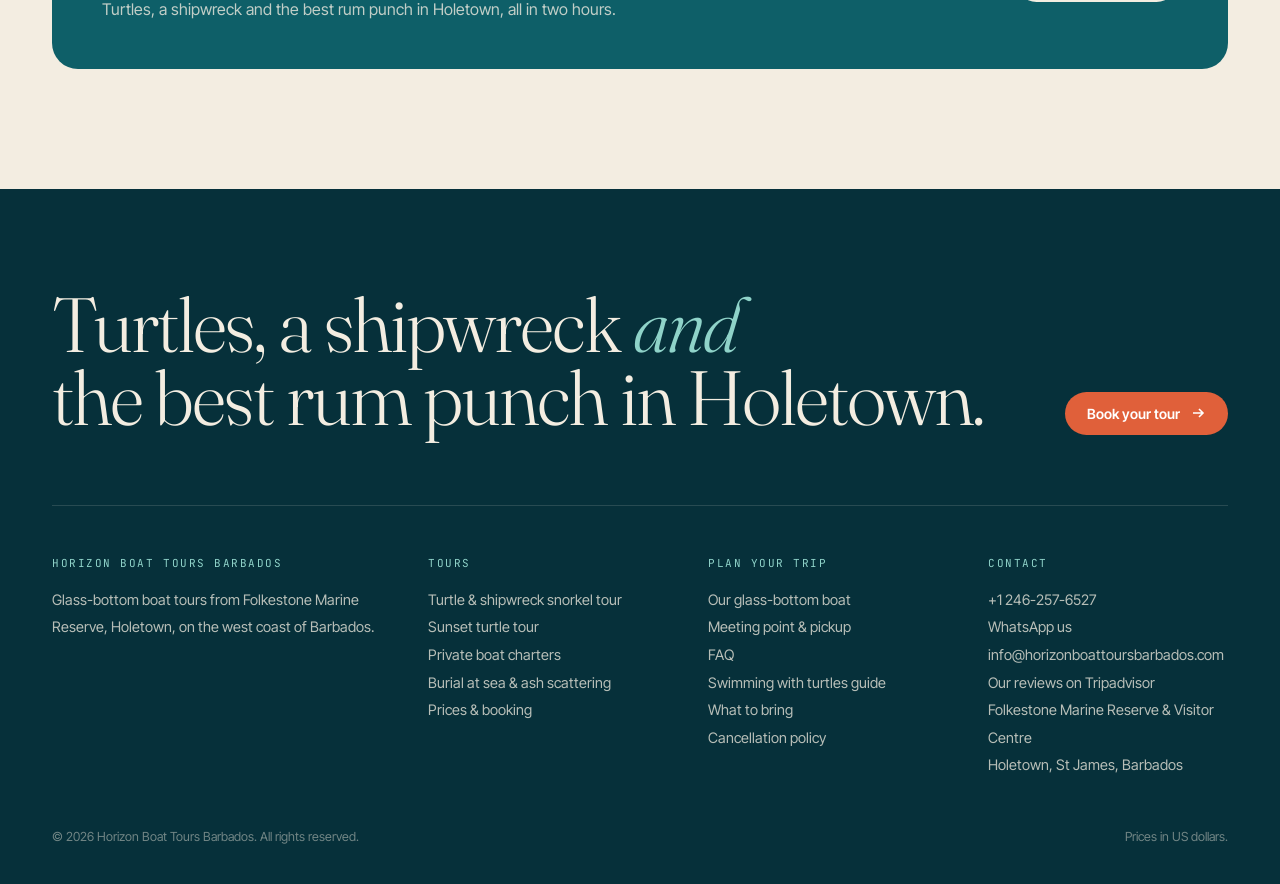
<file: gallery/index.html>
<!DOCTYPE html>
<html lang="en">
<head>
<meta charset="UTF-8">
<meta name="viewport" content="width=device-width, initial-scale=1">
<title>Photo Gallery | Turtles, Shipwreck &amp; Glass Bottom Boat Barbados</title>
<meta name="description" content="Photos from Horizon Boat Tours in Holetown, Barbados: snorkelling with sea turtles, the Folkestone shipwreck, the glass-bottom boat and our guests.">
<meta name="robots" content="noindex,follow">
<link rel="canonical" href="https://www.horizonboattoursbarbados.com/gallery/">
<meta property="og:type" content="website">
<meta property="og:site_name" content="Horizon Boat Tours Barbados">
<meta property="og:title" content="Photo Gallery | Turtles, Shipwreck &amp; Glass Bottom Boat Barbados">
<meta property="og:description" content="Photos from Horizon Boat Tours in Holetown, Barbados: snorkelling with sea turtles, the Folkestone shipwreck, the glass-bottom boat and our guests.">
<meta property="og:url" content="https://www.horizonboattoursbarbados.com/gallery/">
<meta property="og:image" content="https://www.horizonboattoursbarbados.com/assets/img/og-horizon-boat-tours-barbados.jpg">
<meta property="og:locale" content="en_US">
<meta name="twitter:card" content="summary_large_image">
<meta name="theme-color" content="#06303A">
<link rel="icon" href="../favicon.ico" sizes="any">
<link rel="icon" type="image/png" sizes="32x32" href="../assets/img/icon-32.png">
<link rel="apple-touch-icon" href="../assets/img/icon-180.png">
<link rel="manifest" href="../site.webmanifest">
<link rel="preconnect" href="https://fonts.googleapis.com">
<link rel="preconnect" href="https://fonts.gstatic.com" crossorigin>
<link href="https://fonts.googleapis.com/css2?family=Fraunces:ital,opsz,wght@0,9..144,300;0,9..144,350;0,9..144,400;1,9..144,300;1,9..144,350;1,9..144,400&family=Inter+Tight:wght@400;500;600&family=JetBrains+Mono:wght@400;500&display=swap" rel="stylesheet">
<link rel="stylesheet" href="../assets/css/style.css">
<script type="application/ld+json">{"@context": "https://schema.org", "@graph": [{"@type": "LocalBusiness", "@id": "https://www.horizonboattoursbarbados.com/#business", "name": "Horizon Boat Tours Barbados", "url": "https://www.horizonboattoursbarbados.com/", "logo": "https://www.horizonboattoursbarbados.com/assets/img/horizon-boat-tours-barbados-logo.png", "image": ["https://www.horizonboattoursbarbados.com/assets/img/glass-bottom-boat-holetown-barbados.jpg"], "description": "Glass-bottom boat tours in Holetown, Barbados: turtle feeding, shipwreck and reef snorkelling, sunset tours and private boat charters for up to 40 guests.", "telephone": "+12462576527", "email": "info@horizonboattoursbarbados.com", "priceRange": "$$", "address": {"@type": "PostalAddress", "streetAddress": "Folkestone Marine Reserve & Visitor Centre", "addressLocality": "Holetown", "addressRegion": "St James", "addressCountry": "BB"}, "geo": {"@type": "GeoCoordinates", "latitude": 13.1856, "longitude": -59.6406}, "areaServed": "West coast of Barbados"}, {"@type": "ImageGallery", "name": "Horizon Boat Tours Barbados photo gallery", "url": "https://www.horizonboattoursbarbados.com/gallery/", "image": [{"@type": "ImageObject", "contentUrl": "https://www.horizonboattoursbarbados.com/assets/img/gallery/snorkeling-with-sea-turtle-barbados.webp", "description": "Snorkeller swimming beside a sea turtle over the sand in Barbados"}, {"@type": "ImageObject", "contentUrl": "https://www.horizonboattoursbarbados.com/assets/img/gallery/couple-swimming-with-turtle-holetown.webp", "description": "Couple snorkelling with a sea turtle on a Horizon boat tour, Holetown"}, {"@type": "ImageObject", "contentUrl": "https://www.horizonboattoursbarbados.com/assets/img/gallery/sea-turtle-close-up-barbados.webp", "description": "Close-up of a curious sea turtle in clear Barbados water"}, {"@type": "ImageObject", "contentUrl": "https://www.horizonboattoursbarbados.com/assets/img/gallery/green-turtle-over-coral-reef-barbados.webp", "description": "Green sea turtle swimming over the coral reef in Barbados"}, {"@type": "ImageObject", "contentUrl": "https://www.horizonboattoursbarbados.com/assets/img/gallery/snorkeler-with-sea-turtle-barbados.webp", "description": "Snorkellers swimming alongside a sea turtle in Barbados"}, {"@type": "ImageObject", "contentUrl": "https://www.horizonboattoursbarbados.com/assets/img/gallery/shipwreck-fish-folkestone-marine-reserve.webp", "description": "Schools of fish around the shipwreck at Folkestone Marine Reserve, Barbados"}, {"@type": "ImageObject", "contentUrl": "https://www.horizonboattoursbarbados.com/assets/img/gallery/snorkelers-over-shipwreck-barbados.webp", "description": "Snorkellers diving over the shipwreck at Folkestone Marine Reserve"}, {"@type": "ImageObject", "contentUrl": "https://www.horizonboattoursbarbados.com/assets/img/gallery/looking-through-glass-bottom-boat.webp", "description": "Guests looking through the glass bottom of the Horizon boat"}, {"@type": "ImageObject", "contentUrl": "https://www.horizonboattoursbarbados.com/assets/img/gallery/glass-bottom-boat-with-guests-barbados.webp", "description": "Horizon glass-bottom boat full of guests off the west coast of Barbados"}, {"@type": "ImageObject", "contentUrl": "https://www.horizonboattoursbarbados.com/assets/img/gallery/turtle-swimming-above-snorkeler-barbados.webp", "description": "Sea turtle swimming above a snorkeller on a Horizon tour"}, {"@type": "ImageObject", "contentUrl": "https://www.horizonboattoursbarbados.com/assets/img/gallery/snorkelers-with-turtle-underwater-barbados.webp", "description": "Guests taking underwater photos of a sea turtle in Barbados"}, {"@type": "ImageObject", "contentUrl": "https://www.horizonboattoursbarbados.com/assets/img/gallery/aerial-glass-bottom-boat-slide-barbados.webp", "description": "Aerial view of the Horizon glass-bottom boat and its water slide"}, {"@type": "ImageObject", "contentUrl": "https://www.horizonboattoursbarbados.com/assets/img/gallery/horizon-glass-bottom-boat-holetown-beach.webp", "description": "Horizon glass-bottom boat anchored by the beach in Holetown, Barbados"}, {"@type": "ImageObject", "contentUrl": "https://www.horizonboattoursbarbados.com/assets/img/gallery/family-on-boat-tour-barbados.webp", "description": "Family enjoying a Horizon boat tour in Barbados"}, {"@type": "ImageObject", "contentUrl": "https://www.horizonboattoursbarbados.com/assets/img/gallery/friends-in-life-jackets-on-boat.webp", "description": "Friends in life jackets on the deck of the Horizon boat"}, {"@type": "ImageObject", "contentUrl": "https://www.horizonboattoursbarbados.com/assets/img/gallery/snorkelers-climbing-back-on-boat.webp", "description": "Snorkellers in the water by the Horizon boat ladder, seen from above"}, {"@type": "ImageObject", "contentUrl": "https://www.horizonboattoursbarbados.com/assets/img/gallery/guest-relaxing-on-boat-deck.webp", "description": "Guest relaxing on the deck of the Horizon boat above turquoise water"}, {"@type": "ImageObject", "contentUrl": "https://www.horizonboattoursbarbados.com/assets/img/gallery/horizon-boat-deck-seating.webp", "description": "Seating on the lower deck of the Horizon glass-bottom boat"}, {"@type": "ImageObject", "contentUrl": "https://www.horizonboattoursbarbados.com/assets/img/gallery/friends-floating-in-life-jackets-barbados.webp", "description": "Friends floating in life jackets on a Horizon boat tour"}, {"@type": "ImageObject", "contentUrl": "https://www.horizonboattoursbarbados.com/assets/img/gallery/group-of-friends-on-boat-barbados.webp", "description": "Group of friends posing on the Horizon boat deck"}, {"@type": "ImageObject", "contentUrl": "https://www.horizonboattoursbarbados.com/assets/img/gallery/ladies-day-out-boat-tour-barbados.webp", "description": "Ladies enjoying a day out on a Horizon boat tour in Barbados"}, {"@type": "ImageObject", "contentUrl": "https://www.horizonboattoursbarbados.com/assets/img/gallery/relaxing-on-boat-deck-west-coast-barbados.webp", "description": "Guest relaxing at the back of the boat on the west coast of Barbados"}]}, {"@type": "BreadcrumbList", "itemListElement": [{"@type": "ListItem", "position": 1, "name": "Home", "item": "https://www.horizonboattoursbarbados.com/"}, {"@type": "ListItem", "position": 2, "name": "Gallery", "item": "https://www.horizonboattoursbarbados.com/gallery/"}]}, {"@type": "VideoObject", "name": "Drone view of the Horizon glass-bottom boat off Holetown, Barbados", "description": "Aerial drone footage of the Horizon glass-bottom boat anchored in clear turquoise water off Holetown on the west coast of Barbados.", "thumbnailUrl": "https://www.horizonboattoursbarbados.com/assets/video/glass-bottom-boat-snorkeling-drone-barbados-part-1.webp", "contentUrl": "https://www.horizonboattoursbarbados.com/assets/video/glass-bottom-boat-snorkeling-drone-barbados-part-1.mp4", "uploadDate": "2026-11-27", "duration": "PT42S"}, {"@type": "VideoObject", "name": "Aerial view of snorkellers around the Horizon boat in Barbados", "description": "Drone footage from above of guests snorkelling around the Horizon glass-bottom boat on a turtle and shipwreck tour in Barbados.", "thumbnailUrl": "https://www.horizonboattoursbarbados.com/assets/video/glass-bottom-boat-snorkeling-drone-barbados-part-2.webp", "contentUrl": "https://www.horizonboattoursbarbados.com/assets/video/glass-bottom-boat-snorkeling-drone-barbados-part-2.mp4", "uploadDate": "2026-11-27", "duration": "PT42S"}, {"@type": "VideoObject", "name": "Swimming with sea turtles in Barbados", "description": "Underwater video of guests swimming with sea turtles on a Horizon boat tour on the west coast of Barbados.", "thumbnailUrl": "https://www.horizonboattoursbarbados.com/assets/video/swimming-with-sea-turtles-underwater-barbados-part-1.webp", "contentUrl": "https://www.horizonboattoursbarbados.com/assets/video/swimming-with-sea-turtles-underwater-barbados-part-1.mp4", "uploadDate": "2026-11-27", "duration": "PT35S"}, {"@type": "VideoObject", "name": "Sea turtles up close on a Barbados snorkel tour", "description": "Close-up underwater footage of sea turtles swimming beside snorkellers on a Horizon turtle tour near Holetown, Barbados.", "thumbnailUrl": "https://www.horizonboattoursbarbados.com/assets/video/swimming-with-sea-turtles-underwater-barbados-part-2.webp", "contentUrl": "https://www.horizonboattoursbarbados.com/assets/video/swimming-with-sea-turtles-underwater-barbados-part-2.mp4", "uploadDate": "2026-11-27", "duration": "PT35S"}, {"@type": "VideoObject", "name": "Snorkelling the shipwreck at Folkestone Marine Reserve", "description": "Underwater video of snorkelling over the shipwreck at Folkestone Marine Reserve in Holetown, Barbados.", "thumbnailUrl": "https://www.horizonboattoursbarbados.com/assets/video/shipwreck-fish-snorkeling-folkestone-part-1.webp", "contentUrl": "https://www.horizonboattoursbarbados.com/assets/video/shipwreck-fish-snorkeling-folkestone-part-1.mp4", "uploadDate": "2026-11-27", "duration": "PT18S"}, {"@type": "VideoObject", "name": "Tropical fish at the Folkestone shipwreck, Barbados", "description": "Schools of tropical fish swimming around the shipwreck at Folkestone Marine Reserve on Barbados’ west coast.", "thumbnailUrl": "https://www.horizonboattoursbarbados.com/assets/video/shipwreck-fish-snorkeling-folkestone-part-2.webp", "contentUrl": "https://www.horizonboattoursbarbados.com/assets/video/shipwreck-fish-snorkeling-folkestone-part-2.mp4", "uploadDate": "2026-11-27", "duration": "PT18S"}, {"@type": "VideoObject", "name": "Crystal-clear water in Holetown", "description": "Fish swimming in crystal-clear shallow water beside the boat in Holetown, Barbados.", "thumbnailUrl": "https://www.horizonboattoursbarbados.com/assets/video/clear-water-fish-holetown-barbados.webp", "contentUrl": "https://www.horizonboattoursbarbados.com/assets/video/clear-water-fish-holetown-barbados.mp4", "uploadDate": "2026-11-27", "duration": "PT10S"}, {"@type": "VideoObject", "name": "Jumping off the plunge platform on a Barbados boat tour", "description": "Guests jumping off the plunge platform of the Horizon boat into the Caribbean Sea in Barbados.", "thumbnailUrl": "https://www.horizonboattoursbarbados.com/assets/video/plunge-platform-jump-boat-barbados-part-1.webp", "contentUrl": "https://www.horizonboattoursbarbados.com/assets/video/plunge-platform-jump-boat-barbados-part-1.mp4", "uploadDate": "2026-11-27", "duration": "PT17S"}, {"@type": "VideoObject", "name": "Plunge platform jumps into the Caribbean Sea", "description": "More guests leaping from the Horizon boat’s plunge platform into the turquoise water off Holetown, Barbados.", "thumbnailUrl": "https://www.horizonboattoursbarbados.com/assets/video/plunge-platform-jump-boat-barbados-part-2.webp", "contentUrl": "https://www.horizonboattoursbarbados.com/assets/video/plunge-platform-jump-boat-barbados-part-2.mp4", "uploadDate": "2026-11-27", "duration": "PT17S"}, {"@type": "VideoObject", "name": "Sea turtle surfacing beside the boat", "description": "A sea turtle swimming up to the surface beside the Horizon glass-bottom boat in Barbados.", "thumbnailUrl": "https://www.horizonboattoursbarbados.com/assets/video/sea-turtle-surfacing-by-boat-barbados.webp", "contentUrl": "https://www.horizonboattoursbarbados.com/assets/video/sea-turtle-surfacing-by-boat-barbados.mp4", "uploadDate": "2026-11-27", "duration": "PT5S"}, {"@type": "VideoObject", "name": "Riding the water slide into the sea", "description": "A guest riding the Horizon boat water slide into the turquoise sea off Barbados.", "thumbnailUrl": "https://www.horizonboattoursbarbados.com/assets/video/water-slide-boat-tour-barbados.webp", "contentUrl": "https://www.horizonboattoursbarbados.com/assets/video/water-slide-boat-tour-barbados.mp4", "uploadDate": "2026-11-27", "duration": "PT6S"}]}</script>
</head>
<body>
<a class="skip" href="#main">Skip to content</a>
<div class="toast" id="toast" role="status" aria-live="polite"></div>
<nav id="nav" aria-label="Main"><div class="wrap nav-in">
  <a href="../" class="nav-logo" aria-label="Horizon Boat Tours Barbados, home"><img class="lt" src="../assets/img/logo-light.webp" alt="Horizon Boat Tours Barbados" width="420" height="239"><img class="dk" src="../assets/img/logo.webp" alt="" width="420" height="239" aria-hidden="true"></a>
  <div class="links"><a href="../">Home</a><a href="../barbados-turtle-snorkeling-tour/">Turtle & Shipwreck Tour</a><a href="../barbados-sunset-cruise/">Sunset Tour</a><a href="../private-boat-charter-barbados/">Private Charters</a><a href="../glass-bottom-boat-barbados/">Our Boat</a><a href="../gallery/" aria-current="page">Gallery</a><a href="../faq/">FAQ</a></div>
  <div class="nav-r">
    <a class="ta-pill" href="https://www.tripadvisor.com/Search?q=Horizon%20Boat%20Tours%20Barbados" target="_blank" rel="noopener" aria-label="Read our reviews on Tripadvisor"><span class="dots" aria-hidden="true">●●●●●</span><span class="tx">Tripadvisor <b>reviews</b></span></a>
    <a href="../book/" class="btn btn-coral">Book a tour <svg viewBox="0 0 16 16" fill="none" stroke="currentColor" stroke-width="1.6" aria-hidden="true"><path d="M3 8h10M9 4l4 4-4 4"/></svg></a>
    <button class="burger" type="button" aria-label="Open menu" aria-expanded="false" aria-controls="mmenu"><i></i><i></i><i></i></button>
  </div>
</div></nav>
<div class="mmenu" id="mmenu"><a href="../">Home</a><a href="../barbados-turtle-snorkeling-tour/">Turtle & Shipwreck Tour</a><a href="../barbados-sunset-cruise/">Sunset Tour</a><a href="../private-boat-charter-barbados/">Private Charters</a><a href="../glass-bottom-boat-barbados/">Our Boat</a><a href="../gallery/">Gallery</a><a href="../faq/">FAQ</a><a href="../folkestone-marine-reserve-meeting-point/">Meeting Point</a><a href="../burial-at-sea-barbados/">Burial at sea</a><a href="../guides/swimming-with-turtles-barbados/">Turtle guide</a><a href="https://www.tripadvisor.com/Search?q=Horizon%20Boat%20Tours%20Barbados" target="_blank" rel="noopener">Our Tripadvisor reviews</a><a href="../book/" class="btn btn-coral">Book a tour <svg viewBox="0 0 16 16" fill="none" stroke="currentColor" stroke-width="1.6" aria-hidden="true"><path d="M3 8h10M9 4l4 4-4 4"/></svg></a></div>
<main id="main">
<header class="phero"><svg class="bgw" viewBox="0 0 1440 160" preserveAspectRatio="none" aria-hidden="true"><path class="wave" d="M-60 90 C 180 50, 420 130, 660 90 S 1140 50, 1500 90 L1500 160 L-60 160 Z" fill="#0E5F68" opacity=".6"/><path class="wave" d="M-60 120 C 200 90, 460 150, 720 120 S 1200 90, 1500 120 L1500 160 L-60 160 Z" fill="#0A4A52"/></svg><svg class="deco-b" viewBox="0 0 1440 160" preserveAspectRatio="xMidYMax slice" aria-hidden="true"><g transform="translate(70 120) rotate(0) scale(1.2)" class=""><g class="sf"><path d="M0 40 L0 0 M0 14 L -16 -6 M-16 -6 L -20 -24 M-16 -6 L -30 -14 M0 4 L 14 -14 M14 -14 L 12 -32 M14 -14 L 28 -22 M0 -4 L 2 -28"/></g></g><g transform="translate(180 130) rotate(20) scale(0.8)" class=""><g class="sf"><polygon points="0.0,-30.0 7.1,-9.7 28.5,-9.3 11.4,3.7 17.6,24.3 0.0,12.0 -17.6,24.3 -11.4,3.7 -28.5,-9.3 -7.1,-9.7" stroke-linejoin="round"/><circle r="3"/><circle cx="0" cy="-16" r="1.4" fill="currentColor"/><circle cx="15" cy="-5" r="1.4" fill="currentColor"/><circle cx="9" cy="13" r="1.4" fill="currentColor"/><circle cx="-9" cy="13" r="1.4" fill="currentColor"/><circle cx="-15" cy="-5" r="1.4" fill="currentColor"/></g></g><g transform="translate(1290 126) rotate(-12) scale(0.8)" class=""><g class="sf"><path d="M0 30 L -34 -4 Q -30 -30 0 -36 Q 30 -30 34 -4 Z" stroke-linejoin="round"/><path d="M0 30 L -22 -28 M0 30 L -10 -34 M0 30 L 0 -36 M0 30 L 10 -34 M0 30 L 22 -28"/><path d="M-9 30 L 9 30 L 6 38 L -6 38 Z"/></g></g><g transform="translate(1370 118) rotate(0) scale(1)" class=""><g class="sf"><path d="M0 40 L0 0 M0 14 L -16 -6 M-16 -6 L -20 -24 M-16 -6 L -30 -14 M0 4 L 14 -14 M14 -14 L 12 -32 M14 -14 L 28 -22 M0 -4 L 2 -28"/></g></g><g transform="translate(1220 134) rotate(-8) scale(0.6)" class=""><g class="sf"><polygon points="0.0,-30.0 7.1,-9.7 28.5,-9.3 11.4,3.7 17.6,24.3 0.0,12.0 -17.6,24.3 -11.4,3.7 -28.5,-9.3 -7.1,-9.7" stroke-linejoin="round"/><circle r="3"/><circle cx="0" cy="-16" r="1.4" fill="currentColor"/><circle cx="15" cy="-5" r="1.4" fill="currentColor"/><circle cx="9" cy="13" r="1.4" fill="currentColor"/><circle cx="-9" cy="13" r="1.4" fill="currentColor"/><circle cx="-15" cy="-5" r="1.4" fill="currentColor"/></g></g></svg><svg class="deco-r" viewBox="0 0 260 260" aria-hidden="true"><g transform="translate(40 80) rotate(0) scale(1.5)" class="bob"><g class="sf"><path d="M0 0 C 12 -10 30 -10 42 0 C 30 10 12 10 0 0 Z"/><path d="M42 0 L 56 -9 L 53 0 L 56 9 Z"/><path d="M18 -7 C 22 -13 28 -13 31 -7"/><circle cx="9" cy="-2" r="1.6" fill="currentColor"/></g></g><g transform="translate(140 40) rotate(0) scale(1.1)" class="bob d2"><g class="sf"><path d="M0 0 C 12 -10 30 -10 42 0 C 30 10 12 10 0 0 Z"/><path d="M42 0 L 56 -9 L 53 0 L 56 9 Z"/><path d="M18 -7 C 22 -13 28 -13 31 -7"/><circle cx="9" cy="-2" r="1.6" fill="currentColor"/></g></g><g transform="translate(160 130) rotate(0) scale(1.3)" class="bob d3"><g class="sf"><path d="M0 0 C 12 -10 30 -10 42 0 C 30 10 12 10 0 0 Z"/><path d="M42 0 L 56 -9 L 53 0 L 56 9 Z"/><path d="M18 -7 C 22 -13 28 -13 31 -7"/><circle cx="9" cy="-2" r="1.6" fill="currentColor"/></g></g><g transform="translate(120 210) rotate(-18) scale(0.7)" class="bob slow"><g class="sf"><ellipse rx="46" ry="35"/><path d="M-22 -14 L 0 -24 L 22 -14 L 22 12 L 0 22 L -22 12 Z"/><path d="M-22 -14 L -40 -20 M22 -14 L 40 -20 M-22 12 L -40 18 M22 12 L 40 18 M0 -24 L 0 -35 M0 22 L 0 35"/><ellipse cx="58" cy="0" rx="13" ry="10"/><circle cx="63" cy="-4" r="1.6" fill="currentColor"/><path d="M22 -28 C 38 -62 64 -70 82 -62 C 62 -50 46 -38 34 -24"/><path d="M22 28 C 38 62 64 70 82 62 C 62 50 46 38 34 24"/><path d="M-32 -24 C -46 -40 -60 -42 -68 -36 C -56 -30 -46 -24 -38 -16"/><path d="M-32 24 C -46 40 -60 42 -68 36 C -56 30 -46 24 -38 16"/><path d="M-46 0 L -60 0"/></g></g></svg><div class="wrap"><div><nav class="bc" aria-label="Breadcrumb"><ol class="crumbs"><li><a href="../">Home</a></li><li aria-current="page">Gallery</li></ol></nav><h1>Photo <em>gallery</em></h1><p class="lede">Sea turtles, the shipwreck at Folkestone, the view through our glass bottom and happy guests. Here is what a day with Horizon looks like.</p><div class=ctas><a href="../book/" class="btn btn-coral">Book your tour <svg viewBox="0 0 16 16" fill="none" stroke="currentColor" stroke-width="1.6" aria-hidden="true"><path d="M3 8h10M9 4l4 4-4 4"/></svg></a></div></div></div></header><section class="sec" id="videos"><div class="wrap"><h2 class="rv" style="font-family:var(--serif);font-weight:350;font-size:38px;margin-bottom:24px">Videos</h2><div class="vgal"><figure class="vid hor "><video controls playsinline preload="none" poster="../assets/video/glass-bottom-boat-snorkeling-drone-barbados-part-1.webp" width="848" height="478" aria-label="Drone view of the Horizon glass-bottom boat off Holetown, Barbados"><source src="../assets/video/glass-bottom-boat-snorkeling-drone-barbados-part-1.mp4" type="video/mp4"></video></figure><figure class="vid hor "><video controls playsinline preload="none" poster="../assets/video/glass-bottom-boat-snorkeling-drone-barbados-part-2.webp" width="848" height="478" aria-label="Aerial view of snorkellers around the Horizon boat in Barbados"><source src="../assets/video/glass-bottom-boat-snorkeling-drone-barbados-part-2.mp4" type="video/mp4"></video></figure><figure class="vid hor "><video controls playsinline preload="none" poster="../assets/video/swimming-with-sea-turtles-underwater-barbados-part-1.webp" width="848" height="480" aria-label="Swimming with sea turtles in Barbados"><source src="../assets/video/swimming-with-sea-turtles-underwater-barbados-part-1.mp4" type="video/mp4"></video></figure><figure class="vid hor "><video controls playsinline preload="none" poster="../assets/video/swimming-with-sea-turtles-underwater-barbados-part-2.webp" width="848" height="480" aria-label="Sea turtles up close on a Barbados snorkel tour"><source src="../assets/video/swimming-with-sea-turtles-underwater-barbados-part-2.mp4" type="video/mp4"></video></figure><figure class="vid hor "><video controls playsinline preload="none" poster="../assets/video/shipwreck-fish-snorkeling-folkestone-part-1.webp" width="848" height="480" aria-label="Snorkelling the shipwreck at Folkestone Marine Reserve"><source src="../assets/video/shipwreck-fish-snorkeling-folkestone-part-1.mp4" type="video/mp4"></video></figure><figure class="vid hor "><video controls playsinline preload="none" poster="../assets/video/shipwreck-fish-snorkeling-folkestone-part-2.webp" width="848" height="480" aria-label="Tropical fish at the Folkestone shipwreck, Barbados"><source src="../assets/video/shipwreck-fish-snorkeling-folkestone-part-2.mp4" type="video/mp4"></video></figure><figure class="vid hor "><video controls playsinline preload="none" poster="../assets/video/clear-water-fish-holetown-barbados.webp" width="960" height="540" aria-label="Crystal-clear water in Holetown"><source src="../assets/video/clear-water-fish-holetown-barbados.mp4" type="video/mp4"></video></figure></div><div class="vgal vg-vert"><figure class="vid vert "><video controls playsinline preload="none" poster="../assets/video/plunge-platform-jump-boat-barbados-part-1.webp" width="478" height="850" aria-label="Jumping off the plunge platform on a Barbados boat tour"><source src="../assets/video/plunge-platform-jump-boat-barbados-part-1.mp4" type="video/mp4"></video></figure><figure class="vid vert "><video controls playsinline preload="none" poster="../assets/video/plunge-platform-jump-boat-barbados-part-2.webp" width="478" height="850" aria-label="Plunge platform jumps into the Caribbean Sea"><source src="../assets/video/plunge-platform-jump-boat-barbados-part-2.mp4" type="video/mp4"></video></figure><figure class="vid vert "><video controls playsinline preload="none" poster="../assets/video/sea-turtle-surfacing-by-boat-barbados.webp" width="720" height="900" aria-label="Sea turtle surfacing beside the boat"><source src="../assets/video/sea-turtle-surfacing-by-boat-barbados.mp4" type="video/mp4"></video></figure><figure class="vid vert "><video controls playsinline preload="none" poster="../assets/video/water-slide-boat-tour-barbados.webp" width="478" height="850" aria-label="Riding the water slide into the sea"><source src="../assets/video/water-slide-boat-tour-barbados.mp4" type="video/mp4"></video></figure></div></div></section><section class="sec" style="padding-top:0"><div class="wrap"><h2 class="rv" style="font-family:var(--serif);font-weight:350;font-size:38px;margin-bottom:24px">Photos</h2><div class="gallery"><a class="gi rv" href="../assets/img/gallery/snorkeling-with-sea-turtle-barbados.webp" data-lb="0" data-alt="Snorkeller swimming beside a sea turtle over the sand in Barbados"><img src="../assets/img/gallery/snorkeling-with-sea-turtle-barbados-640.webp" alt="Snorkeller swimming beside a sea turtle over the sand in Barbados" width="640" height="427" loading="lazy"></a><a class="gi rv" href="../assets/img/gallery/couple-swimming-with-turtle-holetown.webp" data-lb="1" data-alt="Couple snorkelling with a sea turtle on a Horizon boat tour, Holetown"><img src="../assets/img/gallery/couple-swimming-with-turtle-holetown-640.webp" alt="Couple snorkelling with a sea turtle on a Horizon boat tour, Holetown" width="640" height="534" loading="lazy"></a><a class="gi rv" href="../assets/img/gallery/sea-turtle-close-up-barbados.webp" data-lb="2" data-alt="Close-up of a curious sea turtle in clear Barbados water"><img src="../assets/img/gallery/sea-turtle-close-up-barbados-640.webp" alt="Close-up of a curious sea turtle in clear Barbados water" width="640" height="640" loading="lazy"></a><a class="gi rv" href="../assets/img/gallery/green-turtle-over-coral-reef-barbados.webp" data-lb="3" data-alt="Green sea turtle swimming over the coral reef in Barbados"><img src="../assets/img/gallery/green-turtle-over-coral-reef-barbados-640.webp" alt="Green sea turtle swimming over the coral reef in Barbados" width="640" height="414" loading="lazy"></a><a class="gi rv" href="../assets/img/gallery/snorkeler-with-sea-turtle-barbados.webp" data-lb="4" data-alt="Snorkellers swimming alongside a sea turtle in Barbados"><img src="../assets/img/gallery/snorkeler-with-sea-turtle-barbados-640.webp" alt="Snorkellers swimming alongside a sea turtle in Barbados" width="640" height="444" loading="lazy"></a><a class="gi rv" href="../assets/img/gallery/shipwreck-fish-folkestone-marine-reserve.webp" data-lb="5" data-alt="Schools of fish around the shipwreck at Folkestone Marine Reserve, Barbados"><img src="../assets/img/gallery/shipwreck-fish-folkestone-marine-reserve-640.webp" alt="Schools of fish around the shipwreck at Folkestone Marine Reserve, Barbados" width="640" height="427" loading="lazy"></a><a class="gi rv" href="../assets/img/gallery/snorkelers-over-shipwreck-barbados.webp" data-lb="6" data-alt="Snorkellers diving over the shipwreck at Folkestone Marine Reserve"><img src="../assets/img/gallery/snorkelers-over-shipwreck-barbados-640.webp" alt="Snorkellers diving over the shipwreck at Folkestone Marine Reserve" width="640" height="427" loading="lazy"></a><a class="gi rv" href="../assets/img/gallery/looking-through-glass-bottom-boat.webp" data-lb="7" data-alt="Guests looking through the glass bottom of the Horizon boat"><img src="../assets/img/gallery/looking-through-glass-bottom-boat-640.webp" alt="Guests looking through the glass bottom of the Horizon boat" width="640" height="288" loading="lazy"></a><a class="gi rv" href="../assets/img/gallery/glass-bottom-boat-with-guests-barbados.webp" data-lb="8" data-alt="Horizon glass-bottom boat full of guests off the west coast of Barbados"><img src="../assets/img/gallery/glass-bottom-boat-with-guests-barbados-640.webp" alt="Horizon glass-bottom boat full of guests off the west coast of Barbados" width="640" height="360" loading="lazy"></a><a class="gi rv" href="../assets/img/gallery/turtle-swimming-above-snorkeler-barbados.webp" data-lb="9" data-alt="Sea turtle swimming above a snorkeller on a Horizon tour"><img src="../assets/img/gallery/turtle-swimming-above-snorkeler-barbados-640.webp" alt="Sea turtle swimming above a snorkeller on a Horizon tour" width="640" height="574" loading="lazy"></a><a class="gi rv" href="../assets/img/gallery/snorkelers-with-turtle-underwater-barbados.webp" data-lb="10" data-alt="Guests taking underwater photos of a sea turtle in Barbados"><img src="../assets/img/gallery/snorkelers-with-turtle-underwater-barbados-640.webp" alt="Guests taking underwater photos of a sea turtle in Barbados" width="640" height="539" loading="lazy"></a><a class="gi rv" href="../assets/img/gallery/aerial-glass-bottom-boat-slide-barbados.webp" data-lb="11" data-alt="Aerial view of the Horizon glass-bottom boat and its water slide"><img src="../assets/img/gallery/aerial-glass-bottom-boat-slide-barbados-640.webp" alt="Aerial view of the Horizon glass-bottom boat and its water slide" width="640" height="472" loading="lazy"></a><a class="gi rv" href="../assets/img/gallery/horizon-glass-bottom-boat-holetown-beach.webp" data-lb="12" data-alt="Horizon glass-bottom boat anchored by the beach in Holetown, Barbados"><img src="../assets/img/gallery/horizon-glass-bottom-boat-holetown-beach-640.webp" alt="Horizon glass-bottom boat anchored by the beach in Holetown, Barbados" width="640" height="428" loading="lazy"></a><a class="gi rv" href="../assets/img/gallery/family-on-boat-tour-barbados.webp" data-lb="13" data-alt="Family enjoying a Horizon boat tour in Barbados"><img src="../assets/img/gallery/family-on-boat-tour-barbados-640.webp" alt="Family enjoying a Horizon boat tour in Barbados" width="640" height="426" loading="lazy"></a><a class="gi rv" href="../assets/img/gallery/friends-in-life-jackets-on-boat.webp" data-lb="14" data-alt="Friends in life jackets on the deck of the Horizon boat"><img src="../assets/img/gallery/friends-in-life-jackets-on-boat-640.webp" alt="Friends in life jackets on the deck of the Horizon boat" width="552" height="640" loading="lazy"></a><a class="gi rv" href="../assets/img/gallery/snorkelers-climbing-back-on-boat.webp" data-lb="15" data-alt="Snorkellers in the water by the Horizon boat ladder, seen from above"><img src="../assets/img/gallery/snorkelers-climbing-back-on-boat-640.webp" alt="Snorkellers in the water by the Horizon boat ladder, seen from above" width="480" height="640" loading="lazy"></a><a class="gi rv" href="../assets/img/gallery/guest-relaxing-on-boat-deck.webp" data-lb="16" data-alt="Guest relaxing on the deck of the Horizon boat above turquoise water"><img src="../assets/img/gallery/guest-relaxing-on-boat-deck-640.webp" alt="Guest relaxing on the deck of the Horizon boat above turquoise water" width="558" height="640" loading="lazy"></a><a class="gi rv" href="../assets/img/gallery/horizon-boat-deck-seating.webp" data-lb="17" data-alt="Seating on the lower deck of the Horizon glass-bottom boat"><img src="../assets/img/gallery/horizon-boat-deck-seating-640.webp" alt="Seating on the lower deck of the Horizon glass-bottom boat" width="640" height="426" loading="lazy"></a><a class="gi rv" href="../assets/img/gallery/friends-floating-in-life-jackets-barbados.webp" data-lb="18" data-alt="Friends floating in life jackets on a Horizon boat tour"><img src="../assets/img/gallery/friends-floating-in-life-jackets-barbados-640.webp" alt="Friends floating in life jackets on a Horizon boat tour" width="640" height="640" loading="lazy"></a><a class="gi rv" href="../assets/img/gallery/group-of-friends-on-boat-barbados.webp" data-lb="19" data-alt="Group of friends posing on the Horizon boat deck"><img src="../assets/img/gallery/group-of-friends-on-boat-barbados-640.webp" alt="Group of friends posing on the Horizon boat deck" width="640" height="640" loading="lazy"></a><a class="gi rv" href="../assets/img/gallery/ladies-day-out-boat-tour-barbados.webp" data-lb="20" data-alt="Ladies enjoying a day out on a Horizon boat tour in Barbados"><img src="../assets/img/gallery/ladies-day-out-boat-tour-barbados-640.webp" alt="Ladies enjoying a day out on a Horizon boat tour in Barbados" width="640" height="640" loading="lazy"></a><a class="gi rv" href="../assets/img/gallery/relaxing-on-boat-deck-west-coast-barbados.webp" data-lb="21" data-alt="Guest relaxing at the back of the boat on the west coast of Barbados"><img src="../assets/img/gallery/relaxing-on-boat-deck-west-coast-barbados-640.webp" alt="Guest relaxing at the back of the boat on the west coast of Barbados" width="640" height="640" loading="lazy"></a></div></div></section><div class="lb" id="lb" hidden><button class="lb-x" type="button" aria-label="Close">×</button><button class="lb-p" type="button" aria-label="Previous photo">‹</button><figure><img id="lbImg" alt=""><figcaption id="lbCap"></figcaption></figure><button class="lb-n" type="button" aria-label="Next photo">›</button></div><section class="sec" style="padding-top:0"><div class="wrap"><div class="cta-band rv"><div><h2>See it for <em>yourself.</em></h2><p>Turtles, a shipwreck and the best rum punch in Holetown, all in two hours.</p></div><a href="../book/" class="btn" style="background:var(--sand);color:var(--ink)">Book your tour <svg viewBox="0 0 16 16" fill="none" stroke="currentColor" stroke-width="1.6" aria-hidden="true"><path d="M3 8h10M9 4l4 4-4 4"/></svg></a></div></div></section>
</main>
<footer><div class="wrap">
  <div class="f-cta"><h2>Turtles, a shipwreck <em>and</em><br>the best rum punch in Holetown.</h2>
    <a href="../book/" class="btn btn-coral">Book your tour <svg viewBox="0 0 16 16" fill="none" stroke="currentColor" stroke-width="1.6" aria-hidden="true"><path d="M3 8h10M9 4l4 4-4 4"/></svg></a></div>
  <div class="f-grid">
    <div><h5>Horizon Boat Tours Barbados</h5><p>Glass-bottom boat tours from Folkestone Marine Reserve, Holetown, on the west coast of Barbados.</p></div>
    <div><h5>Tours</h5><a href="../barbados-turtle-snorkeling-tour/">Turtle &amp; shipwreck snorkel tour</a><a href="../barbados-sunset-cruise/">Sunset turtle tour</a><a href="../private-boat-charter-barbados/">Private boat charters</a><a href="../burial-at-sea-barbados/">Burial at sea &amp; ash scattering</a><a href="../book/">Prices &amp; booking</a></div>
    <div><h5>Plan your trip</h5><a href="../glass-bottom-boat-barbados/">Our glass-bottom boat</a><a href="../folkestone-marine-reserve-meeting-point/">Meeting point &amp; pickup</a><a href="../faq/">FAQ</a><a href="../guides/swimming-with-turtles-barbados/">Swimming with turtles guide</a><a href="../guides/what-to-bring-on-a-boat-tour-in-barbados/">What to bring</a><a href="../cancellation-policy/">Cancellation policy</a></div>
    <div><h5>Contact</h5><a href="tel:+12462576527">+1 246-257-6527</a><a href="#" data-wa>WhatsApp us</a><a href="mailto:info@horizonboattoursbarbados.com">info@horizonboattoursbarbados.com</a><a href="https://www.tripadvisor.com/Search?q=Horizon%20Boat%20Tours%20Barbados" target="_blank" rel="noopener">Our reviews on Tripadvisor</a><p>Folkestone Marine Reserve &amp; Visitor Centre<br>Holetown, St James, Barbados</p></div>
  </div>
  <div class="f-bot"><span>© 2026 Horizon Boat Tours Barbados. All rights reserved.</span><span>Prices in US dollars.</span></div>
</div></footer>
<a class="fab" href="#" data-wa aria-label="Chat with us on WhatsApp"><svg viewBox="0 0 24 24" fill="currentColor" aria-hidden="true"><path d="M12 2a10 10 0 0 0-8.6 15.1L2 22l5-1.3A10 10 0 1 0 12 2zm0 18.2c-1.5 0-3-.4-4.3-1.2l-.3-.2-3 .8.8-2.9-.2-.3A8.2 8.2 0 1 1 12 20.2zm4.5-6.1c-.2-.1-1.5-.7-1.7-.8-.2-.1-.4-.1-.6.1l-.8 1c-.1.2-.3.2-.5.1a6.7 6.7 0 0 1-3.3-2.9c-.3-.4.2-.4.7-1.3.1-.2 0-.3 0-.4l-.8-1.8c-.2-.5-.4-.4-.6-.4h-.5a1 1 0 0 0-.7.3 3 3 0 0 0-.9 2.2 5.2 5.2 0 0 0 1.1 2.7 11.8 11.8 0 0 0 4.5 4c1.7.7 2.3.8 3.2.6.5-.1 1.5-.6 1.7-1.2.2-.6.2-1.1.2-1.2-.1-.1-.3-.2-.5-.3z"/></svg></a>
<div class="mbar">
  <a href="../book/" class="p"><svg viewBox="0 0 20 20" fill="none" stroke="currentColor" stroke-width="1.6" aria-hidden="true"><rect x="3" y="4" width="14" height="13" rx="2"/><path d="M3 8h14M7 2v4M13 2v4"/></svg>Book</a>
  <a href="#" data-wa class="w"><svg viewBox="0 0 24 24" fill="currentColor" aria-hidden="true"><path d="M12 2a10 10 0 0 0-8.6 15.1L2 22l5-1.3A10 10 0 1 0 12 2zm0 18.2c-1.5 0-3-.4-4.3-1.2l-.3-.2-3 .8.8-2.9-.2-.3A8.2 8.2 0 1 1 12 20.2zm4.5-6.1c-.2-.1-1.5-.7-1.7-.8-.2-.1-.4-.1-.6.1l-.8 1c-.1.2-.3.2-.5.1a6.7 6.7 0 0 1-3.3-2.9c-.3-.4.2-.4.7-1.3.1-.2 0-.3 0-.4l-.8-1.8c-.2-.5-.4-.4-.6-.4h-.5a1 1 0 0 0-.7.3 3 3 0 0 0-.9 2.2 5.2 5.2 0 0 0 1.1 2.7 11.8 11.8 0 0 0 4.5 4c1.7.7 2.3.8 3.2.6.5-.1 1.5-.6 1.7-1.2.2-.6.2-1.1.2-1.2-.1-.1-.3-.2-.5-.3z"/></svg>WhatsApp</a>
  <a href="tel:+12462576527"><svg viewBox="0 0 20 20" fill="none" stroke="currentColor" stroke-width="1.6" aria-hidden="true"><path d="M5 2h3l1.5 4-2 1.5a10 10 0 0 0 5 5l1.5-2 4 1.5v3a2 2 0 0 1-2 2A15 15 0 0 1 3 4a2 2 0 0 1 2-2z"/></svg>Call</a>
</div>
<script src="../assets/js/main.js" defer></script>
</body>
</html>
</file>
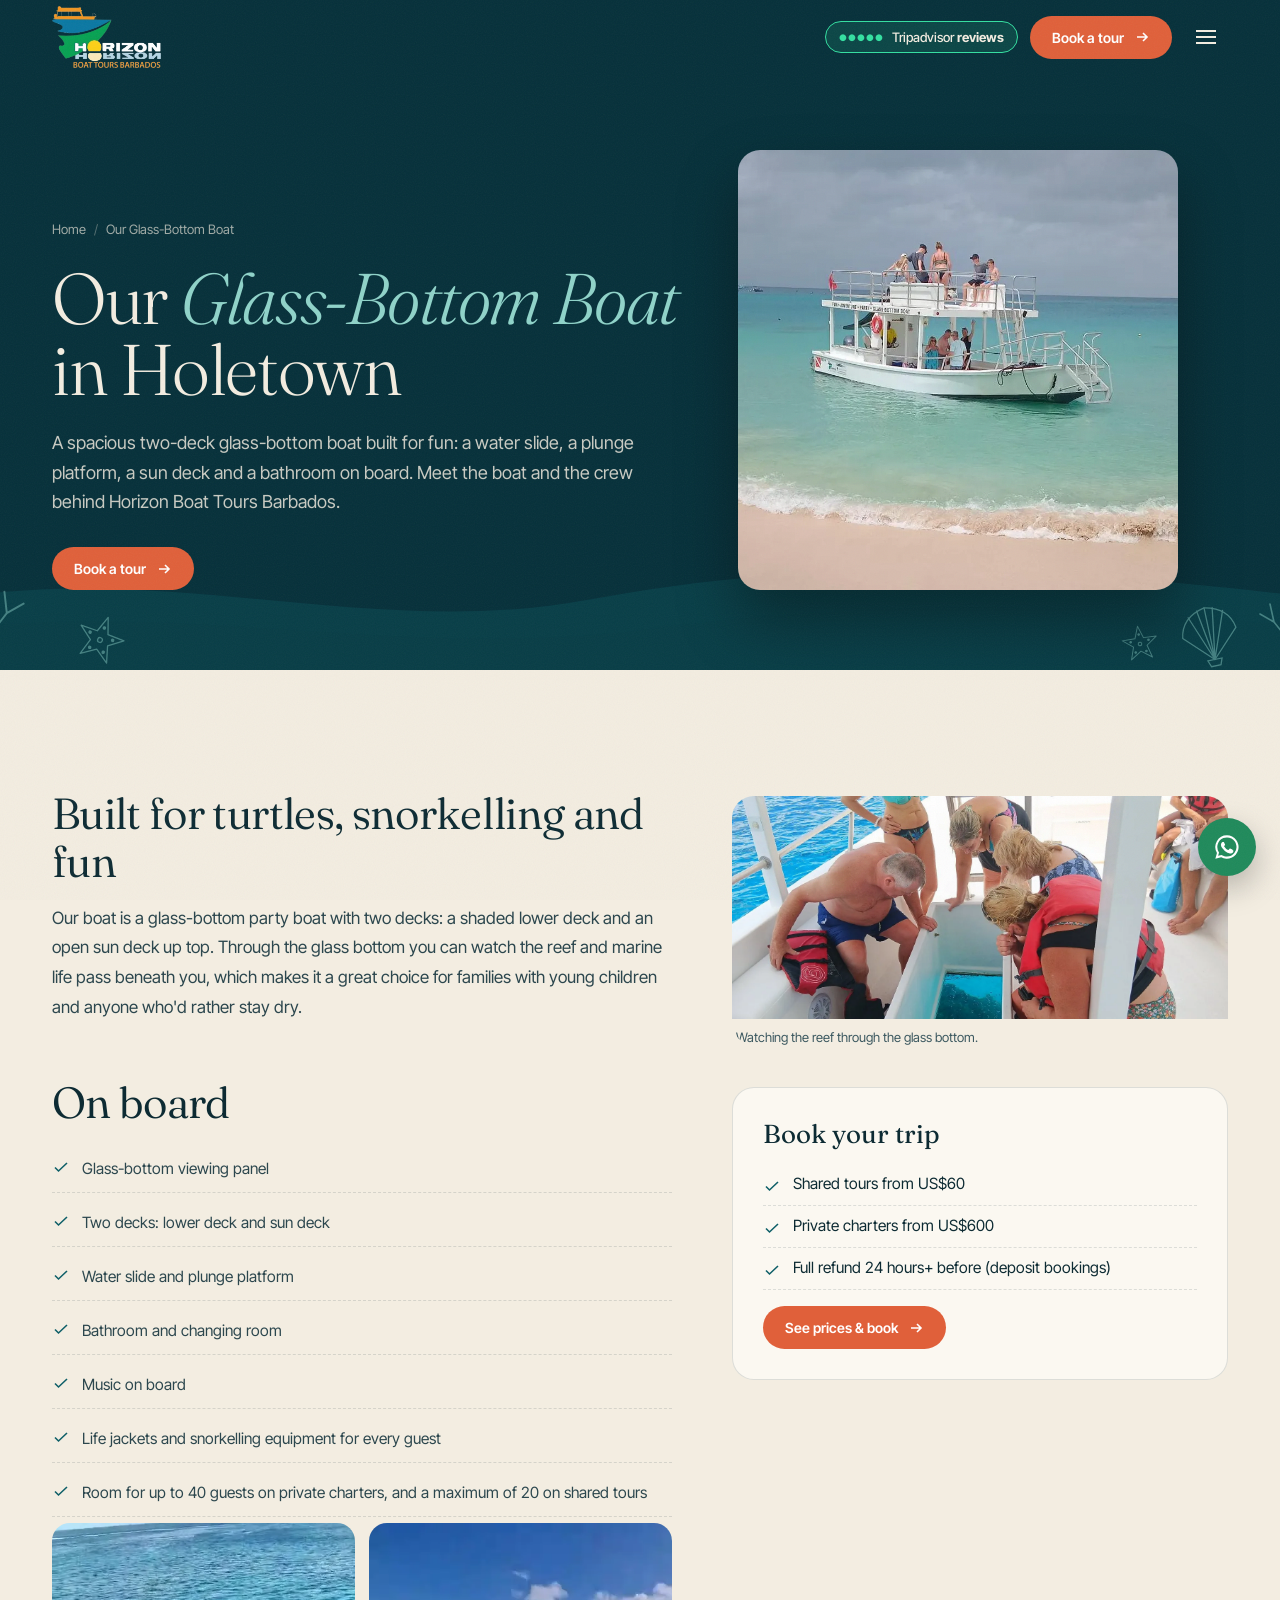
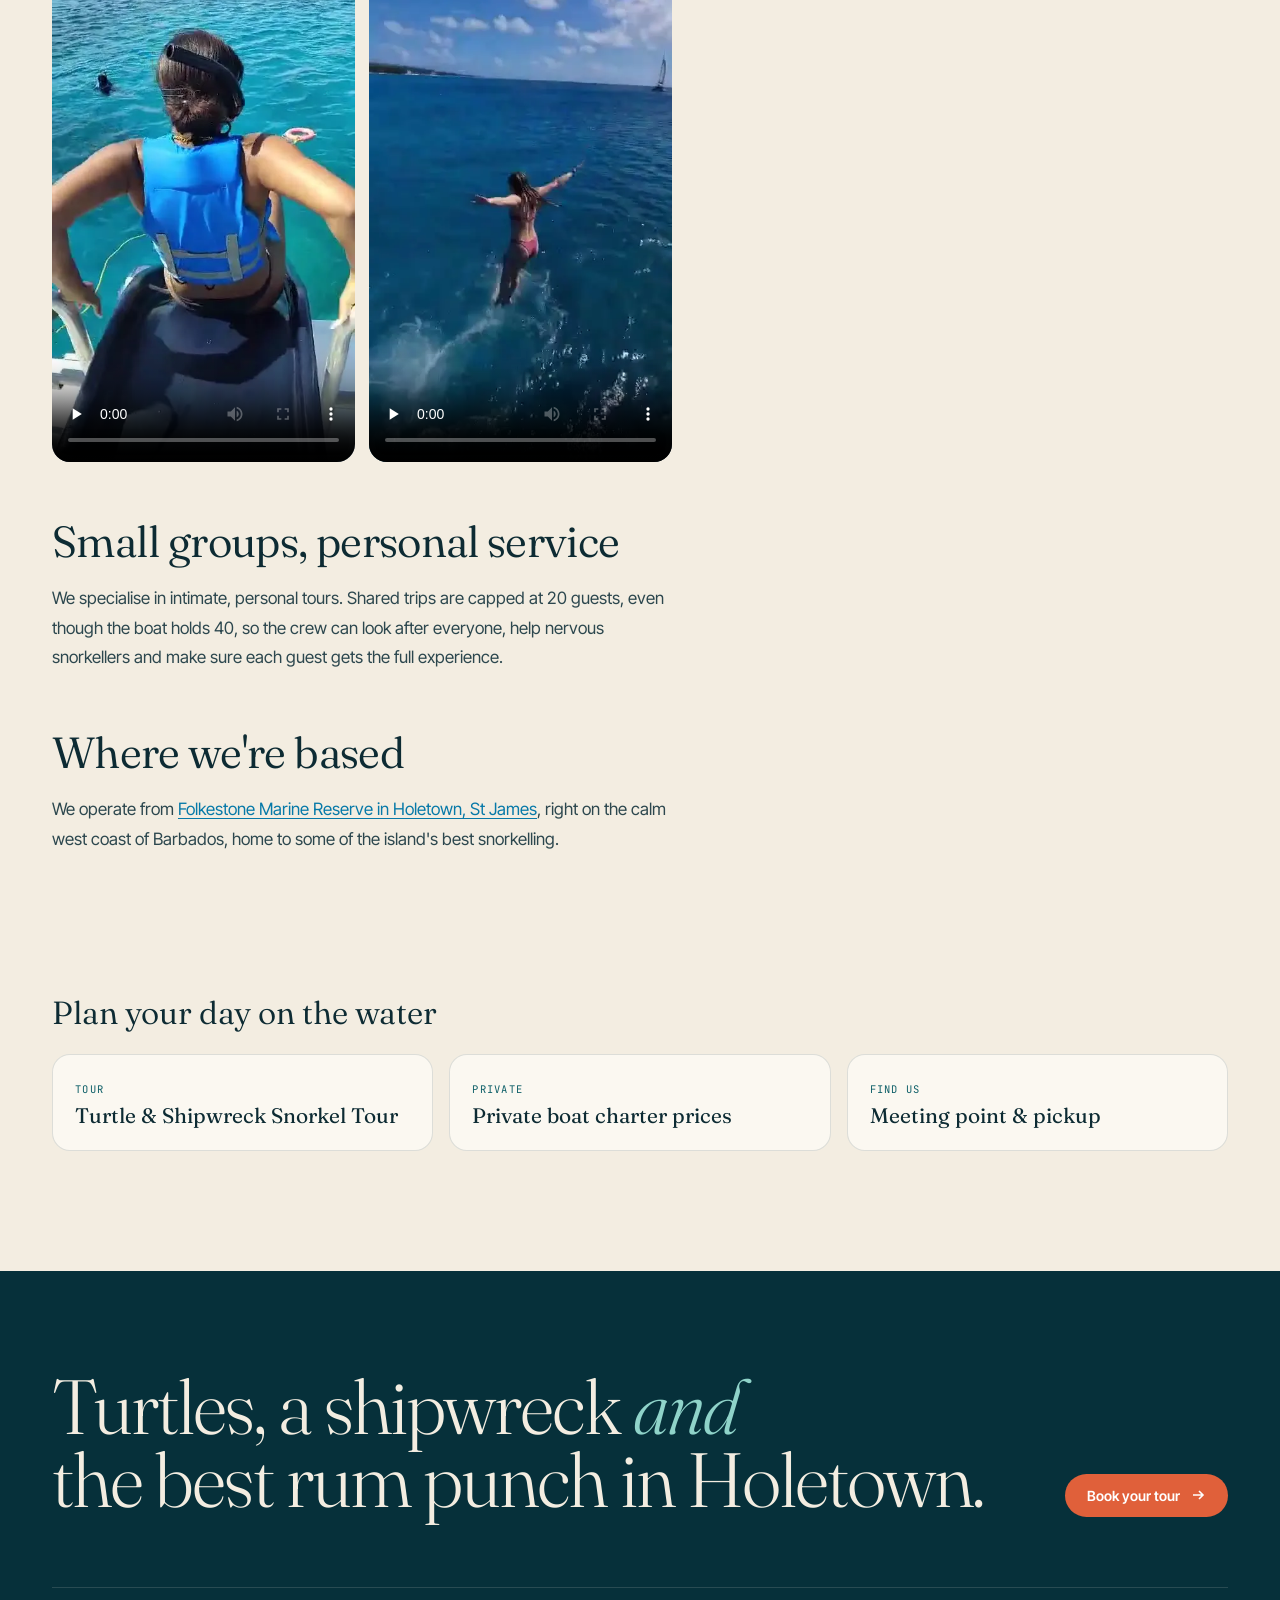
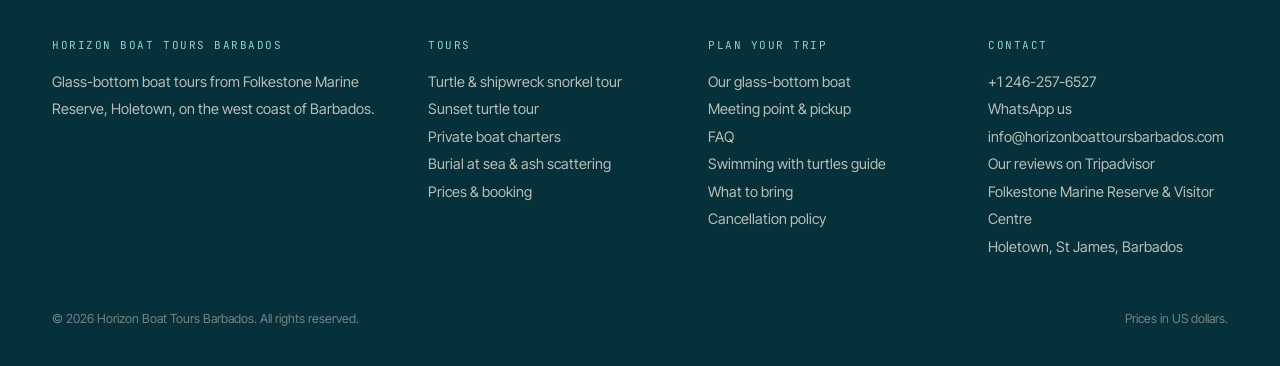
<file: glass-bottom-boat-barbados/index.html>
<!DOCTYPE html>
<html lang="en">
<head>
<meta charset="UTF-8">
<meta name="viewport" content="width=device-width, initial-scale=1">
<title>Glass Bottom Boat Barbados | Two Decks &amp; Water Slide | Horizon</title>
<meta name="description" content="Meet Horizon&#x27;s glass-bottom boat in Holetown, Barbados: two decks, water slide, plunge platform and bathroom. Small-group turtle and snorkel tours.">
<meta name="robots" content="noindex,follow">
<link rel="canonical" href="https://www.horizonboattoursbarbados.com/glass-bottom-boat-barbados/">
<meta property="og:type" content="website">
<meta property="og:site_name" content="Horizon Boat Tours Barbados">
<meta property="og:title" content="Glass Bottom Boat Barbados | Two Decks &amp; Water Slide | Horizon">
<meta property="og:description" content="Meet Horizon&#x27;s glass-bottom boat in Holetown, Barbados: two decks, water slide, plunge platform and bathroom. Small-group turtle and snorkel tours.">
<meta property="og:url" content="https://www.horizonboattoursbarbados.com/glass-bottom-boat-barbados/">
<meta property="og:image" content="https://www.horizonboattoursbarbados.com/assets/img/og-horizon-boat-tours-barbados.jpg">
<meta property="og:locale" content="en_US">
<meta name="twitter:card" content="summary_large_image">
<meta name="theme-color" content="#06303A">
<link rel="icon" href="../favicon.ico" sizes="any">
<link rel="icon" type="image/png" sizes="32x32" href="../assets/img/icon-32.png">
<link rel="apple-touch-icon" href="../assets/img/icon-180.png">
<link rel="manifest" href="../site.webmanifest">
<link rel="preconnect" href="https://fonts.googleapis.com">
<link rel="preconnect" href="https://fonts.gstatic.com" crossorigin>
<link href="https://fonts.googleapis.com/css2?family=Fraunces:ital,opsz,wght@0,9..144,300;0,9..144,350;0,9..144,400;1,9..144,300;1,9..144,350;1,9..144,400&family=Inter+Tight:wght@400;500;600&family=JetBrains+Mono:wght@400;500&display=swap" rel="stylesheet">
<link rel="stylesheet" href="../assets/css/style.css">
<script type="application/ld+json">{"@context": "https://schema.org", "@graph": [{"@type": "LocalBusiness", "@id": "https://www.horizonboattoursbarbados.com/#business", "name": "Horizon Boat Tours Barbados", "url": "https://www.horizonboattoursbarbados.com/", "logo": "https://www.horizonboattoursbarbados.com/assets/img/horizon-boat-tours-barbados-logo.png", "image": ["https://www.horizonboattoursbarbados.com/assets/img/glass-bottom-boat-holetown-barbados.jpg"], "description": "Glass-bottom boat tours in Holetown, Barbados: turtle feeding, shipwreck and reef snorkelling, sunset tours and private boat charters for up to 40 guests.", "telephone": "+12462576527", "email": "info@horizonboattoursbarbados.com", "priceRange": "$$", "address": {"@type": "PostalAddress", "streetAddress": "Folkestone Marine Reserve & Visitor Centre", "addressLocality": "Holetown", "addressRegion": "St James", "addressCountry": "BB"}, "geo": {"@type": "GeoCoordinates", "latitude": 13.1856, "longitude": -59.6406}, "areaServed": "West coast of Barbados"}, {"@type": "BreadcrumbList", "itemListElement": [{"@type": "ListItem", "position": 1, "name": "Home", "item": "https://www.horizonboattoursbarbados.com/"}, {"@type": "ListItem", "position": 2, "name": "Our Glass-Bottom Boat", "item": "https://www.horizonboattoursbarbados.com/glass-bottom-boat-barbados/"}]}, {"@type": "AboutPage", "name": "Our glass-bottom boat", "url": "https://www.horizonboattoursbarbados.com/glass-bottom-boat-barbados/", "about": {"@id": "https://www.horizonboattoursbarbados.com/#business"}}, {"@type": "VideoObject", "name": "Riding the water slide into the sea", "description": "A guest riding the Horizon boat water slide into the turquoise sea off Barbados.", "thumbnailUrl": "https://www.horizonboattoursbarbados.com/assets/video/water-slide-boat-tour-barbados.webp", "contentUrl": "https://www.horizonboattoursbarbados.com/assets/video/water-slide-boat-tour-barbados.mp4", "uploadDate": "2026-11-27", "duration": "PT6S"}, {"@type": "VideoObject", "name": "Jumping off the plunge platform on a Barbados boat tour", "description": "Guests jumping off the plunge platform of the Horizon boat into the Caribbean Sea in Barbados.", "thumbnailUrl": "https://www.horizonboattoursbarbados.com/assets/video/plunge-platform-jump-boat-barbados-part-1.webp", "contentUrl": "https://www.horizonboattoursbarbados.com/assets/video/plunge-platform-jump-boat-barbados-part-1.mp4", "uploadDate": "2026-11-27", "duration": "PT17S"}]}</script>
</head>
<body>
<a class="skip" href="#main">Skip to content</a>
<div class="toast" id="toast" role="status" aria-live="polite"></div>
<nav id="nav" aria-label="Main"><div class="wrap nav-in">
  <a href="../" class="nav-logo" aria-label="Horizon Boat Tours Barbados, home"><img class="lt" src="../assets/img/logo-light.webp" alt="Horizon Boat Tours Barbados" width="420" height="239"><img class="dk" src="../assets/img/logo.webp" alt="" width="420" height="239" aria-hidden="true"></a>
  <div class="links"><a href="../">Home</a><a href="../barbados-turtle-snorkeling-tour/">Turtle & Shipwreck Tour</a><a href="../barbados-sunset-cruise/">Sunset Tour</a><a href="../private-boat-charter-barbados/">Private Charters</a><a href="../glass-bottom-boat-barbados/" aria-current="page">Our Boat</a><a href="../gallery/">Gallery</a><a href="../faq/">FAQ</a></div>
  <div class="nav-r">
    <a class="ta-pill" href="https://www.tripadvisor.com/Search?q=Horizon%20Boat%20Tours%20Barbados" target="_blank" rel="noopener" aria-label="Read our reviews on Tripadvisor"><span class="dots" aria-hidden="true">●●●●●</span><span class="tx">Tripadvisor <b>reviews</b></span></a>
    <a href="../book/" class="btn btn-coral">Book a tour <svg viewBox="0 0 16 16" fill="none" stroke="currentColor" stroke-width="1.6" aria-hidden="true"><path d="M3 8h10M9 4l4 4-4 4"/></svg></a>
    <button class="burger" type="button" aria-label="Open menu" aria-expanded="false" aria-controls="mmenu"><i></i><i></i><i></i></button>
  </div>
</div></nav>
<div class="mmenu" id="mmenu"><a href="../">Home</a><a href="../barbados-turtle-snorkeling-tour/">Turtle & Shipwreck Tour</a><a href="../barbados-sunset-cruise/">Sunset Tour</a><a href="../private-boat-charter-barbados/">Private Charters</a><a href="../glass-bottom-boat-barbados/">Our Boat</a><a href="../gallery/">Gallery</a><a href="../faq/">FAQ</a><a href="../folkestone-marine-reserve-meeting-point/">Meeting Point</a><a href="../burial-at-sea-barbados/">Burial at sea</a><a href="../guides/swimming-with-turtles-barbados/">Turtle guide</a><a href="https://www.tripadvisor.com/Search?q=Horizon%20Boat%20Tours%20Barbados" target="_blank" rel="noopener">Our Tripadvisor reviews</a><a href="../book/" class="btn btn-coral">Book a tour <svg viewBox="0 0 16 16" fill="none" stroke="currentColor" stroke-width="1.6" aria-hidden="true"><path d="M3 8h10M9 4l4 4-4 4"/></svg></a></div>
<main id="main">
<header class="phero"><svg class="bgw" viewBox="0 0 1440 160" preserveAspectRatio="none" aria-hidden="true"><path class="wave" d="M-60 90 C 180 50, 420 130, 660 90 S 1140 50, 1500 90 L1500 160 L-60 160 Z" fill="#0E5F68" opacity=".6"/><path class="wave" d="M-60 120 C 200 90, 460 150, 720 120 S 1200 90, 1500 120 L1500 160 L-60 160 Z" fill="#0A4A52"/></svg><svg class="deco-b" viewBox="0 0 1440 160" preserveAspectRatio="xMidYMax slice" aria-hidden="true"><g transform="translate(70 120) rotate(0) scale(1.2)" class=""><g class="sf"><path d="M0 40 L0 0 M0 14 L -16 -6 M-16 -6 L -20 -24 M-16 -6 L -30 -14 M0 4 L 14 -14 M14 -14 L 12 -32 M14 -14 L 28 -22 M0 -4 L 2 -28"/></g></g><g transform="translate(180 130) rotate(20) scale(0.8)" class=""><g class="sf"><polygon points="0.0,-30.0 7.1,-9.7 28.5,-9.3 11.4,3.7 17.6,24.3 0.0,12.0 -17.6,24.3 -11.4,3.7 -28.5,-9.3 -7.1,-9.7" stroke-linejoin="round"/><circle r="3"/><circle cx="0" cy="-16" r="1.4" fill="currentColor"/><circle cx="15" cy="-5" r="1.4" fill="currentColor"/><circle cx="9" cy="13" r="1.4" fill="currentColor"/><circle cx="-9" cy="13" r="1.4" fill="currentColor"/><circle cx="-15" cy="-5" r="1.4" fill="currentColor"/></g></g><g transform="translate(1290 126) rotate(-12) scale(0.8)" class=""><g class="sf"><path d="M0 30 L -34 -4 Q -30 -30 0 -36 Q 30 -30 34 -4 Z" stroke-linejoin="round"/><path d="M0 30 L -22 -28 M0 30 L -10 -34 M0 30 L 0 -36 M0 30 L 10 -34 M0 30 L 22 -28"/><path d="M-9 30 L 9 30 L 6 38 L -6 38 Z"/></g></g><g transform="translate(1370 118) rotate(0) scale(1)" class=""><g class="sf"><path d="M0 40 L0 0 M0 14 L -16 -6 M-16 -6 L -20 -24 M-16 -6 L -30 -14 M0 4 L 14 -14 M14 -14 L 12 -32 M14 -14 L 28 -22 M0 -4 L 2 -28"/></g></g><g transform="translate(1220 134) rotate(-8) scale(0.6)" class=""><g class="sf"><polygon points="0.0,-30.0 7.1,-9.7 28.5,-9.3 11.4,3.7 17.6,24.3 0.0,12.0 -17.6,24.3 -11.4,3.7 -28.5,-9.3 -7.1,-9.7" stroke-linejoin="round"/><circle r="3"/><circle cx="0" cy="-16" r="1.4" fill="currentColor"/><circle cx="15" cy="-5" r="1.4" fill="currentColor"/><circle cx="9" cy="13" r="1.4" fill="currentColor"/><circle cx="-9" cy="13" r="1.4" fill="currentColor"/><circle cx="-15" cy="-5" r="1.4" fill="currentColor"/></g></g></svg><div class="wrap"><div class="phero-grid"><div><nav class="bc" aria-label="Breadcrumb"><ol class="crumbs"><li><a href="../">Home</a></li><li aria-current="page">Our Glass-Bottom Boat</li></ol></nav><h1>Our <em>Glass-Bottom Boat</em> in Holetown</h1><p class="lede">A spacious two-deck glass-bottom boat built for fun: a water slide, a plunge platform, a sun deck and a bathroom on board. Meet the boat and the crew behind Horizon Boat Tours Barbados.</p><div class=ctas><a href="../book/" class="btn btn-coral">Book a tour <svg viewBox="0 0 16 16" fill="none" stroke="currentColor" stroke-width="1.6" aria-hidden="true"><path d="M3 8h10M9 4l4 4-4 4"/></svg></a></div></div><div class="phero-img rv"><img src="../assets/img/glass-bottom-boat-holetown-barbados-800.webp" alt="Guests on the Horizon glass-bottom boat at the beach in Holetown, Barbados" width="800" height="804" fetchpriority="high"></div></div></div></header><section class="sec"><div class="wrap two-col">
 <article class="prose">
  <h2>Built for turtles, snorkelling and fun</h2>
  <p>Our boat is a glass-bottom party boat with two decks: a shaded lower deck and an open sun deck up top. Through the glass bottom you can watch the reef and marine life pass beneath you, which makes it a great choice for families with young children and anyone who'd rather stay dry.</p>
  <h2>On board</h2>
  <ul class="ticks"><li><svg viewBox="0 0 18 18" fill="none" stroke="currentColor" stroke-width="1.6" aria-hidden="true"><path d="M3 9.5l3.5 3.5L15 5"/></svg><span>Glass-bottom viewing panel</span></li><li><svg viewBox="0 0 18 18" fill="none" stroke="currentColor" stroke-width="1.6" aria-hidden="true"><path d="M3 9.5l3.5 3.5L15 5"/></svg><span>Two decks: lower deck and sun deck</span></li><li><svg viewBox="0 0 18 18" fill="none" stroke="currentColor" stroke-width="1.6" aria-hidden="true"><path d="M3 9.5l3.5 3.5L15 5"/></svg><span>Water slide and plunge platform</span></li><li><svg viewBox="0 0 18 18" fill="none" stroke="currentColor" stroke-width="1.6" aria-hidden="true"><path d="M3 9.5l3.5 3.5L15 5"/></svg><span>Bathroom and changing room</span></li><li><svg viewBox="0 0 18 18" fill="none" stroke="currentColor" stroke-width="1.6" aria-hidden="true"><path d="M3 9.5l3.5 3.5L15 5"/></svg><span>Music on board</span></li><li><svg viewBox="0 0 18 18" fill="none" stroke="currentColor" stroke-width="1.6" aria-hidden="true"><path d="M3 9.5l3.5 3.5L15 5"/></svg><span>Life jackets and snorkelling equipment for every guest</span></li><li><svg viewBox="0 0 18 18" fill="none" stroke="currentColor" stroke-width="1.6" aria-hidden="true"><path d="M3 9.5l3.5 3.5L15 5"/></svg><span>Room for up to 40 guests on private charters, and a maximum of 20 on shared tours</span></li></ul>
  <div class="v2"><figure class="vid vert "><video controls playsinline preload="none" poster="../assets/video/water-slide-boat-tour-barbados.webp" width="478" height="850" aria-label="Riding the water slide into the sea"><source src="../assets/video/water-slide-boat-tour-barbados.mp4" type="video/mp4"></video></figure><figure class="vid vert "><video controls playsinline preload="none" poster="../assets/video/plunge-platform-jump-boat-barbados-part-1.webp" width="478" height="850" aria-label="Jumping off the plunge platform on a Barbados boat tour"><source src="../assets/video/plunge-platform-jump-boat-barbados-part-1.mp4" type="video/mp4"></video></figure></div>
  <h2>Small groups, personal service</h2>
  <p>We specialise in intimate, personal tours. Shared trips are capped at 20 guests, even though the boat holds 40, so the crew can look after everyone, help nervous snorkellers and make sure each guest gets the full experience.</p>
  <h2>Where we're based</h2>
  <p>We operate from <a href="../folkestone-marine-reserve-meeting-point/">Folkestone Marine Reserve in Holetown, St James</a>, right on the calm west coast of Barbados, home to some of the island's best snorkelling.</p>
 </article>
 <aside class="side">
  <figure class="photo rv"><img src="../assets/img/gallery/looking-through-glass-bottom-boat.webp" alt="Guests looking through the glass bottom of the Horizon boat" width="1400" height="630" loading="lazy"><figcaption>Watching the reef through the glass bottom.</figcaption></figure>
  <div class="card rv"><h3>Book your trip</h3><ul class="ticks"><li><svg viewBox="0 0 18 18" fill="none" stroke="currentColor" stroke-width="1.6" aria-hidden="true"><path d="M3 9.5l3.5 3.5L15 5"/></svg><span>Shared tours from US$60</span></li><li><svg viewBox="0 0 18 18" fill="none" stroke="currentColor" stroke-width="1.6" aria-hidden="true"><path d="M3 9.5l3.5 3.5L15 5"/></svg><span>Private charters from US$600</span></li><li><svg viewBox="0 0 18 18" fill="none" stroke="currentColor" stroke-width="1.6" aria-hidden="true"><path d="M3 9.5l3.5 3.5L15 5"/></svg><span>Full refund 24 hours+ before (deposit bookings)</span></li></ul><p style="margin-top:16px"><a class="btn btn-coral" href="../book/">See prices &amp; book <svg viewBox="0 0 16 16" fill="none" stroke="currentColor" stroke-width="1.6" aria-hidden="true"><path d="M3 8h10M9 4l4 4-4 4"/></svg></a></p></div>
 </aside>
</div></section><section class="sec" style="padding-top:0"><div class="wrap"><h2 class="sr" style="font-family:var(--serif);font-weight:350;font-size:32px;margin-bottom:22px">Plan your day on the water</h2><div class="related"><a href="../barbados-turtle-snorkeling-tour/"><small>Tour</small><b>Turtle &amp; Shipwreck Snorkel Tour</b></a><a href="../private-boat-charter-barbados/"><small>Private</small><b>Private boat charter prices</b></a><a href="../folkestone-marine-reserve-meeting-point/"><small>Find us</small><b>Meeting point &amp; pickup</b></a></div></div></section>
</main>
<footer><div class="wrap">
  <div class="f-cta"><h2>Turtles, a shipwreck <em>and</em><br>the best rum punch in Holetown.</h2>
    <a href="../book/" class="btn btn-coral">Book your tour <svg viewBox="0 0 16 16" fill="none" stroke="currentColor" stroke-width="1.6" aria-hidden="true"><path d="M3 8h10M9 4l4 4-4 4"/></svg></a></div>
  <div class="f-grid">
    <div><h5>Horizon Boat Tours Barbados</h5><p>Glass-bottom boat tours from Folkestone Marine Reserve, Holetown, on the west coast of Barbados.</p></div>
    <div><h5>Tours</h5><a href="../barbados-turtle-snorkeling-tour/">Turtle &amp; shipwreck snorkel tour</a><a href="../barbados-sunset-cruise/">Sunset turtle tour</a><a href="../private-boat-charter-barbados/">Private boat charters</a><a href="../burial-at-sea-barbados/">Burial at sea &amp; ash scattering</a><a href="../book/">Prices &amp; booking</a></div>
    <div><h5>Plan your trip</h5><a href="../glass-bottom-boat-barbados/">Our glass-bottom boat</a><a href="../folkestone-marine-reserve-meeting-point/">Meeting point &amp; pickup</a><a href="../faq/">FAQ</a><a href="../guides/swimming-with-turtles-barbados/">Swimming with turtles guide</a><a href="../guides/what-to-bring-on-a-boat-tour-in-barbados/">What to bring</a><a href="../cancellation-policy/">Cancellation policy</a></div>
    <div><h5>Contact</h5><a href="tel:+12462576527">+1 246-257-6527</a><a href="#" data-wa>WhatsApp us</a><a href="mailto:info@horizonboattoursbarbados.com">info@horizonboattoursbarbados.com</a><a href="https://www.tripadvisor.com/Search?q=Horizon%20Boat%20Tours%20Barbados" target="_blank" rel="noopener">Our reviews on Tripadvisor</a><p>Folkestone Marine Reserve &amp; Visitor Centre<br>Holetown, St James, Barbados</p></div>
  </div>
  <div class="f-bot"><span>© 2026 Horizon Boat Tours Barbados. All rights reserved.</span><span>Prices in US dollars.</span></div>
</div></footer>
<a class="fab" href="#" data-wa aria-label="Chat with us on WhatsApp"><svg viewBox="0 0 24 24" fill="currentColor" aria-hidden="true"><path d="M12 2a10 10 0 0 0-8.6 15.1L2 22l5-1.3A10 10 0 1 0 12 2zm0 18.2c-1.5 0-3-.4-4.3-1.2l-.3-.2-3 .8.8-2.9-.2-.3A8.2 8.2 0 1 1 12 20.2zm4.5-6.1c-.2-.1-1.5-.7-1.7-.8-.2-.1-.4-.1-.6.1l-.8 1c-.1.2-.3.2-.5.1a6.7 6.7 0 0 1-3.3-2.9c-.3-.4.2-.4.7-1.3.1-.2 0-.3 0-.4l-.8-1.8c-.2-.5-.4-.4-.6-.4h-.5a1 1 0 0 0-.7.3 3 3 0 0 0-.9 2.2 5.2 5.2 0 0 0 1.1 2.7 11.8 11.8 0 0 0 4.5 4c1.7.7 2.3.8 3.2.6.5-.1 1.5-.6 1.7-1.2.2-.6.2-1.1.2-1.2-.1-.1-.3-.2-.5-.3z"/></svg></a>
<div class="mbar">
  <a href="../book/" class="p"><svg viewBox="0 0 20 20" fill="none" stroke="currentColor" stroke-width="1.6" aria-hidden="true"><rect x="3" y="4" width="14" height="13" rx="2"/><path d="M3 8h14M7 2v4M13 2v4"/></svg>Book</a>
  <a href="#" data-wa class="w"><svg viewBox="0 0 24 24" fill="currentColor" aria-hidden="true"><path d="M12 2a10 10 0 0 0-8.6 15.1L2 22l5-1.3A10 10 0 1 0 12 2zm0 18.2c-1.5 0-3-.4-4.3-1.2l-.3-.2-3 .8.8-2.9-.2-.3A8.2 8.2 0 1 1 12 20.2zm4.5-6.1c-.2-.1-1.5-.7-1.7-.8-.2-.1-.4-.1-.6.1l-.8 1c-.1.2-.3.2-.5.1a6.7 6.7 0 0 1-3.3-2.9c-.3-.4.2-.4.7-1.3.1-.2 0-.3 0-.4l-.8-1.8c-.2-.5-.4-.4-.6-.4h-.5a1 1 0 0 0-.7.3 3 3 0 0 0-.9 2.2 5.2 5.2 0 0 0 1.1 2.7 11.8 11.8 0 0 0 4.5 4c1.7.7 2.3.8 3.2.6.5-.1 1.5-.6 1.7-1.2.2-.6.2-1.1.2-1.2-.1-.1-.3-.2-.5-.3z"/></svg>WhatsApp</a>
  <a href="tel:+12462576527"><svg viewBox="0 0 20 20" fill="none" stroke="currentColor" stroke-width="1.6" aria-hidden="true"><path d="M5 2h3l1.5 4-2 1.5a10 10 0 0 0 5 5l1.5-2 4 1.5v3a2 2 0 0 1-2 2A15 15 0 0 1 3 4a2 2 0 0 1 2-2z"/></svg>Call</a>
</div>
<script src="../assets/js/main.js" defer></script>
</body>
</html>
</file>
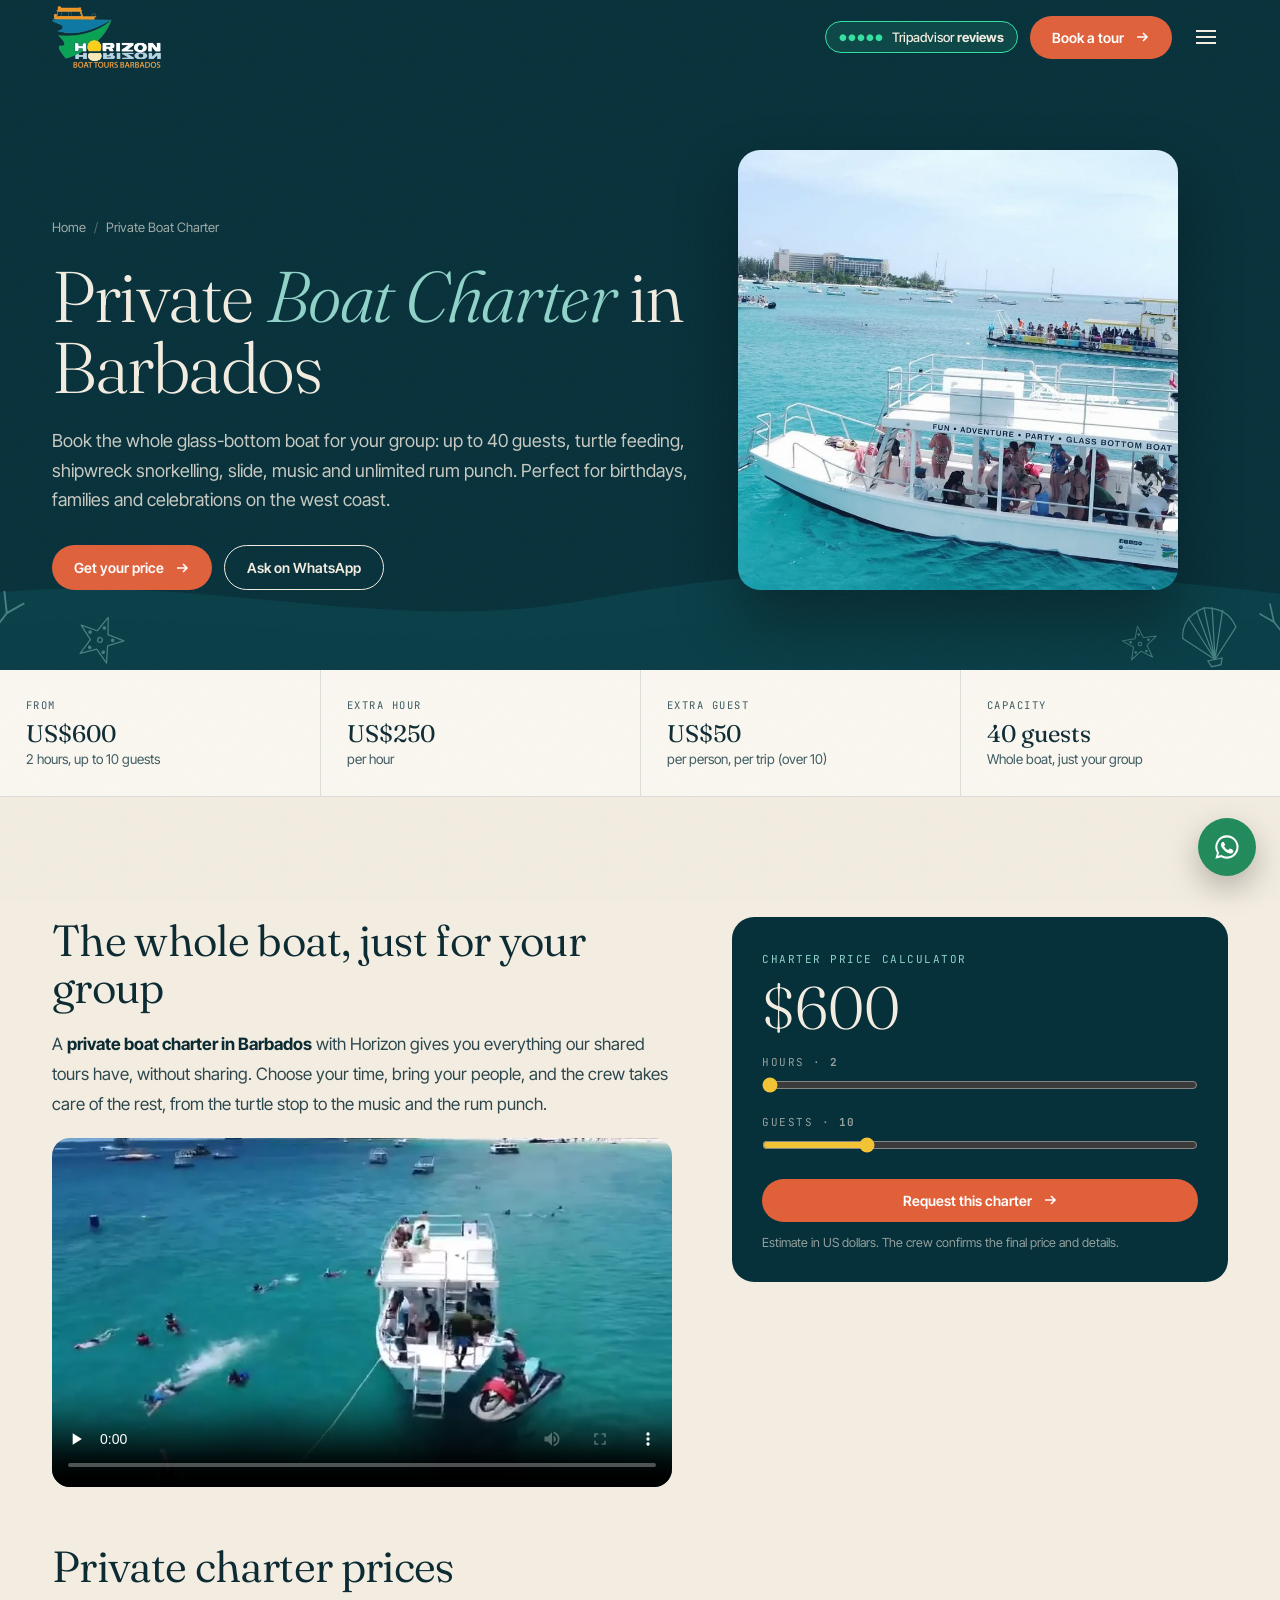
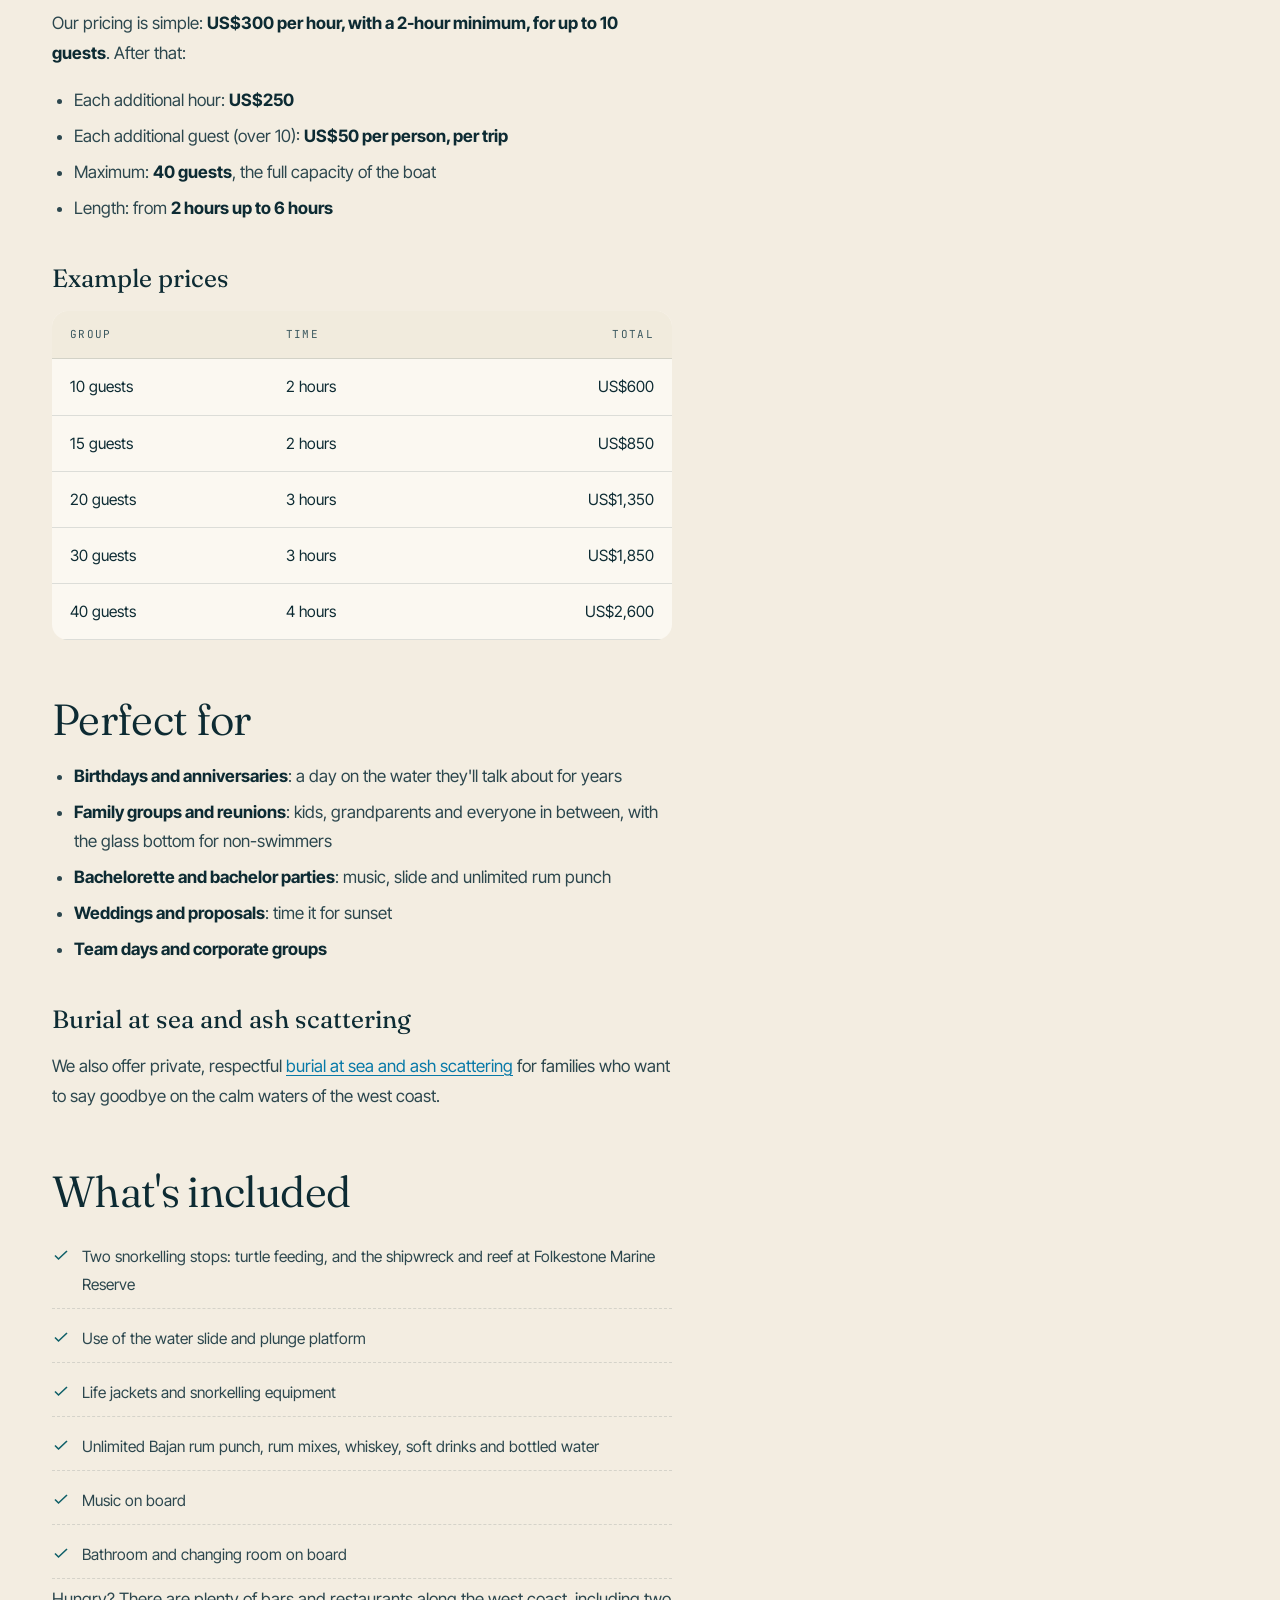
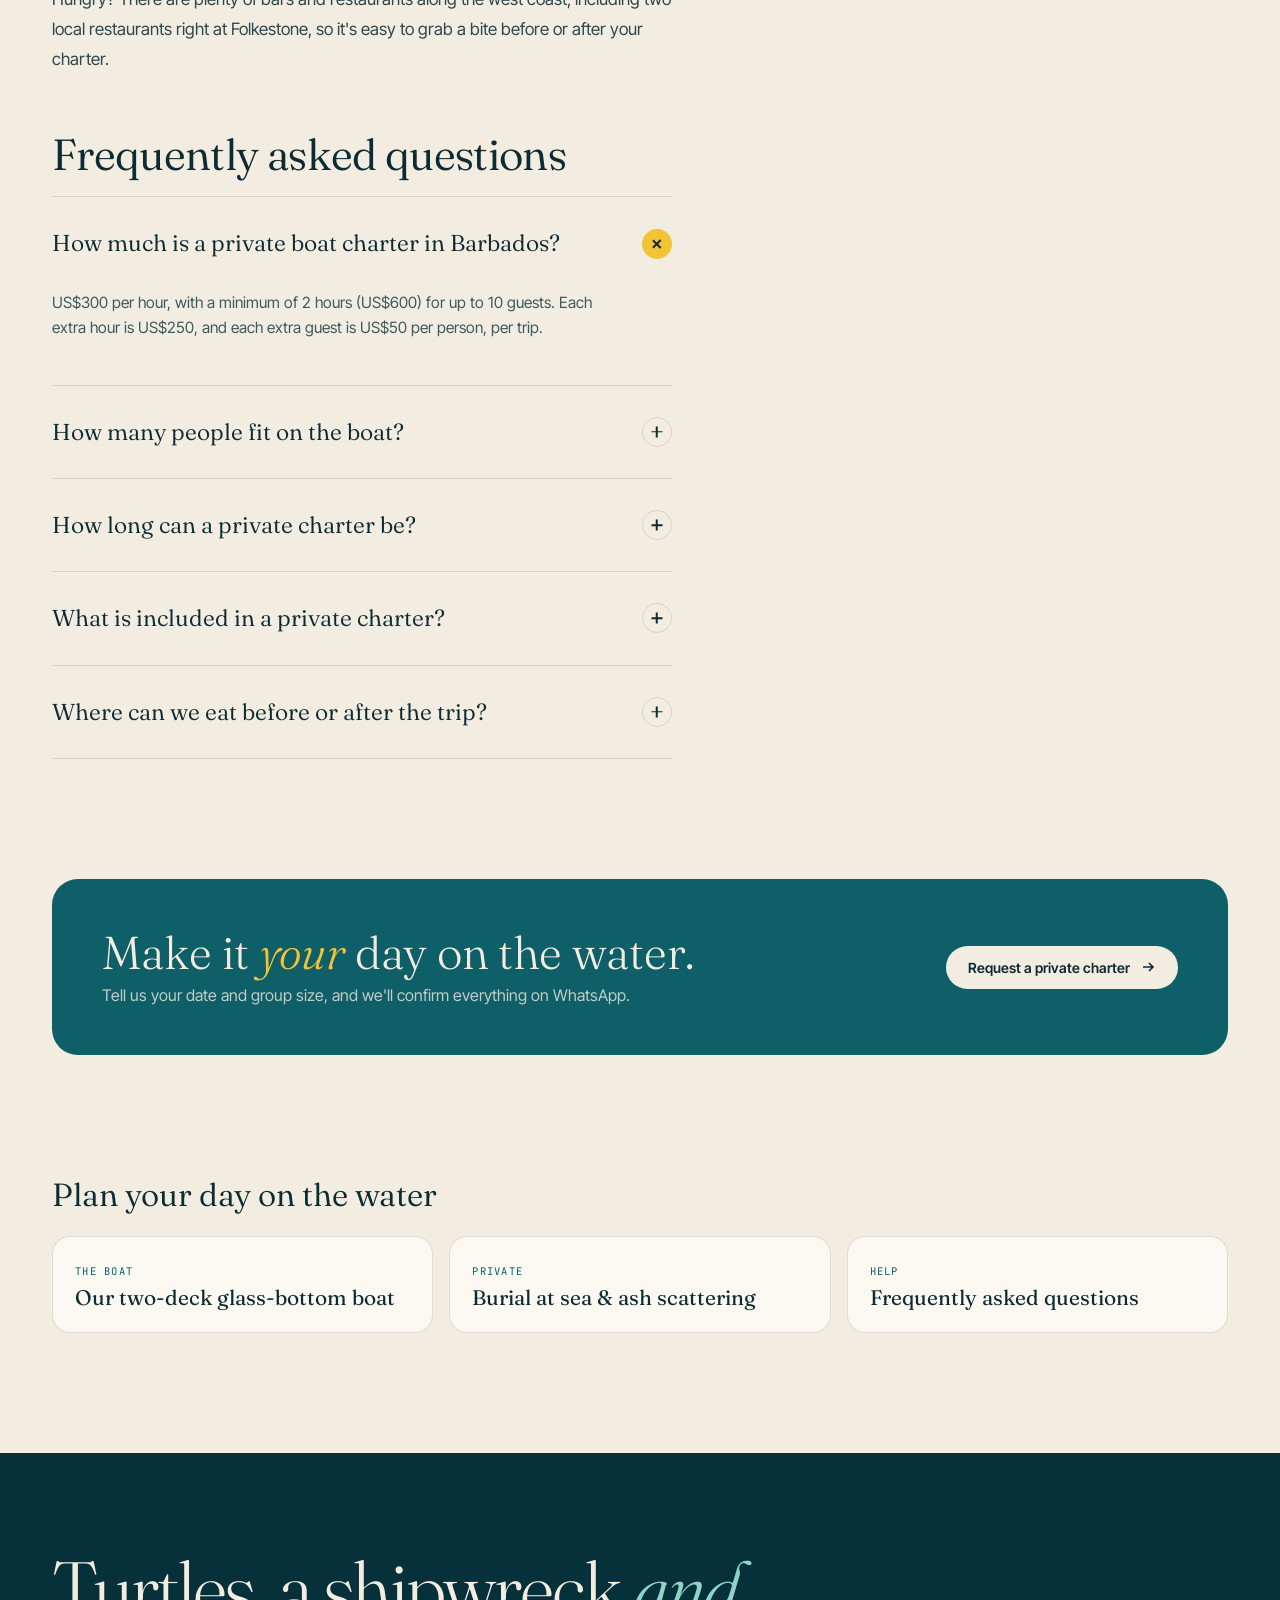
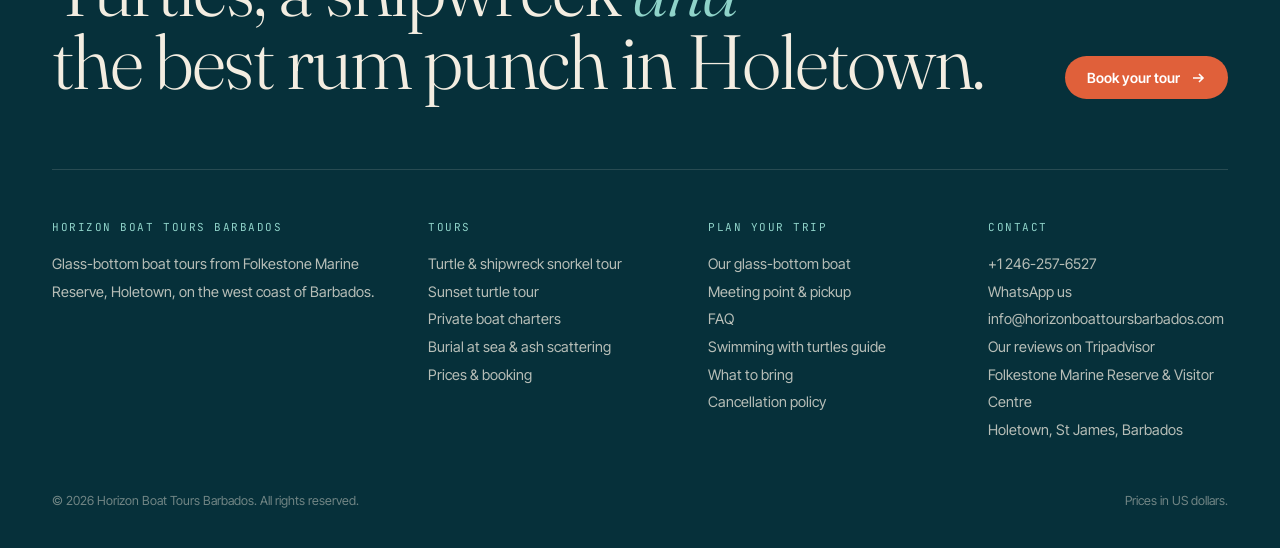
<file: private-boat-charter-barbados/index.html>
<!DOCTYPE html>
<html lang="en">
<head>
<meta charset="UTF-8">
<meta name="viewport" content="width=device-width, initial-scale=1">
<title>Private Boat Charter Barbados | Up to 40 Guests, from $600</title>
<meta name="description" content="Charter Horizon&#x27;s glass-bottom boat in Barbados: turtles, shipwreck snorkelling, slide &amp; rum punch for up to 40 guests. $300/hour, 2-hour minimum.">
<meta name="robots" content="noindex,follow">
<link rel="canonical" href="https://www.horizonboattoursbarbados.com/private-boat-charter-barbados/">
<meta property="og:type" content="website">
<meta property="og:site_name" content="Horizon Boat Tours Barbados">
<meta property="og:title" content="Private Boat Charter Barbados | Up to 40 Guests, from $600">
<meta property="og:description" content="Charter Horizon&#x27;s glass-bottom boat in Barbados: turtles, shipwreck snorkelling, slide &amp; rum punch for up to 40 guests. $300/hour, 2-hour minimum.">
<meta property="og:url" content="https://www.horizonboattoursbarbados.com/private-boat-charter-barbados/">
<meta property="og:image" content="https://www.horizonboattoursbarbados.com/assets/img/og-horizon-boat-tours-barbados.jpg">
<meta property="og:locale" content="en_US">
<meta name="twitter:card" content="summary_large_image">
<meta name="theme-color" content="#06303A">
<link rel="icon" href="../favicon.ico" sizes="any">
<link rel="icon" type="image/png" sizes="32x32" href="../assets/img/icon-32.png">
<link rel="apple-touch-icon" href="../assets/img/icon-180.png">
<link rel="manifest" href="../site.webmanifest">
<link rel="preconnect" href="https://fonts.googleapis.com">
<link rel="preconnect" href="https://fonts.gstatic.com" crossorigin>
<link href="https://fonts.googleapis.com/css2?family=Fraunces:ital,opsz,wght@0,9..144,300;0,9..144,350;0,9..144,400;1,9..144,300;1,9..144,350;1,9..144,400&family=Inter+Tight:wght@400;500;600&family=JetBrains+Mono:wght@400;500&display=swap" rel="stylesheet">
<link rel="stylesheet" href="../assets/css/style.css">
<script type="application/ld+json">{"@context": "https://schema.org", "@graph": [{"@type": "LocalBusiness", "@id": "https://www.horizonboattoursbarbados.com/#business", "name": "Horizon Boat Tours Barbados", "url": "https://www.horizonboattoursbarbados.com/", "logo": "https://www.horizonboattoursbarbados.com/assets/img/horizon-boat-tours-barbados-logo.png", "image": ["https://www.horizonboattoursbarbados.com/assets/img/glass-bottom-boat-holetown-barbados.jpg"], "description": "Glass-bottom boat tours in Holetown, Barbados: turtle feeding, shipwreck and reef snorkelling, sunset tours and private boat charters for up to 40 guests.", "telephone": "+12462576527", "email": "info@horizonboattoursbarbados.com", "priceRange": "$$", "address": {"@type": "PostalAddress", "streetAddress": "Folkestone Marine Reserve & Visitor Centre", "addressLocality": "Holetown", "addressRegion": "St James", "addressCountry": "BB"}, "geo": {"@type": "GeoCoordinates", "latitude": 13.1856, "longitude": -59.6406}, "areaServed": "West coast of Barbados"}, {"@type": "Service", "name": "Private boat charter, Barbados", "serviceType": "Private boat charter", "provider": {"@id": "https://www.horizonboattoursbarbados.com/#business"}, "areaServed": "West coast of Barbados", "url": "https://www.horizonboattoursbarbados.com/private-boat-charter-barbados/", "offers": {"@type": "Offer", "price": "600", "priceCurrency": "USD", "description": "2 hours for up to 10 guests. US$250 per extra hour, US$50 per extra guest per trip, up to 40 guests, up to 6 hours."}}, {"@type": "BreadcrumbList", "itemListElement": [{"@type": "ListItem", "position": 1, "name": "Home", "item": "https://www.horizonboattoursbarbados.com/"}, {"@type": "ListItem", "position": 2, "name": "Private Boat Charter", "item": "https://www.horizonboattoursbarbados.com/private-boat-charter-barbados/"}]}, {"@type": "FAQPage", "mainEntity": [{"@type": "Question", "name": "How much is a private boat charter in Barbados?", "acceptedAnswer": {"@type": "Answer", "text": "US$300 per hour, with a minimum of 2 hours (US$600) for up to 10 guests. Each extra hour is US$250, and each extra guest is US$50 per person, per trip."}}, {"@type": "Question", "name": "How many people fit on the boat?", "acceptedAnswer": {"@type": "Answer", "text": "Up to 40 guests on a private charter, which is the full capacity of the boat."}}, {"@type": "Question", "name": "How long can a private charter be?", "acceptedAnswer": {"@type": "Answer", "text": "From 2 hours up to 6 hours. Tell us what you have in mind and we'll plan the day around it."}}, {"@type": "Question", "name": "What is included in a private charter?", "acceptedAnswer": {"@type": "Answer", "text": "The same as our shared tours: turtle feeding and shipwreck snorkelling, the slide and plunge platform, life jackets and snorkel gear, unlimited Bajan rum punch and drinks, music, and a bathroom on board."}}, {"@type": "Question", "name": "Where can we eat before or after the trip?", "acceptedAnswer": {"@type": "Answer", "text": "Hungry? There are plenty of bars and restaurants along the west coast, including two local restaurants right at Folkestone, so it's easy to grab a bite before or after your trip."}}]}, {"@type": "VideoObject", "name": "Aerial view of snorkellers around the Horizon boat in Barbados", "description": "Drone footage from above of guests snorkelling around the Horizon glass-bottom boat on a turtle and shipwreck tour in Barbados.", "thumbnailUrl": "https://www.horizonboattoursbarbados.com/assets/video/glass-bottom-boat-snorkeling-drone-barbados-part-2.webp", "contentUrl": "https://www.horizonboattoursbarbados.com/assets/video/glass-bottom-boat-snorkeling-drone-barbados-part-2.mp4", "uploadDate": "2026-11-27", "duration": "PT42S"}]}</script>
</head>
<body>
<a class="skip" href="#main">Skip to content</a>
<div class="toast" id="toast" role="status" aria-live="polite"></div>
<nav id="nav" aria-label="Main"><div class="wrap nav-in">
  <a href="../" class="nav-logo" aria-label="Horizon Boat Tours Barbados, home"><img class="lt" src="../assets/img/logo-light.webp" alt="Horizon Boat Tours Barbados" width="420" height="239"><img class="dk" src="../assets/img/logo.webp" alt="" width="420" height="239" aria-hidden="true"></a>
  <div class="links"><a href="../">Home</a><a href="../barbados-turtle-snorkeling-tour/">Turtle & Shipwreck Tour</a><a href="../barbados-sunset-cruise/">Sunset Tour</a><a href="../private-boat-charter-barbados/" aria-current="page">Private Charters</a><a href="../glass-bottom-boat-barbados/">Our Boat</a><a href="../gallery/">Gallery</a><a href="../faq/">FAQ</a></div>
  <div class="nav-r">
    <a class="ta-pill" href="https://www.tripadvisor.com/Search?q=Horizon%20Boat%20Tours%20Barbados" target="_blank" rel="noopener" aria-label="Read our reviews on Tripadvisor"><span class="dots" aria-hidden="true">●●●●●</span><span class="tx">Tripadvisor <b>reviews</b></span></a>
    <a href="../book/" class="btn btn-coral">Book a tour <svg viewBox="0 0 16 16" fill="none" stroke="currentColor" stroke-width="1.6" aria-hidden="true"><path d="M3 8h10M9 4l4 4-4 4"/></svg></a>
    <button class="burger" type="button" aria-label="Open menu" aria-expanded="false" aria-controls="mmenu"><i></i><i></i><i></i></button>
  </div>
</div></nav>
<div class="mmenu" id="mmenu"><a href="../">Home</a><a href="../barbados-turtle-snorkeling-tour/">Turtle & Shipwreck Tour</a><a href="../barbados-sunset-cruise/">Sunset Tour</a><a href="../private-boat-charter-barbados/">Private Charters</a><a href="../glass-bottom-boat-barbados/">Our Boat</a><a href="../gallery/">Gallery</a><a href="../faq/">FAQ</a><a href="../folkestone-marine-reserve-meeting-point/">Meeting Point</a><a href="../burial-at-sea-barbados/">Burial at sea</a><a href="../guides/swimming-with-turtles-barbados/">Turtle guide</a><a href="https://www.tripadvisor.com/Search?q=Horizon%20Boat%20Tours%20Barbados" target="_blank" rel="noopener">Our Tripadvisor reviews</a><a href="../book/" class="btn btn-coral">Book a tour <svg viewBox="0 0 16 16" fill="none" stroke="currentColor" stroke-width="1.6" aria-hidden="true"><path d="M3 8h10M9 4l4 4-4 4"/></svg></a></div>
<main id="main">
<header class="phero"><svg class="bgw" viewBox="0 0 1440 160" preserveAspectRatio="none" aria-hidden="true"><path class="wave" d="M-60 90 C 180 50, 420 130, 660 90 S 1140 50, 1500 90 L1500 160 L-60 160 Z" fill="#0E5F68" opacity=".6"/><path class="wave" d="M-60 120 C 200 90, 460 150, 720 120 S 1200 90, 1500 120 L1500 160 L-60 160 Z" fill="#0A4A52"/></svg><svg class="deco-b" viewBox="0 0 1440 160" preserveAspectRatio="xMidYMax slice" aria-hidden="true"><g transform="translate(70 120) rotate(0) scale(1.2)" class=""><g class="sf"><path d="M0 40 L0 0 M0 14 L -16 -6 M-16 -6 L -20 -24 M-16 -6 L -30 -14 M0 4 L 14 -14 M14 -14 L 12 -32 M14 -14 L 28 -22 M0 -4 L 2 -28"/></g></g><g transform="translate(180 130) rotate(20) scale(0.8)" class=""><g class="sf"><polygon points="0.0,-30.0 7.1,-9.7 28.5,-9.3 11.4,3.7 17.6,24.3 0.0,12.0 -17.6,24.3 -11.4,3.7 -28.5,-9.3 -7.1,-9.7" stroke-linejoin="round"/><circle r="3"/><circle cx="0" cy="-16" r="1.4" fill="currentColor"/><circle cx="15" cy="-5" r="1.4" fill="currentColor"/><circle cx="9" cy="13" r="1.4" fill="currentColor"/><circle cx="-9" cy="13" r="1.4" fill="currentColor"/><circle cx="-15" cy="-5" r="1.4" fill="currentColor"/></g></g><g transform="translate(1290 126) rotate(-12) scale(0.8)" class=""><g class="sf"><path d="M0 30 L -34 -4 Q -30 -30 0 -36 Q 30 -30 34 -4 Z" stroke-linejoin="round"/><path d="M0 30 L -22 -28 M0 30 L -10 -34 M0 30 L 0 -36 M0 30 L 10 -34 M0 30 L 22 -28"/><path d="M-9 30 L 9 30 L 6 38 L -6 38 Z"/></g></g><g transform="translate(1370 118) rotate(0) scale(1)" class=""><g class="sf"><path d="M0 40 L0 0 M0 14 L -16 -6 M-16 -6 L -20 -24 M-16 -6 L -30 -14 M0 4 L 14 -14 M14 -14 L 12 -32 M14 -14 L 28 -22 M0 -4 L 2 -28"/></g></g><g transform="translate(1220 134) rotate(-8) scale(0.6)" class=""><g class="sf"><polygon points="0.0,-30.0 7.1,-9.7 28.5,-9.3 11.4,3.7 17.6,24.3 0.0,12.0 -17.6,24.3 -11.4,3.7 -28.5,-9.3 -7.1,-9.7" stroke-linejoin="round"/><circle r="3"/><circle cx="0" cy="-16" r="1.4" fill="currentColor"/><circle cx="15" cy="-5" r="1.4" fill="currentColor"/><circle cx="9" cy="13" r="1.4" fill="currentColor"/><circle cx="-9" cy="13" r="1.4" fill="currentColor"/><circle cx="-15" cy="-5" r="1.4" fill="currentColor"/></g></g></svg><div class="wrap"><div class="phero-grid"><div><nav class="bc" aria-label="Breadcrumb"><ol class="crumbs"><li><a href="../">Home</a></li><li aria-current="page">Private Boat Charter</li></ol></nav><h1>Private <em>Boat Charter</em> in Barbados</h1><p class="lede">Book the whole glass-bottom boat for your group: up to 40 guests, turtle feeding, shipwreck snorkelling, slide, music and unlimited rum punch. Perfect for birthdays, families and celebrations on the west coast.</p><div class=ctas><a href="../book/?tour=private" class="btn btn-coral">Get your price <svg viewBox="0 0 16 16" fill="none" stroke="currentColor" stroke-width="1.6" aria-hidden="true"><path d="M3 8h10M9 4l4 4-4 4"/></svg></a><a href="#" data-wa="Hi Horizon! I'd like to ask about a private charter." class="btn btn-line">Ask on WhatsApp</a></div></div><div class="phero-img rv"><img src="../assets/img/gallery/glass-bottom-boat-with-guests-barbados.webp" alt="Horizon glass-bottom boat full of guests on a private charter in Barbados" width="800" height="804" fetchpriority="high"></div></div></div></header><section class="facts">
 <div><small>From</small><b>US$600</b><span>2 hours, up to 10 guests</span></div>
 <div><small>Extra hour</small><b>US$250</b><span>per hour</span></div>
 <div><small>Extra guest</small><b>US$50</b><span>per person, per trip (over 10)</span></div>
 <div><small>Capacity</small><b>40 guests</b><span>Whole boat, just your group</span></div>
</section>
<section class="sec"><div class="wrap two-col">
 <article class="prose">
  <h2>The whole boat, just for your group</h2>
  <p>A <strong>private boat charter in Barbados</strong> with Horizon gives you everything our shared tours have, without sharing. Choose your time, bring your people, and the crew takes care of the rest, from the turtle stop to the music and the rum punch.</p>
  <figure class="vid hor "><video controls playsinline preload="none" poster="../assets/video/glass-bottom-boat-snorkeling-drone-barbados-part-2.webp" width="848" height="478" aria-label="Aerial view of snorkellers around the Horizon boat in Barbados"><source src="../assets/video/glass-bottom-boat-snorkeling-drone-barbados-part-2.mp4" type="video/mp4"></video></figure>
  <h2>Private charter prices</h2>
  <p>Our pricing is simple: <strong>US$300 per hour, with a 2-hour minimum, for up to 10 guests</strong>. After that:</p>
  <ul><li>Each additional hour: <strong>US$250</strong></li><li>Each additional guest (over 10): <strong>US$50 per person, per trip</strong></li><li>Maximum: <strong>40 guests</strong>, the full capacity of the boat</li><li>Length: from <strong>2 hours up to 6 hours</strong></li></ul>
  <h3>Example prices</h3>
  <table class="tbl"><thead><tr><th>Group</th><th>Time</th><th class="r">Total</th></tr></thead><tbody><tr><td>10 guests</td><td>2 hours</td><td class="r">US$600</td></tr><tr><td>15 guests</td><td>2 hours</td><td class="r">US$850</td></tr><tr><td>20 guests</td><td>3 hours</td><td class="r">US$1,350</td></tr><tr><td>30 guests</td><td>3 hours</td><td class="r">US$1,850</td></tr><tr><td>40 guests</td><td>4 hours</td><td class="r">US$2,600</td></tr></tbody></table>
  <h2>Perfect for</h2>
  <ul><li><strong>Birthdays and anniversaries</strong>: a day on the water they'll talk about for years</li><li><strong>Family groups and reunions</strong>: kids, grandparents and everyone in between, with the glass bottom for non-swimmers</li><li><strong>Bachelorette and bachelor parties</strong>: music, slide and unlimited rum punch</li><li><strong>Weddings and proposals</strong>: time it for sunset</li><li><strong>Team days and corporate groups</strong></li></ul>
  <h3>Burial at sea and ash scattering</h3>
  <p>We also offer private, respectful <a href="../burial-at-sea-barbados/">burial at sea and ash scattering</a> for families who want to say goodbye on the calm waters of the west coast.</p>
  <h2>What's included</h2>
  <ul class="ticks"><li><svg viewBox="0 0 18 18" fill="none" stroke="currentColor" stroke-width="1.6" aria-hidden="true"><path d="M3 9.5l3.5 3.5L15 5"/></svg><span>Two snorkelling stops: turtle feeding, and the shipwreck and reef at Folkestone Marine Reserve</span></li><li><svg viewBox="0 0 18 18" fill="none" stroke="currentColor" stroke-width="1.6" aria-hidden="true"><path d="M3 9.5l3.5 3.5L15 5"/></svg><span>Use of the water slide and plunge platform</span></li><li><svg viewBox="0 0 18 18" fill="none" stroke="currentColor" stroke-width="1.6" aria-hidden="true"><path d="M3 9.5l3.5 3.5L15 5"/></svg><span>Life jackets and snorkelling equipment</span></li><li><svg viewBox="0 0 18 18" fill="none" stroke="currentColor" stroke-width="1.6" aria-hidden="true"><path d="M3 9.5l3.5 3.5L15 5"/></svg><span>Unlimited Bajan rum punch, rum mixes, whiskey, soft drinks and bottled water</span></li><li><svg viewBox="0 0 18 18" fill="none" stroke="currentColor" stroke-width="1.6" aria-hidden="true"><path d="M3 9.5l3.5 3.5L15 5"/></svg><span>Music on board</span></li><li><svg viewBox="0 0 18 18" fill="none" stroke="currentColor" stroke-width="1.6" aria-hidden="true"><path d="M3 9.5l3.5 3.5L15 5"/></svg><span>Bathroom and changing room on board</span></li></ul>
  <p>Hungry? There are plenty of bars and restaurants along the west coast, including two local restaurants right at Folkestone, so it's easy to grab a bite before or after your charter.</p>
  <h2>Frequently asked questions</h2>
  <div class="faq"><div class="qa"><button type="button">How much is a private boat charter in Barbados?<i aria-hidden="true"></i></button><div class="a"><div><p>US$300 per hour, with a minimum of 2 hours (US$600) for up to 10 guests. Each extra hour is US$250, and each extra guest is US$50 per person, per trip.</p></div></div></div><div class="qa"><button type="button">How many people fit on the boat?<i aria-hidden="true"></i></button><div class="a"><div><p>Up to 40 guests on a private charter, which is the full capacity of the boat.</p></div></div></div><div class="qa"><button type="button">How long can a private charter be?<i aria-hidden="true"></i></button><div class="a"><div><p>From 2 hours up to 6 hours. Tell us what you have in mind and we'll plan the day around it.</p></div></div></div><div class="qa"><button type="button">What is included in a private charter?<i aria-hidden="true"></i></button><div class="a"><div><p>The same as our shared tours: turtle feeding and shipwreck snorkelling, the slide and plunge platform, life jackets and snorkel gear, unlimited Bajan rum punch and drinks, music, and a bathroom on board.</p></div></div></div><div class="qa"><button type="button">Where can we eat before or after the trip?<i aria-hidden="true"></i></button><div class="a"><div><p>Hungry? There are plenty of bars and restaurants along the west coast, including two local restaurants right at Folkestone, so it's easy to grab a bite before or after your trip.</p></div></div></div></div>
 </article>
 <aside class="side">
  <div class="price-card rv"><span class="mono">Charter price calculator</span>
   <div class="big" id="cTot">$600</div>
   <label class="mono" for="cHrs" style="display:block;margin:18px 0 8px;color:rgba(243,237,225,.6)">Hours · <b id="cHv">2</b></label><input type="range" id="cHrs" min="2" max="6" value="2">
   <label class="mono" for="cGrp" style="display:block;margin:18px 0 8px;color:rgba(243,237,225,.6)">Guests · <b id="cGv">10</b></label><input type="range" id="cGrp" min="1" max="40" value="10">
   <a href="../book/?tour=private" id="cBook" class="btn btn-coral" style="margin-top:22px">Request this charter <svg viewBox="0 0 16 16" fill="none" stroke="currentColor" stroke-width="1.6" aria-hidden="true"><path d="M3 8h10M9 4l4 4-4 4"/></svg></a><p class="note">Estimate in US dollars. The crew confirms the final price and details.</p></div>
 </aside>
</div></section><section class="sec" style="padding-top:0"><div class="wrap"><div class="cta-band rv"><div><h2>Make it <em>your</em> day on the water.</h2><p>Tell us your date and group size, and we'll confirm everything on WhatsApp.</p></div><a href="../book/?tour=private" class="btn" style="background:var(--sand);color:var(--ink)">Request a private charter <svg viewBox="0 0 16 16" fill="none" stroke="currentColor" stroke-width="1.6" aria-hidden="true"><path d="M3 8h10M9 4l4 4-4 4"/></svg></a></div></div></section><section class="sec" style="padding-top:0"><div class="wrap"><h2 class="sr" style="font-family:var(--serif);font-weight:350;font-size:32px;margin-bottom:22px">Plan your day on the water</h2><div class="related"><a href="../glass-bottom-boat-barbados/"><small>The boat</small><b>Our two-deck glass-bottom boat</b></a><a href="../burial-at-sea-barbados/"><small>Private</small><b>Burial at sea &amp; ash scattering</b></a><a href="../faq/"><small>Help</small><b>Frequently asked questions</b></a></div></div></section>
</main>
<footer><div class="wrap">
  <div class="f-cta"><h2>Turtles, a shipwreck <em>and</em><br>the best rum punch in Holetown.</h2>
    <a href="../book/" class="btn btn-coral">Book your tour <svg viewBox="0 0 16 16" fill="none" stroke="currentColor" stroke-width="1.6" aria-hidden="true"><path d="M3 8h10M9 4l4 4-4 4"/></svg></a></div>
  <div class="f-grid">
    <div><h5>Horizon Boat Tours Barbados</h5><p>Glass-bottom boat tours from Folkestone Marine Reserve, Holetown, on the west coast of Barbados.</p></div>
    <div><h5>Tours</h5><a href="../barbados-turtle-snorkeling-tour/">Turtle &amp; shipwreck snorkel tour</a><a href="../barbados-sunset-cruise/">Sunset turtle tour</a><a href="../private-boat-charter-barbados/">Private boat charters</a><a href="../burial-at-sea-barbados/">Burial at sea &amp; ash scattering</a><a href="../book/">Prices &amp; booking</a></div>
    <div><h5>Plan your trip</h5><a href="../glass-bottom-boat-barbados/">Our glass-bottom boat</a><a href="../folkestone-marine-reserve-meeting-point/">Meeting point &amp; pickup</a><a href="../faq/">FAQ</a><a href="../guides/swimming-with-turtles-barbados/">Swimming with turtles guide</a><a href="../guides/what-to-bring-on-a-boat-tour-in-barbados/">What to bring</a><a href="../cancellation-policy/">Cancellation policy</a></div>
    <div><h5>Contact</h5><a href="tel:+12462576527">+1 246-257-6527</a><a href="#" data-wa>WhatsApp us</a><a href="mailto:info@horizonboattoursbarbados.com">info@horizonboattoursbarbados.com</a><a href="https://www.tripadvisor.com/Search?q=Horizon%20Boat%20Tours%20Barbados" target="_blank" rel="noopener">Our reviews on Tripadvisor</a><p>Folkestone Marine Reserve &amp; Visitor Centre<br>Holetown, St James, Barbados</p></div>
  </div>
  <div class="f-bot"><span>© 2026 Horizon Boat Tours Barbados. All rights reserved.</span><span>Prices in US dollars.</span></div>
</div></footer>
<a class="fab" href="#" data-wa aria-label="Chat with us on WhatsApp"><svg viewBox="0 0 24 24" fill="currentColor" aria-hidden="true"><path d="M12 2a10 10 0 0 0-8.6 15.1L2 22l5-1.3A10 10 0 1 0 12 2zm0 18.2c-1.5 0-3-.4-4.3-1.2l-.3-.2-3 .8.8-2.9-.2-.3A8.2 8.2 0 1 1 12 20.2zm4.5-6.1c-.2-.1-1.5-.7-1.7-.8-.2-.1-.4-.1-.6.1l-.8 1c-.1.2-.3.2-.5.1a6.7 6.7 0 0 1-3.3-2.9c-.3-.4.2-.4.7-1.3.1-.2 0-.3 0-.4l-.8-1.8c-.2-.5-.4-.4-.6-.4h-.5a1 1 0 0 0-.7.3 3 3 0 0 0-.9 2.2 5.2 5.2 0 0 0 1.1 2.7 11.8 11.8 0 0 0 4.5 4c1.7.7 2.3.8 3.2.6.5-.1 1.5-.6 1.7-1.2.2-.6.2-1.1.2-1.2-.1-.1-.3-.2-.5-.3z"/></svg></a>
<div class="mbar">
  <a href="../book/" class="p"><svg viewBox="0 0 20 20" fill="none" stroke="currentColor" stroke-width="1.6" aria-hidden="true"><rect x="3" y="4" width="14" height="13" rx="2"/><path d="M3 8h14M7 2v4M13 2v4"/></svg>Book</a>
  <a href="#" data-wa class="w"><svg viewBox="0 0 24 24" fill="currentColor" aria-hidden="true"><path d="M12 2a10 10 0 0 0-8.6 15.1L2 22l5-1.3A10 10 0 1 0 12 2zm0 18.2c-1.5 0-3-.4-4.3-1.2l-.3-.2-3 .8.8-2.9-.2-.3A8.2 8.2 0 1 1 12 20.2zm4.5-6.1c-.2-.1-1.5-.7-1.7-.8-.2-.1-.4-.1-.6.1l-.8 1c-.1.2-.3.2-.5.1a6.7 6.7 0 0 1-3.3-2.9c-.3-.4.2-.4.7-1.3.1-.2 0-.3 0-.4l-.8-1.8c-.2-.5-.4-.4-.6-.4h-.5a1 1 0 0 0-.7.3 3 3 0 0 0-.9 2.2 5.2 5.2 0 0 0 1.1 2.7 11.8 11.8 0 0 0 4.5 4c1.7.7 2.3.8 3.2.6.5-.1 1.5-.6 1.7-1.2.2-.6.2-1.1.2-1.2-.1-.1-.3-.2-.5-.3z"/></svg>WhatsApp</a>
  <a href="tel:+12462576527"><svg viewBox="0 0 20 20" fill="none" stroke="currentColor" stroke-width="1.6" aria-hidden="true"><path d="M5 2h3l1.5 4-2 1.5a10 10 0 0 0 5 5l1.5-2 4 1.5v3a2 2 0 0 1-2 2A15 15 0 0 1 3 4a2 2 0 0 1 2-2z"/></svg>Call</a>
</div>
<script src="../assets/js/main.js" defer></script>
</body>
</html>
</file>
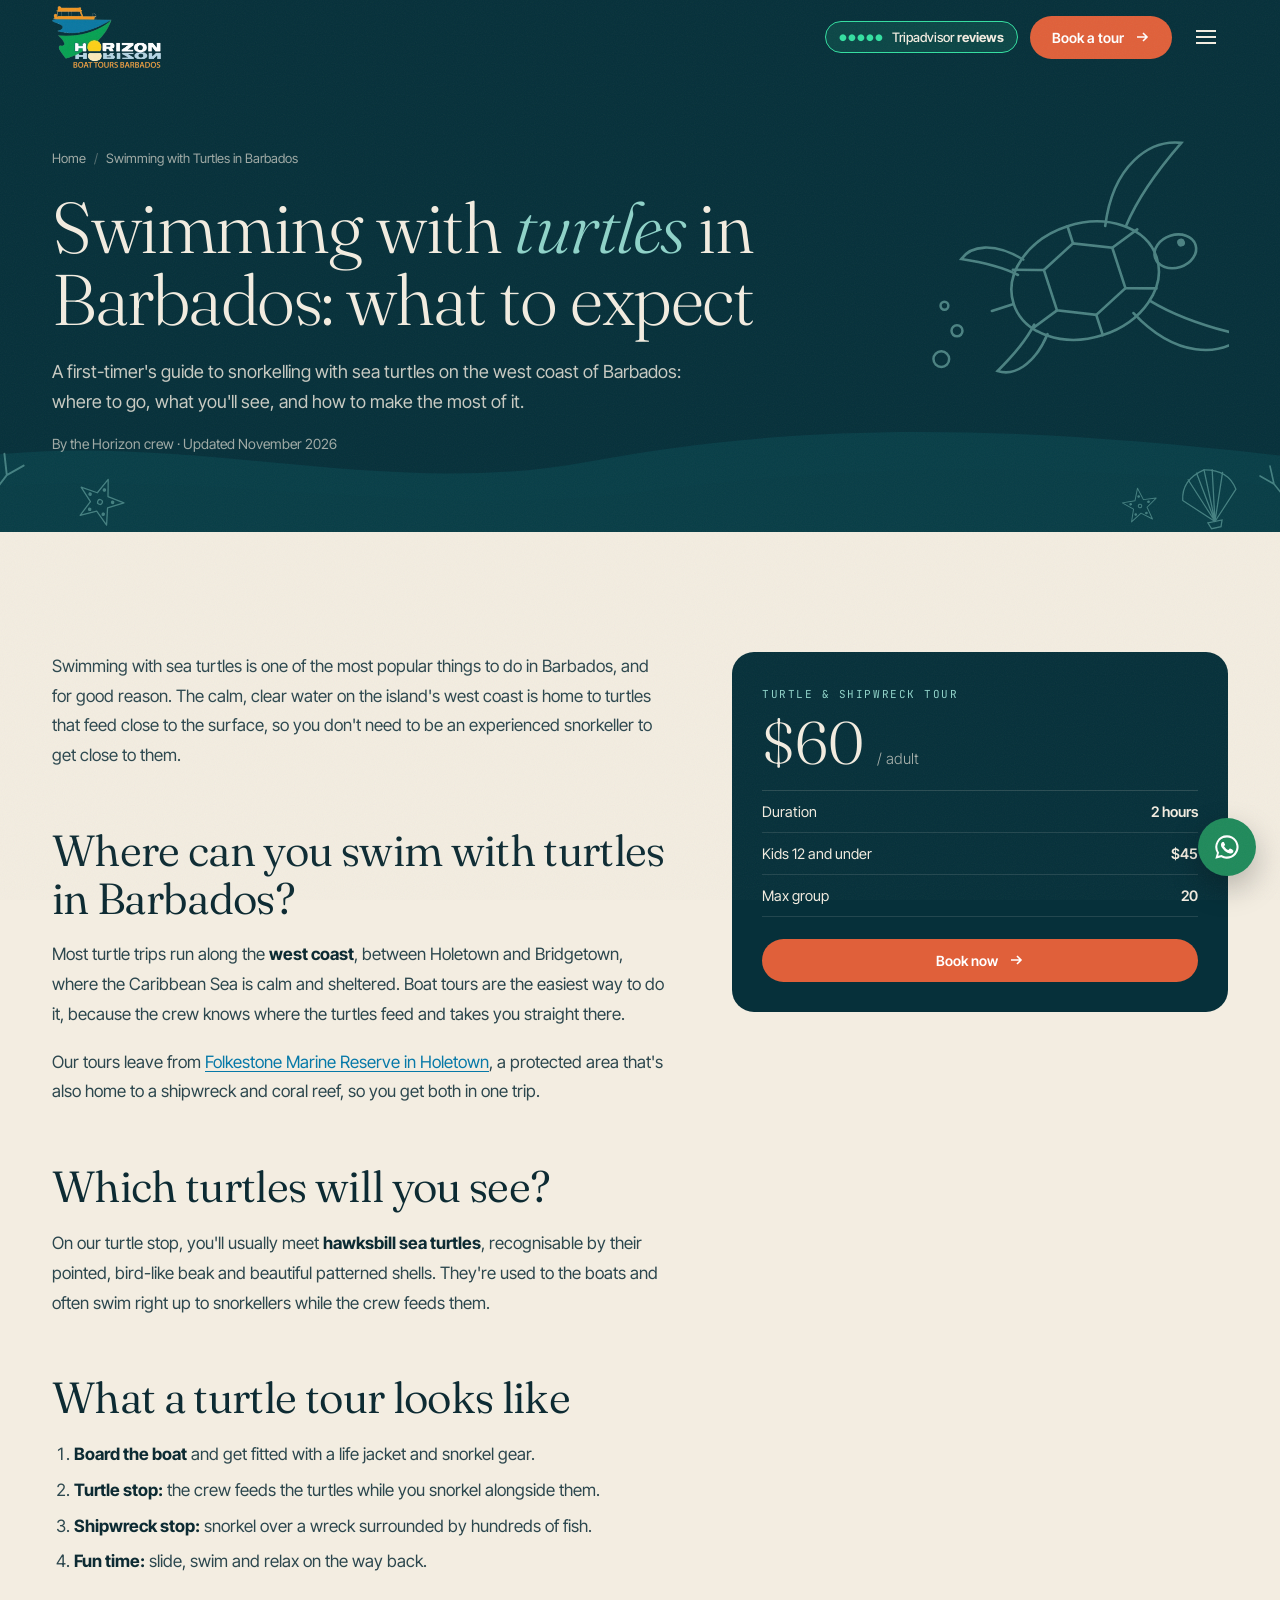
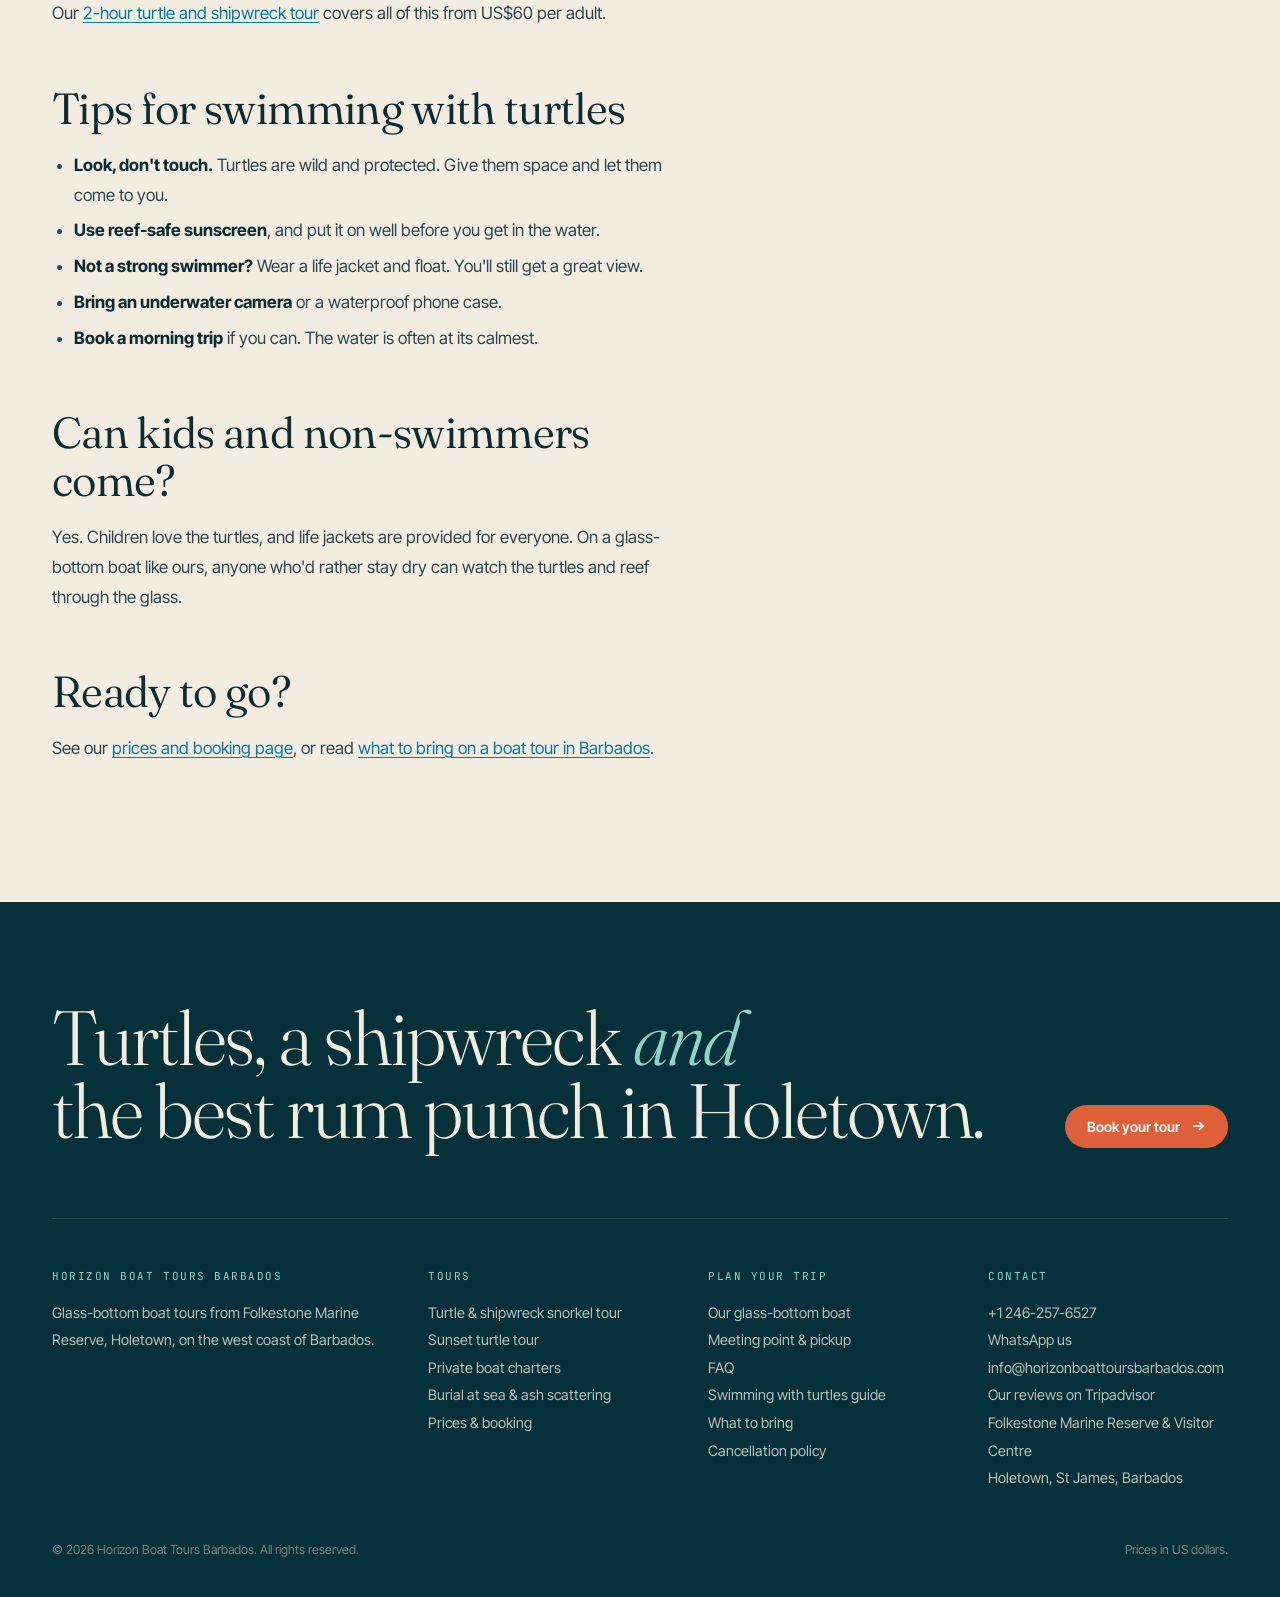
<file: guides/swimming-with-turtles-barbados/index.html>
<!DOCTYPE html>
<html lang="en">
<head>
<meta charset="UTF-8">
<meta name="viewport" content="width=device-width, initial-scale=1">
<title>Swimming with Turtles in Barbados: A First-Timer&#x27;s Guide</title>
<meta name="description" content="Where to swim with turtles in Barbados, which turtles you&#x27;ll see, tips for snorkelling with them, and what a west coast turtle boat tour is like.">
<meta name="robots" content="noindex,follow">
<link rel="canonical" href="https://www.horizonboattoursbarbados.com/guides/swimming-with-turtles-barbados/">
<meta property="og:type" content="website">
<meta property="og:site_name" content="Horizon Boat Tours Barbados">
<meta property="og:title" content="Swimming with Turtles in Barbados: A First-Timer&#x27;s Guide">
<meta property="og:description" content="Where to swim with turtles in Barbados, which turtles you&#x27;ll see, tips for snorkelling with them, and what a west coast turtle boat tour is like.">
<meta property="og:url" content="https://www.horizonboattoursbarbados.com/guides/swimming-with-turtles-barbados/">
<meta property="og:image" content="https://www.horizonboattoursbarbados.com/assets/img/og-horizon-boat-tours-barbados.jpg">
<meta property="og:locale" content="en_US">
<meta name="twitter:card" content="summary_large_image">
<meta name="theme-color" content="#06303A">
<link rel="icon" href="../../favicon.ico" sizes="any">
<link rel="icon" type="image/png" sizes="32x32" href="../../assets/img/icon-32.png">
<link rel="apple-touch-icon" href="../../assets/img/icon-180.png">
<link rel="manifest" href="../../site.webmanifest">
<link rel="preconnect" href="https://fonts.googleapis.com">
<link rel="preconnect" href="https://fonts.gstatic.com" crossorigin>
<link href="https://fonts.googleapis.com/css2?family=Fraunces:ital,opsz,wght@0,9..144,300;0,9..144,350;0,9..144,400;1,9..144,300;1,9..144,350;1,9..144,400&family=Inter+Tight:wght@400;500;600&family=JetBrains+Mono:wght@400;500&display=swap" rel="stylesheet">
<link rel="stylesheet" href="../../assets/css/style.css">
<script type="application/ld+json">{"@context": "https://schema.org", "@graph": [{"@type": "LocalBusiness", "@id": "https://www.horizonboattoursbarbados.com/#business", "name": "Horizon Boat Tours Barbados", "url": "https://www.horizonboattoursbarbados.com/", "logo": "https://www.horizonboattoursbarbados.com/assets/img/horizon-boat-tours-barbados-logo.png", "image": ["https://www.horizonboattoursbarbados.com/assets/img/glass-bottom-boat-holetown-barbados.jpg"], "description": "Glass-bottom boat tours in Holetown, Barbados: turtle feeding, shipwreck and reef snorkelling, sunset tours and private boat charters for up to 40 guests.", "telephone": "+12462576527", "email": "info@horizonboattoursbarbados.com", "priceRange": "$$", "address": {"@type": "PostalAddress", "streetAddress": "Folkestone Marine Reserve & Visitor Centre", "addressLocality": "Holetown", "addressRegion": "St James", "addressCountry": "BB"}, "geo": {"@type": "GeoCoordinates", "latitude": 13.1856, "longitude": -59.6406}, "areaServed": "West coast of Barbados"}, {"@type": "Article", "headline": "Swimming with turtles in Barbados: what to expect", "author": {"@type": "Organization", "name": "Horizon Boat Tours Barbados"}, "publisher": {"@id": "https://www.horizonboattoursbarbados.com/#business"}, "datePublished": "2026-11-27", "dateModified": "2026-11-27", "mainEntityOfPage": "https://www.horizonboattoursbarbados.com/guides/swimming-with-turtles-barbados/", "image": "https://www.horizonboattoursbarbados.com/assets/img/og-horizon-boat-tours-barbados.jpg"}, {"@type": "BreadcrumbList", "itemListElement": [{"@type": "ListItem", "position": 1, "name": "Home", "item": "https://www.horizonboattoursbarbados.com/"}, {"@type": "ListItem", "position": 2, "name": "Swimming with Turtles in Barbados", "item": "https://www.horizonboattoursbarbados.com/guides/swimming-with-turtles-barbados/"}]}]}</script>
</head>
<body>
<a class="skip" href="#main">Skip to content</a>
<div class="toast" id="toast" role="status" aria-live="polite"></div>
<nav id="nav" aria-label="Main"><div class="wrap nav-in">
  <a href="../../" class="nav-logo" aria-label="Horizon Boat Tours Barbados, home"><img class="lt" src="../../assets/img/logo-light.webp" alt="Horizon Boat Tours Barbados" width="420" height="239"><img class="dk" src="../../assets/img/logo.webp" alt="" width="420" height="239" aria-hidden="true"></a>
  <div class="links"><a href="../../">Home</a><a href="../../barbados-turtle-snorkeling-tour/">Turtle & Shipwreck Tour</a><a href="../../barbados-sunset-cruise/">Sunset Tour</a><a href="../../private-boat-charter-barbados/">Private Charters</a><a href="../../glass-bottom-boat-barbados/">Our Boat</a><a href="../../gallery/">Gallery</a><a href="../../faq/">FAQ</a></div>
  <div class="nav-r">
    <a class="ta-pill" href="https://www.tripadvisor.com/Search?q=Horizon%20Boat%20Tours%20Barbados" target="_blank" rel="noopener" aria-label="Read our reviews on Tripadvisor"><span class="dots" aria-hidden="true">●●●●●</span><span class="tx">Tripadvisor <b>reviews</b></span></a>
    <a href="../../book/" class="btn btn-coral">Book a tour <svg viewBox="0 0 16 16" fill="none" stroke="currentColor" stroke-width="1.6" aria-hidden="true"><path d="M3 8h10M9 4l4 4-4 4"/></svg></a>
    <button class="burger" type="button" aria-label="Open menu" aria-expanded="false" aria-controls="mmenu"><i></i><i></i><i></i></button>
  </div>
</div></nav>
<div class="mmenu" id="mmenu"><a href="../../">Home</a><a href="../../barbados-turtle-snorkeling-tour/">Turtle & Shipwreck Tour</a><a href="../../barbados-sunset-cruise/">Sunset Tour</a><a href="../../private-boat-charter-barbados/">Private Charters</a><a href="../../glass-bottom-boat-barbados/">Our Boat</a><a href="../../gallery/">Gallery</a><a href="../../faq/">FAQ</a><a href="../../folkestone-marine-reserve-meeting-point/">Meeting Point</a><a href="../../burial-at-sea-barbados/">Burial at sea</a><a href="../../guides/swimming-with-turtles-barbados/">Turtle guide</a><a href="https://www.tripadvisor.com/Search?q=Horizon%20Boat%20Tours%20Barbados" target="_blank" rel="noopener">Our Tripadvisor reviews</a><a href="../../book/" class="btn btn-coral">Book a tour <svg viewBox="0 0 16 16" fill="none" stroke="currentColor" stroke-width="1.6" aria-hidden="true"><path d="M3 8h10M9 4l4 4-4 4"/></svg></a></div>
<main id="main">
<header class="phero"><svg class="bgw" viewBox="0 0 1440 160" preserveAspectRatio="none" aria-hidden="true"><path class="wave" d="M-60 90 C 180 50, 420 130, 660 90 S 1140 50, 1500 90 L1500 160 L-60 160 Z" fill="#0E5F68" opacity=".6"/><path class="wave" d="M-60 120 C 200 90, 460 150, 720 120 S 1200 90, 1500 120 L1500 160 L-60 160 Z" fill="#0A4A52"/></svg><svg class="deco-b" viewBox="0 0 1440 160" preserveAspectRatio="xMidYMax slice" aria-hidden="true"><g transform="translate(70 120) rotate(0) scale(1.2)" class=""><g class="sf"><path d="M0 40 L0 0 M0 14 L -16 -6 M-16 -6 L -20 -24 M-16 -6 L -30 -14 M0 4 L 14 -14 M14 -14 L 12 -32 M14 -14 L 28 -22 M0 -4 L 2 -28"/></g></g><g transform="translate(180 130) rotate(20) scale(0.8)" class=""><g class="sf"><polygon points="0.0,-30.0 7.1,-9.7 28.5,-9.3 11.4,3.7 17.6,24.3 0.0,12.0 -17.6,24.3 -11.4,3.7 -28.5,-9.3 -7.1,-9.7" stroke-linejoin="round"/><circle r="3"/><circle cx="0" cy="-16" r="1.4" fill="currentColor"/><circle cx="15" cy="-5" r="1.4" fill="currentColor"/><circle cx="9" cy="13" r="1.4" fill="currentColor"/><circle cx="-9" cy="13" r="1.4" fill="currentColor"/><circle cx="-15" cy="-5" r="1.4" fill="currentColor"/></g></g><g transform="translate(1290 126) rotate(-12) scale(0.8)" class=""><g class="sf"><path d="M0 30 L -34 -4 Q -30 -30 0 -36 Q 30 -30 34 -4 Z" stroke-linejoin="round"/><path d="M0 30 L -22 -28 M0 30 L -10 -34 M0 30 L 0 -36 M0 30 L 10 -34 M0 30 L 22 -28"/><path d="M-9 30 L 9 30 L 6 38 L -6 38 Z"/></g></g><g transform="translate(1370 118) rotate(0) scale(1)" class=""><g class="sf"><path d="M0 40 L0 0 M0 14 L -16 -6 M-16 -6 L -20 -24 M-16 -6 L -30 -14 M0 4 L 14 -14 M14 -14 L 12 -32 M14 -14 L 28 -22 M0 -4 L 2 -28"/></g></g><g transform="translate(1220 134) rotate(-8) scale(0.6)" class=""><g class="sf"><polygon points="0.0,-30.0 7.1,-9.7 28.5,-9.3 11.4,3.7 17.6,24.3 0.0,12.0 -17.6,24.3 -11.4,3.7 -28.5,-9.3 -7.1,-9.7" stroke-linejoin="round"/><circle r="3"/><circle cx="0" cy="-16" r="1.4" fill="currentColor"/><circle cx="15" cy="-5" r="1.4" fill="currentColor"/><circle cx="9" cy="13" r="1.4" fill="currentColor"/><circle cx="-9" cy="13" r="1.4" fill="currentColor"/><circle cx="-15" cy="-5" r="1.4" fill="currentColor"/></g></g></svg><svg class="deco-r" viewBox="0 0 260 260" aria-hidden="true"><g transform="translate(150 110) rotate(-18) scale(1.25)" class="bob"><g class="sf"><ellipse rx="46" ry="35"/><path d="M-22 -14 L 0 -24 L 22 -14 L 22 12 L 0 22 L -22 12 Z"/><path d="M-22 -14 L -40 -20 M22 -14 L 40 -20 M-22 12 L -40 18 M22 12 L 40 18 M0 -24 L 0 -35 M0 22 L 0 35"/><ellipse cx="58" cy="0" rx="13" ry="10"/><circle cx="63" cy="-4" r="1.6" fill="currentColor"/><path d="M22 -28 C 38 -62 64 -70 82 -62 C 62 -50 46 -38 34 -24"/><path d="M22 28 C 38 62 64 70 82 62 C 62 50 46 38 34 24"/><path d="M-32 -24 C -46 -40 -60 -42 -68 -36 C -56 -30 -46 -24 -38 -16"/><path d="M-32 24 C -46 40 -60 42 -68 36 C -56 30 -46 24 -38 16"/><path d="M-46 0 L -60 0"/></g></g><g transform="translate(40 170) rotate(0) scale(1.2)" class=""><g class="sf bubs"><circle cx="0" cy="0" r="5"/><circle cx="10" cy="-18" r="3.5"/><circle cx="2" cy="-34" r="2.5"/></g></g></svg><div class="wrap"><div><nav class="bc" aria-label="Breadcrumb"><ol class="crumbs"><li><a href="../../">Home</a></li><li aria-current="page">Swimming with Turtles in Barbados</li></ol></nav><h1>Swimming with <em>turtles</em> in Barbados: what to expect</h1><p class="lede">A first-timer's guide to snorkelling with sea turtles on the west coast of Barbados: where to go, what you'll see, and how to make the most of it.</p><p class="article-meta">By the Horizon crew · Updated November 2026</p></div></div></header><section class="sec"><div class="wrap two-col">
 <article class="prose">
  <p>Swimming with sea turtles is one of the most popular things to do in Barbados, and for good reason. The calm, clear water on the island's west coast is home to turtles that feed close to the surface, so you don't need to be an experienced snorkeller to get close to them.</p>
  <h2>Where can you swim with turtles in Barbados?</h2>
  <p>Most turtle trips run along the <strong>west coast</strong>, between Holetown and Bridgetown, where the Caribbean Sea is calm and sheltered. Boat tours are the easiest way to do it, because the crew knows where the turtles feed and takes you straight there.</p>
  <p>Our tours leave from <a href="../../folkestone-marine-reserve-meeting-point/">Folkestone Marine Reserve in Holetown</a>, a protected area that's also home to a shipwreck and coral reef, so you get both in one trip.</p>
  <h2>Which turtles will you see?</h2>
  <p>On our turtle stop, you'll usually meet <strong>hawksbill sea turtles</strong>, recognisable by their pointed, bird-like beak and beautiful patterned shells. They're used to the boats and often swim right up to snorkellers while the crew feeds them.</p>
  <h2>What a turtle tour looks like</h2>
  <ol><li><strong>Board the boat</strong> and get fitted with a life jacket and snorkel gear.</li><li><strong>Turtle stop:</strong> the crew feeds the turtles while you snorkel alongside them.</li><li><strong>Shipwreck stop:</strong> snorkel over a wreck surrounded by hundreds of fish.</li><li><strong>Fun time:</strong> slide, swim and relax on the way back.</li></ol>
  <p>Our <a href="../../barbados-turtle-snorkeling-tour/">2-hour turtle and shipwreck tour</a> covers all of this from US$60 per adult.</p>
  <h2>Tips for swimming with turtles</h2>
  <ul><li><strong>Look, don't touch.</strong> Turtles are wild and protected. Give them space and let them come to you.</li><li><strong>Use reef-safe sunscreen</strong>, and put it on well before you get in the water.</li><li><strong>Not a strong swimmer?</strong> Wear a life jacket and float. You'll still get a great view.</li><li><strong>Bring an underwater camera</strong> or a waterproof phone case.</li><li><strong>Book a morning trip</strong> if you can. The water is often at its calmest.</li></ul>
  <h2>Can kids and non-swimmers come?</h2>
  <p>Yes. Children love the turtles, and life jackets are provided for everyone. On a glass-bottom boat like ours, anyone who'd rather stay dry can watch the turtles and reef through the glass.</p>
  <h2>Ready to go?</h2>
  <p>See our <a href="../../book/">prices and booking page</a>, or read <a href="../../guides/what-to-bring-on-a-boat-tour-in-barbados/">what to bring on a boat tour in Barbados</a>.</p>
 </article>
 <aside class="side"><div class="price-card rv"><span class="mono">Turtle &amp; shipwreck tour</span><div class="big">$60 <small>/ adult</small></div><ul><li><span>Duration</span><b>2 hours</b></li><li><span>Kids 12 and under</span><b>$45</b></li><li><span>Max group</span><b>20</b></li></ul><a href="../../book/?tour=shared" class="btn btn-coral">Book now <svg viewBox="0 0 16 16" fill="none" stroke="currentColor" stroke-width="1.6" aria-hidden="true"><path d="M3 8h10M9 4l4 4-4 4"/></svg></a></div></aside>
</div></section>
</main>
<footer><div class="wrap">
  <div class="f-cta"><h2>Turtles, a shipwreck <em>and</em><br>the best rum punch in Holetown.</h2>
    <a href="../../book/" class="btn btn-coral">Book your tour <svg viewBox="0 0 16 16" fill="none" stroke="currentColor" stroke-width="1.6" aria-hidden="true"><path d="M3 8h10M9 4l4 4-4 4"/></svg></a></div>
  <div class="f-grid">
    <div><h5>Horizon Boat Tours Barbados</h5><p>Glass-bottom boat tours from Folkestone Marine Reserve, Holetown, on the west coast of Barbados.</p></div>
    <div><h5>Tours</h5><a href="../../barbados-turtle-snorkeling-tour/">Turtle &amp; shipwreck snorkel tour</a><a href="../../barbados-sunset-cruise/">Sunset turtle tour</a><a href="../../private-boat-charter-barbados/">Private boat charters</a><a href="../../burial-at-sea-barbados/">Burial at sea &amp; ash scattering</a><a href="../../book/">Prices &amp; booking</a></div>
    <div><h5>Plan your trip</h5><a href="../../glass-bottom-boat-barbados/">Our glass-bottom boat</a><a href="../../folkestone-marine-reserve-meeting-point/">Meeting point &amp; pickup</a><a href="../../faq/">FAQ</a><a href="../../guides/swimming-with-turtles-barbados/">Swimming with turtles guide</a><a href="../../guides/what-to-bring-on-a-boat-tour-in-barbados/">What to bring</a><a href="../../cancellation-policy/">Cancellation policy</a></div>
    <div><h5>Contact</h5><a href="tel:+12462576527">+1 246-257-6527</a><a href="#" data-wa>WhatsApp us</a><a href="mailto:info@horizonboattoursbarbados.com">info@horizonboattoursbarbados.com</a><a href="https://www.tripadvisor.com/Search?q=Horizon%20Boat%20Tours%20Barbados" target="_blank" rel="noopener">Our reviews on Tripadvisor</a><p>Folkestone Marine Reserve &amp; Visitor Centre<br>Holetown, St James, Barbados</p></div>
  </div>
  <div class="f-bot"><span>© 2026 Horizon Boat Tours Barbados. All rights reserved.</span><span>Prices in US dollars.</span></div>
</div></footer>
<a class="fab" href="#" data-wa aria-label="Chat with us on WhatsApp"><svg viewBox="0 0 24 24" fill="currentColor" aria-hidden="true"><path d="M12 2a10 10 0 0 0-8.6 15.1L2 22l5-1.3A10 10 0 1 0 12 2zm0 18.2c-1.5 0-3-.4-4.3-1.2l-.3-.2-3 .8.8-2.9-.2-.3A8.2 8.2 0 1 1 12 20.2zm4.5-6.1c-.2-.1-1.5-.7-1.7-.8-.2-.1-.4-.1-.6.1l-.8 1c-.1.2-.3.2-.5.1a6.7 6.7 0 0 1-3.3-2.9c-.3-.4.2-.4.7-1.3.1-.2 0-.3 0-.4l-.8-1.8c-.2-.5-.4-.4-.6-.4h-.5a1 1 0 0 0-.7.3 3 3 0 0 0-.9 2.2 5.2 5.2 0 0 0 1.1 2.7 11.8 11.8 0 0 0 4.5 4c1.7.7 2.3.8 3.2.6.5-.1 1.5-.6 1.7-1.2.2-.6.2-1.1.2-1.2-.1-.1-.3-.2-.5-.3z"/></svg></a>
<div class="mbar">
  <a href="../../book/" class="p"><svg viewBox="0 0 20 20" fill="none" stroke="currentColor" stroke-width="1.6" aria-hidden="true"><rect x="3" y="4" width="14" height="13" rx="2"/><path d="M3 8h14M7 2v4M13 2v4"/></svg>Book</a>
  <a href="#" data-wa class="w"><svg viewBox="0 0 24 24" fill="currentColor" aria-hidden="true"><path d="M12 2a10 10 0 0 0-8.6 15.1L2 22l5-1.3A10 10 0 1 0 12 2zm0 18.2c-1.5 0-3-.4-4.3-1.2l-.3-.2-3 .8.8-2.9-.2-.3A8.2 8.2 0 1 1 12 20.2zm4.5-6.1c-.2-.1-1.5-.7-1.7-.8-.2-.1-.4-.1-.6.1l-.8 1c-.1.2-.3.2-.5.1a6.7 6.7 0 0 1-3.3-2.9c-.3-.4.2-.4.7-1.3.1-.2 0-.3 0-.4l-.8-1.8c-.2-.5-.4-.4-.6-.4h-.5a1 1 0 0 0-.7.3 3 3 0 0 0-.9 2.2 5.2 5.2 0 0 0 1.1 2.7 11.8 11.8 0 0 0 4.5 4c1.7.7 2.3.8 3.2.6.5-.1 1.5-.6 1.7-1.2.2-.6.2-1.1.2-1.2-.1-.1-.3-.2-.5-.3z"/></svg>WhatsApp</a>
  <a href="tel:+12462576527"><svg viewBox="0 0 20 20" fill="none" stroke="currentColor" stroke-width="1.6" aria-hidden="true"><path d="M5 2h3l1.5 4-2 1.5a10 10 0 0 0 5 5l1.5-2 4 1.5v3a2 2 0 0 1-2 2A15 15 0 0 1 3 4a2 2 0 0 1 2-2z"/></svg>Call</a>
</div>
<script src="../../assets/js/main.js" defer></script>
</body>
</html>
</file>
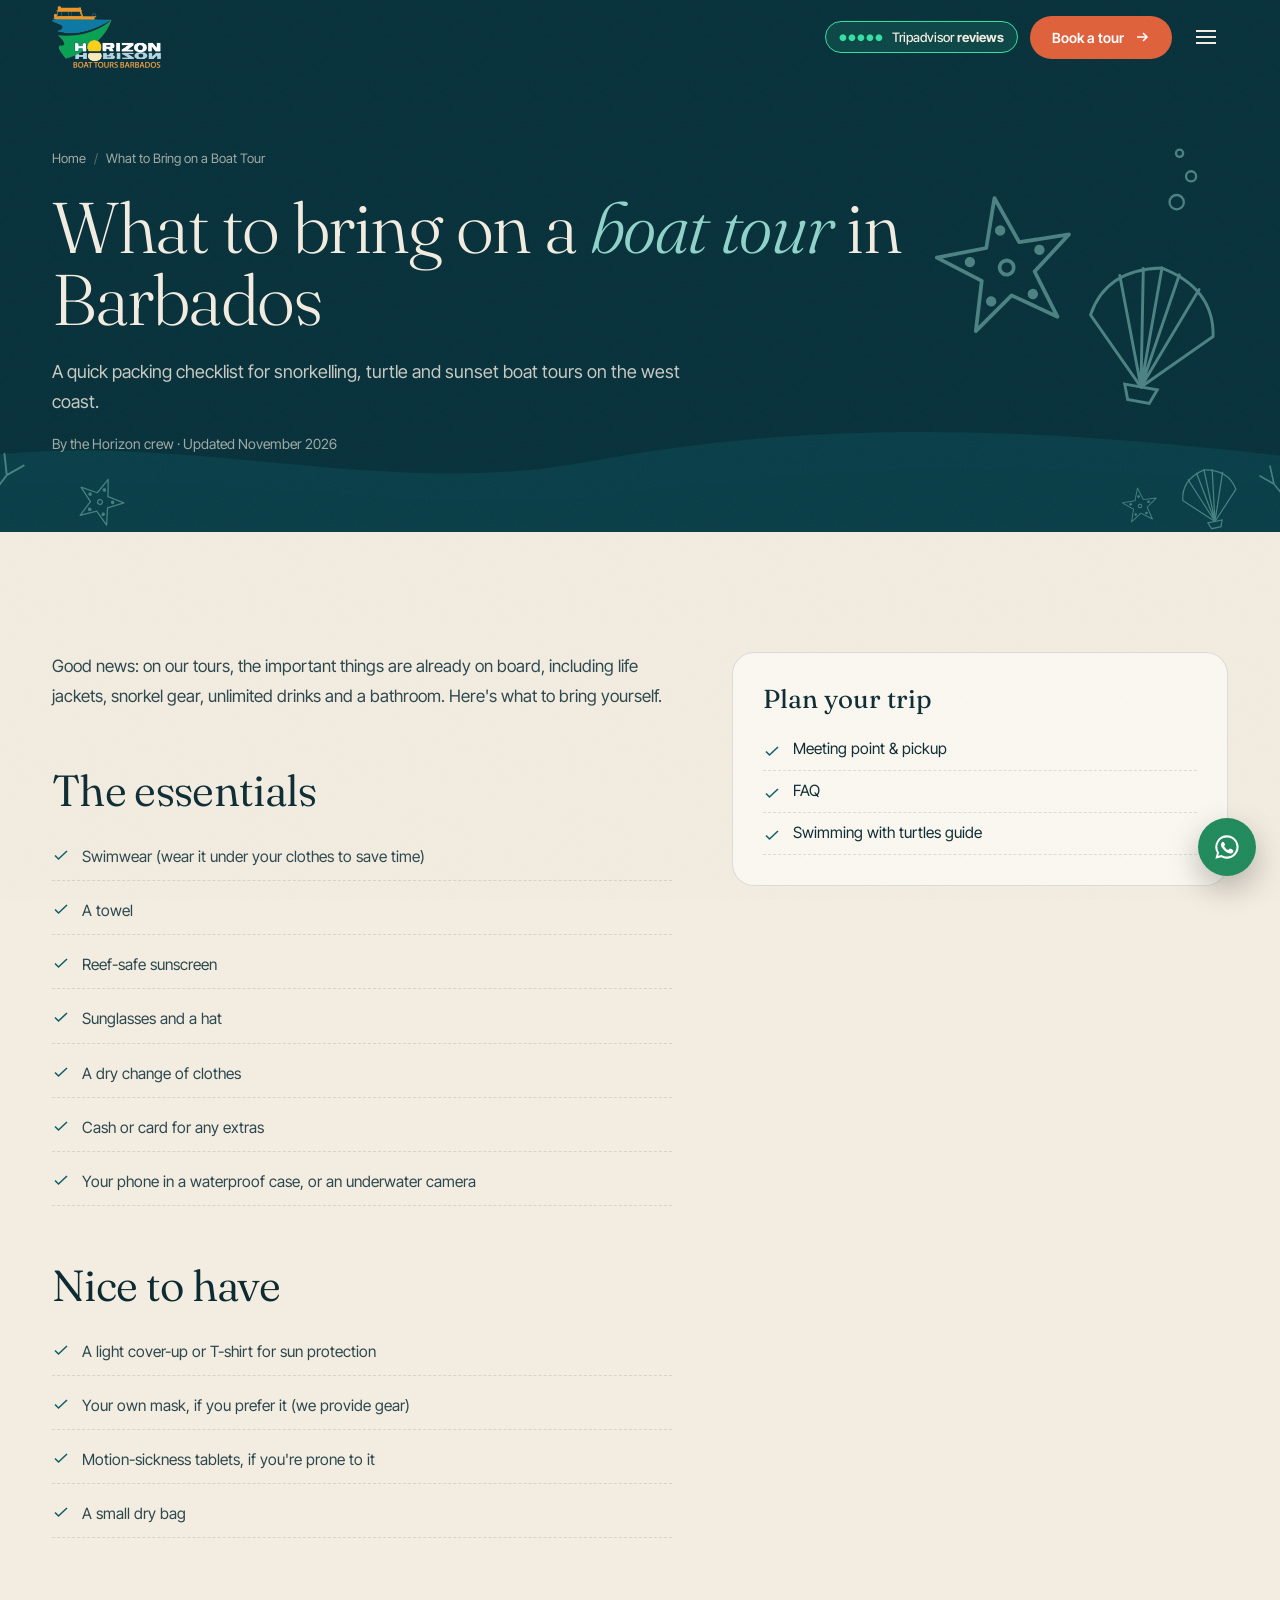
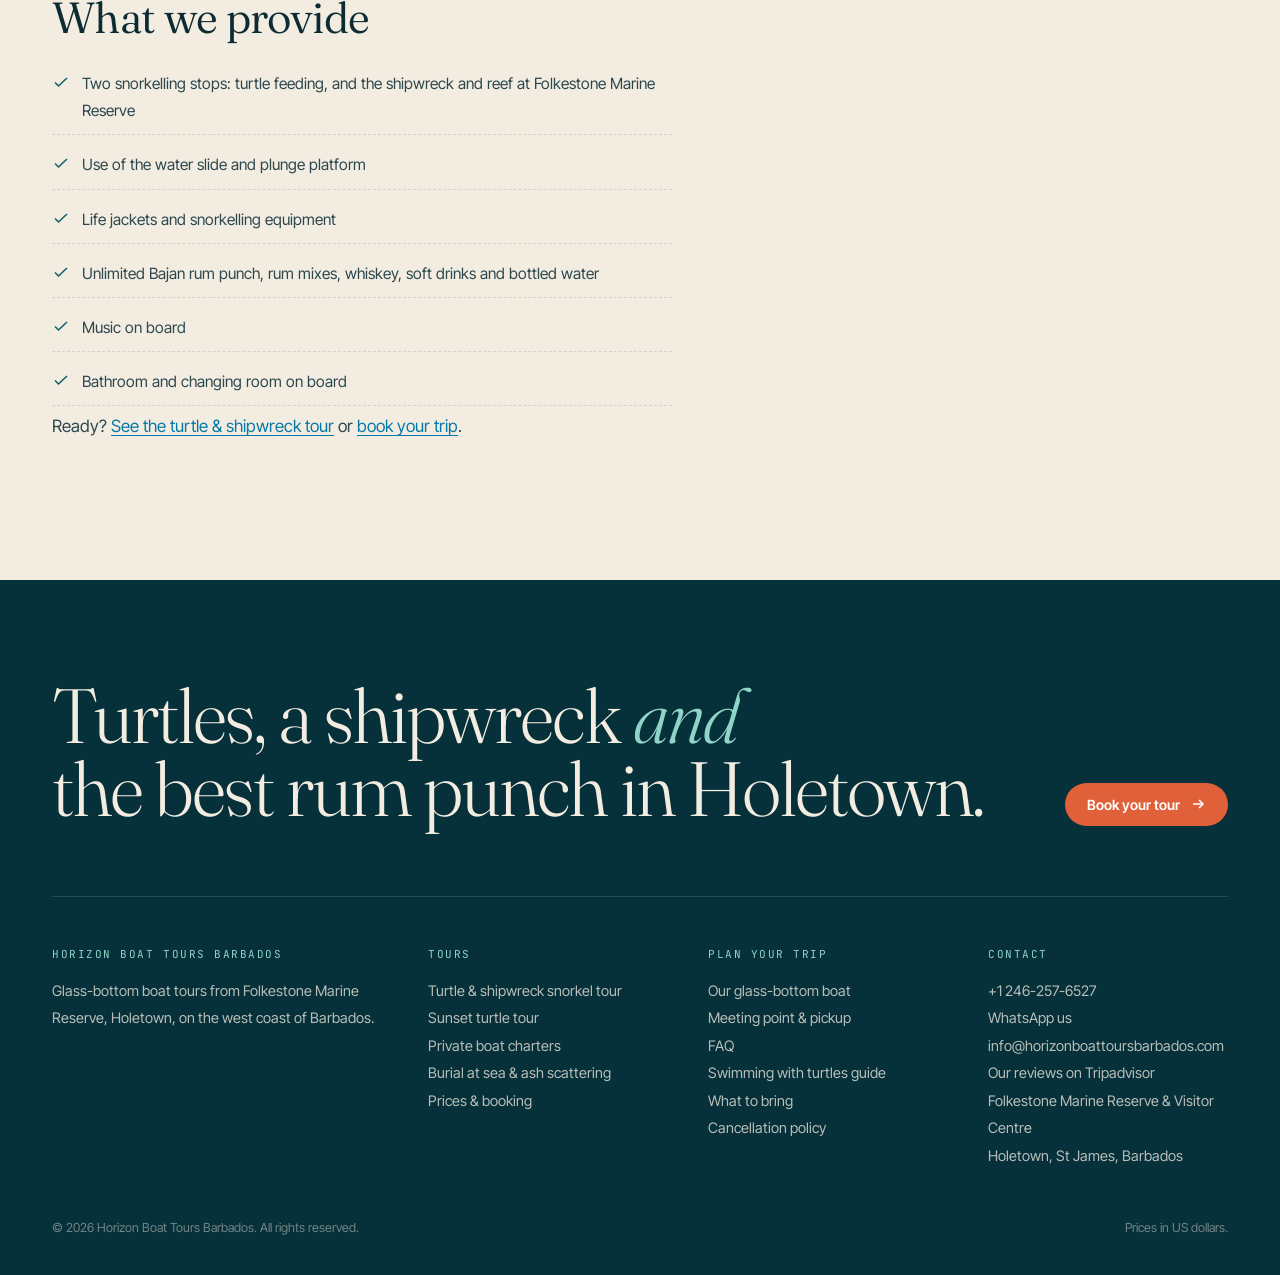
<file: guides/what-to-bring-on-a-boat-tour-in-barbados/index.html>
<!DOCTYPE html>
<html lang="en">
<head>
<meta charset="UTF-8">
<meta name="viewport" content="width=device-width, initial-scale=1">
<title>What to Bring on a Boat Tour in Barbados | Packing Checklist</title>
<meta name="description" content="A simple packing list for snorkelling, turtle and sunset boat tours in Barbados, plus everything that&#x27;s already provided on board.">
<meta name="robots" content="noindex,follow">
<link rel="canonical" href="https://www.horizonboattoursbarbados.com/guides/what-to-bring-on-a-boat-tour-in-barbados/">
<meta property="og:type" content="website">
<meta property="og:site_name" content="Horizon Boat Tours Barbados">
<meta property="og:title" content="What to Bring on a Boat Tour in Barbados | Packing Checklist">
<meta property="og:description" content="A simple packing list for snorkelling, turtle and sunset boat tours in Barbados, plus everything that&#x27;s already provided on board.">
<meta property="og:url" content="https://www.horizonboattoursbarbados.com/guides/what-to-bring-on-a-boat-tour-in-barbados/">
<meta property="og:image" content="https://www.horizonboattoursbarbados.com/assets/img/og-horizon-boat-tours-barbados.jpg">
<meta property="og:locale" content="en_US">
<meta name="twitter:card" content="summary_large_image">
<meta name="theme-color" content="#06303A">
<link rel="icon" href="../../favicon.ico" sizes="any">
<link rel="icon" type="image/png" sizes="32x32" href="../../assets/img/icon-32.png">
<link rel="apple-touch-icon" href="../../assets/img/icon-180.png">
<link rel="manifest" href="../../site.webmanifest">
<link rel="preconnect" href="https://fonts.googleapis.com">
<link rel="preconnect" href="https://fonts.gstatic.com" crossorigin>
<link href="https://fonts.googleapis.com/css2?family=Fraunces:ital,opsz,wght@0,9..144,300;0,9..144,350;0,9..144,400;1,9..144,300;1,9..144,350;1,9..144,400&family=Inter+Tight:wght@400;500;600&family=JetBrains+Mono:wght@400;500&display=swap" rel="stylesheet">
<link rel="stylesheet" href="../../assets/css/style.css">
<script type="application/ld+json">{"@context": "https://schema.org", "@graph": [{"@type": "LocalBusiness", "@id": "https://www.horizonboattoursbarbados.com/#business", "name": "Horizon Boat Tours Barbados", "url": "https://www.horizonboattoursbarbados.com/", "logo": "https://www.horizonboattoursbarbados.com/assets/img/horizon-boat-tours-barbados-logo.png", "image": ["https://www.horizonboattoursbarbados.com/assets/img/glass-bottom-boat-holetown-barbados.jpg"], "description": "Glass-bottom boat tours in Holetown, Barbados: turtle feeding, shipwreck and reef snorkelling, sunset tours and private boat charters for up to 40 guests.", "telephone": "+12462576527", "email": "info@horizonboattoursbarbados.com", "priceRange": "$$", "address": {"@type": "PostalAddress", "streetAddress": "Folkestone Marine Reserve & Visitor Centre", "addressLocality": "Holetown", "addressRegion": "St James", "addressCountry": "BB"}, "geo": {"@type": "GeoCoordinates", "latitude": 13.1856, "longitude": -59.6406}, "areaServed": "West coast of Barbados"}, {"@type": "Article", "headline": "What to bring on a boat tour in Barbados", "author": {"@type": "Organization", "name": "Horizon Boat Tours Barbados"}, "publisher": {"@id": "https://www.horizonboattoursbarbados.com/#business"}, "datePublished": "2026-11-27", "dateModified": "2026-11-27", "mainEntityOfPage": "https://www.horizonboattoursbarbados.com/guides/what-to-bring-on-a-boat-tour-in-barbados/", "image": "https://www.horizonboattoursbarbados.com/assets/img/og-horizon-boat-tours-barbados.jpg"}, {"@type": "BreadcrumbList", "itemListElement": [{"@type": "ListItem", "position": 1, "name": "Home", "item": "https://www.horizonboattoursbarbados.com/"}, {"@type": "ListItem", "position": 2, "name": "What to Bring on a Boat Tour", "item": "https://www.horizonboattoursbarbados.com/guides/what-to-bring-on-a-boat-tour-in-barbados/"}]}]}</script>
</head>
<body>
<a class="skip" href="#main">Skip to content</a>
<div class="toast" id="toast" role="status" aria-live="polite"></div>
<nav id="nav" aria-label="Main"><div class="wrap nav-in">
  <a href="../../" class="nav-logo" aria-label="Horizon Boat Tours Barbados, home"><img class="lt" src="../../assets/img/logo-light.webp" alt="Horizon Boat Tours Barbados" width="420" height="239"><img class="dk" src="../../assets/img/logo.webp" alt="" width="420" height="239" aria-hidden="true"></a>
  <div class="links"><a href="../../">Home</a><a href="../../barbados-turtle-snorkeling-tour/">Turtle & Shipwreck Tour</a><a href="../../barbados-sunset-cruise/">Sunset Tour</a><a href="../../private-boat-charter-barbados/">Private Charters</a><a href="../../glass-bottom-boat-barbados/">Our Boat</a><a href="../../gallery/">Gallery</a><a href="../../faq/">FAQ</a></div>
  <div class="nav-r">
    <a class="ta-pill" href="https://www.tripadvisor.com/Search?q=Horizon%20Boat%20Tours%20Barbados" target="_blank" rel="noopener" aria-label="Read our reviews on Tripadvisor"><span class="dots" aria-hidden="true">●●●●●</span><span class="tx">Tripadvisor <b>reviews</b></span></a>
    <a href="../../book/" class="btn btn-coral">Book a tour <svg viewBox="0 0 16 16" fill="none" stroke="currentColor" stroke-width="1.6" aria-hidden="true"><path d="M3 8h10M9 4l4 4-4 4"/></svg></a>
    <button class="burger" type="button" aria-label="Open menu" aria-expanded="false" aria-controls="mmenu"><i></i><i></i><i></i></button>
  </div>
</div></nav>
<div class="mmenu" id="mmenu"><a href="../../">Home</a><a href="../../barbados-turtle-snorkeling-tour/">Turtle & Shipwreck Tour</a><a href="../../barbados-sunset-cruise/">Sunset Tour</a><a href="../../private-boat-charter-barbados/">Private Charters</a><a href="../../glass-bottom-boat-barbados/">Our Boat</a><a href="../../gallery/">Gallery</a><a href="../../faq/">FAQ</a><a href="../../folkestone-marine-reserve-meeting-point/">Meeting Point</a><a href="../../burial-at-sea-barbados/">Burial at sea</a><a href="../../guides/swimming-with-turtles-barbados/">Turtle guide</a><a href="https://www.tripadvisor.com/Search?q=Horizon%20Boat%20Tours%20Barbados" target="_blank" rel="noopener">Our Tripadvisor reviews</a><a href="../../book/" class="btn btn-coral">Book a tour <svg viewBox="0 0 16 16" fill="none" stroke="currentColor" stroke-width="1.6" aria-hidden="true"><path d="M3 8h10M9 4l4 4-4 4"/></svg></a></div>
<main id="main">
<header class="phero"><svg class="bgw" viewBox="0 0 1440 160" preserveAspectRatio="none" aria-hidden="true"><path class="wave" d="M-60 90 C 180 50, 420 130, 660 90 S 1140 50, 1500 90 L1500 160 L-60 160 Z" fill="#0E5F68" opacity=".6"/><path class="wave" d="M-60 120 C 200 90, 460 150, 720 120 S 1200 90, 1500 120 L1500 160 L-60 160 Z" fill="#0A4A52"/></svg><svg class="deco-b" viewBox="0 0 1440 160" preserveAspectRatio="xMidYMax slice" aria-hidden="true"><g transform="translate(70 120) rotate(0) scale(1.2)" class=""><g class="sf"><path d="M0 40 L0 0 M0 14 L -16 -6 M-16 -6 L -20 -24 M-16 -6 L -30 -14 M0 4 L 14 -14 M14 -14 L 12 -32 M14 -14 L 28 -22 M0 -4 L 2 -28"/></g></g><g transform="translate(180 130) rotate(20) scale(0.8)" class=""><g class="sf"><polygon points="0.0,-30.0 7.1,-9.7 28.5,-9.3 11.4,3.7 17.6,24.3 0.0,12.0 -17.6,24.3 -11.4,3.7 -28.5,-9.3 -7.1,-9.7" stroke-linejoin="round"/><circle r="3"/><circle cx="0" cy="-16" r="1.4" fill="currentColor"/><circle cx="15" cy="-5" r="1.4" fill="currentColor"/><circle cx="9" cy="13" r="1.4" fill="currentColor"/><circle cx="-9" cy="13" r="1.4" fill="currentColor"/><circle cx="-15" cy="-5" r="1.4" fill="currentColor"/></g></g><g transform="translate(1290 126) rotate(-12) scale(0.8)" class=""><g class="sf"><path d="M0 30 L -34 -4 Q -30 -30 0 -36 Q 30 -30 34 -4 Z" stroke-linejoin="round"/><path d="M0 30 L -22 -28 M0 30 L -10 -34 M0 30 L 0 -36 M0 30 L 10 -34 M0 30 L 22 -28"/><path d="M-9 30 L 9 30 L 6 38 L -6 38 Z"/></g></g><g transform="translate(1370 118) rotate(0) scale(1)" class=""><g class="sf"><path d="M0 40 L0 0 M0 14 L -16 -6 M-16 -6 L -20 -24 M-16 -6 L -30 -14 M0 4 L 14 -14 M14 -14 L 12 -32 M14 -14 L 28 -22 M0 -4 L 2 -28"/></g></g><g transform="translate(1220 134) rotate(-8) scale(0.6)" class=""><g class="sf"><polygon points="0.0,-30.0 7.1,-9.7 28.5,-9.3 11.4,3.7 17.6,24.3 0.0,12.0 -17.6,24.3 -11.4,3.7 -28.5,-9.3 -7.1,-9.7" stroke-linejoin="round"/><circle r="3"/><circle cx="0" cy="-16" r="1.4" fill="currentColor"/><circle cx="15" cy="-5" r="1.4" fill="currentColor"/><circle cx="9" cy="13" r="1.4" fill="currentColor"/><circle cx="-9" cy="13" r="1.4" fill="currentColor"/><circle cx="-15" cy="-5" r="1.4" fill="currentColor"/></g></g></svg><svg class="deco-r" viewBox="0 0 260 260" aria-hidden="true"><g transform="translate(90 100) rotate(-10) scale(1.8)" class="bob"><g class="sf"><polygon points="0.0,-30.0 7.1,-9.7 28.5,-9.3 11.4,3.7 17.6,24.3 0.0,12.0 -17.6,24.3 -11.4,3.7 -28.5,-9.3 -7.1,-9.7" stroke-linejoin="round"/><circle r="3"/><circle cx="0" cy="-16" r="1.4" fill="currentColor"/><circle cx="15" cy="-5" r="1.4" fill="currentColor"/><circle cx="9" cy="13" r="1.4" fill="currentColor"/><circle cx="-9" cy="13" r="1.4" fill="currentColor"/><circle cx="-15" cy="-5" r="1.4" fill="currentColor"/></g></g><g transform="translate(200 150) rotate(10) scale(1.4)" class=""><g class="sf"><path d="M0 30 L -34 -4 Q -30 -30 0 -36 Q 30 -30 34 -4 Z" stroke-linejoin="round"/><path d="M0 30 L -22 -28 M0 30 L -10 -34 M0 30 L 0 -36 M0 30 L 10 -34 M0 30 L 22 -28"/><path d="M-9 30 L 9 30 L 6 38 L -6 38 Z"/></g></g><g transform="translate(220 50) rotate(0) scale(1.1)" class=""><g class="sf bubs"><circle cx="0" cy="0" r="5"/><circle cx="10" cy="-18" r="3.5"/><circle cx="2" cy="-34" r="2.5"/></g></g></svg><div class="wrap"><div><nav class="bc" aria-label="Breadcrumb"><ol class="crumbs"><li><a href="../../">Home</a></li><li aria-current="page">What to Bring on a Boat Tour</li></ol></nav><h1>What to bring on a <em>boat tour</em> in Barbados</h1><p class="lede">A quick packing checklist for snorkelling, turtle and sunset boat tours on the west coast.</p><p class="article-meta">By the Horizon crew · Updated November 2026</p></div></div></header><section class="sec"><div class="wrap two-col"><article class="prose">
  <p>Good news: on our tours, the important things are already on board, including life jackets, snorkel gear, unlimited drinks and a bathroom. Here's what to bring yourself.</p>
  <h2>The essentials</h2>
  <ul class="ticks"><li><svg viewBox="0 0 18 18" fill="none" stroke="currentColor" stroke-width="1.6" aria-hidden="true"><path d="M3 9.5l3.5 3.5L15 5"/></svg><span>Swimwear (wear it under your clothes to save time)</span></li><li><svg viewBox="0 0 18 18" fill="none" stroke="currentColor" stroke-width="1.6" aria-hidden="true"><path d="M3 9.5l3.5 3.5L15 5"/></svg><span>A towel</span></li><li><svg viewBox="0 0 18 18" fill="none" stroke="currentColor" stroke-width="1.6" aria-hidden="true"><path d="M3 9.5l3.5 3.5L15 5"/></svg><span>Reef-safe sunscreen</span></li><li><svg viewBox="0 0 18 18" fill="none" stroke="currentColor" stroke-width="1.6" aria-hidden="true"><path d="M3 9.5l3.5 3.5L15 5"/></svg><span>Sunglasses and a hat</span></li><li><svg viewBox="0 0 18 18" fill="none" stroke="currentColor" stroke-width="1.6" aria-hidden="true"><path d="M3 9.5l3.5 3.5L15 5"/></svg><span>A dry change of clothes</span></li><li><svg viewBox="0 0 18 18" fill="none" stroke="currentColor" stroke-width="1.6" aria-hidden="true"><path d="M3 9.5l3.5 3.5L15 5"/></svg><span>Cash or card for any extras</span></li><li><svg viewBox="0 0 18 18" fill="none" stroke="currentColor" stroke-width="1.6" aria-hidden="true"><path d="M3 9.5l3.5 3.5L15 5"/></svg><span>Your phone in a waterproof case, or an underwater camera</span></li></ul>
  <h2>Nice to have</h2>
  <ul class="ticks"><li><svg viewBox="0 0 18 18" fill="none" stroke="currentColor" stroke-width="1.6" aria-hidden="true"><path d="M3 9.5l3.5 3.5L15 5"/></svg><span>A light cover-up or T-shirt for sun protection</span></li><li><svg viewBox="0 0 18 18" fill="none" stroke="currentColor" stroke-width="1.6" aria-hidden="true"><path d="M3 9.5l3.5 3.5L15 5"/></svg><span>Your own mask, if you prefer it (we provide gear)</span></li><li><svg viewBox="0 0 18 18" fill="none" stroke="currentColor" stroke-width="1.6" aria-hidden="true"><path d="M3 9.5l3.5 3.5L15 5"/></svg><span>Motion-sickness tablets, if you're prone to it</span></li><li><svg viewBox="0 0 18 18" fill="none" stroke="currentColor" stroke-width="1.6" aria-hidden="true"><path d="M3 9.5l3.5 3.5L15 5"/></svg><span>A small dry bag</span></li></ul>
  <h2>What we provide</h2>
  <ul class="ticks"><li><svg viewBox="0 0 18 18" fill="none" stroke="currentColor" stroke-width="1.6" aria-hidden="true"><path d="M3 9.5l3.5 3.5L15 5"/></svg><span>Two snorkelling stops: turtle feeding, and the shipwreck and reef at Folkestone Marine Reserve</span></li><li><svg viewBox="0 0 18 18" fill="none" stroke="currentColor" stroke-width="1.6" aria-hidden="true"><path d="M3 9.5l3.5 3.5L15 5"/></svg><span>Use of the water slide and plunge platform</span></li><li><svg viewBox="0 0 18 18" fill="none" stroke="currentColor" stroke-width="1.6" aria-hidden="true"><path d="M3 9.5l3.5 3.5L15 5"/></svg><span>Life jackets and snorkelling equipment</span></li><li><svg viewBox="0 0 18 18" fill="none" stroke="currentColor" stroke-width="1.6" aria-hidden="true"><path d="M3 9.5l3.5 3.5L15 5"/></svg><span>Unlimited Bajan rum punch, rum mixes, whiskey, soft drinks and bottled water</span></li><li><svg viewBox="0 0 18 18" fill="none" stroke="currentColor" stroke-width="1.6" aria-hidden="true"><path d="M3 9.5l3.5 3.5L15 5"/></svg><span>Music on board</span></li><li><svg viewBox="0 0 18 18" fill="none" stroke="currentColor" stroke-width="1.6" aria-hidden="true"><path d="M3 9.5l3.5 3.5L15 5"/></svg><span>Bathroom and changing room on board</span></li></ul>
  <p>Ready? <a href="../../barbados-turtle-snorkeling-tour/">See the turtle &amp; shipwreck tour</a> or <a href="../../book/">book your trip</a>.</p>
 </article>
 <aside class="side"><div class="card rv"><h3>Plan your trip</h3><ul class="ticks"><li><svg viewBox="0 0 18 18" fill="none" stroke="currentColor" stroke-width="1.6" aria-hidden="true"><path d="M3 9.5l3.5 3.5L15 5"/></svg><span><a href="../../folkestone-marine-reserve-meeting-point/">Meeting point &amp; pickup</a></span></li><li><svg viewBox="0 0 18 18" fill="none" stroke="currentColor" stroke-width="1.6" aria-hidden="true"><path d="M3 9.5l3.5 3.5L15 5"/></svg><span><a href="../../faq/">FAQ</a></span></li><li><svg viewBox="0 0 18 18" fill="none" stroke="currentColor" stroke-width="1.6" aria-hidden="true"><path d="M3 9.5l3.5 3.5L15 5"/></svg><span><a href="../../guides/swimming-with-turtles-barbados/">Swimming with turtles guide</a></span></li></ul></div></aside>
</div></section>
</main>
<footer><div class="wrap">
  <div class="f-cta"><h2>Turtles, a shipwreck <em>and</em><br>the best rum punch in Holetown.</h2>
    <a href="../../book/" class="btn btn-coral">Book your tour <svg viewBox="0 0 16 16" fill="none" stroke="currentColor" stroke-width="1.6" aria-hidden="true"><path d="M3 8h10M9 4l4 4-4 4"/></svg></a></div>
  <div class="f-grid">
    <div><h5>Horizon Boat Tours Barbados</h5><p>Glass-bottom boat tours from Folkestone Marine Reserve, Holetown, on the west coast of Barbados.</p></div>
    <div><h5>Tours</h5><a href="../../barbados-turtle-snorkeling-tour/">Turtle &amp; shipwreck snorkel tour</a><a href="../../barbados-sunset-cruise/">Sunset turtle tour</a><a href="../../private-boat-charter-barbados/">Private boat charters</a><a href="../../burial-at-sea-barbados/">Burial at sea &amp; ash scattering</a><a href="../../book/">Prices &amp; booking</a></div>
    <div><h5>Plan your trip</h5><a href="../../glass-bottom-boat-barbados/">Our glass-bottom boat</a><a href="../../folkestone-marine-reserve-meeting-point/">Meeting point &amp; pickup</a><a href="../../faq/">FAQ</a><a href="../../guides/swimming-with-turtles-barbados/">Swimming with turtles guide</a><a href="../../guides/what-to-bring-on-a-boat-tour-in-barbados/">What to bring</a><a href="../../cancellation-policy/">Cancellation policy</a></div>
    <div><h5>Contact</h5><a href="tel:+12462576527">+1 246-257-6527</a><a href="#" data-wa>WhatsApp us</a><a href="mailto:info@horizonboattoursbarbados.com">info@horizonboattoursbarbados.com</a><a href="https://www.tripadvisor.com/Search?q=Horizon%20Boat%20Tours%20Barbados" target="_blank" rel="noopener">Our reviews on Tripadvisor</a><p>Folkestone Marine Reserve &amp; Visitor Centre<br>Holetown, St James, Barbados</p></div>
  </div>
  <div class="f-bot"><span>© 2026 Horizon Boat Tours Barbados. All rights reserved.</span><span>Prices in US dollars.</span></div>
</div></footer>
<a class="fab" href="#" data-wa aria-label="Chat with us on WhatsApp"><svg viewBox="0 0 24 24" fill="currentColor" aria-hidden="true"><path d="M12 2a10 10 0 0 0-8.6 15.1L2 22l5-1.3A10 10 0 1 0 12 2zm0 18.2c-1.5 0-3-.4-4.3-1.2l-.3-.2-3 .8.8-2.9-.2-.3A8.2 8.2 0 1 1 12 20.2zm4.5-6.1c-.2-.1-1.5-.7-1.7-.8-.2-.1-.4-.1-.6.1l-.8 1c-.1.2-.3.2-.5.1a6.7 6.7 0 0 1-3.3-2.9c-.3-.4.2-.4.7-1.3.1-.2 0-.3 0-.4l-.8-1.8c-.2-.5-.4-.4-.6-.4h-.5a1 1 0 0 0-.7.3 3 3 0 0 0-.9 2.2 5.2 5.2 0 0 0 1.1 2.7 11.8 11.8 0 0 0 4.5 4c1.7.7 2.3.8 3.2.6.5-.1 1.5-.6 1.7-1.2.2-.6.2-1.1.2-1.2-.1-.1-.3-.2-.5-.3z"/></svg></a>
<div class="mbar">
  <a href="../../book/" class="p"><svg viewBox="0 0 20 20" fill="none" stroke="currentColor" stroke-width="1.6" aria-hidden="true"><rect x="3" y="4" width="14" height="13" rx="2"/><path d="M3 8h14M7 2v4M13 2v4"/></svg>Book</a>
  <a href="#" data-wa class="w"><svg viewBox="0 0 24 24" fill="currentColor" aria-hidden="true"><path d="M12 2a10 10 0 0 0-8.6 15.1L2 22l5-1.3A10 10 0 1 0 12 2zm0 18.2c-1.5 0-3-.4-4.3-1.2l-.3-.2-3 .8.8-2.9-.2-.3A8.2 8.2 0 1 1 12 20.2zm4.5-6.1c-.2-.1-1.5-.7-1.7-.8-.2-.1-.4-.1-.6.1l-.8 1c-.1.2-.3.2-.5.1a6.7 6.7 0 0 1-3.3-2.9c-.3-.4.2-.4.7-1.3.1-.2 0-.3 0-.4l-.8-1.8c-.2-.5-.4-.4-.6-.4h-.5a1 1 0 0 0-.7.3 3 3 0 0 0-.9 2.2 5.2 5.2 0 0 0 1.1 2.7 11.8 11.8 0 0 0 4.5 4c1.7.7 2.3.8 3.2.6.5-.1 1.5-.6 1.7-1.2.2-.6.2-1.1.2-1.2-.1-.1-.3-.2-.5-.3z"/></svg>WhatsApp</a>
  <a href="tel:+12462576527"><svg viewBox="0 0 20 20" fill="none" stroke="currentColor" stroke-width="1.6" aria-hidden="true"><path d="M5 2h3l1.5 4-2 1.5a10 10 0 0 0 5 5l1.5-2 4 1.5v3a2 2 0 0 1-2 2A15 15 0 0 1 3 4a2 2 0 0 1 2-2z"/></svg>Call</a>
</div>
<script src="../../assets/js/main.js" defer></script>
</body>
</html>
</file>
<file: assets/css/style.css>
:root{
  --sand:#F3EDE1; --paper:#FBF8F1; --ink:#0D2B33; --ink2:#3C5960; --deep:#06303A; --sea:#0E5F68;
  --glass:#8FD3C9; --coral:#E0603A; --tower:#F2C335; --line:rgba(13,43,51,.13);
  --serif:'Fraunces',Georgia,serif; --sans:'Inter Tight',system-ui,sans-serif; --mono:'JetBrains Mono',ui-monospace,monospace;
}
*{box-sizing:border-box;margin:0;padding:0}
html{scroll-behavior:smooth}
body{font-family:var(--sans);color:var(--ink);background:var(--sand);-webkit-font-smoothing:antialiased;overflow-x:hidden}
body::after{content:"";position:fixed;inset:0;pointer-events:none;z-index:300;opacity:.05;
  background-image:url("data:image/svg+xml,%3Csvg xmlns='http://www.w3.org/2000/svg' width='160' height='160'%3E%3Cfilter id='n'%3E%3CfeTurbulence type='fractalNoise' baseFrequency='.9' numOctaves='2' stitchTiles='stitch'/%3E%3C/filter%3E%3Crect width='100%25' height='100%25' filter='url(%23n)'/%3E%3C/svg%3E")}
a{color:inherit;text-decoration:none}
button{font:inherit;cursor:pointer;border:0;background:none;color:inherit}
.mono{font-family:var(--mono);font-size:11px;letter-spacing:.14em;text-transform:uppercase}
.wrap{max-width:1240px;margin:0 auto;padding:0 32px}
em{font-style:italic}

/* nav */
nav{position:fixed;top:0;left:0;right:0;z-index:100;transition:background .35s,box-shadow .35s,color .35s;color:var(--sand)}
nav.solid{background:rgba(251,248,241,.94);backdrop-filter:blur(10px);color:var(--ink);box-shadow:0 1px 0 var(--line)}
.nav-in{display:flex;align-items:center;justify-content:space-between;height:74px}
.brand{display:flex;flex-direction:column;line-height:1}
.brand b{font-family:var(--serif);font-style:italic;font-weight:400;font-size:28px;letter-spacing:-.01em}
.brand small{font-family:var(--mono);font-size:9px;letter-spacing:.2em;opacity:.7;margin-top:5px}
.links{display:flex;gap:30px;font-size:14px;font-weight:500}
.links a{position:relative;opacity:.85}
.links a::after{content:"";position:absolute;left:0;right:0;bottom:-5px;height:1px;background:currentColor;transform:scaleX(0);transform-origin:left;transition:transform .3s}
.links a:hover::after{transform:scaleX(1)}
.btn{display:inline-flex;align-items:center;gap:10px;padding:13px 22px;border-radius:999px;font-weight:600;font-size:14px;transition:transform .25s,background .25s,color .25s}
.btn:hover{transform:translateY(-2px)}
.btn-coral{background:var(--coral);color:#fff}
.btn-line{border:1px solid currentColor}
.btn svg{width:16px;height:16px}

/* hero */
.hero{position:relative;height:100svh;min-height:680px;max-height:1000px;overflow:hidden;background:var(--deep);color:var(--sand);touch-action:pan-y}
.layer{position:absolute;inset:0;width:100%;height:100%}
.under{clip-path:circle(var(--r,150px) at var(--lx,70%) var(--ly,55%))}
.ring{position:absolute;left:0;top:0;width:calc(var(--r,150px)*2);height:calc(var(--r,150px)*2);margin:calc(var(--r,150px)*-1) 0 0 calc(var(--r,150px)*-1);
  border-radius:50%;pointer-events:none;transform:translate(var(--lx,70%),var(--ly,55%));
  box-shadow:0 0 0 1px rgba(243,237,225,.55),0 0 0 9px rgba(6,48,58,.55),0 0 0 10px rgba(243,237,225,.25),inset 0 0 40px rgba(0,0,0,.35),0 30px 60px rgba(0,0,0,.35)}
.ring i{position:absolute;width:5px;height:5px;border-radius:50%;background:rgba(243,237,225,.7);left:50%;top:50%}
.ring .tag{position:absolute;top:calc(100% + 22px);left:50%;transform:translateX(-50%);white-space:nowrap;color:rgba(243,237,225,.75)}
.hero-shade{position:absolute;inset:0;pointer-events:none;background:linear-gradient(90deg,rgba(4,30,37,.82) 0%,rgba(4,30,37,.45) 42%,rgba(4,30,37,0) 65%),linear-gradient(0deg,rgba(4,30,37,.7),rgba(4,30,37,0) 30%)}
.hero-in{position:relative;z-index:3;height:100%;display:flex;flex-direction:column;justify-content:center;pointer-events:none}
.hero-in *{pointer-events:auto}
.eyebrow{display:flex;align-items:center;gap:12px;color:var(--glass)}
.eyebrow::before{content:"";width:34px;height:1px;background:currentColor}
.hero h1{font-family:var(--serif);font-weight:300;font-size:clamp(46px,7vw,104px);line-height:.95;letter-spacing:-.025em;margin:22px 0 26px;max-width:720px}
.hero h1 em{color:var(--glass);font-weight:350}
.hero h1 .ln{display:block;overflow:hidden}
.hero h1 .ln span{display:block;transform:translateY(105%);transition:transform 1.1s cubic-bezier(.2,.7,.1,1)}
.ready .hero h1 .ln span{transform:none}
.hero h1 .ln:nth-child(2) span{transition-delay:.12s}
.hero p.lede{max-width:470px;font-size:17px;line-height:1.6;color:rgba(243,237,225,.82)}
.hero .ctas{display:flex;gap:12px;margin-top:34px;flex-wrap:wrap}
.hero-stats{position:absolute;left:0;right:0;bottom:0;z-index:3;border-top:1px solid rgba(243,237,225,.18)}
.hero-stats .wrap{display:grid;grid-template-columns:repeat(4,1fr)}
.hs{padding:22px 0;border-right:1px solid rgba(243,237,225,.12);padding-left:22px}
.hs:first-child{padding-left:0}.hs:last-child{border:0}
.hs b{font-family:var(--serif);font-weight:350;font-size:30px;display:block}
.hs>span{font-size:12.5px;color:rgba(243,237,225,.65)}
.stars{color:var(--tower);letter-spacing:2px;font-size:13px}

/* svg animations */
.wave{animation:wv 9s ease-in-out infinite alternate}
.wave:nth-child(2n){animation-duration:12s;animation-direction:alternate-reverse}
@keyframes wv{from{transform:translateX(-40px)}to{transform:translateX(40px)}}
.glint{animation:tw 3.2s ease-in-out infinite;transform-box:fill-box;transform-origin:center}
@keyframes tw{0%,100%{opacity:0;transform:scale(.4)}50%{opacity:.9;transform:scale(1)}}
.ray{transform-box:view-box;animation:sway 8s ease-in-out infinite alternate}
.ray:nth-child(2){animation-duration:11s}.ray:nth-child(3){animation-duration:13s}
@keyframes sway{from{transform:skewX(-4deg)}to{transform:skewX(5deg)}}
.caus{animation:cs 14s linear infinite}
@keyframes cs{from{transform:translate(0,0)}to{transform:translate(-120px,-60px)}}
.turtle{animation:swim 34s linear infinite}
.turtle .bob{animation:bob 4s ease-in-out infinite}
.flip-f{transform-box:fill-box;transform-origin:15% 20%;animation:flap 2.6s ease-in-out infinite}
.flip-b{transform-box:fill-box;transform-origin:20% 20%;animation:flap 2.6s ease-in-out infinite reverse}
@keyframes swim{from{transform:translate(-260px,0)}to{transform:translate(1700px,-60px)}}
@keyframes bob{0%,100%{transform:translateY(0) rotate(-2deg)}50%{transform:translateY(-14px) rotate(2deg)}}
@keyframes flap{0%,100%{transform:rotate(-14deg)}50%{transform:rotate(18deg)}}
.turtle2{animation:swim2 52s linear infinite;animation-delay:-20s}
@keyframes swim2{from{transform:translate(1600px,0) scale(-1,1)}to{transform:translate(-300px,40px) scale(-1,1)}}
.school{animation:school 22s linear infinite}
@keyframes school{from{transform:translateX(1600px)}to{transform:translateX(-400px)}}
.fish{animation:fw 1.2s ease-in-out infinite alternate}
@keyframes fw{to{transform:translateY(5px)}}
.bub{animation:bub 7s linear infinite}
@keyframes bub{0%{transform:translateY(0);opacity:0}10%{opacity:.7}100%{transform:translateY(-620px);opacity:0}}
.fan{transform-box:fill-box;transform-origin:50% 100%;animation:fan 5s ease-in-out infinite alternate}
@keyframes fan{from{transform:rotate(-3deg)}to{transform:rotate(3deg)}}

/* marquee */
.marq{background:var(--tower);color:var(--ink);overflow:hidden;white-space:nowrap;padding:14px 0;border-bottom:1px solid rgba(0,0,0,.08)}
.marq div{display:inline-block;animation:mq 38s linear infinite}
.marq span{font-family:var(--mono);font-size:12px;letter-spacing:.18em;text-transform:uppercase;margin:0 26px}
.marq span.s{opacity:.5;margin:0}
@keyframes mq{to{transform:translateX(-50%)}}

/* sections */
section{position:relative}
.sec{padding:120px 0}
.sh{display:grid;grid-template-columns:1fr 1.25fr;gap:60px;align-items:end;margin-bottom:60px}
.sh h2{font-family:var(--serif);font-weight:300;font-size:clamp(38px,4.6vw,64px);line-height:1;letter-spacing:-.02em}
.sh h2 em{color:var(--sea)}
.sh p{color:var(--ink2);font-size:16.5px;line-height:1.65;max-width:520px}
.num{font-family:var(--mono);font-size:11px;letter-spacing:.14em;color:var(--sea);display:block;margin-bottom:18px}
.rv{opacity:0;transform:translateY(28px);transition:opacity .9s ease,transform .9s cubic-bezier(.2,.7,.2,1)}
.rv.in{opacity:1;transform:none}

/* direct */
.direct{background:var(--paper);border-bottom:1px solid var(--line)}
.direct .wrap{display:grid;grid-template-columns:1.1fr 1fr 1fr;align-items:stretch}
.dc{padding:46px 36px;border-left:1px solid var(--line)}
.dc:first-child{border:0;padding-left:0}
.dc h3{font-family:var(--serif);font-weight:350;font-size:30px;line-height:1.1}
.dc h3 em{color:var(--coral)}
.dc .mono{color:var(--ink2);display:block;margin-bottom:14px}
.dc .price{font-family:var(--serif);font-size:56px;font-weight:300;line-height:1}
.dc .price s{opacity:.35;text-decoration-thickness:2px}
.dc p{font-size:14px;color:var(--ink2);margin-top:12px;line-height:1.55}
.dc.win{background:var(--deep);color:var(--sand)}
.dc.win .mono,.dc.win p{color:rgba(243,237,225,.7)}
.dc.win .price{color:var(--glass)}

/* departures board */
.board{background:var(--deep);color:var(--sand);border-radius:22px;overflow:hidden}
.board-top{display:flex;justify-content:space-between;align-items:center;padding:22px 30px;border-bottom:1px solid rgba(243,237,225,.12);gap:20px;flex-wrap:wrap}
.board-top .mono{color:var(--glass)}
.clock{font-family:var(--mono);font-size:13px;color:rgba(243,237,225,.75)}
.clock b{color:var(--tower);font-weight:500}
.row{display:grid;grid-template-columns:110px 1.6fr 1fr 110px 150px;align-items:center;padding:24px 30px;border-bottom:1px solid rgba(243,237,225,.08);transition:background .3s}
.row:hover{background:rgba(143,211,201,.06)}
.row .t{font-family:var(--mono);font-size:22px;color:var(--tower)}
.row h4{font-family:var(--serif);font-weight:350;font-size:24px}
.row small{display:block;font-size:13px;color:rgba(243,237,225,.6);margin-top:3px}
.row .du{font-family:var(--mono);font-size:12px;color:rgba(243,237,225,.65);letter-spacing:.08em}
.row .pr{font-family:var(--serif);font-size:26px}
.row .pr small{font-family:var(--sans);display:inline;font-size:12px}
.row .bk{justify-self:end;padding:10px 18px;border-radius:999px;border:1px solid rgba(243,237,225,.35);font-size:13px;font-weight:600;transition:.25s}
.row .bk:hover{background:var(--coral);border-color:var(--coral)}
.row.next{background:rgba(242,195,53,.07)}
.pill{display:inline-block;font-family:var(--mono);font-size:10px;letter-spacing:.12em;padding:4px 8px;border-radius:4px;background:var(--tower);color:var(--ink);margin-left:10px;vertical-align:middle}
.board-foot{padding:16px 30px;font-size:12px;color:rgba(243,237,225,.5)}
.quote-grid{display:grid;grid-template-columns:1.2fr 1fr 1fr 1fr;gap:16px;margin-top:16px}
.qc{background:var(--paper);border:1px solid var(--line);border-radius:18px;padding:26px;display:flex;flex-direction:column;gap:10px;transition:transform .3s,box-shadow .3s}
.qc:hover{transform:translateY(-4px);box-shadow:0 18px 40px rgba(13,43,51,.08)}
.qc.big{background:var(--sea);color:var(--sand);border:0}
.qc h4{font-family:var(--serif);font-weight:400;font-size:23px;line-height:1.1}
.qc p{font-size:13.5px;color:var(--ink2);line-height:1.5;flex:1}
.qc.big p{color:rgba(243,237,225,.75)}
.qc .from{font-family:var(--serif);font-size:30px}
.qc a.q{font-size:13px;font-weight:600;display:inline-flex;gap:8px;align-items:center;border-bottom:1px solid currentColor;align-self:flex-start;padding-bottom:2px}

/* route */
.route{background:var(--paper)}
.route-grid{display:grid;grid-template-columns:1fr 1.15fr;gap:60px;align-items:center}
.steps{list-style:none;counter-reset:s}
.steps li{display:grid;grid-template-columns:54px 1fr;gap:16px;padding:20px 0;border-top:1px solid var(--line);opacity:.38;transition:opacity .5s}
.steps li.on{opacity:1}
.steps li .n{font-family:var(--mono);font-size:12px;color:var(--sea);padding-top:6px}
.steps li h4{font-family:var(--serif);font-weight:400;font-size:24px}
.steps li p{font-size:14.5px;color:var(--ink2);margin-top:5px;line-height:1.55}
.map{position:relative;border-radius:24px;overflow:hidden;background:#0F5A64;aspect-ratio:1/1.02}
.map svg{width:100%;height:100%;display:block}

/* included */
.inc-grid{display:grid;grid-template-columns:1fr 1fr 1fr;gap:0;border-top:1px solid var(--line)}
.inc{padding:36px 30px 36px 0;border-right:1px solid var(--line)}
.inc+.inc{padding-left:30px}
.inc:last-child{border:0}
.inc h3{font-family:var(--serif);font-weight:350;font-size:28px;margin-bottom:20px}
.inc ul{list-style:none}
.inc li{display:flex;gap:12px;align-items:flex-start;font-size:15px;padding:9px 0;border-bottom:1px dashed var(--line)}
.inc li svg{flex:none;width:18px;height:18px;margin-top:1px;color:var(--sea)}
.inc .note{font-size:13px;color:var(--ink2);margin-top:16px;line-height:1.5}

/* booking */
.book{background:var(--deep);color:var(--sand)}
.book .sh h2 em{color:var(--glass)}
.book .sh p{color:rgba(243,237,225,.7)}
.bk-grid{display:grid;grid-template-columns:1.35fr 1fr;gap:24px}
.panel{background:rgba(243,237,225,.05);border:1px solid rgba(243,237,225,.12);border-radius:22px;padding:34px}
.seg{display:inline-flex;background:rgba(0,0,0,.25);border-radius:999px;padding:5px;margin-bottom:30px}
.seg button{padding:11px 22px;border-radius:999px;font-size:14px;font-weight:600;color:rgba(243,237,225,.7);transition:.3s}
.seg button.on{background:var(--sand);color:var(--ink)}
.fld{margin-bottom:24px}
.fld label.l{display:block;margin-bottom:10px;color:rgba(243,237,225,.6)}
.chips{display:flex;flex-wrap:wrap;gap:8px}
.chip{padding:11px 16px;border-radius:12px;border:1px solid rgba(243,237,225,.18);font-size:14px;transition:.25s;text-align:left}
.chip small{display:block;font-family:var(--mono);font-size:10.5px;opacity:.6;margin-top:3px;letter-spacing:.06em}
.chip.on{background:var(--glass);border-color:var(--glass);color:var(--ink)}
.two{display:grid;grid-template-columns:1fr 1fr;gap:16px}
input[type=date],select,input[type=text]{width:100%;background:rgba(0,0,0,.22);border:1px solid rgba(243,237,225,.18);border-radius:12px;padding:13px 14px;color:var(--sand);font:inherit;font-size:14.5px;color-scheme:dark}
select option{color:#000}
.step{display:flex;align-items:center;justify-content:space-between;background:rgba(0,0,0,.22);border:1px solid rgba(243,237,225,.18);border-radius:12px;padding:6px}
.step button{width:38px;height:38px;border-radius:9px;background:rgba(243,237,225,.08);font-size:18px}
.step button:hover{background:rgba(243,237,225,.18)}
.step b{font-family:var(--mono);font-size:16px;font-weight:500}
.step-l{font-size:12.5px;color:rgba(243,237,225,.55);margin:6px 2px 0}
input[type=range]{width:100%;accent-color:var(--tower)}
.chk{display:flex;gap:12px;align-items:center;padding:12px 0;border-bottom:1px dashed rgba(243,237,225,.14);font-size:14.5px;cursor:pointer}
.chk input{width:18px;height:18px;accent-color:var(--glass)}
.chk span.r{margin-left:auto;font-family:var(--mono);font-size:11px;color:rgba(243,237,225,.5)}
.sum{background:var(--sand);color:var(--ink);border-radius:22px;padding:34px;display:flex;flex-direction:column;position:sticky;top:96px;align-self:start}
.sum .mono{color:var(--ink2)}
.sum h3{font-family:var(--serif);font-weight:350;font-size:30px;margin:10px 0 22px;line-height:1.1}
.sum dl{display:grid;grid-template-columns:auto 1fr;gap:10px 16px;font-size:14.5px;padding:18px 0;border-top:1px solid var(--line);border-bottom:1px solid var(--line)}
.sum dt{color:var(--ink2)}
.sum dd{text-align:right;font-weight:500}
.total{display:flex;justify-content:space-between;align-items:baseline;margin:22px 0 6px}
.total b{font-family:var(--serif);font-size:54px;font-weight:300;line-height:1}
.sum .fine{font-size:12.5px;color:var(--ink2);line-height:1.5;margin-bottom:22px}
.wa{display:flex;justify-content:center;align-items:center;gap:10px;background:#1F8A5B;color:#fff;border-radius:14px;padding:17px;font-weight:600;font-size:15px;transition:.25s}
.wa:hover{background:#17744B;transform:translateY(-2px)}
.wa svg{width:20px;height:20px}
.safe{display:flex;gap:10px;align-items:center;font-size:12.5px;color:var(--ink2);margin-top:14px;justify-content:center}

/* reviews */
.rev-top{display:grid;grid-template-columns:auto 1fr auto;gap:50px;align-items:center;padding-bottom:50px;border-bottom:1px solid var(--line);margin-bottom:50px}
.score{font-family:var(--serif);font-weight:300;font-size:150px;line-height:.8;letter-spacing:-.04em}
.score-meta .stars{font-size:22px}
.score-meta p{font-size:15px;color:var(--ink2);margin-top:8px}
.score-meta h3{font-family:var(--serif);font-weight:350;font-size:32px;line-height:1.1;max-width:440px}
.plat{display:flex;flex-direction:column;gap:12px}
.plat div{display:flex;justify-content:space-between;gap:30px;font-size:14px;padding:12px 18px;border:1px solid var(--line);border-radius:12px;background:var(--paper)}
.plat b{font-family:var(--mono);font-weight:500}
.rev-grid{display:grid;grid-template-columns:repeat(3,1fr);gap:20px}
.rc{background:var(--paper);border:1px solid var(--line);border-radius:20px;padding:32px;display:flex;flex-direction:column;justify-content:space-between;min-height:250px}
.rc blockquote{font-family:var(--serif);font-weight:350;font-size:22px;line-height:1.35}
.rc blockquote::before{content:"“";display:block;font-size:60px;line-height:.6;color:var(--coral);margin-bottom:12px}
.rc .who{display:flex;justify-content:space-between;align-items:center;margin-top:24px;font-size:13.5px}
.rc .who span{color:var(--ink2)}
.rev-note{font-size:12.5px;color:var(--ink2);margin-top:22px}

/* private */
.priv{background:var(--sea);color:var(--sand);overflow:hidden}
.priv .sh h2 em{color:var(--tower)}
.priv .sh p{color:rgba(243,237,225,.75)}
.occ{display:grid;grid-template-columns:repeat(3,1fr);border-top:1px solid rgba(243,237,225,.2)}
.oc{padding:34px 30px 34px 0;border-bottom:1px solid rgba(243,237,225,.2);display:flex;gap:20px;align-items:flex-start;transition:padding .35s}
.oc:hover{padding-left:12px}
.oc:not(:nth-child(3n)){border-right:1px solid rgba(243,237,225,.2)}
.oc:not(:nth-child(3n+1)){padding-left:30px}
.oc:not(:nth-child(3n+1)):hover{padding-left:42px}
.oc .ix{font-family:var(--mono);font-size:11px;color:var(--tower);padding-top:8px}
.oc h4{font-family:var(--serif);font-weight:350;font-size:26px}
.oc p{font-size:14px;color:rgba(243,237,225,.72);margin-top:6px;line-height:1.5}
.priv-band{display:flex;justify-content:space-between;align-items:center;gap:30px;margin-top:50px;flex-wrap:wrap}
.priv-band .fig{display:flex;gap:50px}
.priv-band .fig b{font-family:var(--serif);font-weight:300;font-size:52px;display:block;line-height:1}
.priv-band .fig span{font-size:13px;color:rgba(243,237,225,.65)}

/* meeting */
.meet-grid{display:grid;grid-template-columns:1.2fr 1fr;gap:24px}
.mapcard{border-radius:24px;overflow:hidden;background:#BFE3DC;position:relative;min-height:440px}
.mapcard svg{width:100%;height:100%;display:block;position:absolute;inset:0}
.pulse{transform-box:fill-box;transform-origin:center;animation:pl 2.2s ease-out infinite}
@keyframes pl{0%{transform:scale(.6);opacity:.8}100%{transform:scale(2.6);opacity:0}}
.mapcard .lbl{position:absolute;left:24px;bottom:24px;background:var(--paper);border-radius:14px;padding:16px 18px;max-width:290px;box-shadow:0 12px 30px rgba(13,43,51,.15)}
.mapcard .lbl b{font-family:var(--serif);font-weight:400;font-size:19px;display:block;margin-bottom:4px}
.mapcard .lbl span{font-size:13px;color:var(--ink2);line-height:1.45;display:block}
.info{display:flex;flex-direction:column;gap:16px}
.ic{background:var(--paper);border:1px solid var(--line);border-radius:20px;padding:26px 28px}
.ic .mono{color:var(--ink2)}
.ic .big{font-family:var(--serif);font-weight:300;font-size:46px;line-height:1;margin-top:10px}
.ic p{font-size:14px;color:var(--ink2);margin-top:8px;line-height:1.5}
.ic.sunset{background:linear-gradient(160deg,#F6C76A,#E0603A 70%,#B5432C);color:#fff;border:0}
.ic.sunset .mono,.ic.sunset p{color:rgba(255,255,255,.85)}

/* faq */
.faq{max-width:880px}
.qa{border-top:1px solid var(--line)}
.qa:last-child{border-bottom:1px solid var(--line)}
.qa button{width:100%;display:flex;justify-content:space-between;align-items:center;padding:26px 0;text-align:left;font-family:var(--serif);font-weight:350;font-size:23px}
.qa button i{width:30px;height:30px;border-radius:50%;border:1px solid var(--line);position:relative;flex:none;transition:transform .35s,background .3s}
.qa button i::before,.qa button i::after{content:"";position:absolute;left:50%;top:50%;width:11px;height:1.5px;background:var(--ink);transform:translate(-50%,-50%)}
.qa button i::after{transform:translate(-50%,-50%) rotate(90deg)}
.qa.open button i{transform:rotate(45deg);background:var(--tower);border-color:var(--tower)}
.qa .a{display:grid;grid-template-rows:0fr;transition:grid-template-rows .4s ease}
.qa.open .a{grid-template-rows:1fr}
.qa .a>div{overflow:hidden}
.qa .a p{padding:0 60px 26px 0;color:var(--ink2);font-size:15.5px;line-height:1.65}

/* footer */
footer{background:var(--deep);color:var(--sand);padding:100px 0 40px}
.f-cta{display:flex;justify-content:space-between;align-items:end;gap:40px;padding-bottom:70px;border-bottom:1px solid rgba(243,237,225,.14);flex-wrap:wrap}
.f-cta h2{font-family:var(--serif);font-weight:300;font-size:clamp(44px,6vw,86px);line-height:.95;letter-spacing:-.025em}
.f-cta h2 em{color:var(--glass)}
.f-grid{display:grid;grid-template-columns:1.4fr 1fr 1fr 1fr;gap:40px;padding:50px 0}
.f-grid h5{font-family:var(--mono);font-weight:400;font-size:11px;letter-spacing:.14em;text-transform:uppercase;color:var(--glass);margin-bottom:16px}
.f-grid a,.f-grid p{display:block;font-size:14.5px;color:rgba(243,237,225,.75);line-height:1.9}
.f-grid a:hover{color:var(--sand)}
.f-bot{display:flex;justify-content:space-between;font-size:12.5px;color:rgba(243,237,225,.45);gap:20px;flex-wrap:wrap}

/* floating */
.fab{position:fixed;right:24px;bottom:24px;z-index:90;width:58px;height:58px;border-radius:50%;background:#1F8A5B;display:grid;place-items:center;box-shadow:0 12px 30px rgba(0,0,0,.25);transition:transform .25s}
.fab:hover{transform:scale(1.07)}
.fab svg{width:28px;height:28px;color:#fff}
.mbar{display:none}
.toast{position:fixed;left:50%;top:22px;transform:translate(-50%,-160px);z-index:350;background:var(--ink);color:var(--sand);padding:13px 20px;border-radius:12px;font-size:14px;transition:transform .45s cubic-bezier(.2,.8,.2,1);box-shadow:0 14px 30px rgba(0,0,0,.25)}
.toast.show{transform:translate(-50%,0)}

@media (max-width:980px){
  .links{display:none}
  .sh,.route-grid,.bk-grid,.meet-grid{grid-template-columns:1fr;gap:28px}
  .direct .wrap{grid-template-columns:1fr}
  .dc{border-left:0;border-top:1px solid var(--line);padding:34px 0}
  .dc.win{padding:34px 26px;border-radius:18px;margin-bottom:30px}
  .quote-grid{grid-template-columns:1fr 1fr}
  .inc-grid{grid-template-columns:1fr}
  .inc,.inc+.inc{padding:30px 0;border-right:0;border-bottom:1px solid var(--line)}
  .rev-top{grid-template-columns:1fr;gap:26px}
  .rev-grid{grid-template-columns:1fr}
  .occ{grid-template-columns:1fr}
  .oc,.oc:not(:nth-child(3n+1)){padding:26px 0;border-right:0!important}
  .oc:hover,.oc:not(:nth-child(3n+1)):hover{padding-left:0}
  .f-grid{grid-template-columns:1fr 1fr}
  .sum{position:static}
}
@media (max-width:680px){
  .wrap{padding:0 20px}
  .sec{padding:84px 0}
  .nav-in .btn{display:none}
  .hero{min-height:720px}
  .hero-in{justify-content:flex-start;padding-top:120px}
  .hero-shade{background:linear-gradient(180deg,rgba(4,30,37,.85) 0%,rgba(4,30,37,.55) 45%,rgba(4,30,37,.1) 70%,rgba(4,30,37,.75) 100%)}
  .hero p.lede{font-size:15.5px}
  .hero-stats .wrap{grid-template-columns:1fr 1fr}
  .hs{padding:14px 0 14px 14px;border-bottom:1px solid rgba(243,237,225,.12)}
  .hs:nth-child(odd){padding-left:0}
  .hs:nth-child(2){border-right:0}
  .hs b{font-size:22px}
  .ring .tag{display:none}
  .row{grid-template-columns:70px 1fr auto;gap:6px 14px;padding:20px}
  .row .t{font-size:17px}
  .row .du{display:none}
  .row .pr{grid-column:3;grid-row:1;font-size:22px;text-align:right}
  .row .bk{grid-column:2/4;justify-self:start;margin-top:8px}
  .row h4{font-size:20px}
  .board-top{padding:18px 20px}
  .quote-grid{grid-template-columns:1fr}
  .panel,.sum{padding:24px}
  .two{grid-template-columns:1fr}
  .score{font-size:110px}
  .priv-band .fig{gap:28px}
  .priv-band .fig b{font-size:40px}
  .f-grid{grid-template-columns:1fr}
  .qa button{font-size:19px}
  .qa .a p{padding-right:10px}
  .fab{display:none}
    .mbar{display:grid;grid-template-columns:1fr 1fr 1fr;position:fixed;left:0;right:0;bottom:0;z-index:95;background:var(--paper);border-top:1px solid var(--line)}
  .mbar a{padding:14px 0 16px;text-align:center;font-size:12px;font-weight:600;display:flex;flex-direction:column;align-items:center;gap:4px}
  .mbar a svg{width:20px;height:20px}
  .mbar a.p{background:var(--coral);color:#fff}
  footer{padding-bottom:110px}
  .mapcard{min-height:380px}
}

/* ================= multi-page additions ================= */
:root{--blue:#0779A8;--orange:#EE8A1F}
.skip{position:absolute;left:-999px;top:8px;z-index:500;background:var(--ink);color:#fff;padding:10px 14px;border-radius:8px}
.skip:focus{left:8px}
.logo-chip{display:flex;align-items:center;background:#fff;border-radius:12px;padding:6px 10px;box-shadow:0 4px 14px rgba(0,0,0,.12)}
.logo-chip img{height:40px;width:auto;display:block}
nav .links a[aria-current="page"]{opacity:1}
nav .links a[aria-current="page"]::after{transform:scaleX(1)}
.burger{display:none;width:44px;height:44px;border-radius:12px;position:relative}
.burger i{position:absolute;left:12px;right:12px;height:2px;background:currentColor;transition:.3s}
.burger i:nth-child(1){top:15px}.burger i:nth-child(2){top:21px}.burger i:nth-child(3){top:27px}
.menu-open .burger i:nth-child(1){transform:translateY(6px) rotate(45deg)}
.menu-open .burger i:nth-child(2){opacity:0}
.menu-open .burger i:nth-child(3){transform:translateY(-6px) rotate(-45deg)}
.mmenu{position:fixed;inset:0;z-index:99;background:var(--deep);color:var(--sand);padding:100px 24px 40px;display:flex;flex-direction:column;gap:4px;transform:translateY(-100%);transition:transform .45s cubic-bezier(.7,0,.2,1);overflow:auto}
.menu-open .mmenu{transform:none}
.mmenu a{font-family:var(--serif);font-size:30px;font-weight:300;padding:10px 0;border-bottom:1px solid rgba(243,237,225,.12)}
.mmenu .btn{margin-top:24px;align-self:flex-start;font-family:var(--sans);font-size:15px;border:0}
.menu-open nav{color:var(--sand)!important;background:transparent!important;box-shadow:none!important}
.hero h1 .kick{display:block;font-family:var(--mono);font-size:12px;letter-spacing:.18em;text-transform:uppercase;font-weight:400;color:var(--glass);margin-bottom:18px}

/* inner page hero */
.phero{position:relative;background:var(--deep);color:var(--sand);padding:150px 0 80px;overflow:hidden}
.phero svg.bgw{position:absolute;inset:auto 0 0 0;width:100%;height:160px;opacity:.5}
.phero .wrap{position:relative;z-index:2}
.crumbs{display:flex;flex-wrap:wrap;gap:8px;font-size:13px;color:rgba(243,237,225,.65);margin-bottom:26px;list-style:none}
.crumbs li+li::before{content:"/";margin-right:8px;opacity:.5}
.crumbs a:hover{color:var(--sand)}
.phero h1{font-family:var(--serif);font-weight:300;font-size:clamp(40px,5.6vw,80px);line-height:1;letter-spacing:-.02em;max-width:900px}
.phero h1 em{color:var(--glass)}
.phero .lede{max-width:640px;font-size:18px;line-height:1.65;color:rgba(243,237,225,.82);margin-top:22px}
.phero .ctas{display:flex;gap:12px;margin-top:30px;flex-wrap:wrap}
.phero-grid{display:grid;grid-template-columns:1.3fr 1fr;gap:50px;align-items:end}
.phero-img{border-radius:22px;overflow:hidden;box-shadow:0 30px 60px rgba(0,0,0,.35);aspect-ratio:1/1;max-height:440px}
.phero-img img{width:100%;height:100%;object-fit:cover;display:block}

/* quick facts */
.facts{display:grid;grid-template-columns:repeat(4,1fr);background:var(--paper);border-bottom:1px solid var(--line)}
.facts div{padding:28px 26px;border-left:1px solid var(--line)}
.facts div:first-child{border-left:0}
.facts small{display:block;font-family:var(--mono);font-size:10.5px;letter-spacing:.14em;text-transform:uppercase;color:var(--ink2);margin-bottom:8px}
.facts b{font-family:var(--serif);font-weight:400;font-size:24px;line-height:1.15;display:block}
.facts span{font-size:13.5px;color:var(--ink2)}

/* prose + content blocks */
.two-col{display:grid;grid-template-columns:1.25fr 1fr;gap:60px;align-items:start}
.prose{font-size:17px;line-height:1.75;color:var(--ink)}
.prose h2{font-family:var(--serif);font-weight:350;font-size:clamp(30px,3.4vw,44px);line-height:1.1;letter-spacing:-.015em;margin:56px 0 18px}
.prose h2:first-child{margin-top:0}
.prose h3{font-family:var(--serif);font-weight:400;font-size:25px;margin:34px 0 10px}
.prose p{margin:0 0 18px;color:#2C474E}
.prose ul,.prose ol{margin:0 0 22px 22px;color:#2C474E}
.prose li{margin:6px 0}
.prose a{color:var(--blue);text-decoration:underline;text-underline-offset:3px}
.prose strong{color:var(--ink)}
.card{background:var(--paper);border:1px solid var(--line);border-radius:22px;padding:30px}
.card h3{font-family:var(--serif);font-weight:400;font-size:26px;margin-bottom:14px}
.side{position:sticky;top:100px;display:flex;flex-direction:column;gap:16px}
.price-card{background:var(--deep);color:var(--sand);border-radius:22px;padding:30px}
.price-card .mono{color:var(--glass)}
.price-card .big{font-family:var(--serif);font-weight:300;font-size:60px;line-height:1;margin:10px 0 4px}
.price-card .big small{font-family:var(--sans);font-size:15px;opacity:.7}
.price-card ul{list-style:none;margin:18px 0 22px;border-top:1px solid rgba(243,237,225,.15)}
.price-card li{display:flex;justify-content:space-between;gap:12px;padding:12px 0;border-bottom:1px solid rgba(243,237,225,.12);font-size:14.5px}
.price-card li b{font-weight:600}
.price-card .btn{width:100%;justify-content:center}
.price-card .note{font-size:12.5px;color:rgba(243,237,225,.6);margin-top:12px;line-height:1.5}
.ticks{list-style:none;margin:0!important}
.ticks li{display:flex;gap:12px;align-items:flex-start;padding:10px 0;border-bottom:1px dashed var(--line);font-size:15.5px}
.ticks li svg{flex:none;width:18px;height:18px;margin-top:3px;color:var(--sea)}
.tbl{width:100%;border-collapse:collapse;font-size:15.5px;margin:8px 0 26px;background:var(--paper);border-radius:16px;overflow:hidden}
.tbl th,.tbl td{padding:14px 18px;text-align:left;border-bottom:1px solid var(--line)}
.tbl th{font-family:var(--mono);font-size:11px;letter-spacing:.12em;text-transform:uppercase;color:var(--ink2);font-weight:400;background:#F1EBDD}
.tbl td.r,.tbl th.r{text-align:right}
.callout{background:#FFF6D9;border:1px solid #F2D27A;border-radius:16px;padding:18px 20px;font-size:15px;line-height:1.6;margin:0 0 24px}
.callout b{color:var(--ink)}
.tour-cards{display:grid;grid-template-columns:repeat(3,1fr);gap:18px}
.tc{background:var(--paper);border:1px solid var(--line);border-radius:22px;overflow:hidden;display:flex;flex-direction:column;transition:transform .35s,box-shadow .35s}
.tc:hover{transform:translateY(-6px);box-shadow:0 22px 50px rgba(13,43,51,.12)}
.tc .art{height:190px;position:relative;overflow:hidden}
.tc .art svg{width:100%;height:100%;display:block}
.tc .art img{width:100%;height:100%;object-fit:cover}
.tc .bd{padding:26px;display:flex;flex-direction:column;gap:10px;flex:1}
.tc .bd .mono{color:var(--sea)}
.tc h3{font-family:var(--serif);font-weight:400;font-size:27px;line-height:1.1}
.tc p{font-size:15px;color:var(--ink2);line-height:1.55;flex:1}
.tc .ft{display:flex;justify-content:space-between;align-items:center;padding-top:14px;border-top:1px solid var(--line)}
.tc .ft b{font-family:var(--serif);font-weight:400;font-size:26px}
.tc .ft b small{font-family:var(--sans);font-size:13px;color:var(--ink2);font-weight:400}
.tc .ft span{font-size:14px;font-weight:600;color:var(--coral)}
.related{display:grid;grid-template-columns:repeat(3,1fr);gap:16px}
.related a{background:var(--paper);border:1px solid var(--line);border-radius:18px;padding:22px;display:block;transition:.3s}
.related a:hover{border-color:var(--sea);transform:translateY(-3px)}
.related small{font-family:var(--mono);font-size:10.5px;letter-spacing:.12em;color:var(--sea);text-transform:uppercase}
.related b{display:block;font-family:var(--serif);font-weight:400;font-size:21px;margin-top:6px;line-height:1.2}
.cta-band{background:var(--sea);color:var(--sand);border-radius:26px;padding:50px;display:flex;justify-content:space-between;align-items:center;gap:30px;flex-wrap:wrap}
.cta-band h2{font-family:var(--serif);font-weight:300;font-size:clamp(30px,3.6vw,48px);line-height:1.05}
.cta-band h2 em{color:var(--tower)}
.cta-band p{color:rgba(243,237,225,.78);margin-top:8px;font-size:16px}
.slot-note{font-size:13px;color:rgba(243,237,225,.6)}
.row .alt{font-family:var(--mono);font-size:10px;letter-spacing:.12em;color:var(--tower);display:block;margin-top:6px}
.photo{border-radius:22px;overflow:hidden;margin:6px 0 26px}
.photo img{width:100%;height:auto;display:block}
.photo figcaption{font-size:13px;color:var(--ink2);padding:10px 4px 0}
.article-meta{font-size:14px;color:rgba(243,237,225,.65);margin-top:18px}
.err{text-align:center;padding:200px 20px 140px}
.err h1{font-family:var(--serif);font-weight:300;font-size:clamp(60px,10vw,140px);line-height:.9}
.err p{color:var(--ink2);margin:20px 0 30px;font-size:18px}
input[type=text].lt{background:#fff;color:var(--ink);border:1px solid var(--line);color-scheme:light}
.form-name{margin-top:6px}
@media (max-width:980px){
  .phero-grid,.two-col{grid-template-columns:1fr;gap:34px}
  .side{position:static}
  .facts{grid-template-columns:1fr 1fr}
  .facts div:nth-child(3){border-left:0}
  .facts div{border-top:1px solid var(--line)}
  .tour-cards,.related{grid-template-columns:1fr}
  .burger{display:block}
  .nav-in .btn{display:none}
}
@media (max-width:680px){
  .phero{padding:120px 0 60px}
  .phero .lede{font-size:16px}
  .facts div{padding:20px 16px}
  .facts b{font-size:19px}
  .prose{font-size:16px}
  .cta-band{padding:32px 24px}
  .tbl th,.tbl td{padding:11px 12px;font-size:14px}
  .logo-chip img{height:34px}
}
nav.bc{position:static;background:none!important;box-shadow:none!important;color:inherit;backdrop-filter:none}

/* ===== round 3 ===== */
/* logo in nav, no box: light version over dark, original on light (scrolled) nav */
.nav-logo{display:flex;align-items:center}
.nav-logo img{height:62px;width:auto;display:block}
.nav-logo .dk{display:none}
#nav.solid .nav-logo .lt{display:none}
#nav.solid .nav-logo .dk{display:block}
.menu-open #nav .nav-logo .lt{display:block}
.menu-open #nav .nav-logo .dk{display:none}
.nav-in{gap:24px}
.links{gap:24px}
.nav-r{display:flex;align-items:center;gap:12px}
.ta-pill{display:inline-flex;align-items:center;gap:8px;border:1.5px solid #34E0A1;border-radius:999px;padding:7px 13px;font-size:13px;font-weight:500;background:rgba(52,224,161,.12);transition:transform .25s,background .25s;white-space:nowrap}
.ta-pill:hover{transform:translateY(-2px);background:rgba(52,224,161,.22)}
.ta-pill .dots{color:#34E0A1;font-size:9px;letter-spacing:1px}
#nav.solid .ta-pill{background:#F2FFF9;color:#00392A}
#nav.solid .ta-pill .dots{color:#00AA6C}
.mmenu{padding-top:110px}
@media (max-width:1240px){.links{display:none}.burger{display:block}}
@media (max-width:980px){.nav-r .btn{display:none}}
@media (max-width:680px){
  .nav-logo img{height:48px}
  .ta-pill{padding:6px 10px;font-size:12px}
  .ta-pill .dots{display:none}
}
@media (max-width:360px){
  .nav-logo img{height:40px}
  .ta-pill{padding:5px 8px;font-size:11px}
}
/* green WhatsApp everywhere */
.mbar a.w{background:#25D366;color:#fff}
.wa,a.wa{background:#25D366!important;color:#fff!important}
/* highlighted prices under departures */
.board-foot.price-tags{display:flex;flex-wrap:wrap;gap:12px;padding:20px 30px;background:rgba(242,195,53,.08);border-top:1px solid rgba(242,195,53,.25)}
.price-tags .pt{display:flex;align-items:baseline;gap:10px;background:var(--tower);color:var(--ink);border-radius:999px;padding:10px 18px;box-shadow:0 6px 18px rgba(242,195,53,.25)}
.price-tags .pt small{font-family:var(--mono);font-size:11px;letter-spacing:.08em;text-transform:uppercase;font-weight:500}
.price-tags .pt b{font-family:var(--serif);font-weight:400;font-size:24px;line-height:1}
.price-tags .pt.free{background:var(--sand)}
@media (max-width:680px){.board-foot.price-tags{padding:16px}.price-tags .pt{padding:8px 14px}.price-tags .pt b{font-size:20px}}
/* sea decorations on inner pages */
.deco-b{position:absolute;left:0;right:0;bottom:0;width:100%;height:160px;z-index:1;pointer-events:none;color:var(--glass)}
.deco-r{position:absolute;right:4%;top:50%;transform:translateY(-38%);width:min(30vw,340px);height:auto;z-index:1;pointer-events:none;color:var(--glass);opacity:.5}
.deco-b .sf,.deco-r .sf{fill:none;stroke:currentColor;stroke-width:1.6;stroke-linecap:round}
.deco-b{opacity:.45}
.deco-r .bob{animation:dbob 5s ease-in-out infinite}
.deco-r .bob.d2{animation-delay:-1.6s}.deco-r .bob.d3{animation-delay:-3.1s}.deco-r .bob.slow{animation-duration:8s}
@keyframes dbob{0%,100%{translate:0 0}50%{translate:0 -8px}}
.phero .wrap{z-index:2}
@media (max-width:980px){.deco-r{opacity:.22;width:44vw;right:-6%;top:auto;bottom:40px;transform:none}}
@media (prefers-reduced-motion:reduce){.deco-r .bob{animation:none}}
/* gallery */
.gstrip{display:grid;grid-template-columns:repeat(6,1fr);gap:12px}
.gs{border-radius:16px;overflow:hidden;aspect-ratio:1/1;display:block}
.gs img{width:100%;height:100%;object-fit:cover;transition:transform .6s}
.gs:hover img{transform:scale(1.06)}
.gallery{columns:3 320px;column-gap:16px}
.gi{display:block;margin:0 0 16px;border-radius:18px;overflow:hidden;break-inside:avoid;cursor:zoom-in;background:var(--paper)}
.gi img{width:100%;height:auto;display:block;transition:transform .6s}
.gi:hover img{transform:scale(1.04)}
.lb{position:fixed;inset:0;z-index:300;background:rgba(4,22,27,.94);display:flex;align-items:center;justify-content:center;padding:40px 70px}
.lb[hidden]{display:none}
.lb figure{max-width:100%;max-height:100%;text-align:center}
.lb img{max-width:100%;max-height:82vh;border-radius:12px;display:block;margin:0 auto}
.lb figcaption{color:rgba(243,237,225,.8);font-size:14px;margin-top:12px}
.lb button{position:absolute;color:#fff;font-size:44px;line-height:1;width:56px;height:56px;border-radius:50%;background:rgba(255,255,255,.08)}
.lb button:hover{background:rgba(255,255,255,.18)}
.lb-x{top:18px;right:18px;font-size:34px!important}
.lb-p{left:12px;top:50%;transform:translateY(-50%)}
.lb-n{right:12px;top:50%;transform:translateY(-50%)}
@media (max-width:980px){.gstrip{grid-template-columns:repeat(3,1fr)}}
@media (max-width:680px){.gstrip{grid-template-columns:repeat(2,1fr)}.lb{padding:60px 8px}.lb-p,.lb-n{top:auto;bottom:14px;transform:none}}
/* videos */
.vid{margin:8px 0 26px;border-radius:18px;overflow:hidden;background:#0A2A30}
.vid video{width:100%;height:auto;display:block;background:#0A2A30;object-fit:cover}
.vid figcaption{font-size:13px;color:var(--ink2);padding:10px 14px;background:var(--paper)}
.vid.vert video{aspect-ratio:9/16;max-height:640px}
.vgrid{display:grid;grid-template-columns:1.6fr 1fr;gap:16px;align-items:start}
.vgrid .vid{margin:0}
.vgrid .vid.big video{aspect-ratio:16/9}
.vside{display:grid;grid-template-columns:1fr;gap:16px}
.vside .vid.vert video{aspect-ratio:16/10;max-height:none}
.v2{display:grid;grid-template-columns:1fr 1fr;gap:14px;margin:6px 0 26px}
.v2 .vid{margin:0}
.vgal{display:grid;grid-template-columns:repeat(3,1fr);gap:16px;align-items:start}
.vgal .vid{margin:0}
.vgal .vid.vert video{aspect-ratio:9/14}
.vgal .vid.hor video{aspect-ratio:16/9}
@media (max-width:980px){.vgrid{grid-template-columns:1fr}.vgal{grid-template-columns:1fr 1fr}}
@media (max-width:680px){.vgal{grid-template-columns:1fr}.v2{grid-template-columns:1fr 1fr;gap:10px}}
.links a,.nav-r .btn,.ta-pill{white-space:nowrap}
.vgal+.vgal{margin-top:16px}
.vg-vert{grid-template-columns:repeat(4,1fr)}
.vg-vert .vid.vert video{aspect-ratio:9/16}
@media (max-width:1360px){.links{display:none}.burger{display:block}}
@media (max-width:980px){.vg-vert{grid-template-columns:repeat(2,1fr)}}
</file>
